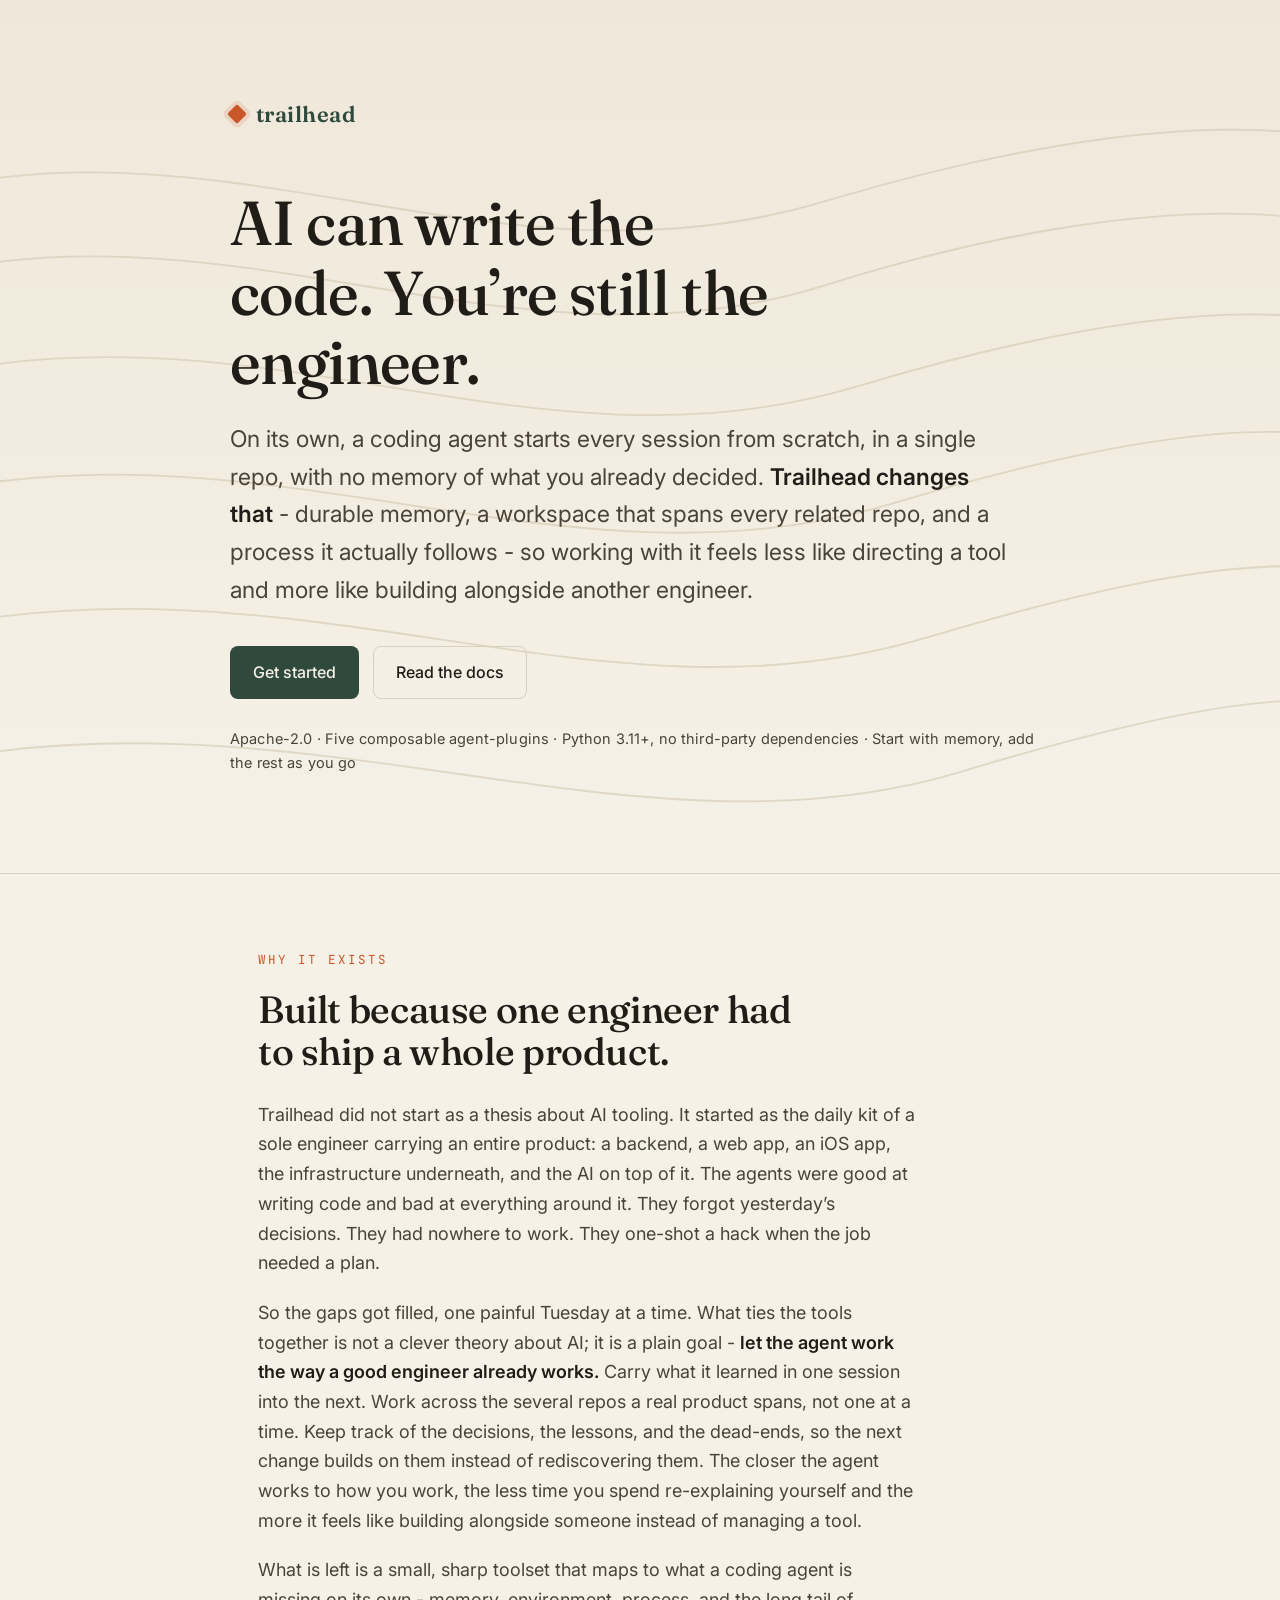
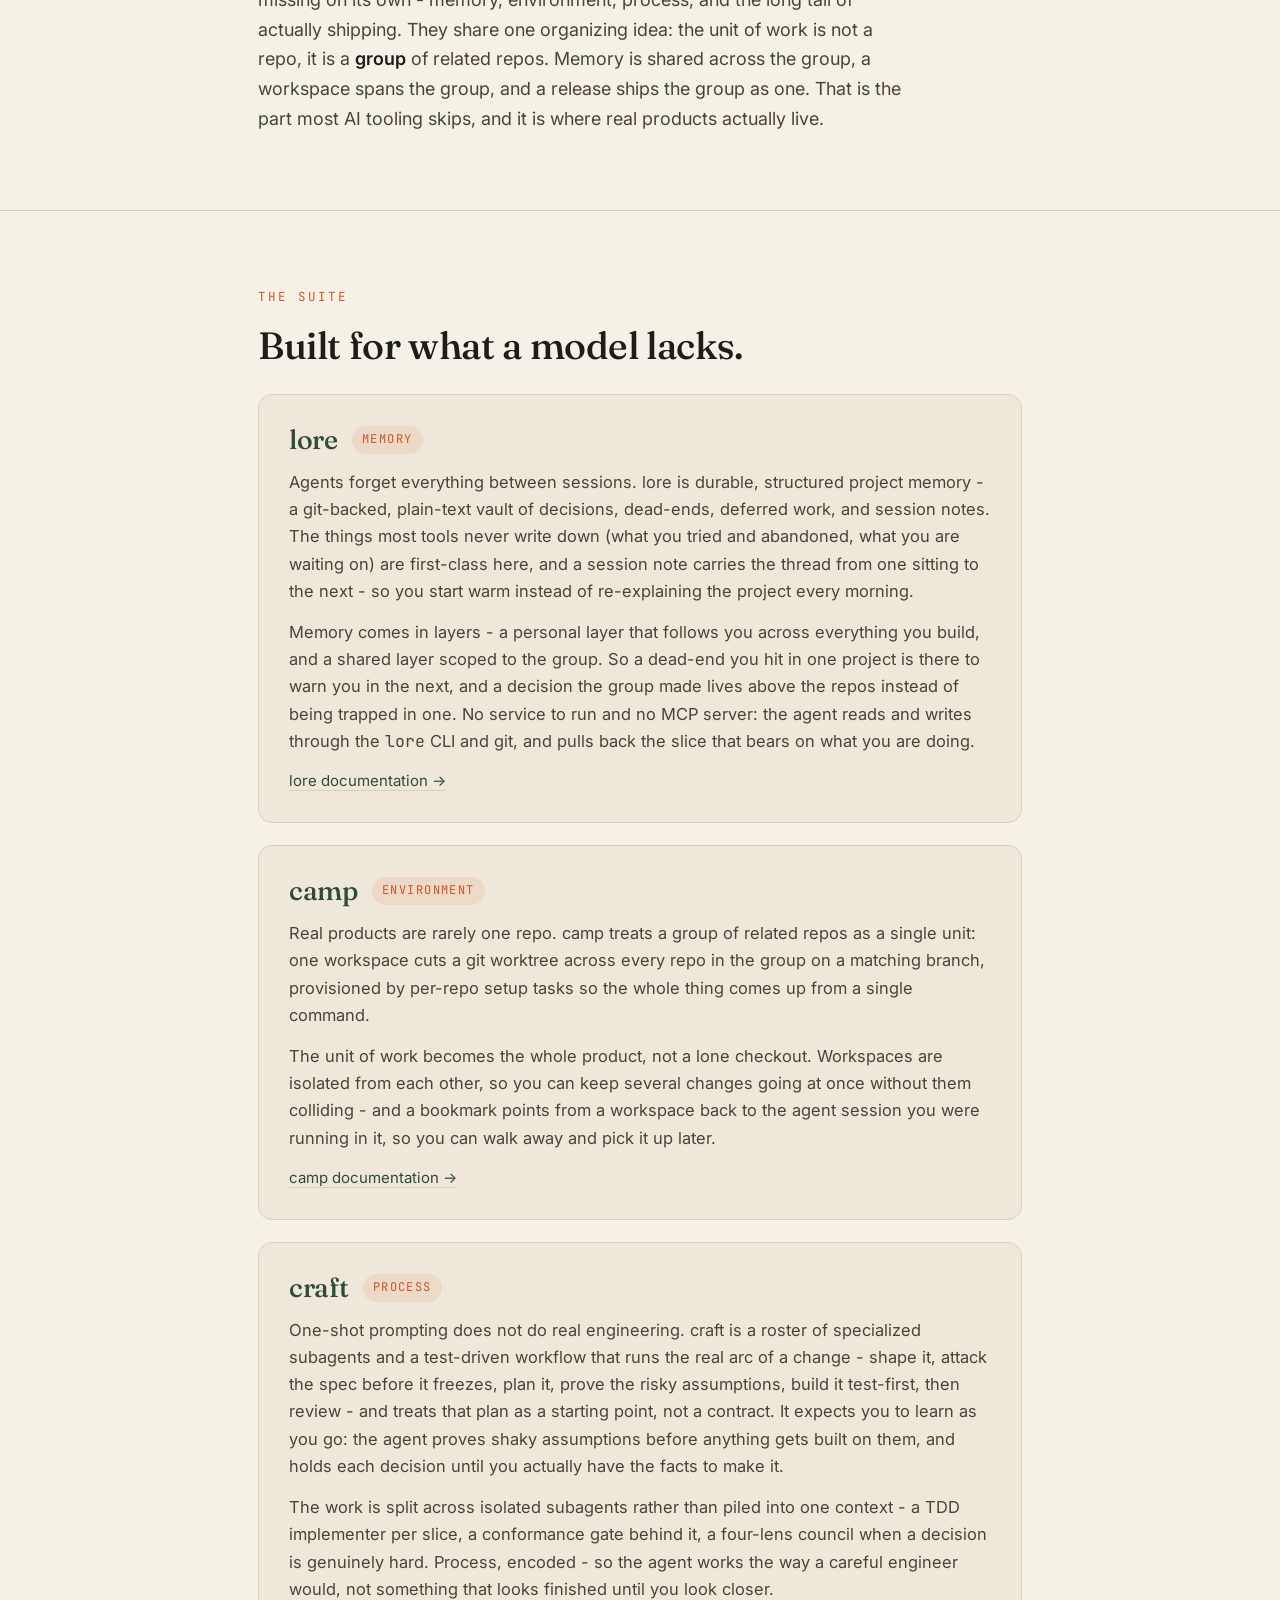
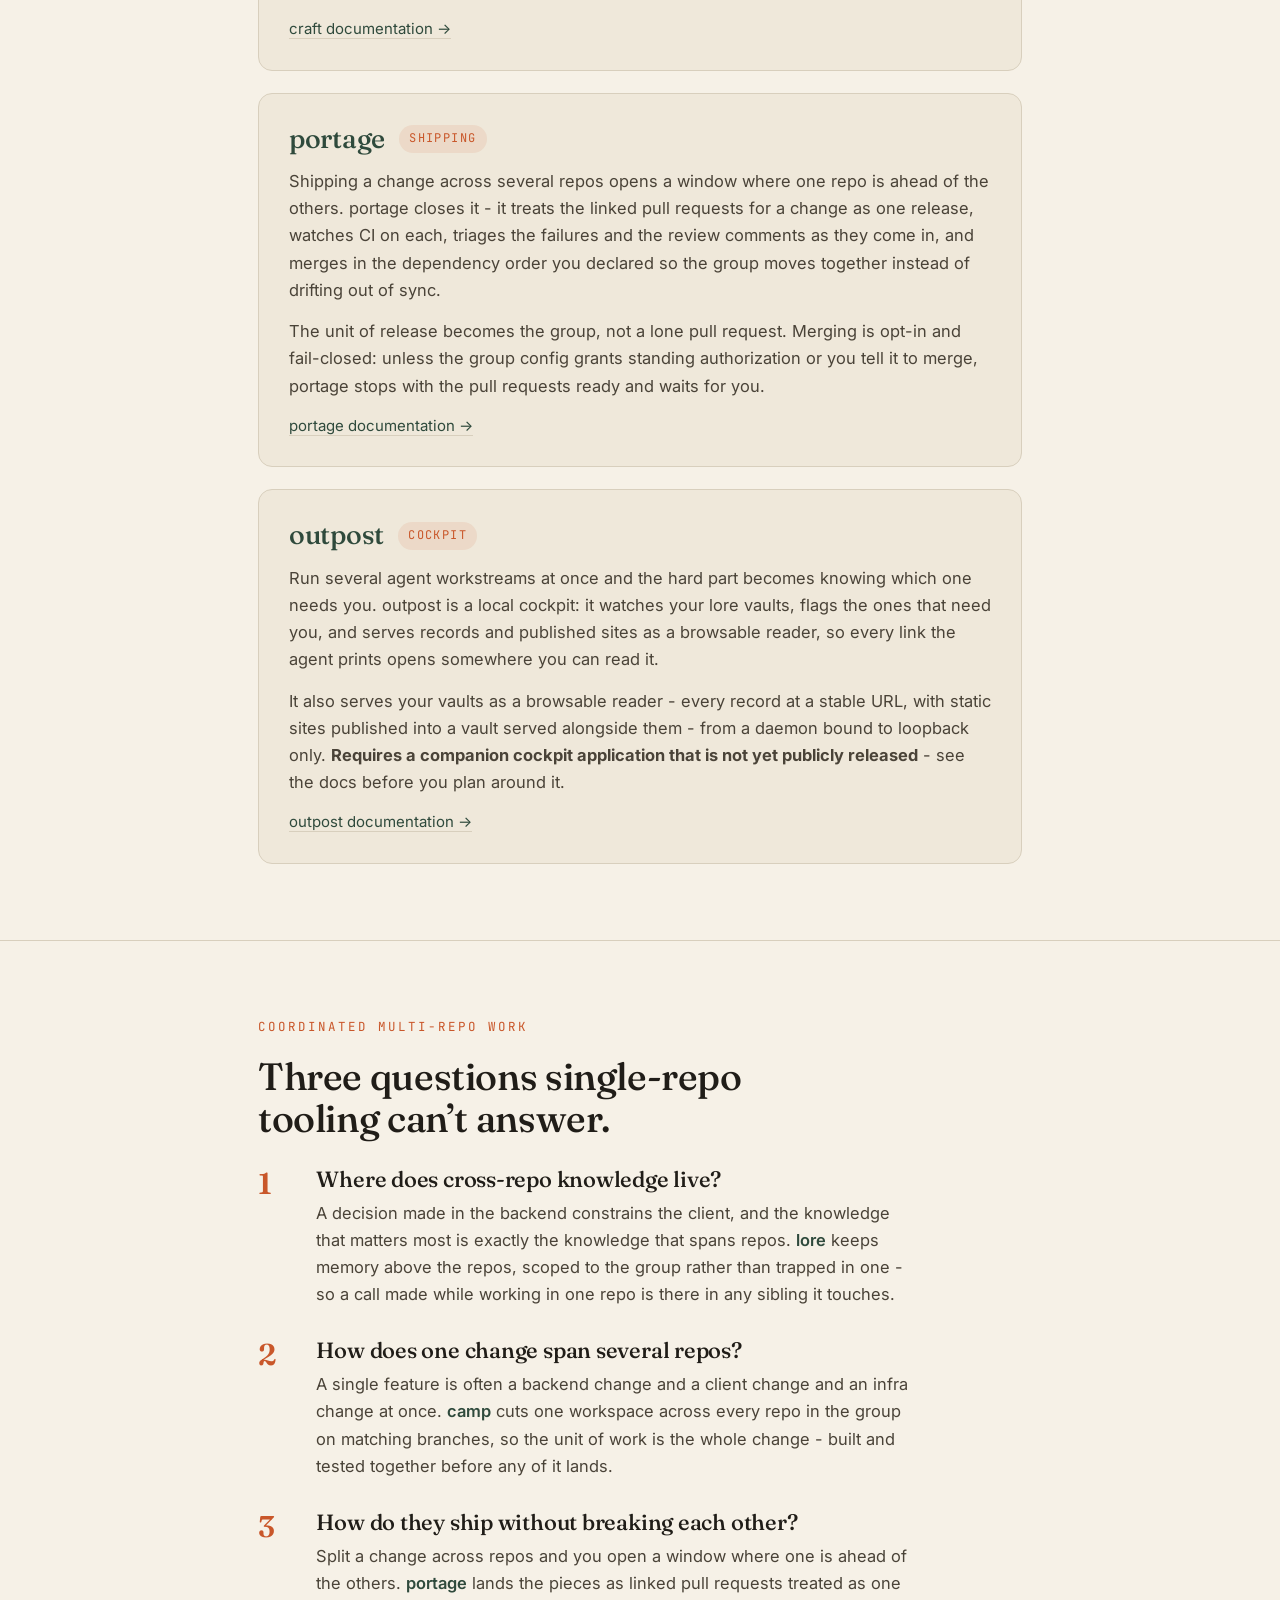
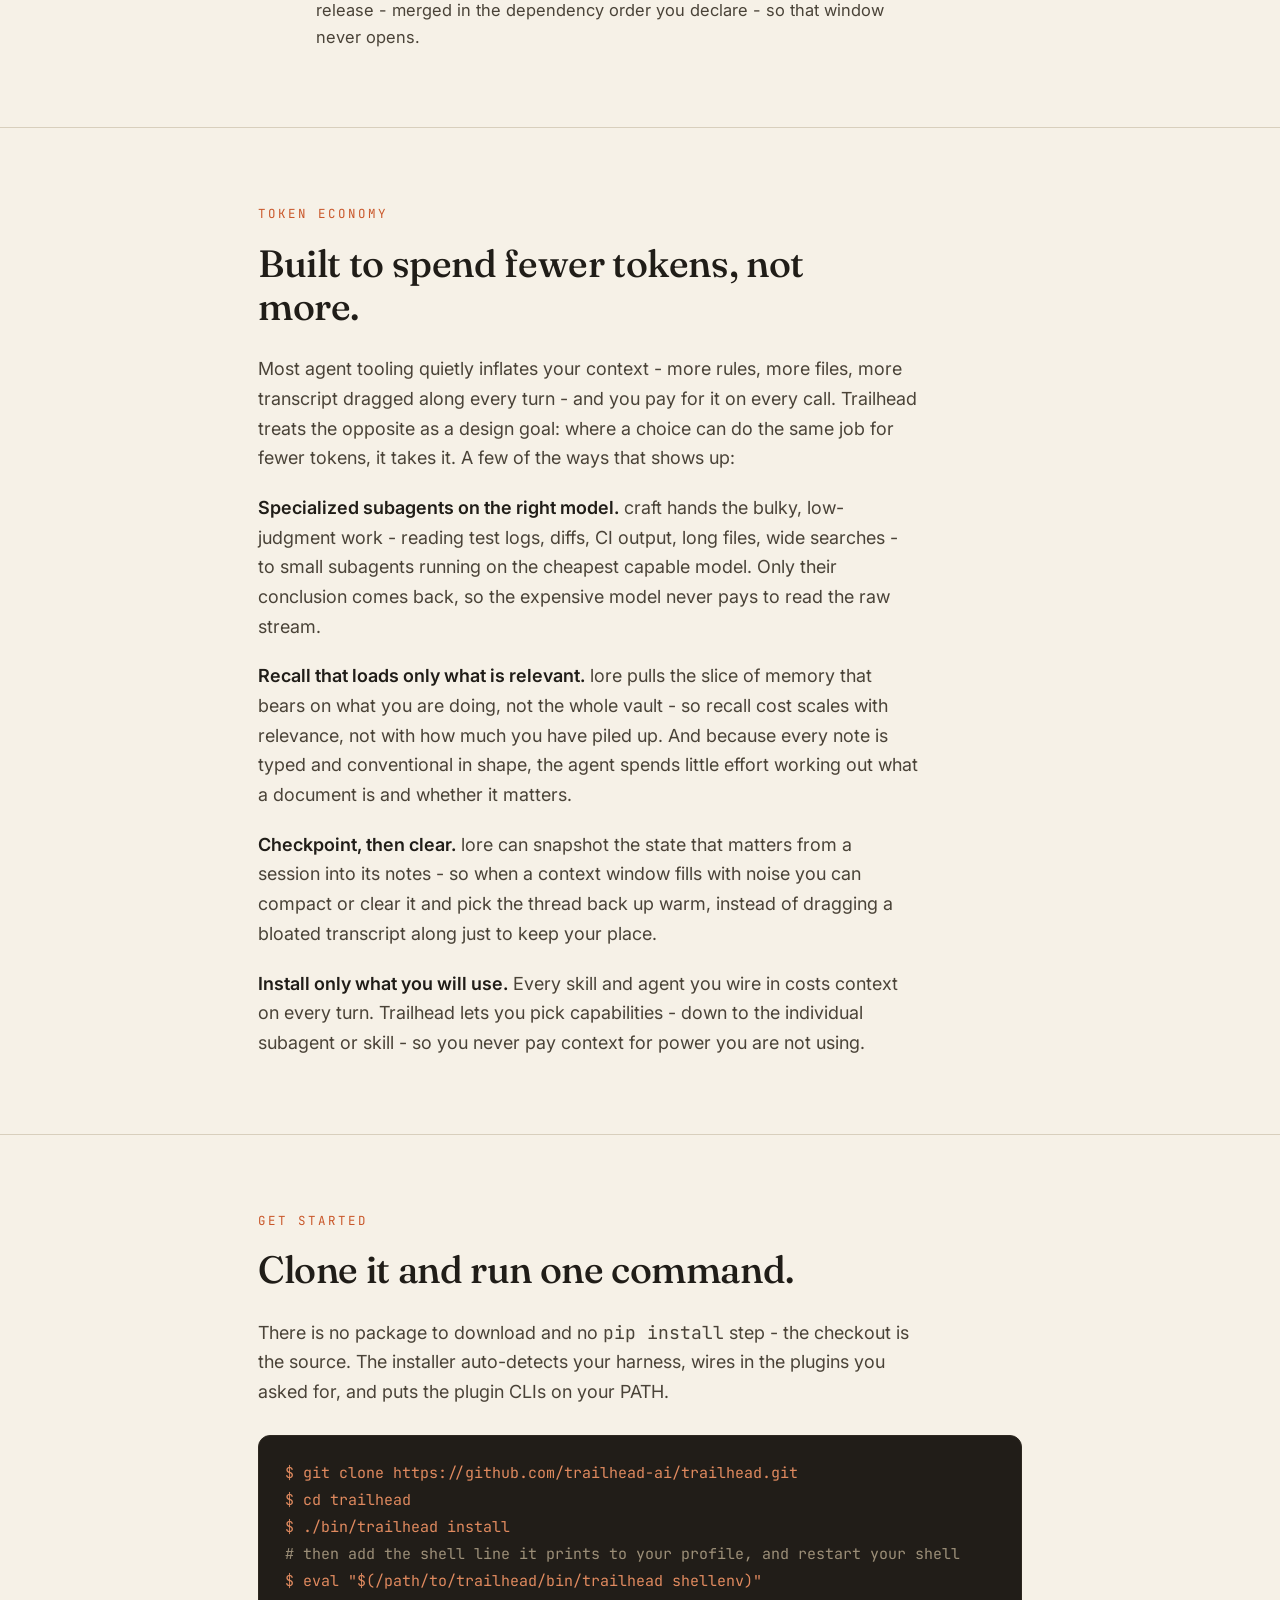
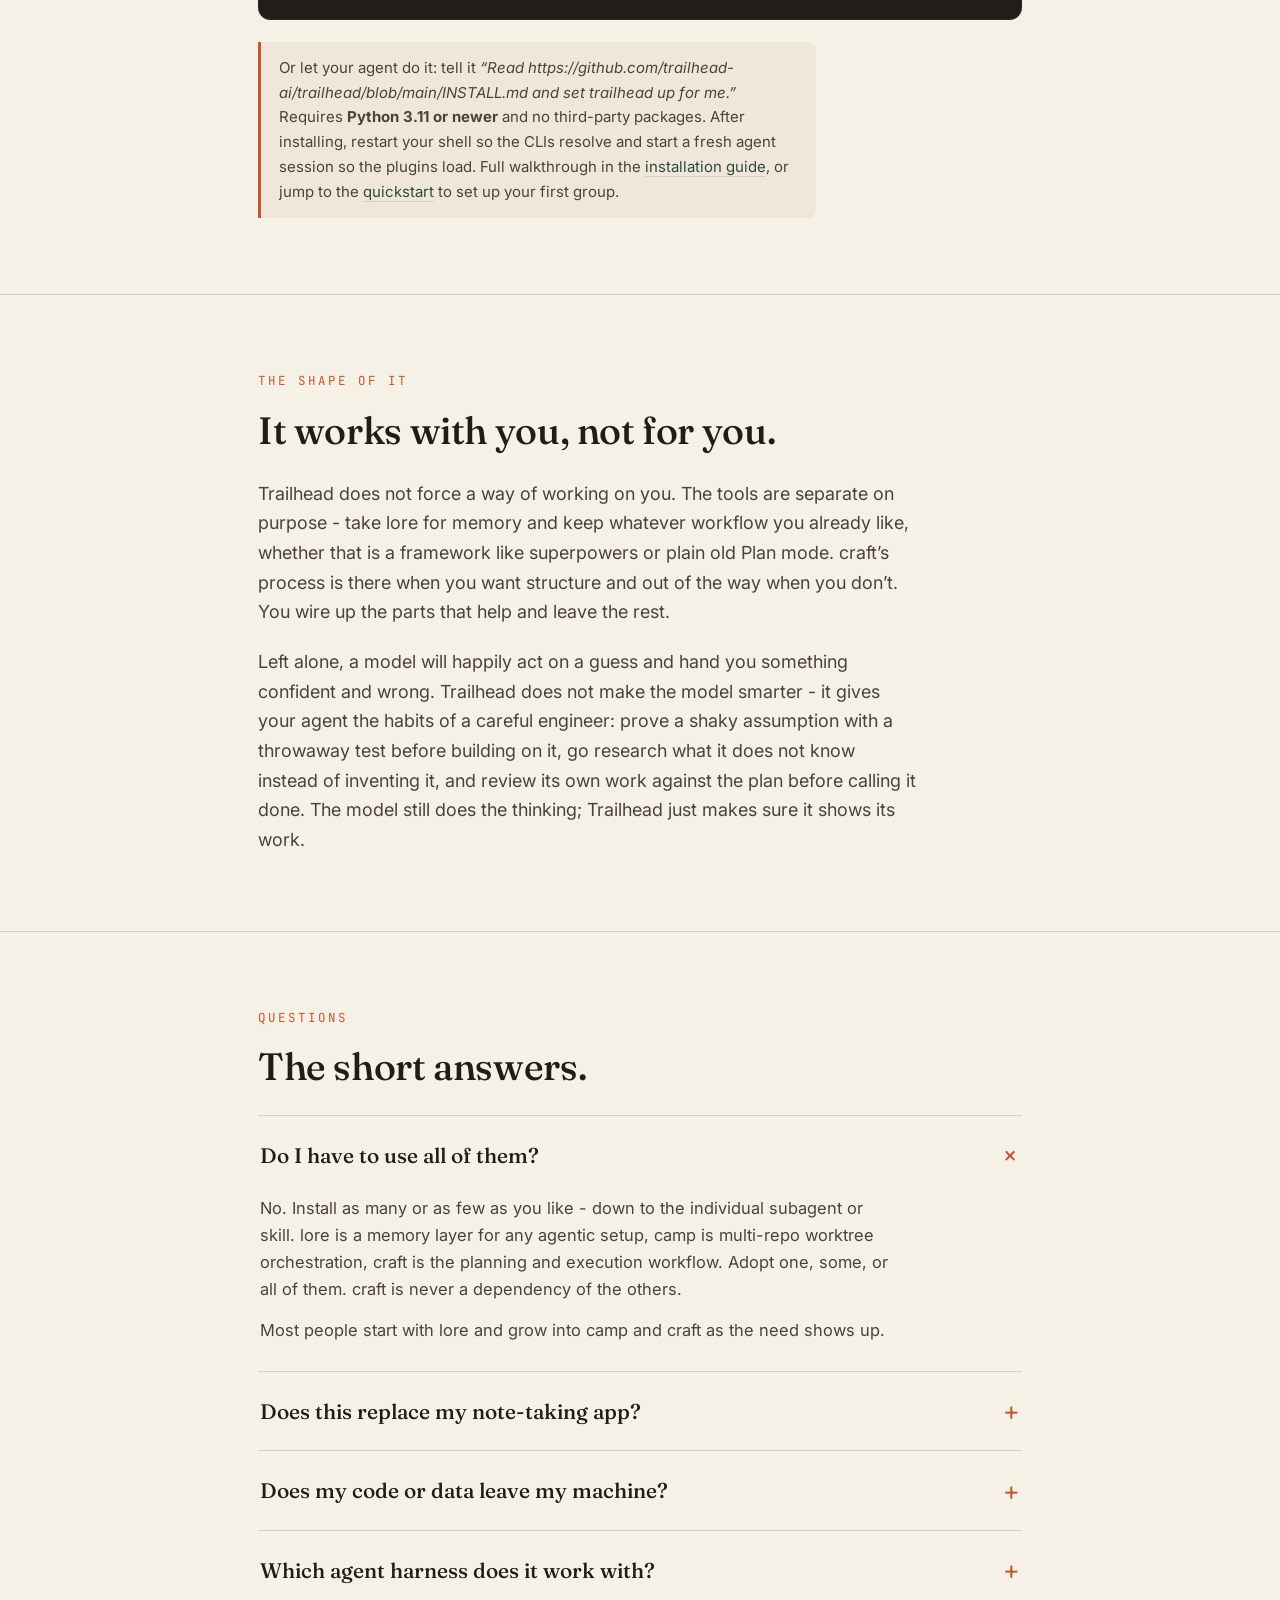
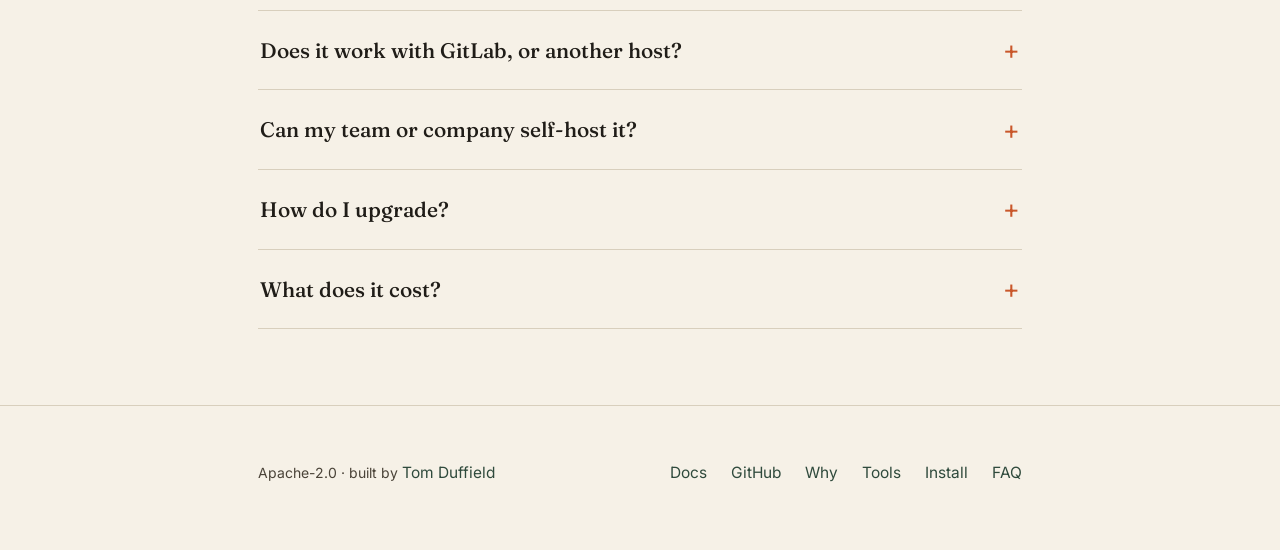
<file: index.html>
<!DOCTYPE html>
<html lang="en">
<head>
  <meta charset="utf-8" />
  <meta name="viewport" content="width=device-width, initial-scale=1" />
  <title>Trailhead - scaffolding for agent-native development</title>
  <meta name="description" content="AI can write the code. It can't yet be an engineer. Trailhead is the scaffolding that closes the gap: memory, environment, process, and shipping for agent-native development. Open source, Apache-2.0." />

  <!-- Open Graph -->
  <meta property="og:title" content="Trailhead" />
  <meta property="og:description" content="AI can write the code. It can't yet be an engineer. Trailhead is the scaffolding that closes the gap." />
  <meta property="og:type" content="website" />

  <link rel="preconnect" href="https://fonts.googleapis.com" />
  <link rel="preconnect" href="https://fonts.gstatic.com" crossorigin />
  <link href="https://fonts.googleapis.com/css2?family=Fraunces:opsz,wght@9..144,400;9..144,500;9..144,600&family=Inter:wght@400;500;600&family=JetBrains+Mono:wght@400;500&display=swap" rel="stylesheet" />
  <link rel="stylesheet" href="assets/site.css" />
</head>
<body>

  <header class="hero">
    <svg class="topo" viewBox="0 0 820 520" preserveAspectRatio="xMidYMid slice" aria-hidden="true">
      <g fill="none" stroke="#cdbfa6" stroke-width="1.1">
        <path d="M-40 120 C 160 60, 320 180, 520 120 S 880 60, 900 140" />
        <path d="M-40 170 C 160 110, 330 230, 520 170 S 880 110, 900 190" />
        <path d="M-40 230 C 180 170, 340 290, 540 230 S 880 170, 900 250" />
        <path d="M-40 300 C 180 240, 360 360, 560 300 S 880 240, 900 320" />
        <path d="M-40 380 C 200 320, 380 440, 580 380 S 880 320, 900 400" />
        <path d="M-40 460 C 200 400, 400 520, 600 460 S 880 400, 900 480" />
      </g>
    </svg>
    <div class="wrap hero-inner">
      <div class="wordmark"><span class="blaze-mark"></span> trailhead</div>
      <h1>AI can write the code. You&rsquo;re still the engineer.</h1>
      <p class="lede">On its own, a coding agent starts every session from scratch, in a single repo, with no memory of what you already decided. <strong>Trailhead changes that</strong> - durable memory, a workspace that spans every related repo, and a process it actually follows - so working with it feels less like directing a tool and more like building alongside another engineer.</p>
      <div class="cta-row">
        <a class="btn btn-primary" href="docs/install.html">Get started</a>
        <a class="btn btn-ghost" href="docs/">Read the docs</a>
      </div>
      <p class="meta-line">Apache-2.0 &middot; Five composable agent-plugins &middot; Python 3.11+, no third-party dependencies &middot; Start with memory, add the rest as you go</p>
    </div>
  </header>

  <main>
    <section id="why">
      <div class="wrap">
        <p class="eyebrow">Why it exists</p>
        <h2>Built because one engineer had to ship a whole product.</h2>
        <div class="prose">
          <p>Trailhead did not start as a thesis about AI tooling. It started as the daily kit of a sole engineer carrying an entire product: a backend, a web app, an iOS app, the infrastructure underneath, and the AI on top of it. The agents were good at writing code and bad at everything around it. They forgot yesterday&rsquo;s decisions. They had nowhere to work. They one-shot a hack when the job needed a plan.</p>
          <p>So the gaps got filled, one painful Tuesday at a time. What ties the tools together is not a clever theory about AI; it is a plain goal - <strong>let the agent work the way a good engineer already works.</strong> Carry what it learned in one session into the next. Work across the several repos a real product spans, not one at a time. Keep track of the decisions, the lessons, and the dead-ends, so the next change builds on them instead of rediscovering them. The closer the agent works to how you work, the less time you spend re-explaining yourself and the more it feels like building alongside someone instead of managing a tool.</p>
          <p>What is left is a small, sharp toolset that maps to what a coding agent is missing on its own - memory, environment, process, and the long tail of actually shipping. They share one organizing idea: the unit of work is not a repo, it is a <strong>group</strong> of related repos. Memory is shared across the group, a workspace spans the group, and a release ships the group as one. That is the part most AI tooling skips, and it is where real products actually live.</p>
        </div>
      </div>
    </section>

    <section id="tools">
      <div class="wrap">
        <p class="eyebrow">The suite</p>
        <h2>Built for what a model lacks.</h2>
        <div class="tools">

          <article class="tool">
            <div class="tool-head"><h3>lore</h3> <span class="tool-gap">Memory</span></div>
            <p>Agents forget everything between sessions. lore is durable, structured project memory - a git-backed, plain-text vault of decisions, dead-ends, deferred work, and session notes. The things most tools never write down (what you tried and abandoned, what you are waiting on) are first-class here, and a session note carries the thread from one sitting to the next - so you start warm instead of re-explaining the project every morning.</p>
            <p>Memory comes in layers - a personal layer that follows you across everything you build, and a shared layer scoped to the group. So a dead-end you hit in one project is there to warn you in the next, and a decision the group made lives above the repos instead of being trapped in one. No service to run and no MCP server: the agent reads and writes through the <code>lore</code> CLI and git, and pulls back the slice that bears on what you are doing.</p>
            <p class="repo-link"><a href="docs/lore.html">lore documentation &rarr;</a></p>
          </article>

          <article class="tool">
            <div class="tool-head"><h3>camp</h3> <span class="tool-gap">Environment</span></div>
            <p>Real products are rarely one repo. camp treats a group of related repos as a single unit: one workspace cuts a git worktree across every repo in the group on a matching branch, provisioned by per-repo setup tasks so the whole thing comes up from a single command.</p>
            <p>The unit of work becomes the whole product, not a lone checkout. Workspaces are isolated from each other, so you can keep several changes going at once without them colliding - and a bookmark points from a workspace back to the agent session you were running in it, so you can walk away and pick it up later.</p>
            <p class="repo-link"><a href="docs/camp.html">camp documentation &rarr;</a></p>
          </article>

          <article class="tool">
            <div class="tool-head"><h3>craft</h3> <span class="tool-gap">Process</span></div>
            <p>One-shot prompting does not do real engineering. craft is a roster of specialized subagents and a test-driven workflow that runs the real arc of a change - shape it, attack the spec before it freezes, plan it, prove the risky assumptions, build it test-first, then review - and treats that plan as a starting point, not a contract. It expects you to learn as you go: the agent proves shaky assumptions before anything gets built on them, and holds each decision until you actually have the facts to make it.</p>
            <p>The work is split across isolated subagents rather than piled into one context - a TDD implementer per slice, a conformance gate behind it, a four-lens council when a decision is genuinely hard. Process, encoded - so the agent works the way a careful engineer would, not something that looks finished until you look closer.</p>
            <p class="repo-link"><a href="docs/craft.html">craft documentation &rarr;</a></p>
          </article>

          <article class="tool">
            <div class="tool-head"><h3>portage</h3> <span class="tool-gap">Shipping</span></div>
            <p>Shipping a change across several repos opens a window where one repo is ahead of the others. portage closes it - it treats the linked pull requests for a change as one release, watches CI on each, triages the failures and the review comments as they come in, and merges in the dependency order you declared so the group moves together instead of drifting out of sync.</p>
            <p>The unit of release becomes the group, not a lone pull request. Merging is opt-in and fail-closed: unless the group config grants standing authorization or you tell it to merge, portage stops with the pull requests ready and waits for you.</p>
            <p class="repo-link"><a href="docs/portage.html">portage documentation &rarr;</a></p>
          </article>

          <article class="tool">
            <div class="tool-head"><h3>outpost</h3> <span class="tool-gap">Cockpit</span></div>
            <p>Run several agent workstreams at once and the hard part becomes knowing which one needs you. outpost is a local cockpit: it watches your lore vaults, flags the ones that need you, and serves records and published sites as a browsable reader, so every link the agent prints opens somewhere you can read it.</p>
            <p>It also serves your vaults as a browsable reader - every record at a stable URL, with static sites published into a vault served alongside them - from a daemon bound to loopback only. <strong>Requires a companion cockpit application that is not yet publicly released</strong> - see the docs before you plan around it.</p>
            <p class="repo-link"><a href="docs/outpost.html">outpost documentation &rarr;</a></p>
          </article>

        </div>
      </div>
    </section>

    <section id="how">
      <div class="wrap">
        <p class="eyebrow">Coordinated multi-repo work</p>
        <h2>Three questions single-repo tooling can&rsquo;t answer.</h2>
        <div class="qa">

          <div class="qa-item">
            <div class="qa-num">1</div>
            <div class="qa-body">
              <h3>Where does cross-repo knowledge live?</h3>
              <p>A decision made in the backend constrains the client, and the knowledge that matters most is exactly the knowledge that spans repos. <strong>lore</strong> keeps memory above the repos, scoped to the group rather than trapped in one - so a call made while working in one repo is there in any sibling it touches.</p>
            </div>
          </div>

          <div class="qa-item">
            <div class="qa-num">2</div>
            <div class="qa-body">
              <h3>How does one change span several repos?</h3>
              <p>A single feature is often a backend change and a client change and an infra change at once. <strong>camp</strong> cuts one workspace across every repo in the group on matching branches, so the unit of work is the whole change - built and tested together before any of it lands.</p>
            </div>
          </div>

          <div class="qa-item">
            <div class="qa-num">3</div>
            <div class="qa-body">
              <h3>How do they ship without breaking each other?</h3>
              <p>Split a change across repos and you open a window where one is ahead of the others. <strong>portage</strong> lands the pieces as linked pull requests treated as one release - merged in the dependency order you declare - so that window never opens.</p>
            </div>
          </div>

        </div>
      </div>
    </section>

    <section id="efficiency">
      <div class="wrap">
        <p class="eyebrow">Token economy</p>
        <h2>Built to spend fewer tokens, not more.</h2>
        <div class="prose">
          <p>Most agent tooling quietly inflates your context - more rules, more files, more transcript dragged along every turn - and you pay for it on every call. Trailhead treats the opposite as a design goal: where a choice can do the same job for fewer tokens, it takes it. A few of the ways that shows up:</p>
          <p><strong>Specialized subagents on the right model.</strong> craft hands the bulky, low-judgment work - reading test logs, diffs, CI output, long files, wide searches - to small subagents running on the cheapest capable model. Only their conclusion comes back, so the expensive model never pays to read the raw stream.</p>
          <p><strong>Recall that loads only what is relevant.</strong> lore pulls the slice of memory that bears on what you are doing, not the whole vault - so recall cost scales with relevance, not with how much you have piled up. And because every note is typed and conventional in shape, the agent spends little effort working out what a document is and whether it matters.</p>
          <p><strong>Checkpoint, then clear.</strong> lore can snapshot the state that matters from a session into its notes - so when a context window fills with noise you can compact or clear it and pick the thread back up warm, instead of dragging a bloated transcript along just to keep your place.</p>
          <p><strong>Install only what you will use.</strong> Every skill and agent you wire in costs context on every turn. Trailhead lets you pick capabilities - down to the individual subagent or skill - so you never pay context for power you are not using.</p>
        </div>
      </div>
    </section>

    <section id="start">
      <div class="wrap">
        <p class="eyebrow">Get started</p>
        <h2>Clone it and run one command.</h2>
        <div class="prose" style="margin-bottom: 28px;">
          <p>There is no package to download and no <code>pip install</code> step - the checkout is the source. The installer auto-detects your harness, wires in the plugins you asked for, and puts the plugin CLIs on your PATH.</p>
        </div>

<pre><span class="p">$ git clone https://github.com/trailhead-ai/trailhead.git</span>
<span class="p">$ cd trailhead</span>
<span class="p">$ ./bin/trailhead install</span>
<span class="c"># then add the shell line it prints to your profile, and restart your shell</span>
<span class="p">$ eval "$(/path/to/trailhead/bin/trailhead shellenv)"</span></pre>

        <div class="note">
          Or let your agent do it: tell it <em>&ldquo;Read https://github.com/trailhead-ai/trailhead/blob/main/INSTALL.md and set trailhead up for me.&rdquo;</em><br />
          Requires <strong>Python 3.11 or newer</strong> and no third-party packages. After installing, restart your shell so the CLIs resolve and start a fresh agent session so the plugins load. Full walkthrough in the <a href="docs/install.html">installation guide</a>, or jump to the <a href="docs/quickstart.html">quickstart</a> to set up your first group.
        </div>
      </div>
    </section>

    <section id="philosophy">
      <div class="wrap">
        <p class="eyebrow">The shape of it</p>
        <h2>It works with you, not for you.</h2>
        <div class="prose">
          <p>Trailhead does not force a way of working on you. The tools are separate on purpose - take lore for memory and keep whatever workflow you already like, whether that is a framework like superpowers or plain old Plan mode. craft&rsquo;s process is there when you want structure and out of the way when you don&rsquo;t. You wire up the parts that help and leave the rest.</p>
          <p>Left alone, a model will happily act on a guess and hand you something confident and wrong. Trailhead does not make the model smarter - it gives your agent the habits of a careful engineer: prove a shaky assumption with a throwaway test before building on it, go research what it does not know instead of inventing it, and review its own work against the plan before calling it done. The model still does the thinking; Trailhead just makes sure it shows its work.</p>
        </div>
      </div>
    </section>
    <section id="faq">
      <div class="wrap">
        <p class="eyebrow">Questions</p>
        <h2>The short answers.</h2>
        <div class="faq">

          <details open>
            <summary>Do I have to use all of them? <span class="chev">+</span></summary>
            <div class="answer">
              <p>No. Install as many or as few as you like - down to the individual subagent or skill. lore is a memory layer for any agentic setup, camp is multi-repo worktree orchestration, craft is the planning and execution workflow. Adopt one, some, or all of them. craft is never a dependency of the others.</p>
              <p>Most people start with lore and grow into camp and craft as the need shows up.</p>
            </div>
          </details>

          <details>
            <summary>Does this replace my note-taking app? <span class="chev">+</span></summary>
            <div class="answer">
              <p>No. lore is agent-native project memory - typed, machine-readable knowledge the agent captures and recalls to do work. It does a different job than a personal knowledge base, and it sits happily alongside whatever you already use for notes.</p>
            </div>
          </details>

          <details>
            <summary>Does my code or data leave my machine? <span class="chev">+</span></summary>
            <div class="answer">
              <p>No. Everything is local-first and plain-text - a git-backed vault and plain files on disk. There is no cloud service in the loop and nothing phones home, which also makes the suite a fit for regulated environments. There is no MCP server to run either: the agent works through the CLIs over your shell.</p>
            </div>
          </details>

          <details>
            <summary>Which agent harness does it work with? <span class="chev">+</span></summary>
            <div class="answer">
              <p>Trailhead is harness-neutral by design - every capability wires through a harness seam, a single interface between the tools and whatever agent is driving them. <strong>Claude Code is the harness that ships today.</strong> Supporting a new one means implementing that one interface and registering it; it requires no changes to the shared install path.</p>
            </div>
          </details>

          <details>
            <summary>Does it work with GitLab, or another host? <span class="chev">+</span></summary>
            <div class="answer">
              <p>Not yet. lore, camp, and craft are host-agnostic - they only need git. portage reaches a code host to open, watch, and merge pull requests, and <strong>GitHub is the only provider implemented today</strong>. The provider sits behind its own interface, so adding another is a contained change rather than a rewrite.</p>
            </div>
          </details>

          <details>
            <summary>Can my team or company self-host it? <span class="chev">+</span></summary>
            <div class="answer">
              <p>Yes. Forked and self-hosted installs are first-class - point it at your own repositories, run the whole suite off your own infrastructure, no hardcoded upstream and no callbacks required. Installing from your own fork is the same clone-and-run flow.</p>
            </div>
          </details>

          <details>
            <summary>How do I upgrade? <span class="chev">+</span></summary>
            <div class="answer">
              <p><code>git pull</code> in the checkout and re-run <code>./bin/trailhead install</code>. Upgrades are additive - re-running install only adds, so removing something from your config never removes it from the install. To drop pieces, uninstall and re-install with a narrower config. Uninstalling keeps your data: the vault, your groups, and each plugin&rsquo;s data survive a later re-install.</p>
            </div>
          </details>

          <details>
            <summary>What does it cost? <span class="chev">+</span></summary>
            <div class="answer">
              <p>Nothing. Trailhead is open source under Apache-2.0 - free to use, free to fork. You pay your model provider for tokens, as you already do.</p>
            </div>
          </details>

        </div>
      </div>
    </section>
  </main>

  <footer>
    <div class="wrap footer-row">
      <span class="fine">Apache-2.0 &middot; built by <a href="https://tomduffield.com">Tom Duffield</a></span>
      <span class="links">
        <a href="docs/">Docs</a>
        <a href="https://github.com/trailhead-ai/trailhead">GitHub</a>
        <a href="#why">Why</a>
        <a href="#tools">Tools</a>
        <a href="#start">Install</a>
        <a href="#faq">FAQ</a>
      </span>
    </div>
  </footer>

</body>
</html>
</file>
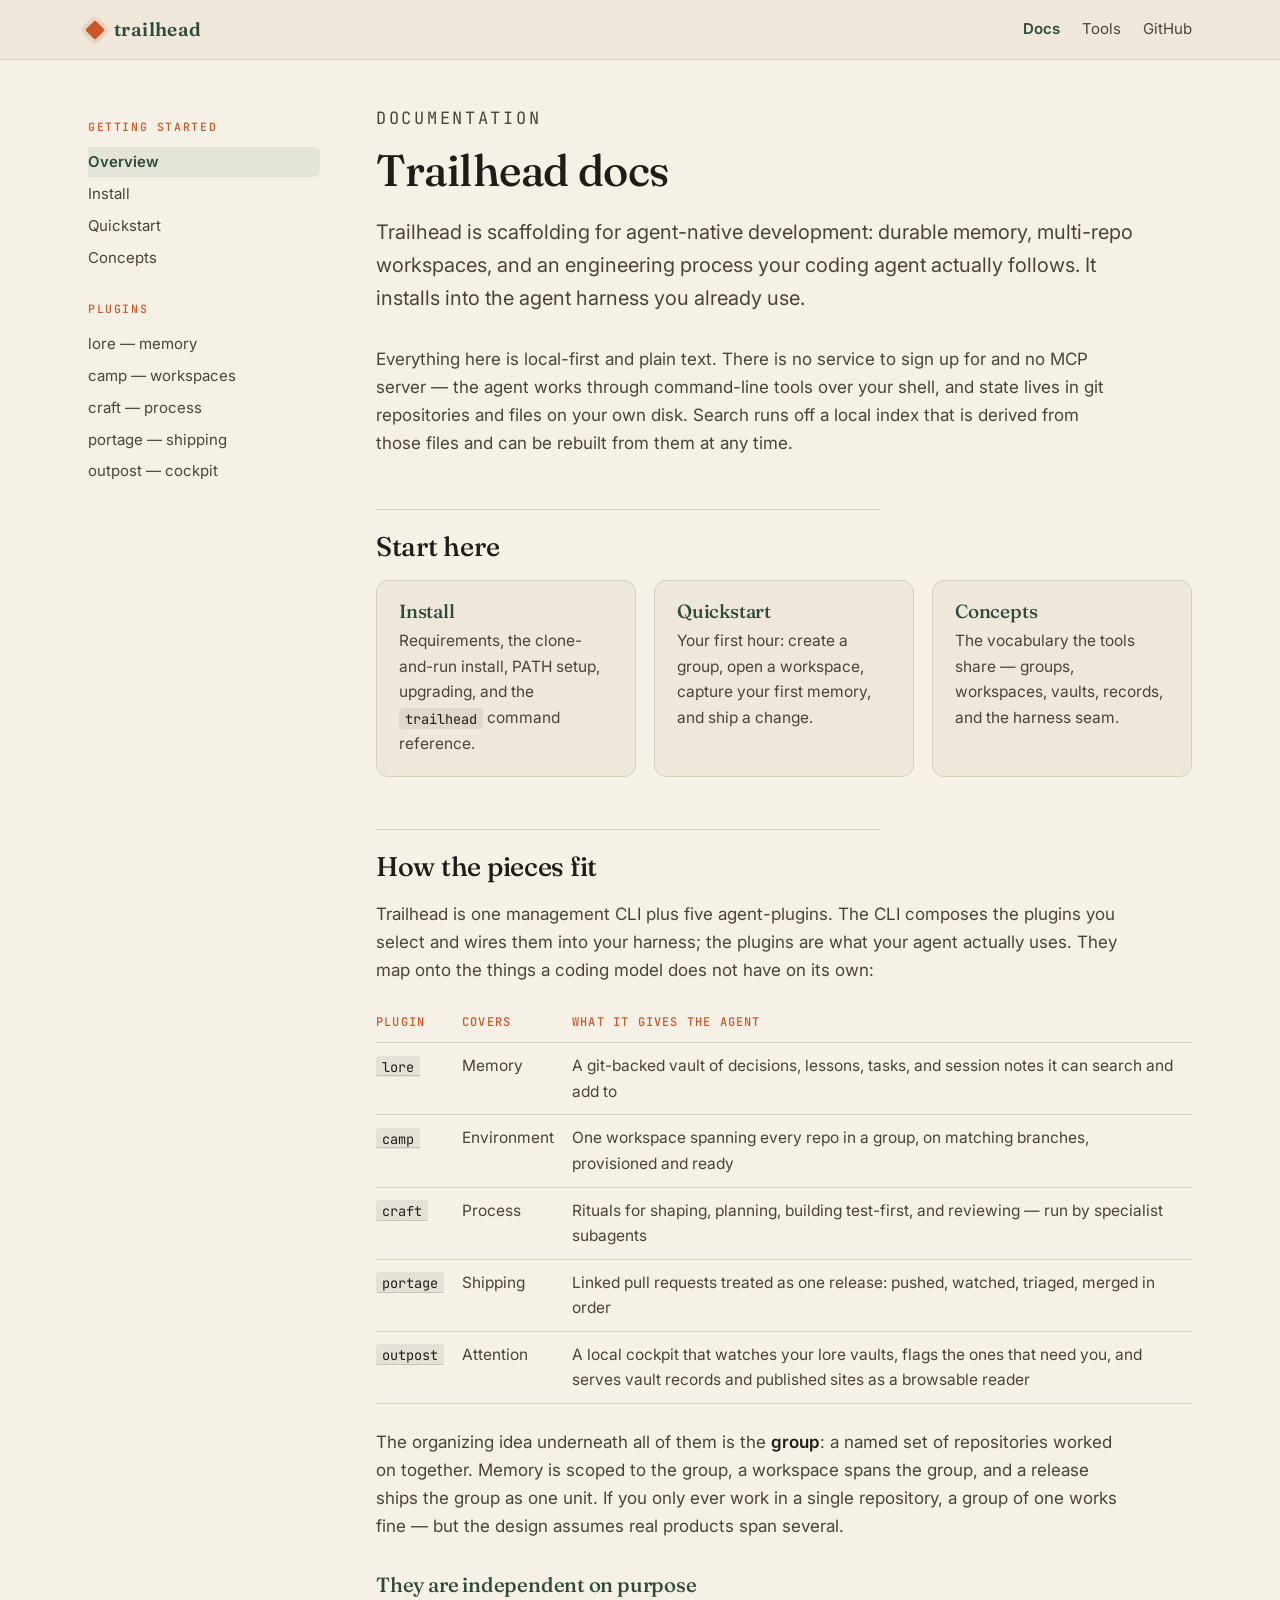
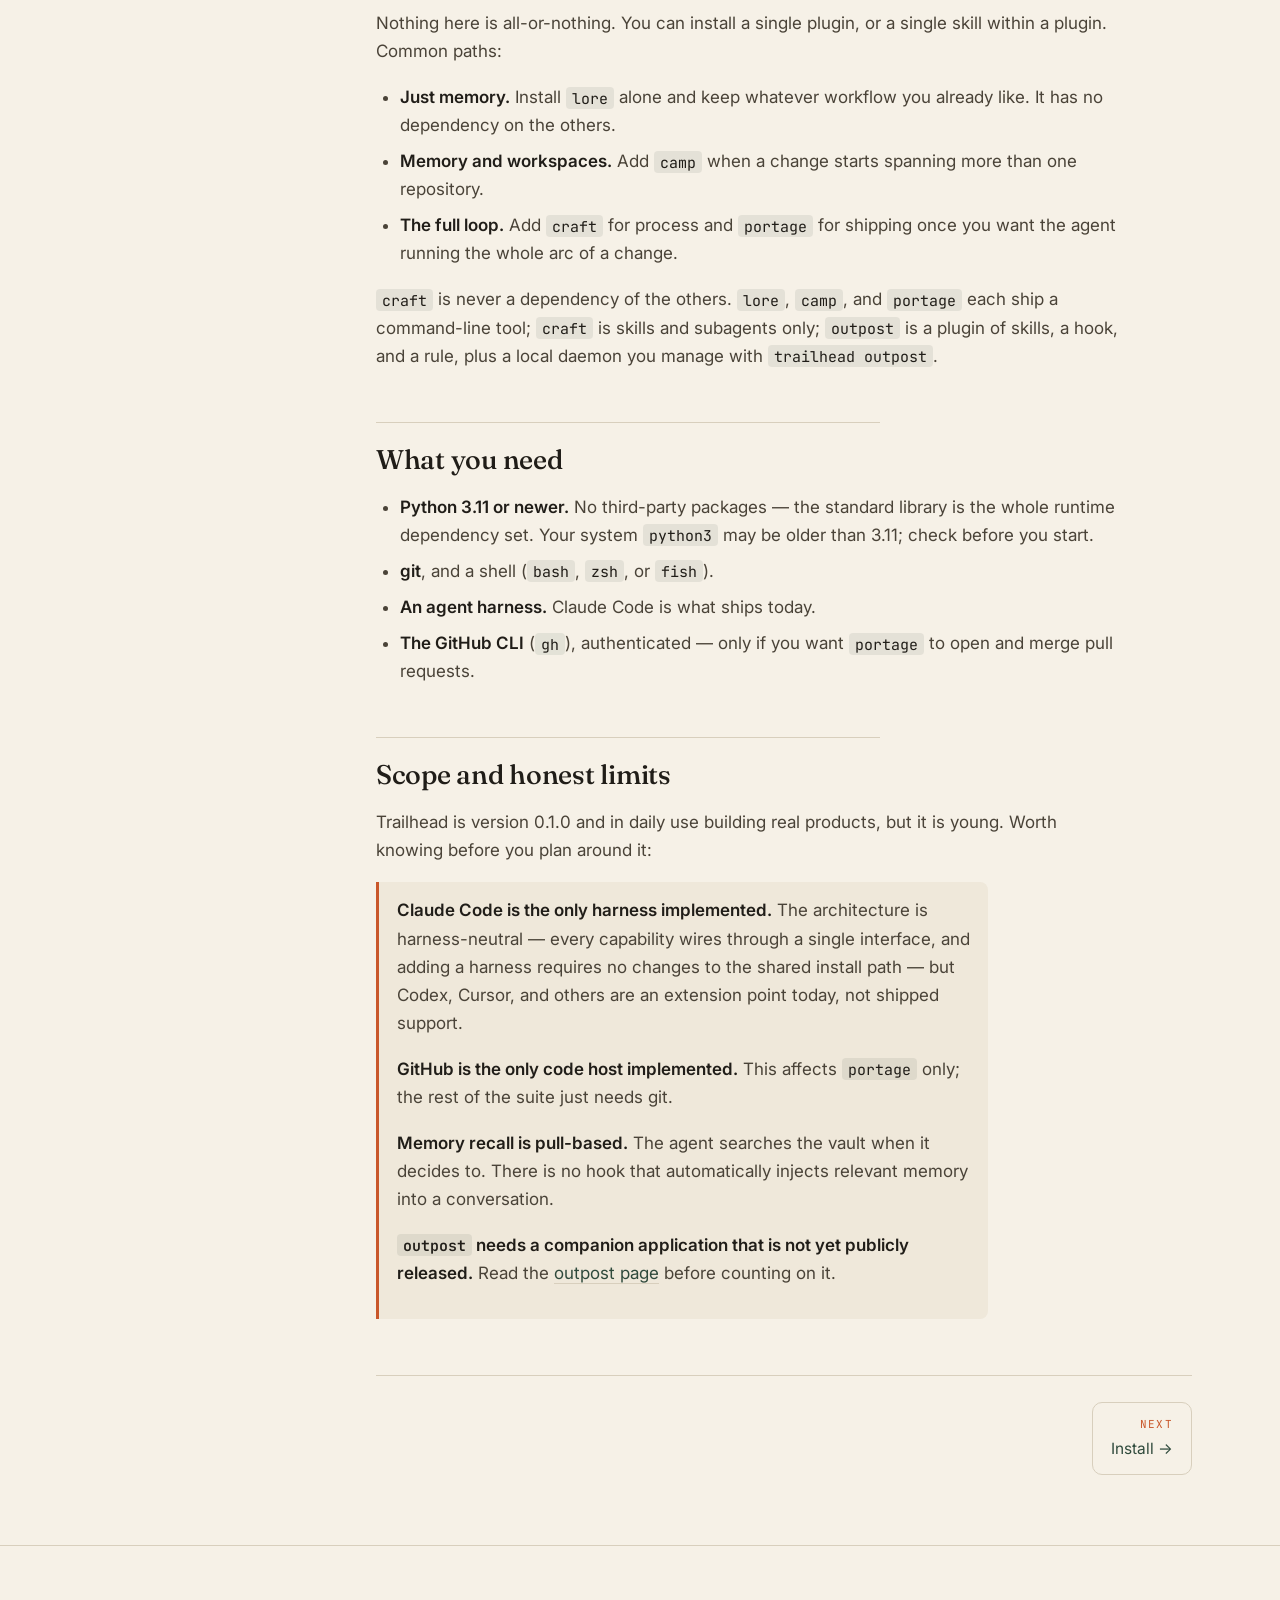
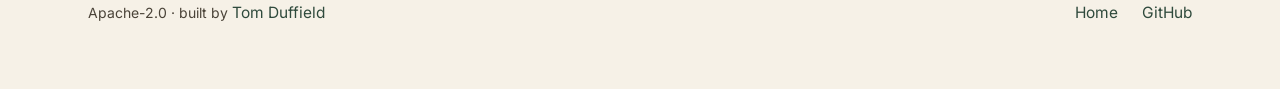
<file: docs/index.html>
<!DOCTYPE html>
<html lang="en">
<head>
  <meta charset="utf-8" />
  <meta name="viewport" content="width=device-width, initial-scale=1" />
  <title>Trailhead docs - overview</title>
  <meta name="description" content="Documentation for Trailhead: what it is, how the five agent-plugins fit together, and where to start." />
  <link rel="preconnect" href="https://fonts.googleapis.com" />
  <link rel="preconnect" href="https://fonts.gstatic.com" crossorigin />
  <link href="https://fonts.googleapis.com/css2?family=Fraunces:opsz,wght@9..144,400;9..144,500;9..144,600&family=Inter:wght@400;500;600&family=JetBrains+Mono:wght@400;500&display=swap" rel="stylesheet" />
  <link rel="stylesheet" href="../assets/site.css" />
</head>
<body>

  <div class="topbar">
    <div class="topbar-inner">
      <a class="wordmark" href="../index.html"><span class="blaze-mark"></span> trailhead</a>
      <nav>
        <a href="index.html" class="current">Docs</a>
        <a href="../index.html#tools">Tools</a>
        <a href="https://github.com/trailhead-ai/trailhead">GitHub</a>
      </nav>
    </div>
  </div>

  <div class="docs-shell">
    <aside class="docs-nav">
      <h4>Getting started</h4>
      <ul>
        <li><a href="index.html" class="current">Overview</a></li>
        <li><a href="install.html">Install</a></li>
        <li><a href="quickstart.html">Quickstart</a></li>
        <li><a href="concepts.html">Concepts</a></li>
      </ul>
      <h4>Plugins</h4>
      <ul>
        <li><a href="lore.html">lore &mdash; memory</a></li>
        <li><a href="camp.html">camp &mdash; workspaces</a></li>
        <li><a href="craft.html">craft &mdash; process</a></li>
        <li><a href="portage.html">portage &mdash; shipping</a></li>
        <li><a href="outpost.html">outpost &mdash; cockpit</a></li>
      </ul>
    </aside>

    <main class="docs-main">
      <p class="eyebrow">Documentation</p>
      <h1>Trailhead docs</h1>
      <p class="lede">Trailhead is scaffolding for agent-native development: durable memory, multi-repo workspaces, and an engineering process your coding agent actually follows. It installs into the agent harness you already use.</p>

      <p>Everything here is local-first and plain text. There is no service to sign up for and no MCP server &mdash; the agent works through command-line tools over your shell, and state lives in git repositories and files on your own disk. Search runs off a local index that is derived from those files and can be rebuilt from them at any time.</p>

      <h2>Start here</h2>
      <div class="card-grid">
        <a class="card" href="install.html">
          <h3>Install</h3>
          <p>Requirements, the clone-and-run install, PATH setup, upgrading, and the <code>trailhead</code> command reference.</p>
        </a>
        <a class="card" href="quickstart.html">
          <h3>Quickstart</h3>
          <p>Your first hour: create a group, open a workspace, capture your first memory, and ship a change.</p>
        </a>
        <a class="card" href="concepts.html">
          <h3>Concepts</h3>
          <p>The vocabulary the tools share &mdash; groups, workspaces, vaults, records, and the harness seam.</p>
        </a>
      </div>

      <h2>How the pieces fit</h2>
      <p>Trailhead is one management CLI plus five agent-plugins. The CLI composes the plugins you select and wires them into your harness; the plugins are what your agent actually uses. They map onto the things a coding model does not have on its own:</p>

      <div class="table-scroll">
        <table>
          <thead>
            <tr><th>Plugin</th><th>Covers</th><th>What it gives the agent</th></tr>
          </thead>
          <tbody>
            <tr><td><a href="lore.html"><code>lore</code></a></td><td>Memory</td><td>A git-backed vault of decisions, lessons, tasks, and session notes it can search and add to</td></tr>
            <tr><td><a href="camp.html"><code>camp</code></a></td><td>Environment</td><td>One workspace spanning every repo in a group, on matching branches, provisioned and ready</td></tr>
            <tr><td><a href="craft.html"><code>craft</code></a></td><td>Process</td><td>Rituals for shaping, planning, building test-first, and reviewing &mdash; run by specialist subagents</td></tr>
            <tr><td><a href="portage.html"><code>portage</code></a></td><td>Shipping</td><td>Linked pull requests treated as one release: pushed, watched, triaged, merged in order</td></tr>
            <tr><td><a href="outpost.html"><code>outpost</code></a></td><td>Attention</td><td>A local cockpit that watches your lore vaults, flags the ones that need you, and serves vault records and published sites as a browsable reader</td></tr>
          </tbody>
        </table>
      </div>

      <p>The organizing idea underneath all of them is the <strong>group</strong>: a named set of repositories worked on together. Memory is scoped to the group, a workspace spans the group, and a release ships the group as one unit. If you only ever work in a single repository, a group of one works fine &mdash; but the design assumes real products span several.</p>

      <h3>They are independent on purpose</h3>
      <p>Nothing here is all-or-nothing. You can install a single plugin, or a single skill within a plugin. Common paths:</p>
      <ul>
        <li><strong>Just memory.</strong> Install <code>lore</code> alone and keep whatever workflow you already like. It has no dependency on the others.</li>
        <li><strong>Memory and workspaces.</strong> Add <code>camp</code> when a change starts spanning more than one repository.</li>
        <li><strong>The full loop.</strong> Add <code>craft</code> for process and <code>portage</code> for shipping once you want the agent running the whole arc of a change.</li>
      </ul>
      <p><code>craft</code> is never a dependency of the others. <code>lore</code>, <code>camp</code>, and <code>portage</code> each ship a command-line tool; <code>craft</code> is skills and subagents only; <code>outpost</code> is a plugin of skills, a hook, and a rule, plus a local daemon you manage with <code>trailhead outpost</code>.</p>

      <h2>What you need</h2>
      <ul>
        <li><strong>Python 3.11 or newer.</strong> No third-party packages &mdash; the standard library is the whole runtime dependency set. Your system <code>python3</code> may be older than 3.11; check before you start.</li>
        <li><strong>git</strong>, and a shell (<code>bash</code>, <code>zsh</code>, or <code>fish</code>).</li>
        <li><strong>An agent harness.</strong> Claude Code is what ships today.</li>
        <li><strong>The GitHub CLI</strong> (<code>gh</code>), authenticated &mdash; only if you want <code>portage</code> to open and merge pull requests.</li>
      </ul>

      <h2>Scope and honest limits</h2>
      <p>Trailhead is version 0.1.0 and in daily use building real products, but it is young. Worth knowing before you plan around it:</p>
      <div class="note">
        <p><strong>Claude Code is the only harness implemented.</strong> The architecture is harness-neutral &mdash; every capability wires through a single interface, and adding a harness requires no changes to the shared install path &mdash; but Codex, Cursor, and others are an extension point today, not shipped support.</p>
        <p><strong>GitHub is the only code host implemented.</strong> This affects <code>portage</code> only; the rest of the suite just needs git.</p>
        <p><strong>Memory recall is pull-based.</strong> The agent searches the vault when it decides to. There is no hook that automatically injects relevant memory into a conversation.</p>
        <p><strong><code>outpost</code> needs a companion application that is not yet publicly released.</strong> Read the <a href="outpost.html">outpost page</a> before counting on it.</p>
      </div>

      <div class="pager">
        <a class="next" href="install.html"><span class="dir">Next</span> Install &rarr;</a>
      </div>
    </main>
  </div>

  <footer class="docs-foot">
    <div class="wrap footer-row">
      <span class="fine">Apache-2.0 &middot; built by <a href="https://tomduffield.com">Tom Duffield</a></span>
      <span class="links">
        <a href="../index.html">Home</a>
        <a href="https://github.com/trailhead-ai/trailhead">GitHub</a>
      </span>
    </div>
  </footer>

</body>
</html>
</file>
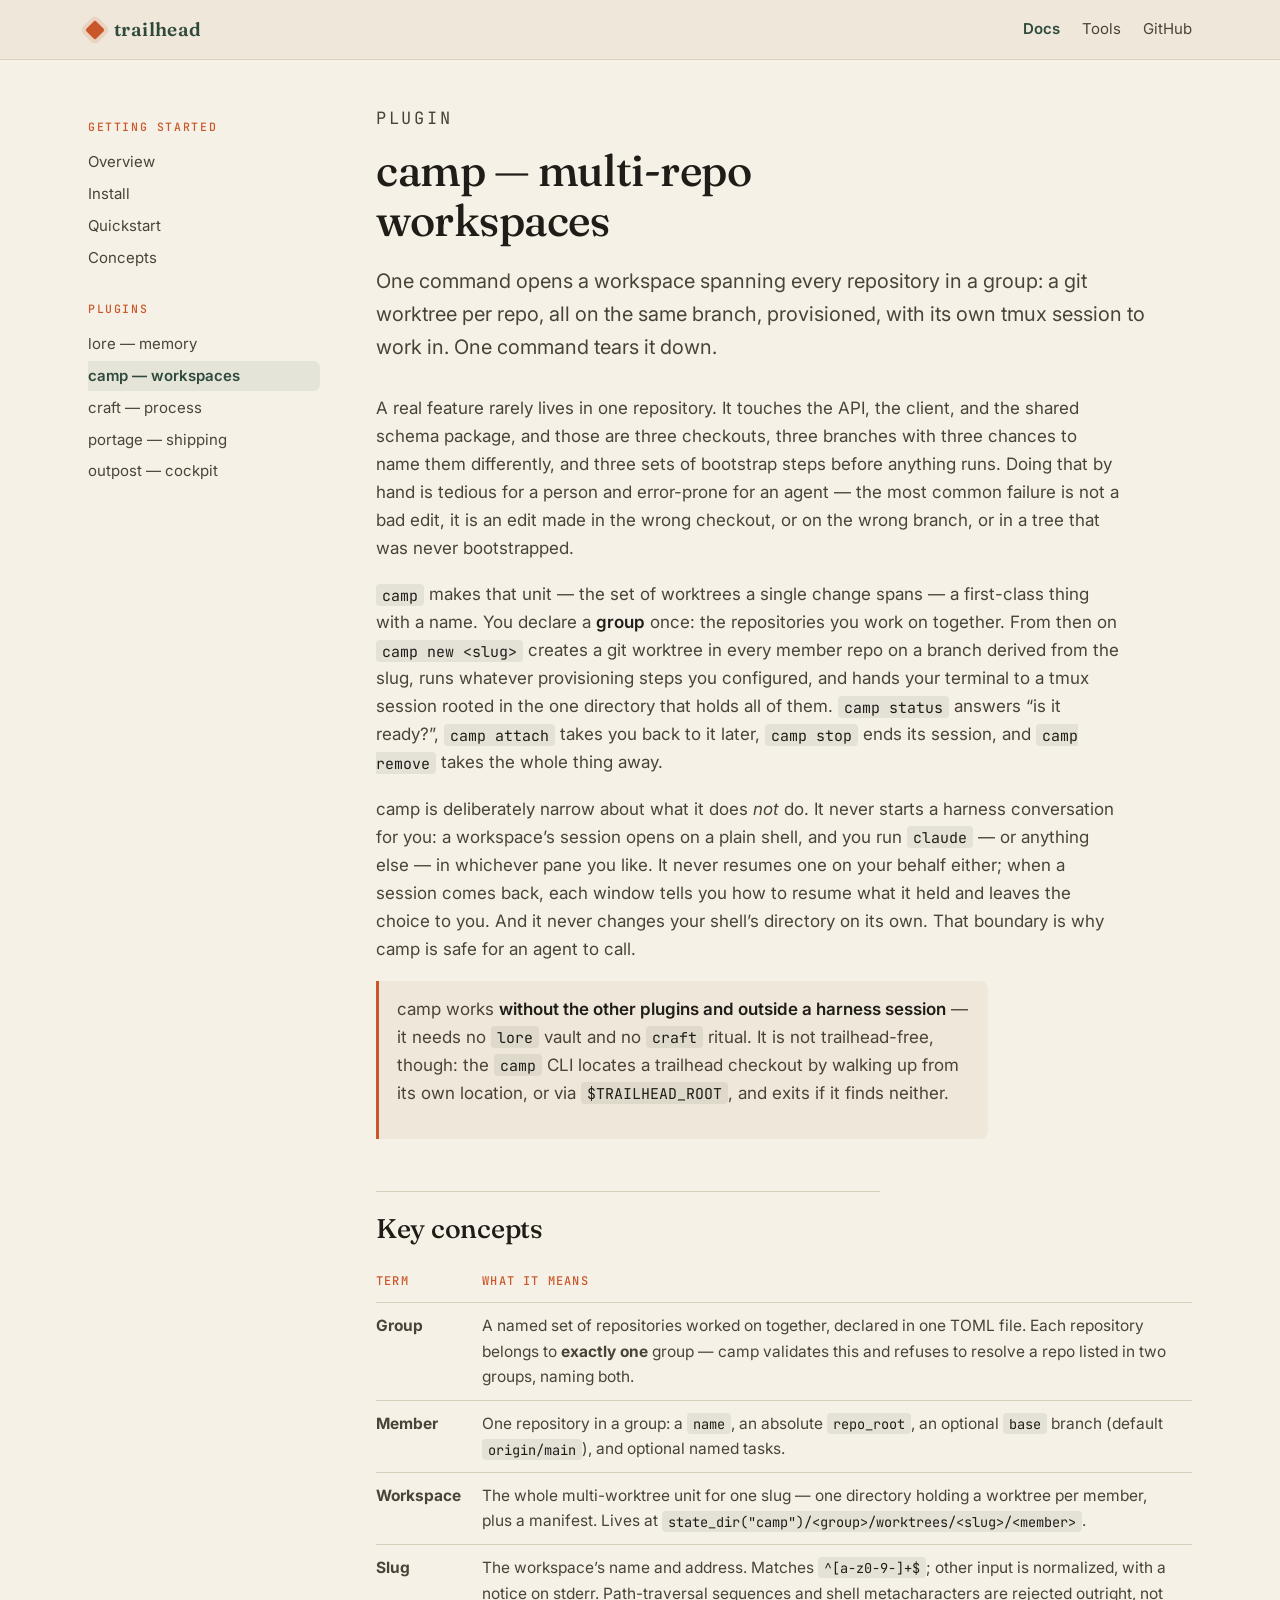
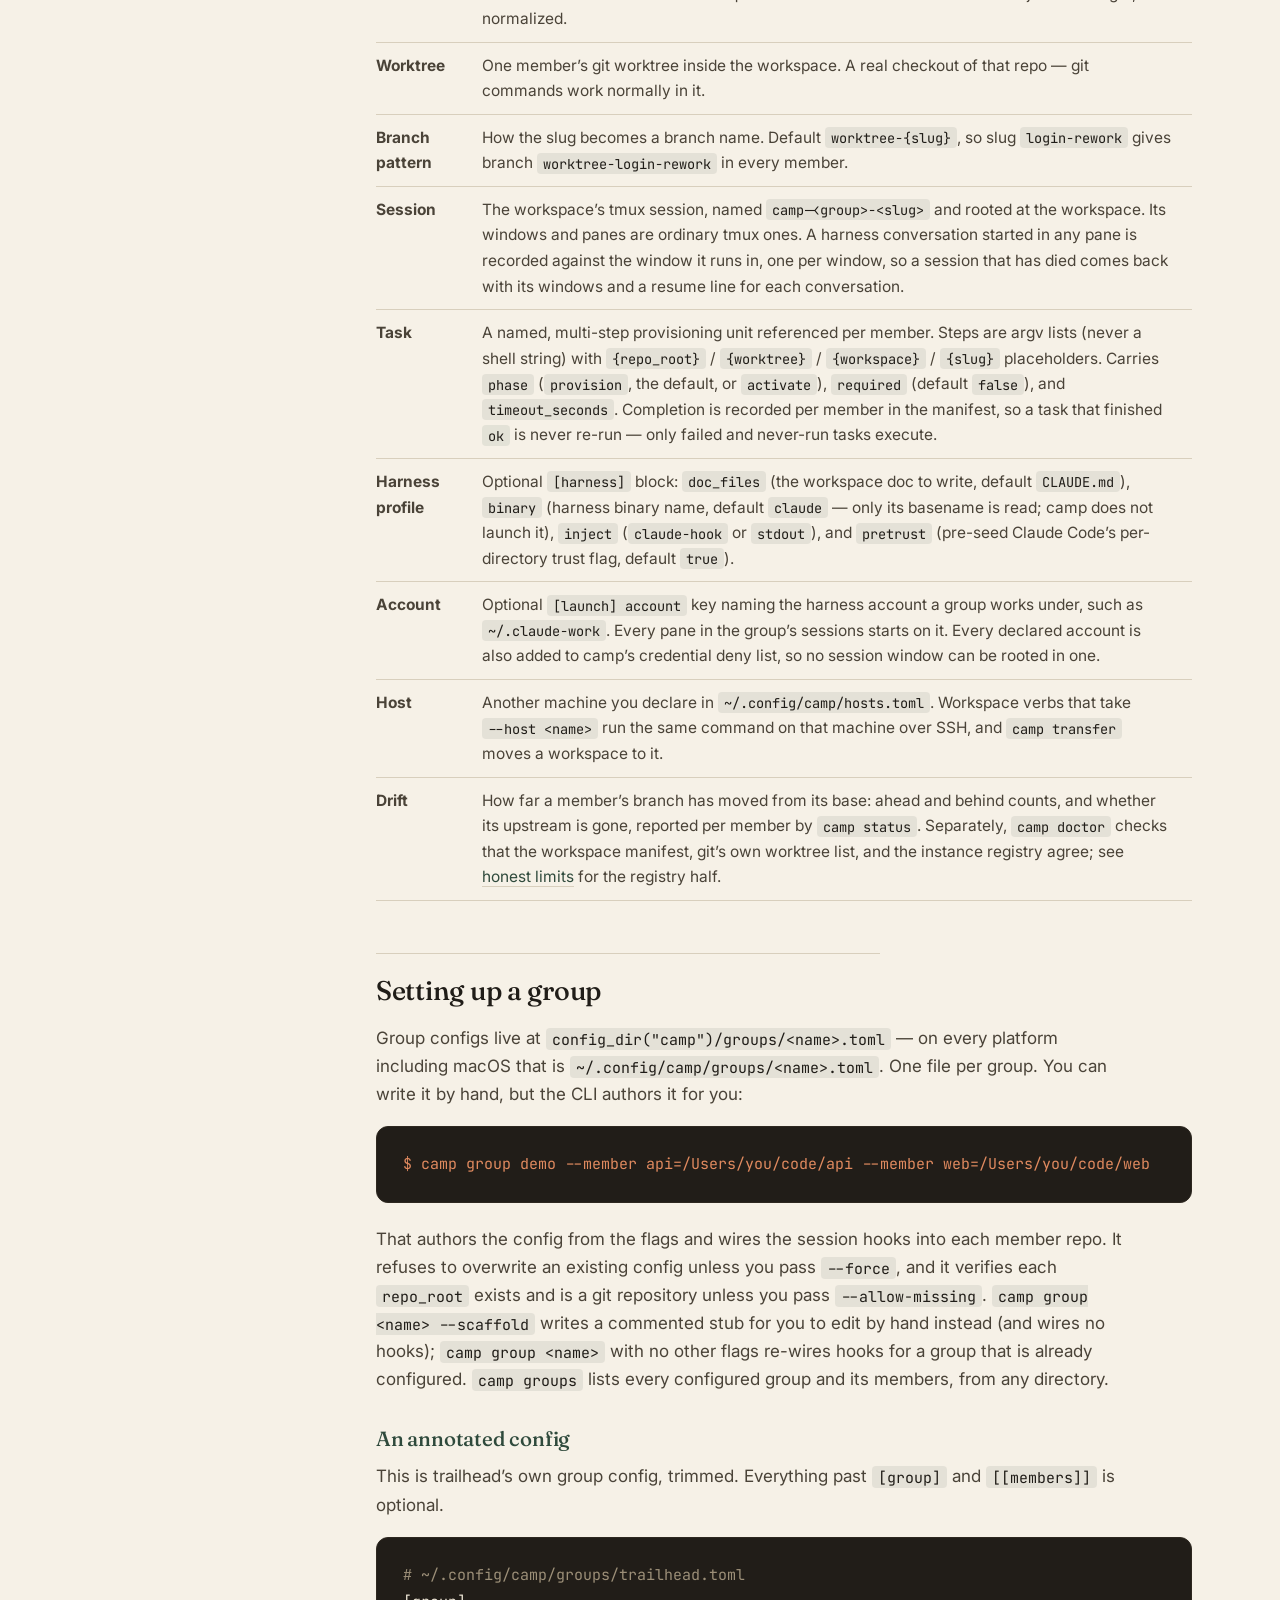
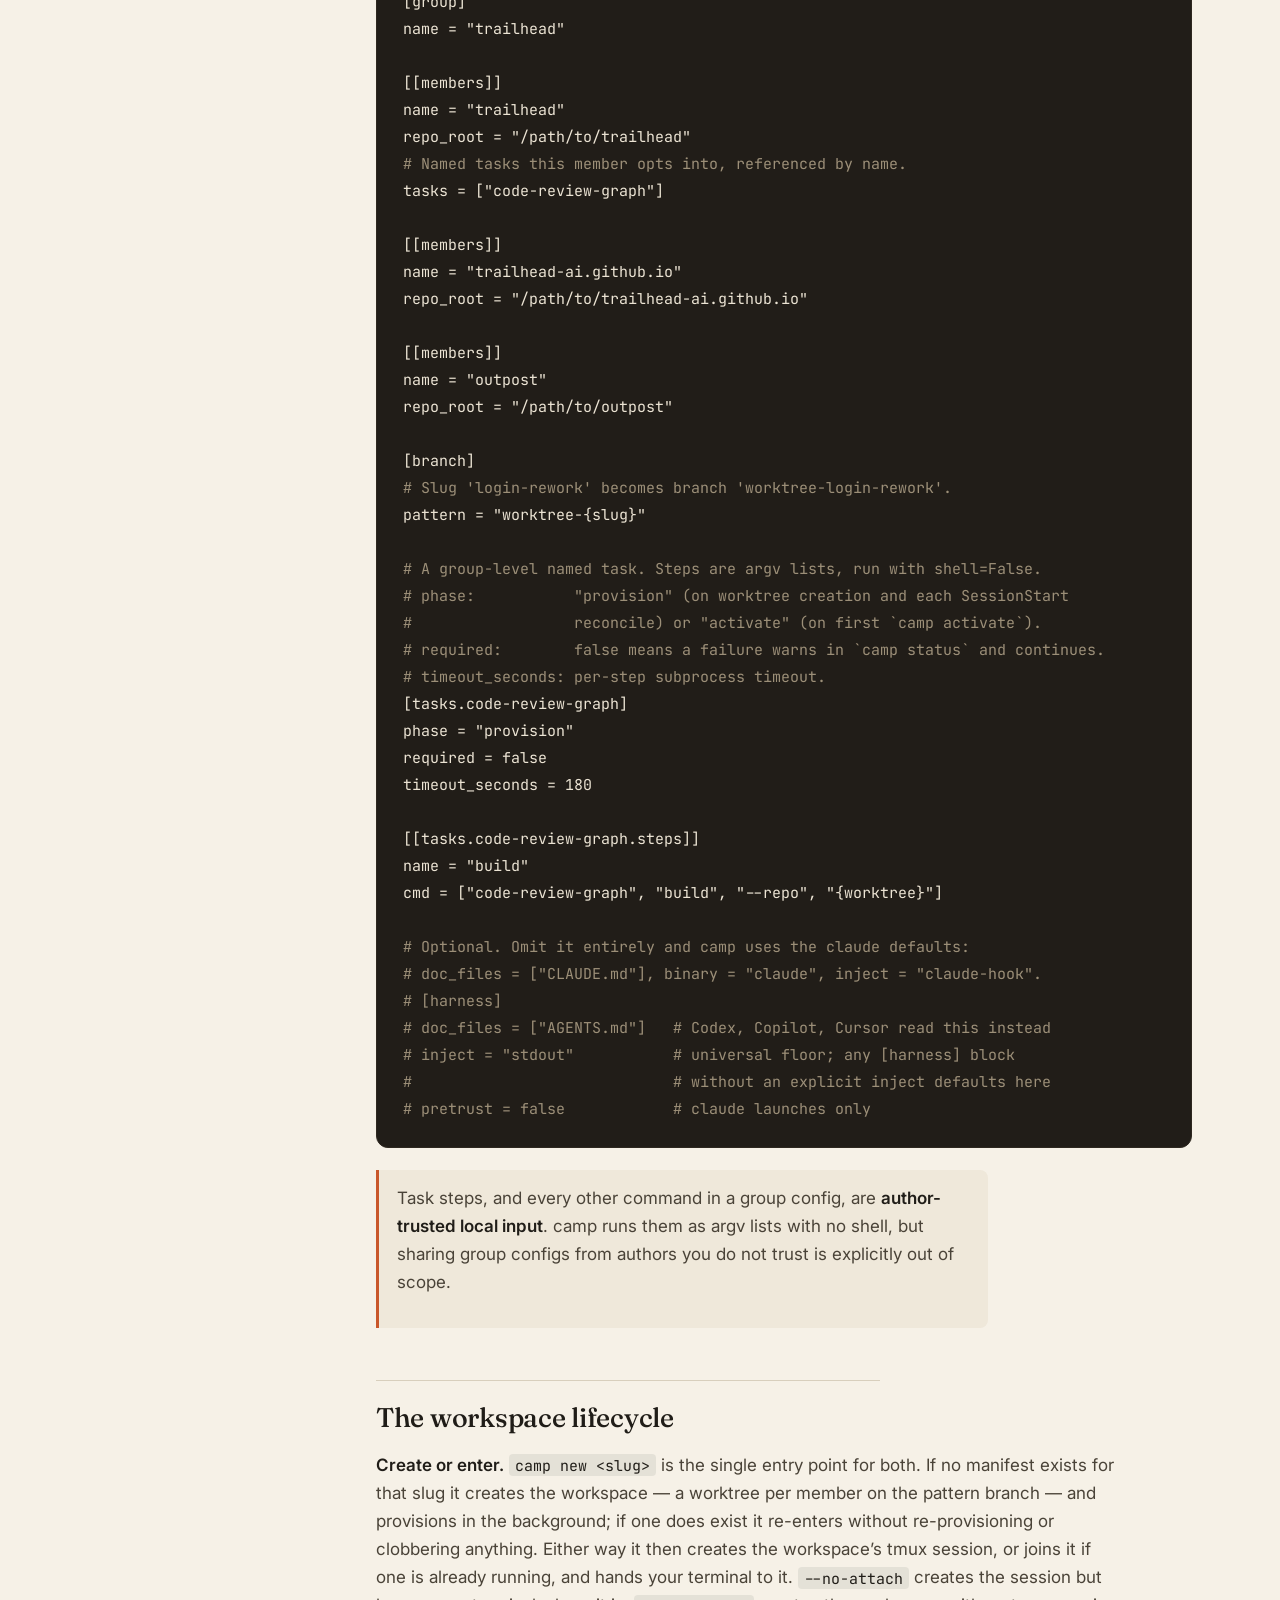
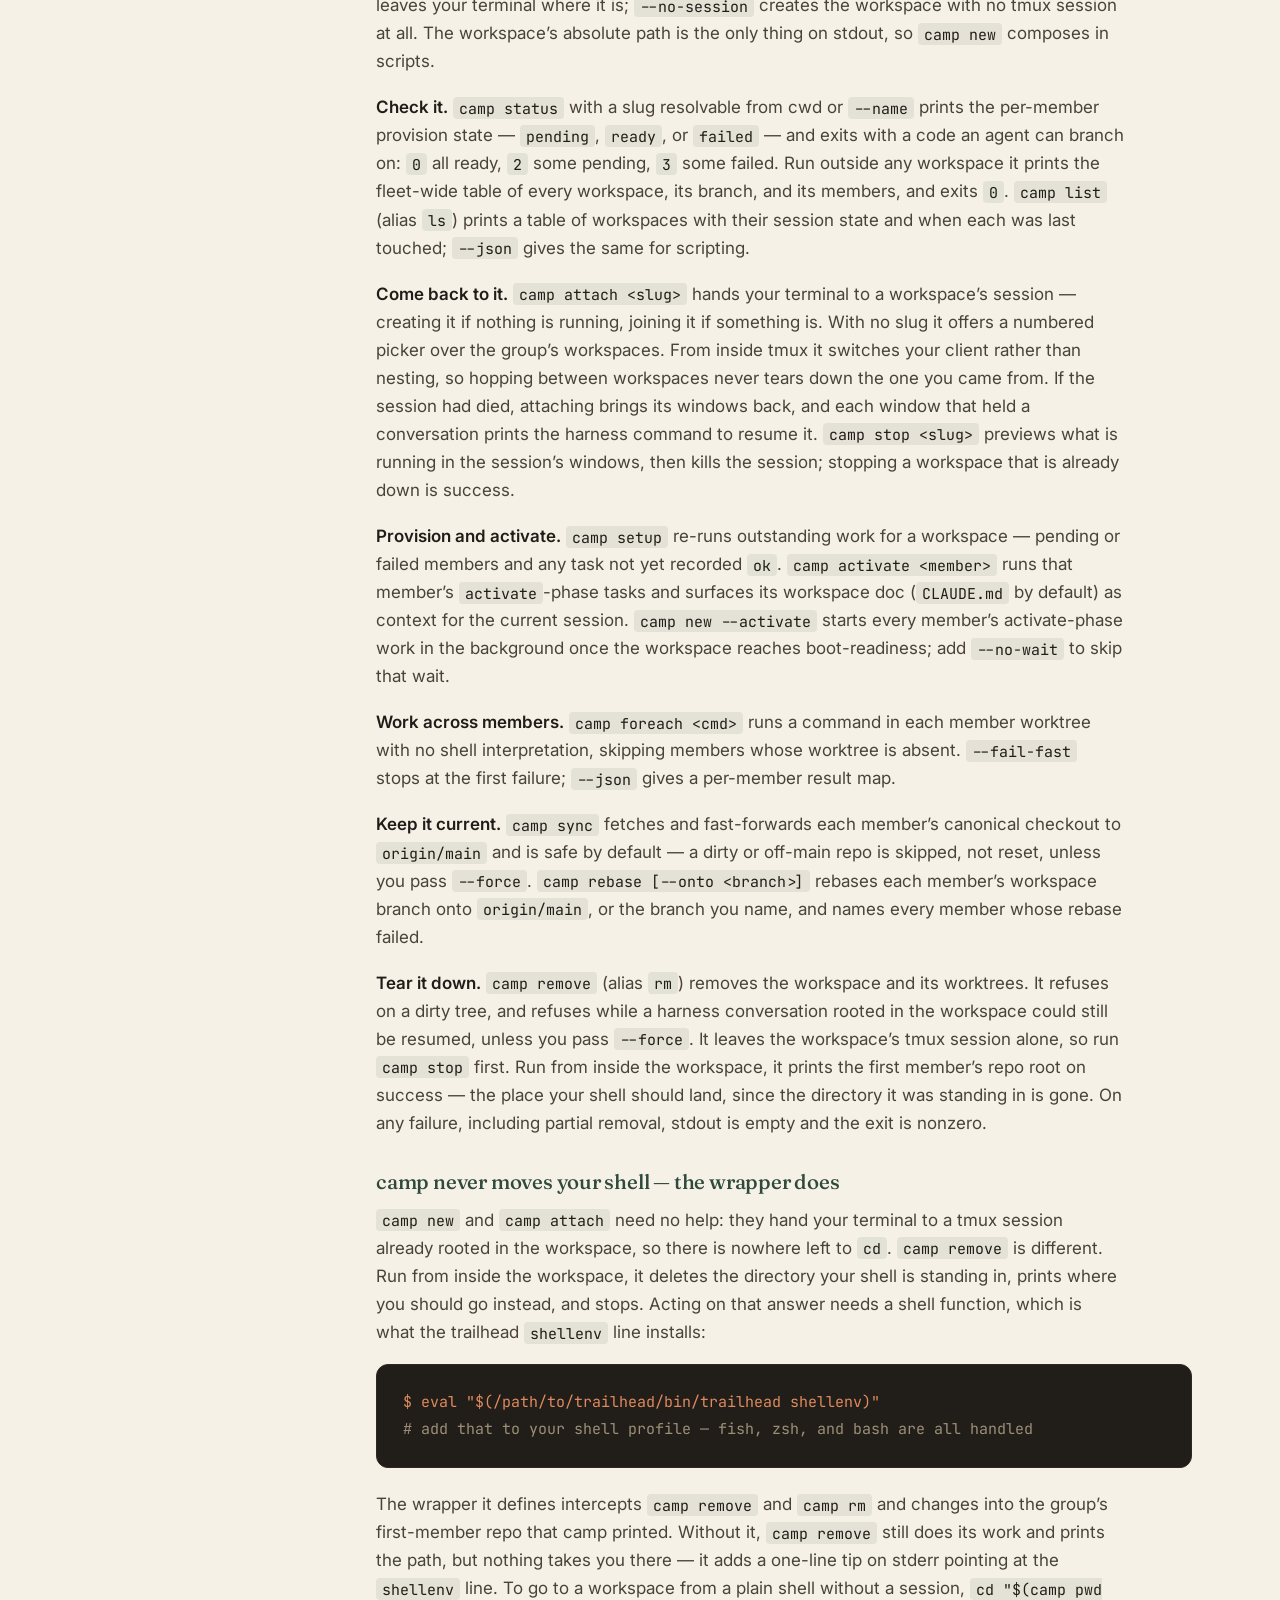
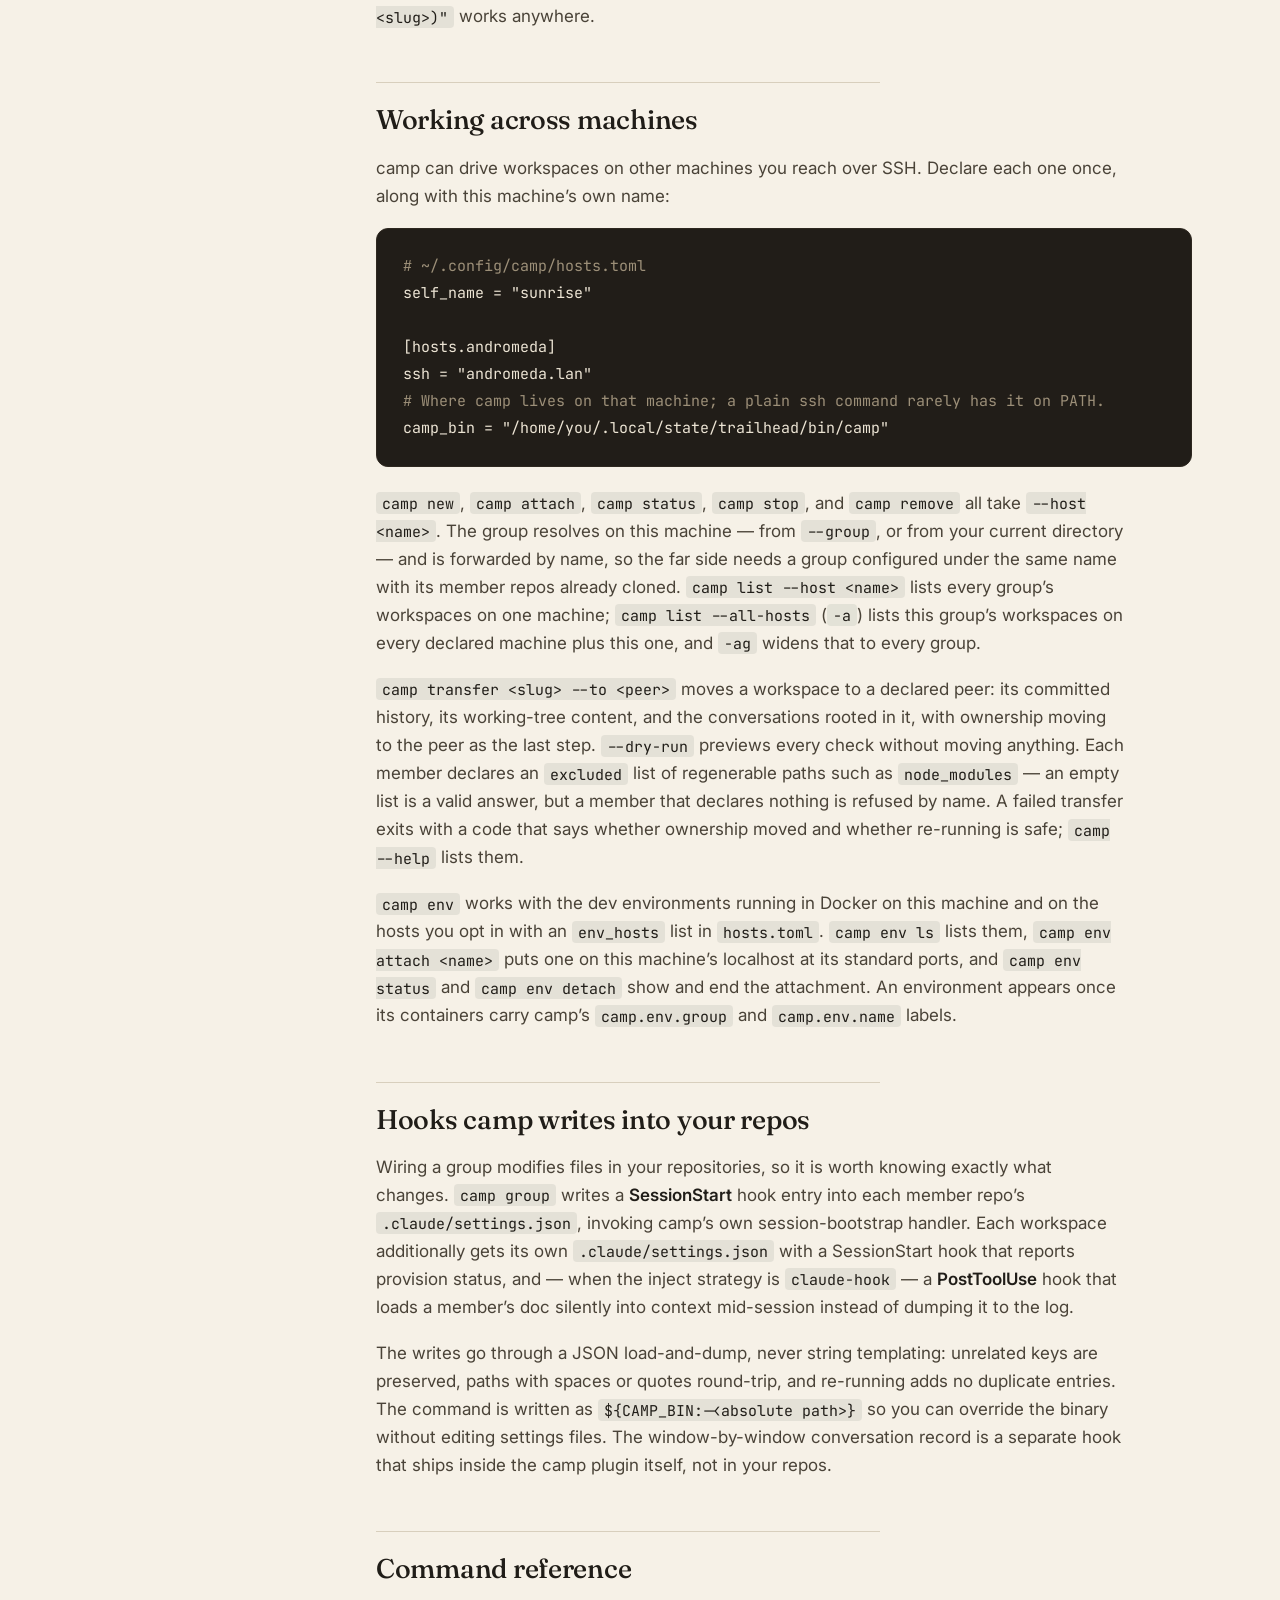
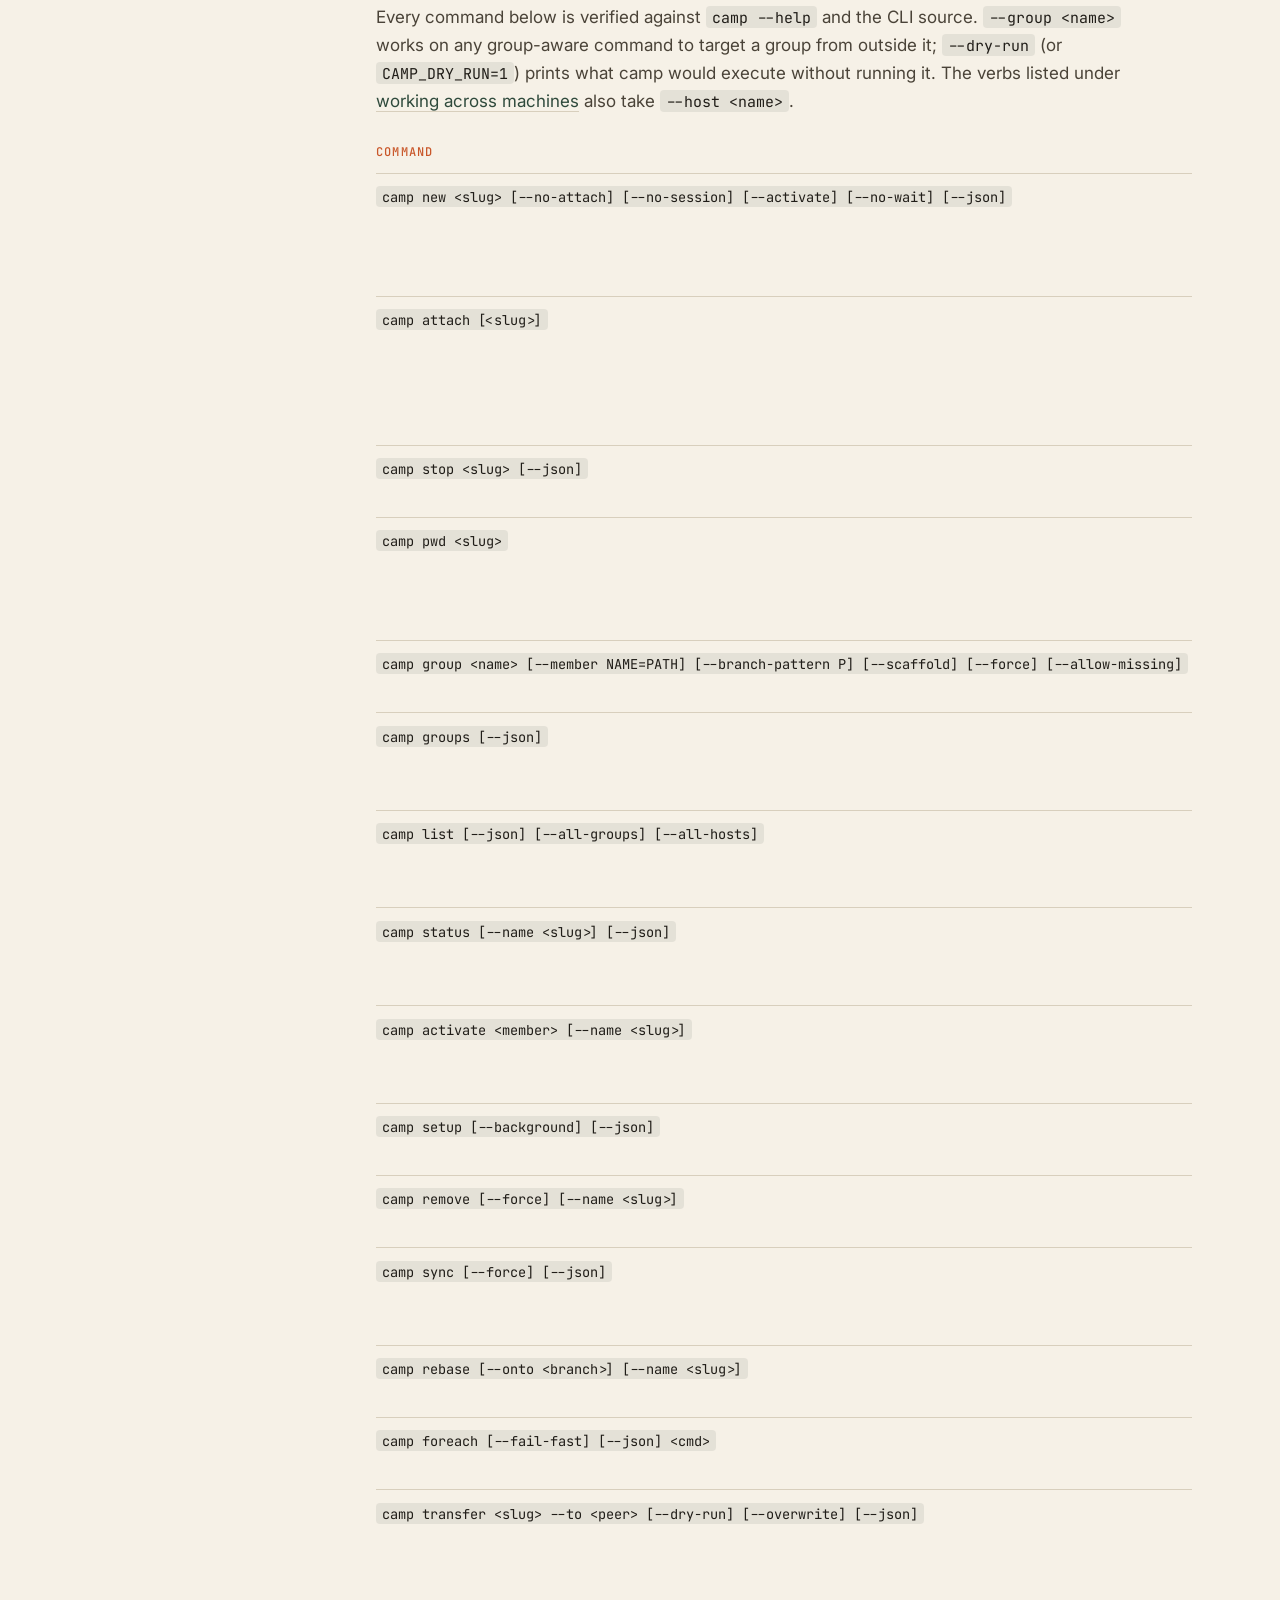
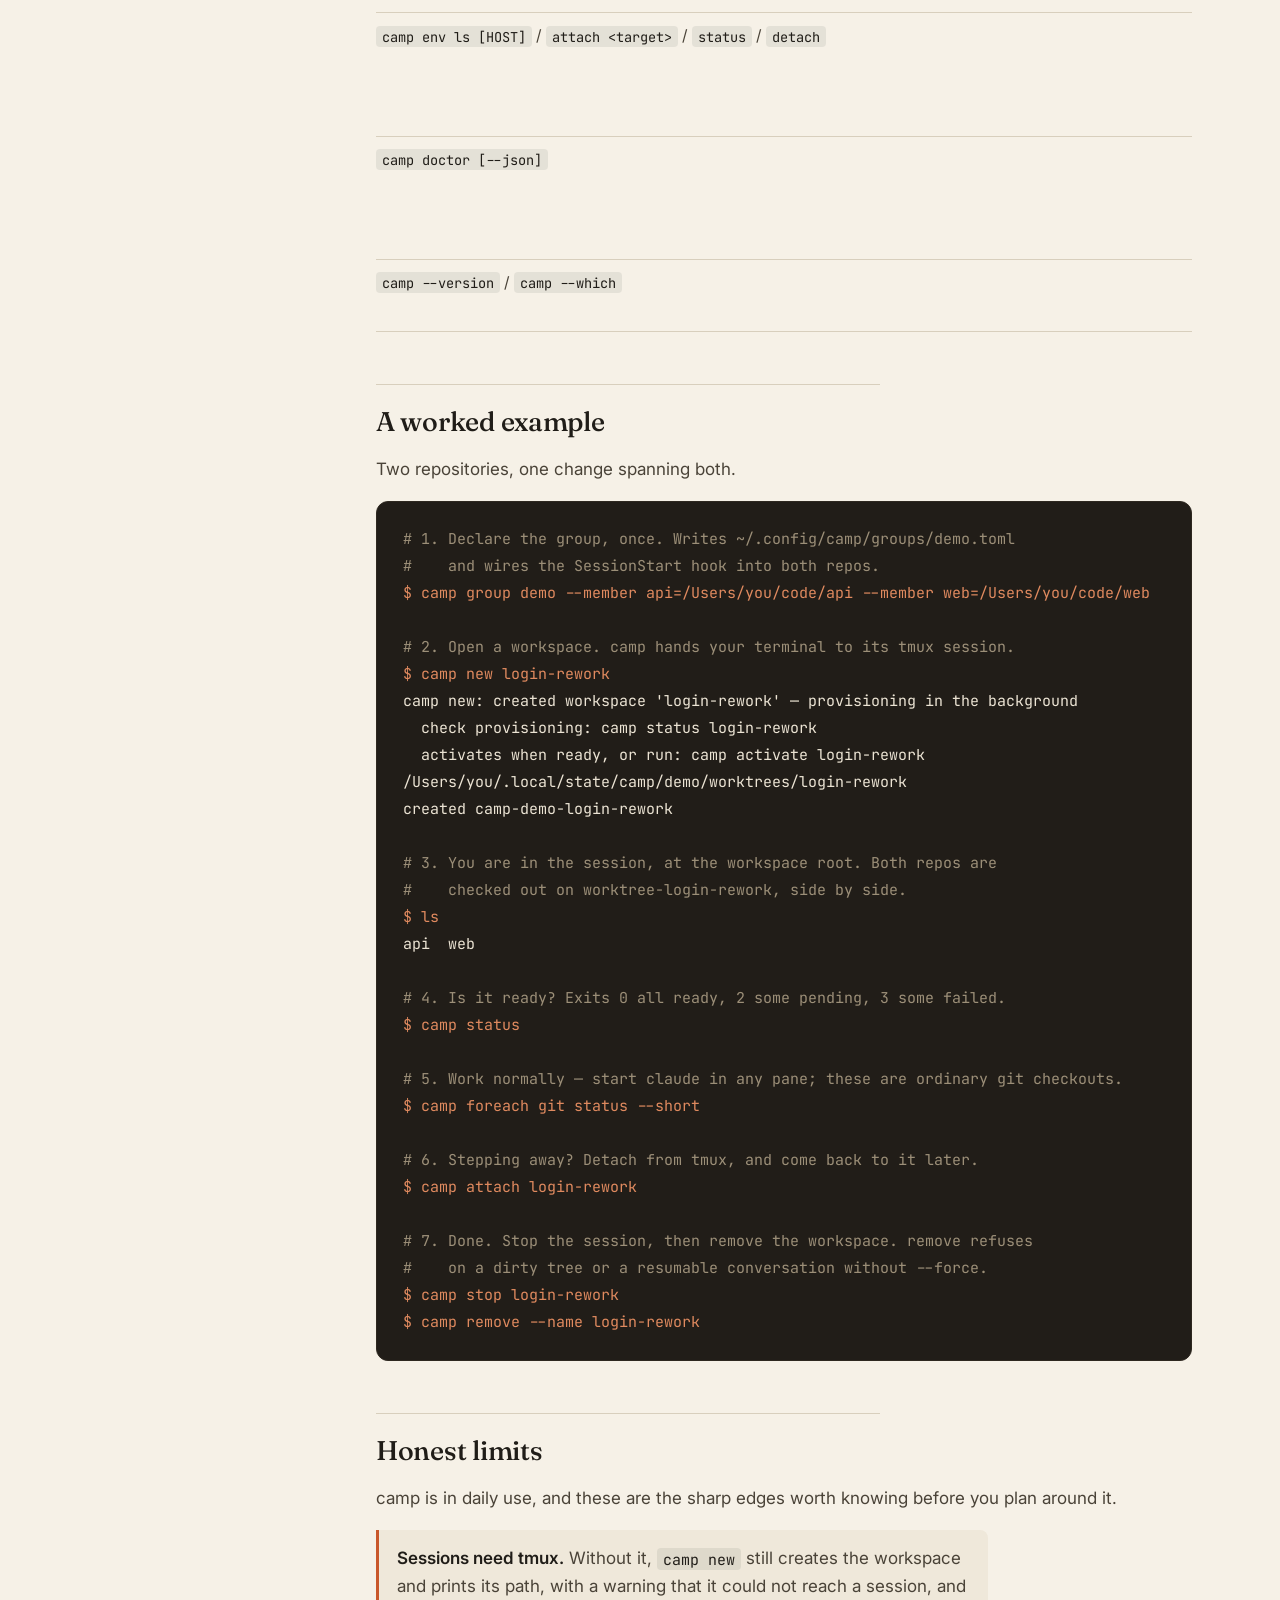
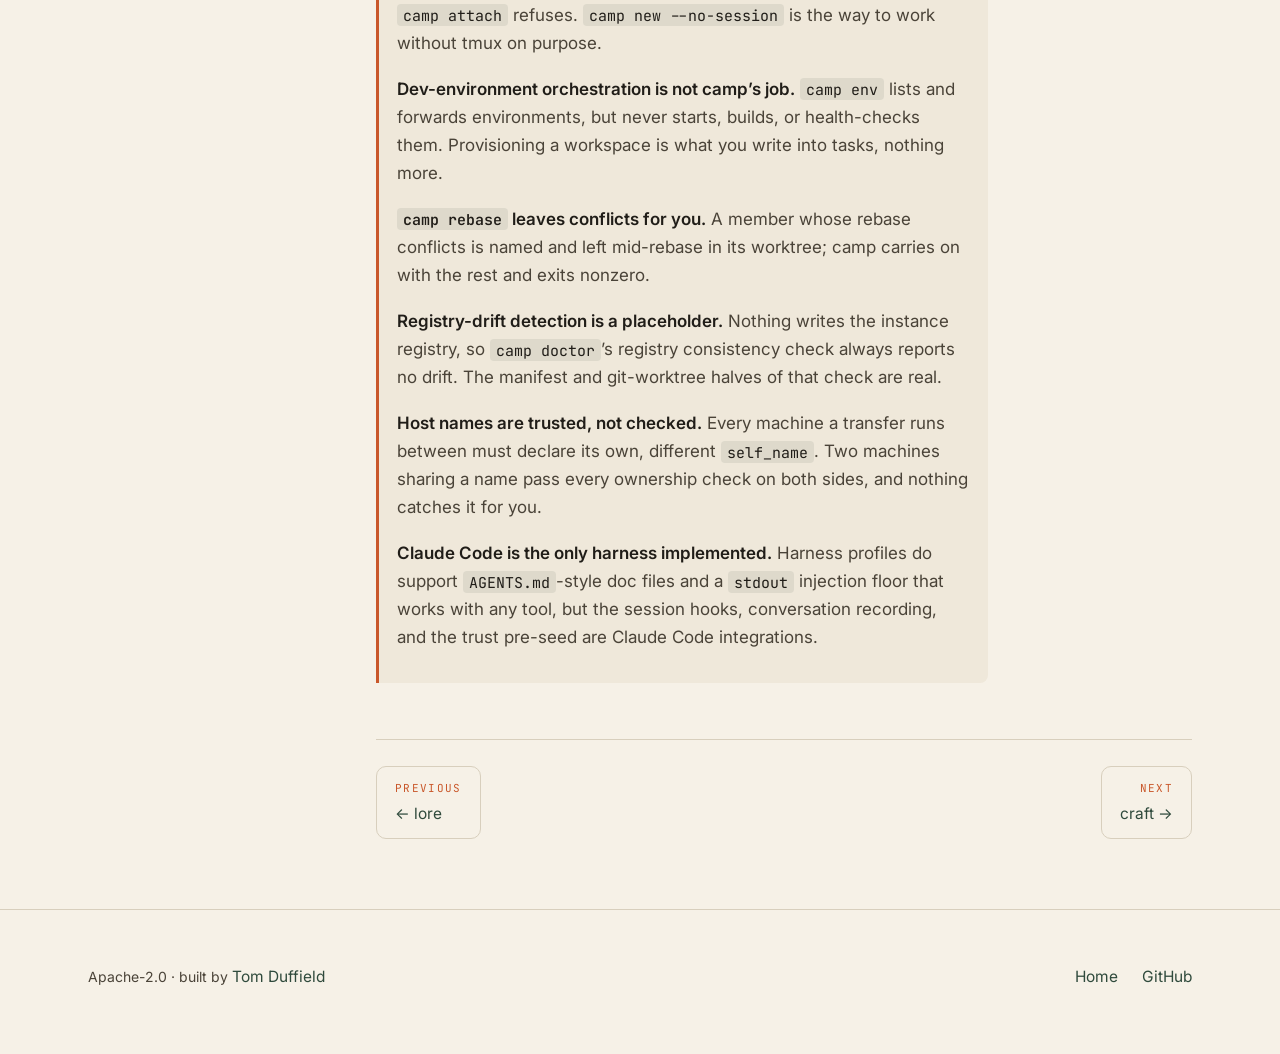
<file: docs/camp.html>
<!DOCTYPE html>
<html lang="en">
<head>
  <meta charset="utf-8" />
  <meta name="viewport" content="width=device-width, initial-scale=1" />
  <title>Trailhead docs - camp</title>
  <meta name="description" content="camp: one workspace spanning every repository in a group, on matching branches, provisioned and ready. Groups, workspaces, tmux sessions, tasks, remote hosts, and the full command reference." />
  <link rel="preconnect" href="https://fonts.googleapis.com" />
  <link rel="preconnect" href="https://fonts.gstatic.com" crossorigin />
  <link href="https://fonts.googleapis.com/css2?family=Fraunces:opsz,wght@9..144,400;9..144,500;9..144,600&family=Inter:wght@400;500;600&family=JetBrains+Mono:wght@400;500&display=swap" rel="stylesheet" />
  <link rel="stylesheet" href="../assets/site.css" />
</head>
<body>

  <div class="topbar">
    <div class="topbar-inner">
      <a class="wordmark" href="../index.html"><span class="blaze-mark"></span> trailhead</a>
      <nav>
        <a href="index.html" class="current">Docs</a>
        <a href="../index.html#tools">Tools</a>
        <a href="https://github.com/trailhead-ai/trailhead">GitHub</a>
      </nav>
    </div>
  </div>

  <div class="docs-shell">
    <aside class="docs-nav">
      <h4>Getting started</h4>
      <ul>
        <li><a href="index.html">Overview</a></li>
        <li><a href="install.html">Install</a></li>
        <li><a href="quickstart.html">Quickstart</a></li>
        <li><a href="concepts.html">Concepts</a></li>
      </ul>
      <h4>Plugins</h4>
      <ul>
        <li><a href="lore.html">lore &mdash; memory</a></li>
        <li><a href="camp.html" class="current">camp &mdash; workspaces</a></li>
        <li><a href="craft.html">craft &mdash; process</a></li>
        <li><a href="portage.html">portage &mdash; shipping</a></li>
        <li><a href="outpost.html">outpost &mdash; cockpit</a></li>
      </ul>
    </aside>

    <main class="docs-main">
      <p class="eyebrow">Plugin</p>
      <h1>camp &mdash; multi-repo workspaces</h1>
      <p class="lede">One command opens a workspace spanning every repository in a group: a git worktree per repo, all on the same branch, provisioned, with its own tmux session to work in. One command tears it down.</p>

      <p>A real feature rarely lives in one repository. It touches the API, the client, and the shared schema package, and those are three checkouts, three branches with three chances to name them differently, and three sets of bootstrap steps before anything runs. Doing that by hand is tedious for a person and error-prone for an agent &mdash; the most common failure is not a bad edit, it is an edit made in the wrong checkout, or on the wrong branch, or in a tree that was never bootstrapped.</p>

      <p><code>camp</code> makes that unit &mdash; the set of worktrees a single change spans &mdash; a first-class thing with a name. You declare a <strong>group</strong> once: the repositories you work on together. From then on <code>camp new &lt;slug&gt;</code> creates a git worktree in every member repo on a branch derived from the slug, runs whatever provisioning steps you configured, and hands your terminal to a tmux session rooted in the one directory that holds all of them. <code>camp status</code> answers &ldquo;is it ready?&rdquo;, <code>camp attach</code> takes you back to it later, <code>camp stop</code> ends its session, and <code>camp remove</code> takes the whole thing away.</p>

      <p>camp is deliberately narrow about what it does <em>not</em> do. It never starts a harness conversation for you: a workspace&rsquo;s session opens on a plain shell, and you run <code>claude</code> &mdash; or anything else &mdash; in whichever pane you like. It never resumes one on your behalf either; when a session comes back, each window tells you how to resume what it held and leaves the choice to you. And it never changes your shell&rsquo;s directory on its own. That boundary is why camp is safe for an agent to call.</p>

      <div class="note">
        <p>camp works <strong>without the other plugins and outside a harness session</strong> &mdash; it needs no <code>lore</code> vault and no <code>craft</code> ritual. It is not trailhead-free, though: the <code>camp</code> CLI locates a trailhead checkout by walking up from its own location, or via <code>$TRAILHEAD_ROOT</code>, and exits if it finds neither.</p>
      </div>

      <h2>Key concepts</h2>

      <div class="table-scroll">
        <table>
          <thead>
            <tr><th>Term</th><th>What it means</th></tr>
          </thead>
          <tbody>
            <tr><td><strong>Group</strong></td><td>A named set of repositories worked on together, declared in one TOML file. Each repository belongs to <strong>exactly one</strong> group &mdash; camp validates this and refuses to resolve a repo listed in two groups, naming both.</td></tr>
            <tr><td><strong>Member</strong></td><td>One repository in a group: a <code>name</code>, an absolute <code>repo_root</code>, an optional <code>base</code> branch (default <code>origin/main</code>), and optional named tasks.</td></tr>
            <tr><td><strong>Workspace</strong></td><td>The whole multi-worktree unit for one slug &mdash; one directory holding a worktree per member, plus a manifest. Lives at <code>state_dir("camp")/&lt;group&gt;/worktrees/&lt;slug&gt;/&lt;member&gt;</code>.</td></tr>
            <tr><td><strong>Slug</strong></td><td>The workspace&rsquo;s name and address. Matches <code>^[a-z0-9-]+$</code>; other input is normalized, with a notice on stderr. Path-traversal sequences and shell metacharacters are rejected outright, not normalized.</td></tr>
            <tr><td><strong>Worktree</strong></td><td>One member&rsquo;s git worktree inside the workspace. A real checkout of that repo &mdash; git commands work normally in it.</td></tr>
            <tr><td><strong>Branch pattern</strong></td><td>How the slug becomes a branch name. Default <code>worktree-{slug}</code>, so slug <code>login-rework</code> gives branch <code>worktree-login-rework</code> in every member.</td></tr>
            <tr><td><strong>Session</strong></td><td>The workspace&rsquo;s tmux session, named <code>camp-&lt;group&gt;-&lt;slug&gt;</code> and rooted at the workspace. Its windows and panes are ordinary tmux ones. A harness conversation started in any pane is recorded against the window it runs in, one per window, so a session that has died comes back with its windows and a resume line for each conversation.</td></tr>
            <tr><td><strong>Task</strong></td><td>A named, multi-step provisioning unit referenced per member. Steps are argv lists (never a shell string) with <code>{repo_root}</code> / <code>{worktree}</code> / <code>{workspace}</code> / <code>{slug}</code> placeholders. Carries <code>phase</code> (<code>provision</code>, the default, or <code>activate</code>), <code>required</code> (default <code>false</code>), and <code>timeout_seconds</code>. Completion is recorded per member in the manifest, so a task that finished <code>ok</code> is never re-run &mdash; only failed and never-run tasks execute.</td></tr>
            <tr><td><strong>Harness profile</strong></td><td>Optional <code>[harness]</code> block: <code>doc_files</code> (the workspace doc to write, default <code>CLAUDE.md</code>), <code>binary</code> (harness binary name, default <code>claude</code> &mdash; only its basename is read; camp does not launch it), <code>inject</code> (<code>claude-hook</code> or <code>stdout</code>), and <code>pretrust</code> (pre-seed Claude Code&rsquo;s per-directory trust flag, default <code>true</code>).</td></tr>
            <tr><td><strong>Account</strong></td><td>Optional <code>[launch] account</code> key naming the harness account a group works under, such as <code>~/.claude-work</code>. Every pane in the group&rsquo;s sessions starts on it. Every declared account is also added to camp&rsquo;s credential deny list, so no session window can be rooted in one.</td></tr>
            <tr><td><strong>Host</strong></td><td>Another machine you declare in <code>~/.config/camp/hosts.toml</code>. Workspace verbs that take <code>--host &lt;name&gt;</code> run the same command on that machine over SSH, and <code>camp transfer</code> moves a workspace to it.</td></tr>
            <tr><td><strong>Drift</strong></td><td>How far a member&rsquo;s branch has moved from its base: ahead and behind counts, and whether its upstream is gone, reported per member by <code>camp status</code>. Separately, <code>camp doctor</code> checks that the workspace manifest, git&rsquo;s own worktree list, and the instance registry agree; see <a href="#limits">honest limits</a> for the registry half.</td></tr>
          </tbody>
        </table>
      </div>

      <h2>Setting up a group</h2>

      <p>Group configs live at <code>config_dir("camp")/groups/&lt;name&gt;.toml</code> &mdash; on every platform including macOS that is <code>~/.config/camp/groups/&lt;name&gt;.toml</code>. One file per group. You can write it by hand, but the CLI authors it for you:</p>

<pre><span class="p">$ camp group demo --member api=/Users/you/code/api --member web=/Users/you/code/web</span></pre>

      <p>That authors the config from the flags and wires the session hooks into each member repo. It refuses to overwrite an existing config unless you pass <code>--force</code>, and it verifies each <code>repo_root</code> exists and is a git repository unless you pass <code>--allow-missing</code>. <code>camp group &lt;name&gt; --scaffold</code> writes a commented stub for you to edit by hand instead (and wires no hooks); <code>camp group &lt;name&gt;</code> with no other flags re-wires hooks for a group that is already configured. <code>camp groups</code> lists every configured group and its members, from any directory.</p>

      <h3>An annotated config</h3>

      <p>This is trailhead&rsquo;s own group config, trimmed. Everything past <code>[group]</code> and <code>[[members]]</code> is optional.</p>

<pre><span class="c"># ~/.config/camp/groups/trailhead.toml</span>
[group]
name = "trailhead"

[[members]]
name = "trailhead"
repo_root = "/path/to/trailhead"
<span class="c"># Named tasks this member opts into, referenced by name.</span>
tasks = ["code-review-graph"]

[[members]]
name = "trailhead-ai.github.io"
repo_root = "/path/to/trailhead-ai.github.io"

[[members]]
name = "outpost"
repo_root = "/path/to/outpost"

[branch]
<span class="c"># Slug 'login-rework' becomes branch 'worktree-login-rework'.</span>
pattern = "worktree-{slug}"

<span class="c"># A group-level named task. Steps are argv lists, run with shell=False.</span>
<span class="c"># phase:           "provision" (on worktree creation and each SessionStart</span>
<span class="c">#                  reconcile) or "activate" (on first `camp activate`).</span>
<span class="c"># required:        false means a failure warns in `camp status` and continues.</span>
<span class="c"># timeout_seconds: per-step subprocess timeout.</span>
[tasks.code-review-graph]
phase = "provision"
required = false
timeout_seconds = 180

[[tasks.code-review-graph.steps]]
name = "build"
cmd = ["code-review-graph", "build", "--repo", "{worktree}"]

<span class="c"># Optional. Omit it entirely and camp uses the claude defaults:</span>
<span class="c"># doc_files = ["CLAUDE.md"], binary = "claude", inject = "claude-hook".</span>
<span class="c"># [harness]</span>
<span class="c"># doc_files = ["AGENTS.md"]   # Codex, Copilot, Cursor read this instead</span>
<span class="c"># inject = "stdout"           # universal floor; any [harness] block</span>
<span class="c">#                             # without an explicit inject defaults here</span>
<span class="c"># pretrust = false            # claude launches only</span></pre>

      <div class="note">
        <p>Task steps, and every other command in a group config, are <strong>author-trusted local input</strong>. camp runs them as argv lists with no shell, but sharing group configs from authors you do not trust is explicitly out of scope.</p>
      </div>

      <h2>The workspace lifecycle</h2>

      <p><strong>Create or enter.</strong> <code>camp new &lt;slug&gt;</code> is the single entry point for both. If no manifest exists for that slug it creates the workspace &mdash; a worktree per member on the pattern branch &mdash; and provisions in the background; if one does exist it re-enters without re-provisioning or clobbering anything. Either way it then creates the workspace&rsquo;s tmux session, or joins it if one is already running, and hands your terminal to it. <code>--no-attach</code> creates the session but leaves your terminal where it is; <code>--no-session</code> creates the workspace with no tmux session at all. The workspace&rsquo;s absolute path is the only thing on stdout, so <code>camp new</code> composes in scripts.</p>

      <p><strong>Check it.</strong> <code>camp status</code> with a slug resolvable from cwd or <code>--name</code> prints the per-member provision state &mdash; <code>pending</code>, <code>ready</code>, or <code>failed</code> &mdash; and exits with a code an agent can branch on: <code>0</code> all ready, <code>2</code> some pending, <code>3</code> some failed. Run outside any workspace it prints the fleet-wide table of every workspace, its branch, and its members, and exits <code>0</code>. <code>camp list</code> (alias <code>ls</code>) prints a table of workspaces with their session state and when each was last touched; <code>--json</code> gives the same for scripting.</p>

      <p><strong>Come back to it.</strong> <code>camp attach &lt;slug&gt;</code> hands your terminal to a workspace&rsquo;s session &mdash; creating it if nothing is running, joining it if something is. With no slug it offers a numbered picker over the group&rsquo;s workspaces. From inside tmux it switches your client rather than nesting, so hopping between workspaces never tears down the one you came from. If the session had died, attaching brings its windows back, and each window that held a conversation prints the harness command to resume it. <code>camp stop &lt;slug&gt;</code> previews what is running in the session&rsquo;s windows, then kills the session; stopping a workspace that is already down is success.</p>

      <p><strong>Provision and activate.</strong> <code>camp setup</code> re-runs outstanding work for a workspace &mdash; pending or failed members and any task not yet recorded <code>ok</code>. <code>camp activate &lt;member&gt;</code> runs that member&rsquo;s <code>activate</code>-phase tasks and surfaces its workspace doc (<code>CLAUDE.md</code> by default) as context for the current session. <code>camp new --activate</code> starts every member&rsquo;s activate-phase work in the background once the workspace reaches boot-readiness; add <code>--no-wait</code> to skip that wait.</p>

      <p><strong>Work across members.</strong> <code>camp foreach &lt;cmd&gt;</code> runs a command in each member worktree with no shell interpretation, skipping members whose worktree is absent. <code>--fail-fast</code> stops at the first failure; <code>--json</code> gives a per-member result map.</p>

      <p><strong>Keep it current.</strong> <code>camp sync</code> fetches and fast-forwards each member&rsquo;s canonical checkout to <code>origin/main</code> and is safe by default &mdash; a dirty or off-main repo is skipped, not reset, unless you pass <code>--force</code>. <code>camp rebase [--onto &lt;branch&gt;]</code> rebases each member&rsquo;s workspace branch onto <code>origin/main</code>, or the branch you name, and names every member whose rebase failed.</p>

      <p><strong>Tear it down.</strong> <code>camp remove</code> (alias <code>rm</code>) removes the workspace and its worktrees. It refuses on a dirty tree, and refuses while a harness conversation rooted in the workspace could still be resumed, unless you pass <code>--force</code>. It leaves the workspace&rsquo;s tmux session alone, so run <code>camp stop</code> first. Run from inside the workspace, it prints the first member&rsquo;s repo root on success &mdash; the place your shell should land, since the directory it was standing in is gone. On any failure, including partial removal, stdout is empty and the exit is nonzero.</p>

      <h3>camp never moves your shell &mdash; the wrapper does</h3>

      <p><code>camp new</code> and <code>camp attach</code> need no help: they hand your terminal to a tmux session already rooted in the workspace, so there is nowhere left to <code>cd</code>. <code>camp remove</code> is different. Run from inside the workspace, it deletes the directory your shell is standing in, prints where you should go instead, and stops. Acting on that answer needs a shell function, which is what the trailhead <code>shellenv</code> line installs:</p>

<pre><span class="p">$ eval "$(/path/to/trailhead/bin/trailhead shellenv)"</span>
<span class="c"># add that to your shell profile — fish, zsh, and bash are all handled</span></pre>

      <p>The wrapper it defines intercepts <code>camp remove</code> and <code>camp rm</code> and changes into the group&rsquo;s first-member repo that camp printed. Without it, <code>camp remove</code> still does its work and prints the path, but nothing takes you there &mdash; it adds a one-line tip on stderr pointing at the <code>shellenv</code> line. To go to a workspace from a plain shell without a session, <code>cd "$(camp pwd &lt;slug&gt;)"</code> works anywhere.</p>

      <h2 id="working-across-machines">Working across machines</h2>

      <p>camp can drive workspaces on other machines you reach over SSH. Declare each one once, along with this machine&rsquo;s own name:</p>

<pre><span class="c"># ~/.config/camp/hosts.toml</span>
self_name = "sunrise"

[hosts.andromeda]
ssh = "andromeda.lan"
<span class="c"># Where camp lives on that machine; a plain ssh command rarely has it on PATH.</span>
camp_bin = "/home/you/.local/state/trailhead/bin/camp"</pre>

      <p><code>camp new</code>, <code>camp attach</code>, <code>camp status</code>, <code>camp stop</code>, and <code>camp remove</code> all take <code>--host &lt;name&gt;</code>. The group resolves on this machine &mdash; from <code>--group</code>, or from your current directory &mdash; and is forwarded by name, so the far side needs a group configured under the same name with its member repos already cloned. <code>camp list --host &lt;name&gt;</code> lists every group&rsquo;s workspaces on one machine; <code>camp list --all-hosts</code> (<code>-a</code>) lists this group&rsquo;s workspaces on every declared machine plus this one, and <code>-ag</code> widens that to every group.</p>

      <p><code>camp transfer &lt;slug&gt; --to &lt;peer&gt;</code> moves a workspace to a declared peer: its committed history, its working-tree content, and the conversations rooted in it, with ownership moving to the peer as the last step. <code>--dry-run</code> previews every check without moving anything. Each member declares an <code>excluded</code> list of regenerable paths such as <code>node_modules</code> &mdash; an empty list is a valid answer, but a member that declares nothing is refused by name. A failed transfer exits with a code that says whether ownership moved and whether re-running is safe; <code>camp --help</code> lists them.</p>

      <p><code>camp env</code> works with the dev environments running in Docker on this machine and on the hosts you opt in with an <code>env_hosts</code> list in <code>hosts.toml</code>. <code>camp env ls</code> lists them, <code>camp env attach &lt;name&gt;</code> puts one on this machine&rsquo;s localhost at its standard ports, and <code>camp env status</code> and <code>camp env detach</code> show and end the attachment. An environment appears once its containers carry camp&rsquo;s <code>camp.env.group</code> and <code>camp.env.name</code> labels.</p>

      <h2>Hooks camp writes into your repos</h2>

      <p>Wiring a group modifies files in your repositories, so it is worth knowing exactly what changes. <code>camp group</code> writes a <strong>SessionStart</strong> hook entry into each member repo&rsquo;s <code>.claude/settings.json</code>, invoking camp&rsquo;s own session-bootstrap handler. Each workspace additionally gets its own <code>.claude/settings.json</code> with a SessionStart hook that reports provision status, and &mdash; when the inject strategy is <code>claude-hook</code> &mdash; a <strong>PostToolUse</strong> hook that loads a member&rsquo;s doc silently into context mid-session instead of dumping it to the log.</p>

      <p>The writes go through a JSON load-and-dump, never string templating: unrelated keys are preserved, paths with spaces or quotes round-trip, and re-running adds no duplicate entries. The command is written as <code>${CAMP_BIN:-&lt;absolute path&gt;}</code> so you can override the binary without editing settings files. The window-by-window conversation record is a separate hook that ships inside the camp plugin itself, not in your repos.</p>

      <h2>Command reference</h2>

      <p>Every command below is verified against <code>camp --help</code> and the CLI source. <code>--group &lt;name&gt;</code> works on any group-aware command to target a group from outside it; <code>--dry-run</code> (or <code>CAMP_DRY_RUN=1</code>) prints what camp would execute without running it. The verbs listed under <a href="#working-across-machines">working across machines</a> also take <code>--host &lt;name&gt;</code>.</p>

      <div class="table-scroll">
        <table>
          <thead>
            <tr><th>Command</th><th>Does</th></tr>
          </thead>
          <tbody>
            <tr><td><code>camp new &lt;slug&gt; [--no-attach] [--no-session] [--activate] [--no-wait] [--json]</code></td><td>Create or re-enter a workspace, then attach to its tmux session. Prints its path on stdout.</td></tr>
            <tr><td><code>camp attach [&lt;slug&gt;]</code></td><td>Hand your terminal to a workspace&rsquo;s session, creating it if nothing is running. No slug: a numbered picker.</td></tr>
            <tr><td><code>camp stop &lt;slug&gt; [--json]</code></td><td>Preview, then kill a workspace&rsquo;s tmux session.</td></tr>
            <tr><td><code>camp pwd &lt;slug&gt;</code></td><td>Print a workspace path &mdash; exactly one line on stdout, safe for <code>cd "$(camp pwd &lt;slug&gt;)"</code>.</td></tr>
            <tr><td><code>camp group &lt;name&gt; [--member NAME=PATH] [--branch-pattern P] [--scaffold] [--force] [--allow-missing]</code></td><td>Author a group config and wire hooks.</td></tr>
            <tr><td><code>camp groups [--json]</code></td><td>List every configured group and its members. Any cwd.</td></tr>
            <tr><td><code>camp list [--json] [--all-groups] [--all-hosts]</code></td><td>List workspaces with session state and last-touched time. Alias <code>ls</code>.</td></tr>
            <tr><td><code>camp status [--name &lt;slug&gt;] [--json]</code></td><td>Per-member provision state (exit 0/2/3) or the fleet table.</td></tr>
            <tr><td><code>camp activate &lt;member&gt; [--name &lt;slug&gt;]</code></td><td>Run a member&rsquo;s activate-phase tasks and surface its workspace doc.</td></tr>
            <tr><td><code>camp setup [--background] [--json]</code></td><td>Provision or retry members and outstanding tasks.</td></tr>
            <tr><td><code>camp remove [--force] [--name &lt;slug&gt;]</code></td><td>Tear a workspace down. Alias <code>rm</code>.</td></tr>
            <tr><td><code>camp sync [--force] [--json]</code></td><td>Fast-forward each member&rsquo;s canonical checkout to <code>origin/main</code>.</td></tr>
            <tr><td><code>camp rebase [--onto &lt;branch&gt;] [--name &lt;slug&gt;]</code></td><td>Rebase the workspace branches.</td></tr>
            <tr><td><code>camp foreach [--fail-fast] [--json] &lt;cmd&gt;</code></td><td>Run a command in each member worktree.</td></tr>
            <tr><td><code>camp transfer &lt;slug&gt; --to &lt;peer&gt; [--dry-run] [--overwrite] [--json]</code></td><td>Move a workspace, its conversations, and its ownership to a declared peer host.</td></tr>
            <tr><td><code>camp env ls [HOST]</code> / <code>attach &lt;target&gt;</code> / <code>status</code> / <code>detach</code></td><td>List dev environments / put one on this machine&rsquo;s localhost / show / end the attachment. Any cwd.</td></tr>
            <tr><td><code>camp doctor [--json]</code></td><td>Read-only health check: toolchain resolution plus manifest, git-worktree, and registry consistency.</td></tr>
            <tr><td><code>camp --version</code> / <code>camp --which</code></td><td>Version and resolved group / the resolved binary path.</td></tr>
          </tbody>
        </table>
      </div>

      <h2>A worked example</h2>

      <p>Two repositories, one change spanning both.</p>

<pre><span class="c"># 1. Declare the group, once. Writes ~/.config/camp/groups/demo.toml</span>
<span class="c">#    and wires the SessionStart hook into both repos.</span>
<span class="p">$ camp group demo --member api=/Users/you/code/api --member web=/Users/you/code/web</span>

<span class="c"># 2. Open a workspace. camp hands your terminal to its tmux session.</span>
<span class="p">$ camp new login-rework</span>
camp new: created workspace 'login-rework' — provisioning in the background
  check provisioning: camp status login-rework
  activates when ready, or run: camp activate login-rework
/Users/you/.local/state/camp/demo/worktrees/login-rework
created camp-demo-login-rework

<span class="c"># 3. You are in the session, at the workspace root. Both repos are</span>
<span class="c">#    checked out on worktree-login-rework, side by side.</span>
<span class="p">$ ls</span>
api  web

<span class="c"># 4. Is it ready? Exits 0 all ready, 2 some pending, 3 some failed.</span>
<span class="p">$ camp status</span>

<span class="c"># 5. Work normally — start claude in any pane; these are ordinary git checkouts.</span>
<span class="p">$ camp foreach git status --short</span>

<span class="c"># 6. Stepping away? Detach from tmux, and come back to it later.</span>
<span class="p">$ camp attach login-rework</span>

<span class="c"># 7. Done. Stop the session, then remove the workspace. remove refuses</span>
<span class="c">#    on a dirty tree or a resumable conversation without --force.</span>
<span class="p">$ camp stop login-rework</span>
<span class="p">$ camp remove --name login-rework</span></pre>

      <h2 id="limits">Honest limits</h2>

      <p>camp is in daily use, and these are the sharp edges worth knowing before you plan around it.</p>

      <div class="note">
        <p><strong>Sessions need tmux.</strong> Without it, <code>camp new</code> still creates the workspace and prints its path, with a warning that it could not reach a session, and <code>camp attach</code> refuses. <code>camp new --no-session</code> is the way to work without tmux on purpose.</p>
        <p><strong>Dev-environment orchestration is not camp&rsquo;s job.</strong> <code>camp env</code> lists and forwards environments, but never starts, builds, or health-checks them. Provisioning a workspace is what you write into tasks, nothing more.</p>
        <p><strong><code>camp rebase</code> leaves conflicts for you.</strong> A member whose rebase conflicts is named and left mid-rebase in its worktree; camp carries on with the rest and exits nonzero.</p>
        <p><strong>Registry-drift detection is a placeholder.</strong> Nothing writes the instance registry, so <code>camp doctor</code>&rsquo;s registry consistency check always reports no drift. The manifest and git-worktree halves of that check are real.</p>
        <p><strong>Host names are trusted, not checked.</strong> Every machine a transfer runs between must declare its own, different <code>self_name</code>. Two machines sharing a name pass every ownership check on both sides, and nothing catches it for you.</p>
        <p><strong>Claude Code is the only harness implemented.</strong> Harness profiles do support <code>AGENTS.md</code>-style doc files and a <code>stdout</code> injection floor that works with any tool, but the session hooks, conversation recording, and the trust pre-seed are Claude Code integrations.</p>
      </div>

      <div class="pager"><a class="prev" href="lore.html"><span class="dir">Previous</span> &larr; lore</a><a class="next" href="craft.html"><span class="dir">Next</span> craft &rarr;</a></div>
    </main>
  </div>

  <footer class="docs-foot">
    <div class="wrap footer-row">
      <span class="fine">Apache-2.0 &middot; built by <a href="https://tomduffield.com">Tom Duffield</a></span>
      <span class="links">
        <a href="../index.html">Home</a>
        <a href="https://github.com/trailhead-ai/trailhead">GitHub</a>
      </span>
    </div>
  </footer>

</body>
</html>
</file>
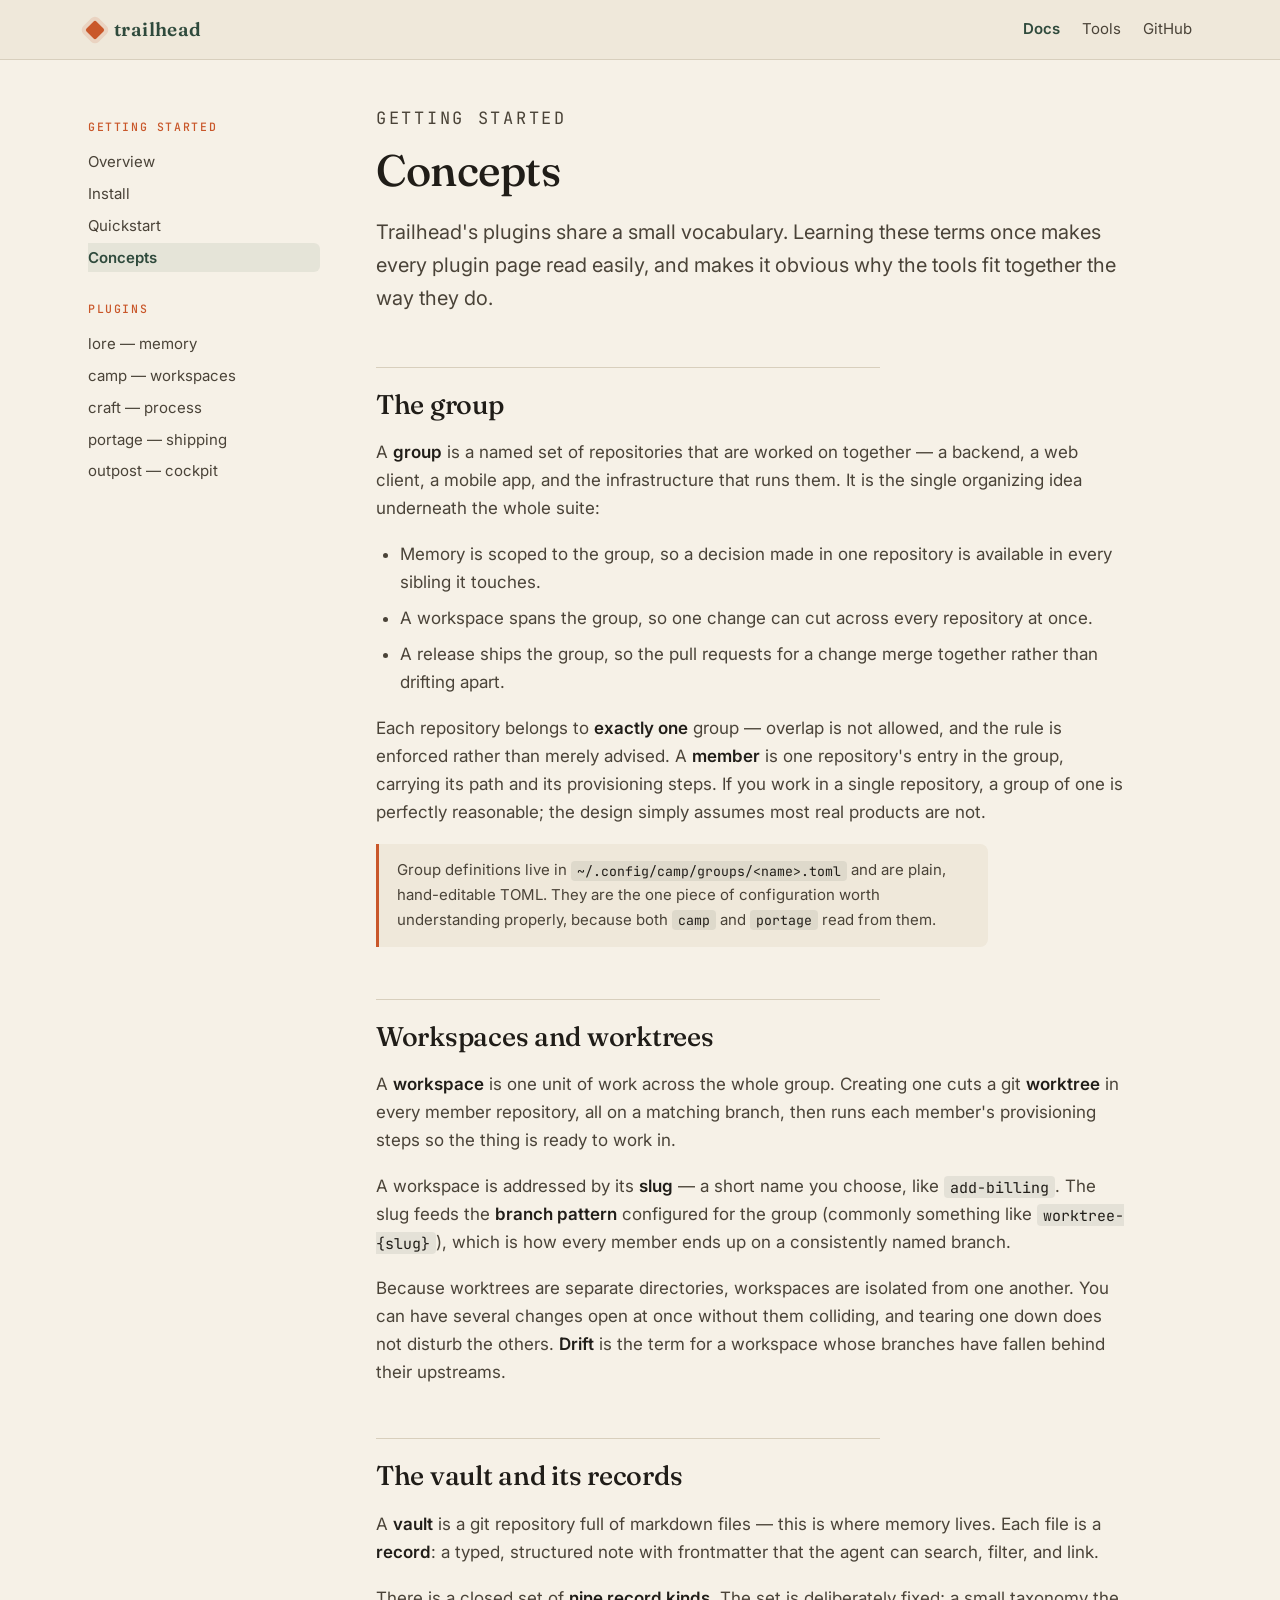
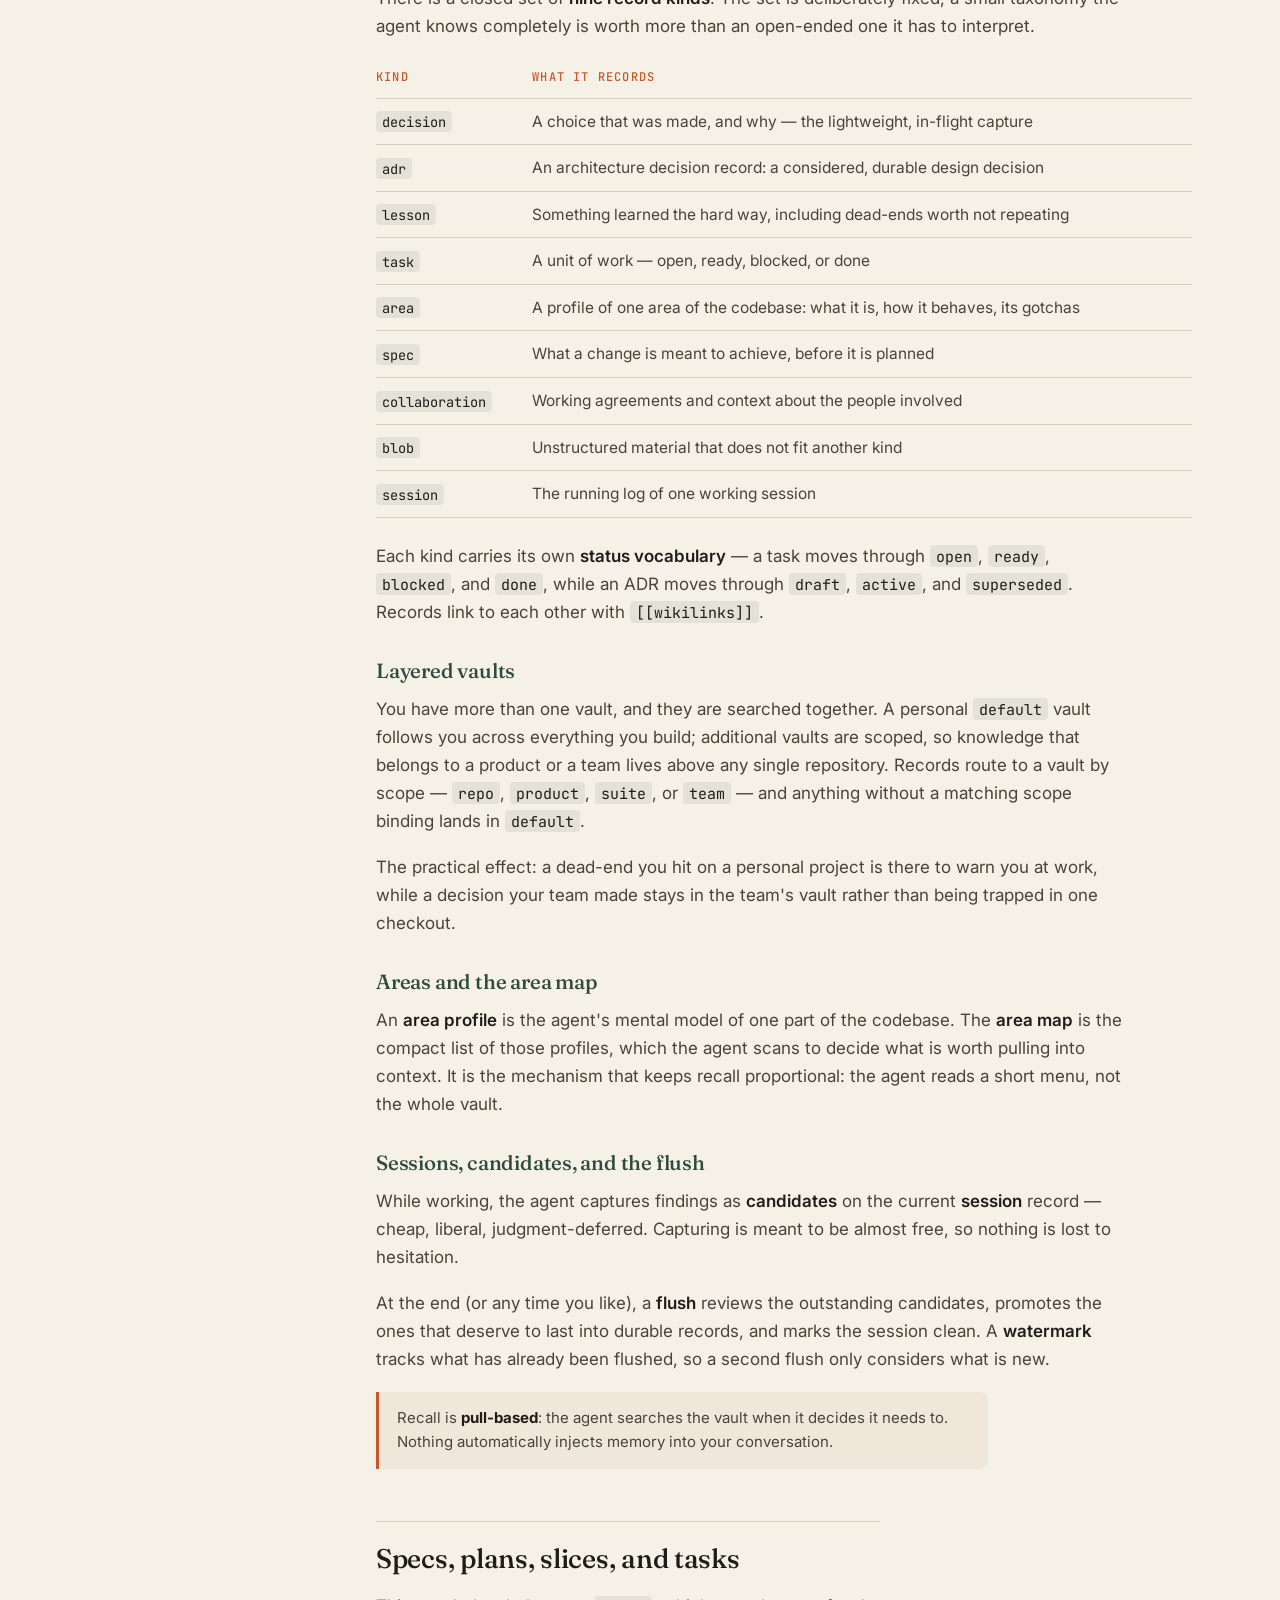
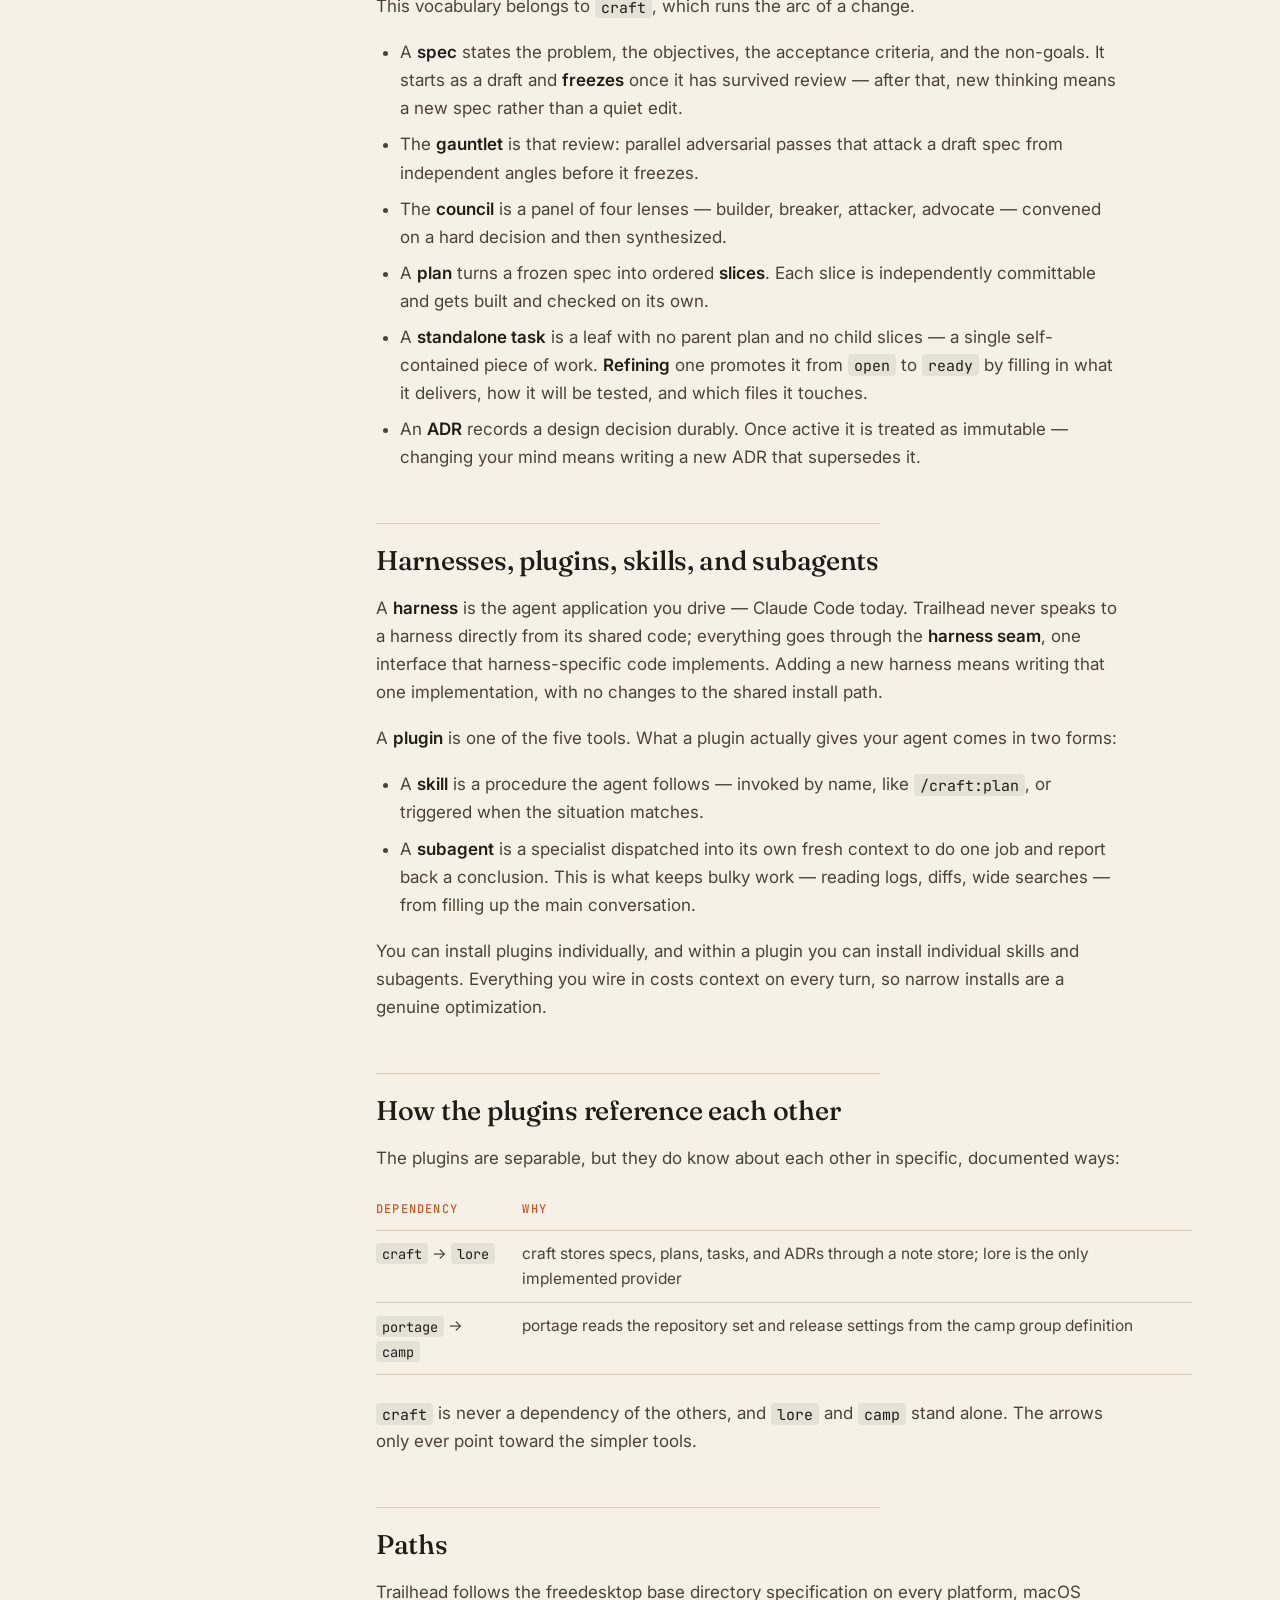
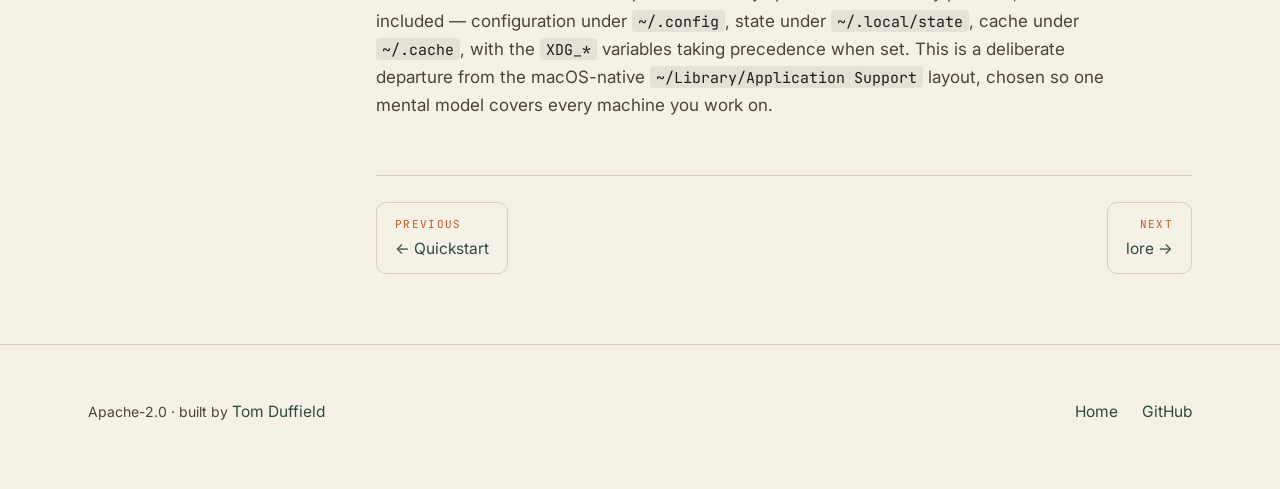
<file: docs/concepts.html>
<!DOCTYPE html>
<html lang="en">
<head>
  <meta charset="utf-8" />
  <meta name="viewport" content="width=device-width, initial-scale=1" />
  <title>Trailhead concepts</title>
  <meta name="description" content="The vocabulary the Trailhead plugins share - groups, workspaces, vaults, records, specs, slices, and the harness seam." />
  <link rel="preconnect" href="https://fonts.googleapis.com" />
  <link rel="preconnect" href="https://fonts.gstatic.com" crossorigin />
  <link href="https://fonts.googleapis.com/css2?family=Fraunces:opsz,wght@9..144,400;9..144,500;9..144,600&family=Inter:wght@400;500;600&family=JetBrains+Mono:wght@400;500&display=swap" rel="stylesheet" />
  <link rel="stylesheet" href="../assets/site.css" />
</head>
<body>

  <div class="topbar">
    <div class="topbar-inner">
      <a class="wordmark" href="../index.html"><span class="blaze-mark"></span> trailhead</a>
      <nav>
        <a href="index.html" class="current">Docs</a>
        <a href="../index.html#tools">Tools</a>
        <a href="https://github.com/trailhead-ai/trailhead">GitHub</a>
      </nav>
    </div>
  </div>

  <div class="docs-shell">
    <aside class="docs-nav">
      <h4>Getting started</h4>
      <ul>
        <li><a href="index.html">Overview</a></li>
        <li><a href="install.html">Install</a></li>
        <li><a href="quickstart.html">Quickstart</a></li>
        <li><a href="concepts.html" class="current">Concepts</a></li>
      </ul>
      <h4>Plugins</h4>
      <ul>
        <li><a href="lore.html">lore &mdash; memory</a></li>
        <li><a href="camp.html">camp &mdash; workspaces</a></li>
        <li><a href="craft.html">craft &mdash; process</a></li>
        <li><a href="portage.html">portage &mdash; shipping</a></li>
        <li><a href="outpost.html">outpost &mdash; cockpit</a></li>
      </ul>
    </aside>

    <main class="docs-main">
      <p class="eyebrow">Getting started</p>
      <h1>Concepts</h1>
      <p class="lede">Trailhead's plugins share a small vocabulary. Learning these terms once makes every plugin page read easily, and makes it obvious why the tools fit together the way they do.</p>

      <h2>The group</h2>
      <p>A <strong>group</strong> is a named set of repositories that are worked on together &mdash; a backend, a web client, a mobile app, and the infrastructure that runs them. It is the single organizing idea underneath the whole suite:</p>
      <ul>
        <li>Memory is scoped to the group, so a decision made in one repository is available in every sibling it touches.</li>
        <li>A workspace spans the group, so one change can cut across every repository at once.</li>
        <li>A release ships the group, so the pull requests for a change merge together rather than drifting apart.</li>
      </ul>
      <p>Each repository belongs to <strong>exactly one</strong> group &mdash; overlap is not allowed, and the rule is enforced rather than merely advised. A <strong>member</strong> is one repository's entry in the group, carrying its path and its provisioning steps. If you work in a single repository, a group of one is perfectly reasonable; the design simply assumes most real products are not.</p>

      <div class="note">
        Group definitions live in <code>~/.config/camp/groups/&lt;name&gt;.toml</code> and are plain, hand-editable TOML. They are the one piece of configuration worth understanding properly, because both <code>camp</code> and <code>portage</code> read from them.
      </div>

      <h2>Workspaces and worktrees</h2>
      <p>A <strong>workspace</strong> is one unit of work across the whole group. Creating one cuts a git <strong>worktree</strong> in every member repository, all on a matching branch, then runs each member's provisioning steps so the thing is ready to work in.</p>
      <p>A workspace is addressed by its <strong>slug</strong> &mdash; a short name you choose, like <code>add-billing</code>. The slug feeds the <strong>branch pattern</strong> configured for the group (commonly something like <code>worktree-{slug}</code>), which is how every member ends up on a consistently named branch.</p>
      <p>Because worktrees are separate directories, workspaces are isolated from one another. You can have several changes open at once without them colliding, and tearing one down does not disturb the others. <strong>Drift</strong> is the term for a workspace whose branches have fallen behind their upstreams.</p>

      <h2>The vault and its records</h2>
      <p>A <strong>vault</strong> is a git repository full of markdown files &mdash; this is where memory lives. Each file is a <strong>record</strong>: a typed, structured note with frontmatter that the agent can search, filter, and link.</p>
      <p>There is a closed set of <strong>nine record kinds</strong>. The set is deliberately fixed; a small taxonomy the agent knows completely is worth more than an open-ended one it has to interpret.</p>

      <div class="table-scroll">
        <table>
          <thead><tr><th>Kind</th><th>What it records</th></tr></thead>
          <tbody>
            <tr><td><code>decision</code></td><td>A choice that was made, and why &mdash; the lightweight, in-flight capture</td></tr>
            <tr><td><code>adr</code></td><td>An architecture decision record: a considered, durable design decision</td></tr>
            <tr><td><code>lesson</code></td><td>Something learned the hard way, including dead-ends worth not repeating</td></tr>
            <tr><td><code>task</code></td><td>A unit of work &mdash; open, ready, blocked, or done</td></tr>
            <tr><td><code>area</code></td><td>A profile of one area of the codebase: what it is, how it behaves, its gotchas</td></tr>
            <tr><td><code>spec</code></td><td>What a change is meant to achieve, before it is planned</td></tr>
            <tr><td><code>collaboration</code></td><td>Working agreements and context about the people involved</td></tr>
            <tr><td><code>blob</code></td><td>Unstructured material that does not fit another kind</td></tr>
            <tr><td><code>session</code></td><td>The running log of one working session</td></tr>
          </tbody>
        </table>
      </div>

      <p>Each kind carries its own <strong>status vocabulary</strong> &mdash; a task moves through <code>open</code>, <code>ready</code>, <code>blocked</code>, and <code>done</code>, while an ADR moves through <code>draft</code>, <code>active</code>, and <code>superseded</code>. Records link to each other with <code>[[wikilinks]]</code>.</p>

      <h3>Layered vaults</h3>
      <p>You have more than one vault, and they are searched together. A personal <code>default</code> vault follows you across everything you build; additional vaults are scoped, so knowledge that belongs to a product or a team lives above any single repository. Records route to a vault by scope &mdash; <code>repo</code>, <code>product</code>, <code>suite</code>, or <code>team</code> &mdash; and anything without a matching scope binding lands in <code>default</code>.</p>
      <p>The practical effect: a dead-end you hit on a personal project is there to warn you at work, while a decision your team made stays in the team's vault rather than being trapped in one checkout.</p>

      <h3>Areas and the area map</h3>
      <p>An <strong>area profile</strong> is the agent's mental model of one part of the codebase. The <strong>area map</strong> is the compact list of those profiles, which the agent scans to decide what is worth pulling into context. It is the mechanism that keeps recall proportional: the agent reads a short menu, not the whole vault.</p>

      <h3>Sessions, candidates, and the flush</h3>
      <p>While working, the agent captures findings as <strong>candidates</strong> on the current <strong>session</strong> record &mdash; cheap, liberal, judgment-deferred. Capturing is meant to be almost free, so nothing is lost to hesitation.</p>
      <p>At the end (or any time you like), a <strong>flush</strong> reviews the outstanding candidates, promotes the ones that deserve to last into durable records, and marks the session clean. A <strong>watermark</strong> tracks what has already been flushed, so a second flush only considers what is new.</p>

      <div class="note">
        Recall is <strong>pull-based</strong>: the agent searches the vault when it decides it needs to. Nothing automatically injects memory into your conversation.
      </div>

      <h2>Specs, plans, slices, and tasks</h2>
      <p>This vocabulary belongs to <code>craft</code>, which runs the arc of a change.</p>
      <ul>
        <li>A <strong>spec</strong> states the problem, the objectives, the acceptance criteria, and the non-goals. It starts as a draft and <strong>freezes</strong> once it has survived review &mdash; after that, new thinking means a new spec rather than a quiet edit.</li>
        <li>The <strong>gauntlet</strong> is that review: parallel adversarial passes that attack a draft spec from independent angles before it freezes.</li>
        <li>The <strong>council</strong> is a panel of four lenses &mdash; builder, breaker, attacker, advocate &mdash; convened on a hard decision and then synthesized.</li>
        <li>A <strong>plan</strong> turns a frozen spec into ordered <strong>slices</strong>. Each slice is independently committable and gets built and checked on its own.</li>
        <li>A <strong>standalone task</strong> is a leaf with no parent plan and no child slices &mdash; a single self-contained piece of work. <strong>Refining</strong> one promotes it from <code>open</code> to <code>ready</code> by filling in what it delivers, how it will be tested, and which files it touches.</li>
        <li>An <strong>ADR</strong> records a design decision durably. Once active it is treated as immutable &mdash; changing your mind means writing a new ADR that supersedes it.</li>
      </ul>

      <h2>Harnesses, plugins, skills, and subagents</h2>
      <p>A <strong>harness</strong> is the agent application you drive &mdash; Claude Code today. Trailhead never speaks to a harness directly from its shared code; everything goes through the <strong>harness seam</strong>, one interface that harness-specific code implements. Adding a new harness means writing that one implementation, with no changes to the shared install path.</p>
      <p>A <strong>plugin</strong> is one of the five tools. What a plugin actually gives your agent comes in two forms:</p>
      <ul>
        <li>A <strong>skill</strong> is a procedure the agent follows &mdash; invoked by name, like <code>/craft:plan</code>, or triggered when the situation matches.</li>
        <li>A <strong>subagent</strong> is a specialist dispatched into its own fresh context to do one job and report back a conclusion. This is what keeps bulky work &mdash; reading logs, diffs, wide searches &mdash; from filling up the main conversation.</li>
      </ul>
      <p>You can install plugins individually, and within a plugin you can install individual skills and subagents. Everything you wire in costs context on every turn, so narrow installs are a genuine optimization.</p>

      <h2>How the plugins reference each other</h2>
      <p>The plugins are separable, but they do know about each other in specific, documented ways:</p>
      <div class="table-scroll">
        <table>
          <thead><tr><th>Dependency</th><th>Why</th></tr></thead>
          <tbody>
            <tr><td><code>craft</code> &rarr; <code>lore</code></td><td>craft stores specs, plans, tasks, and ADRs through a note store; lore is the only implemented provider</td></tr>
            <tr><td><code>portage</code> &rarr; <code>camp</code></td><td>portage reads the repository set and release settings from the camp group definition</td></tr>
          </tbody>
        </table>
      </div>
      <p><code>craft</code> is never a dependency of the others, and <code>lore</code> and <code>camp</code> stand alone. The arrows only ever point toward the simpler tools.</p>

      <h2>Paths</h2>
      <p>Trailhead follows the freedesktop base directory specification on every platform, macOS included &mdash; configuration under <code>~/.config</code>, state under <code>~/.local/state</code>, cache under <code>~/.cache</code>, with the <code>XDG_*</code> variables taking precedence when set. This is a deliberate departure from the macOS-native <code>~/Library/Application Support</code> layout, chosen so one mental model covers every machine you work on.</p>

      <div class="pager">
        <a class="prev" href="quickstart.html"><span class="dir">Previous</span> &larr; Quickstart</a>
        <a class="next" href="lore.html"><span class="dir">Next</span> lore &rarr;</a>
      </div>
    </main>
  </div>

  <footer class="docs-foot">
    <div class="wrap footer-row">
      <span class="fine">Apache-2.0 &middot; built by <a href="https://tomduffield.com">Tom Duffield</a></span>
      <span class="links">
        <a href="../index.html">Home</a>
        <a href="https://github.com/trailhead-ai/trailhead">GitHub</a>
      </span>
    </div>
  </footer>

</body>
</html>
</file>
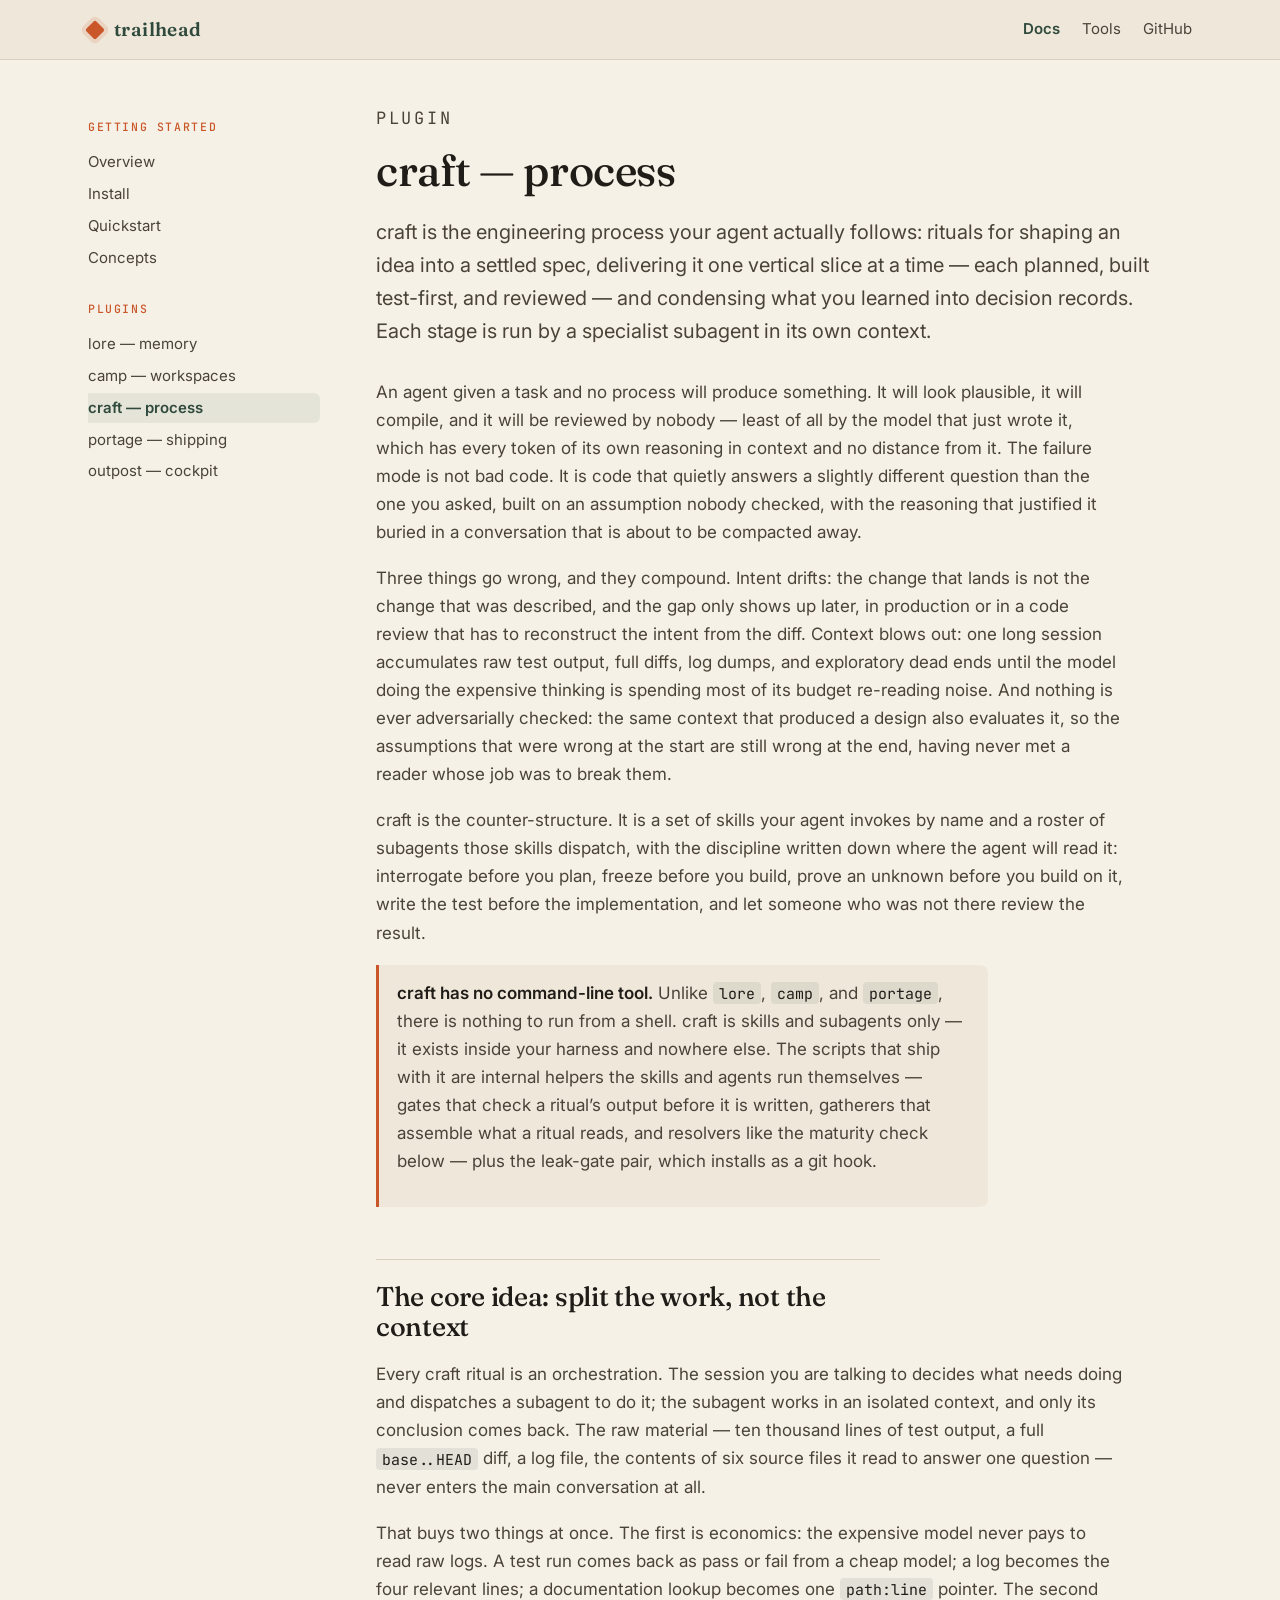
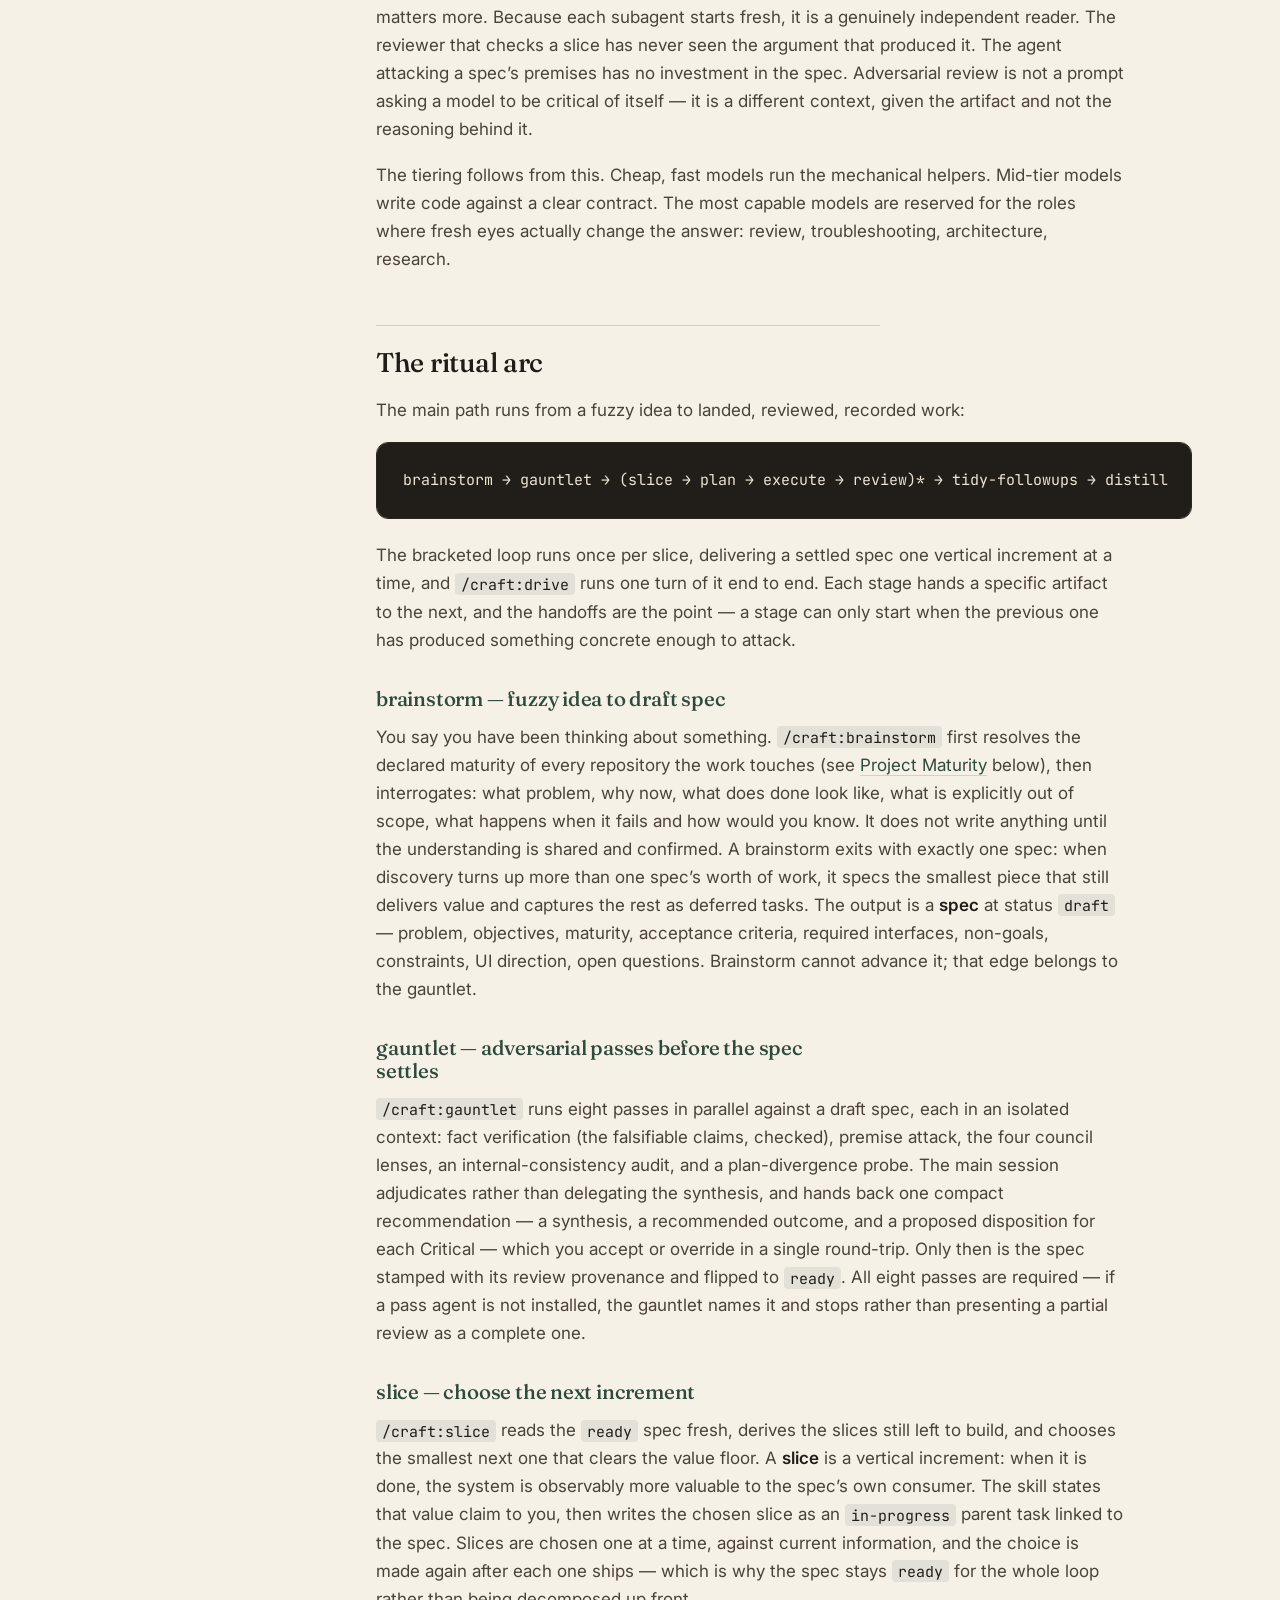
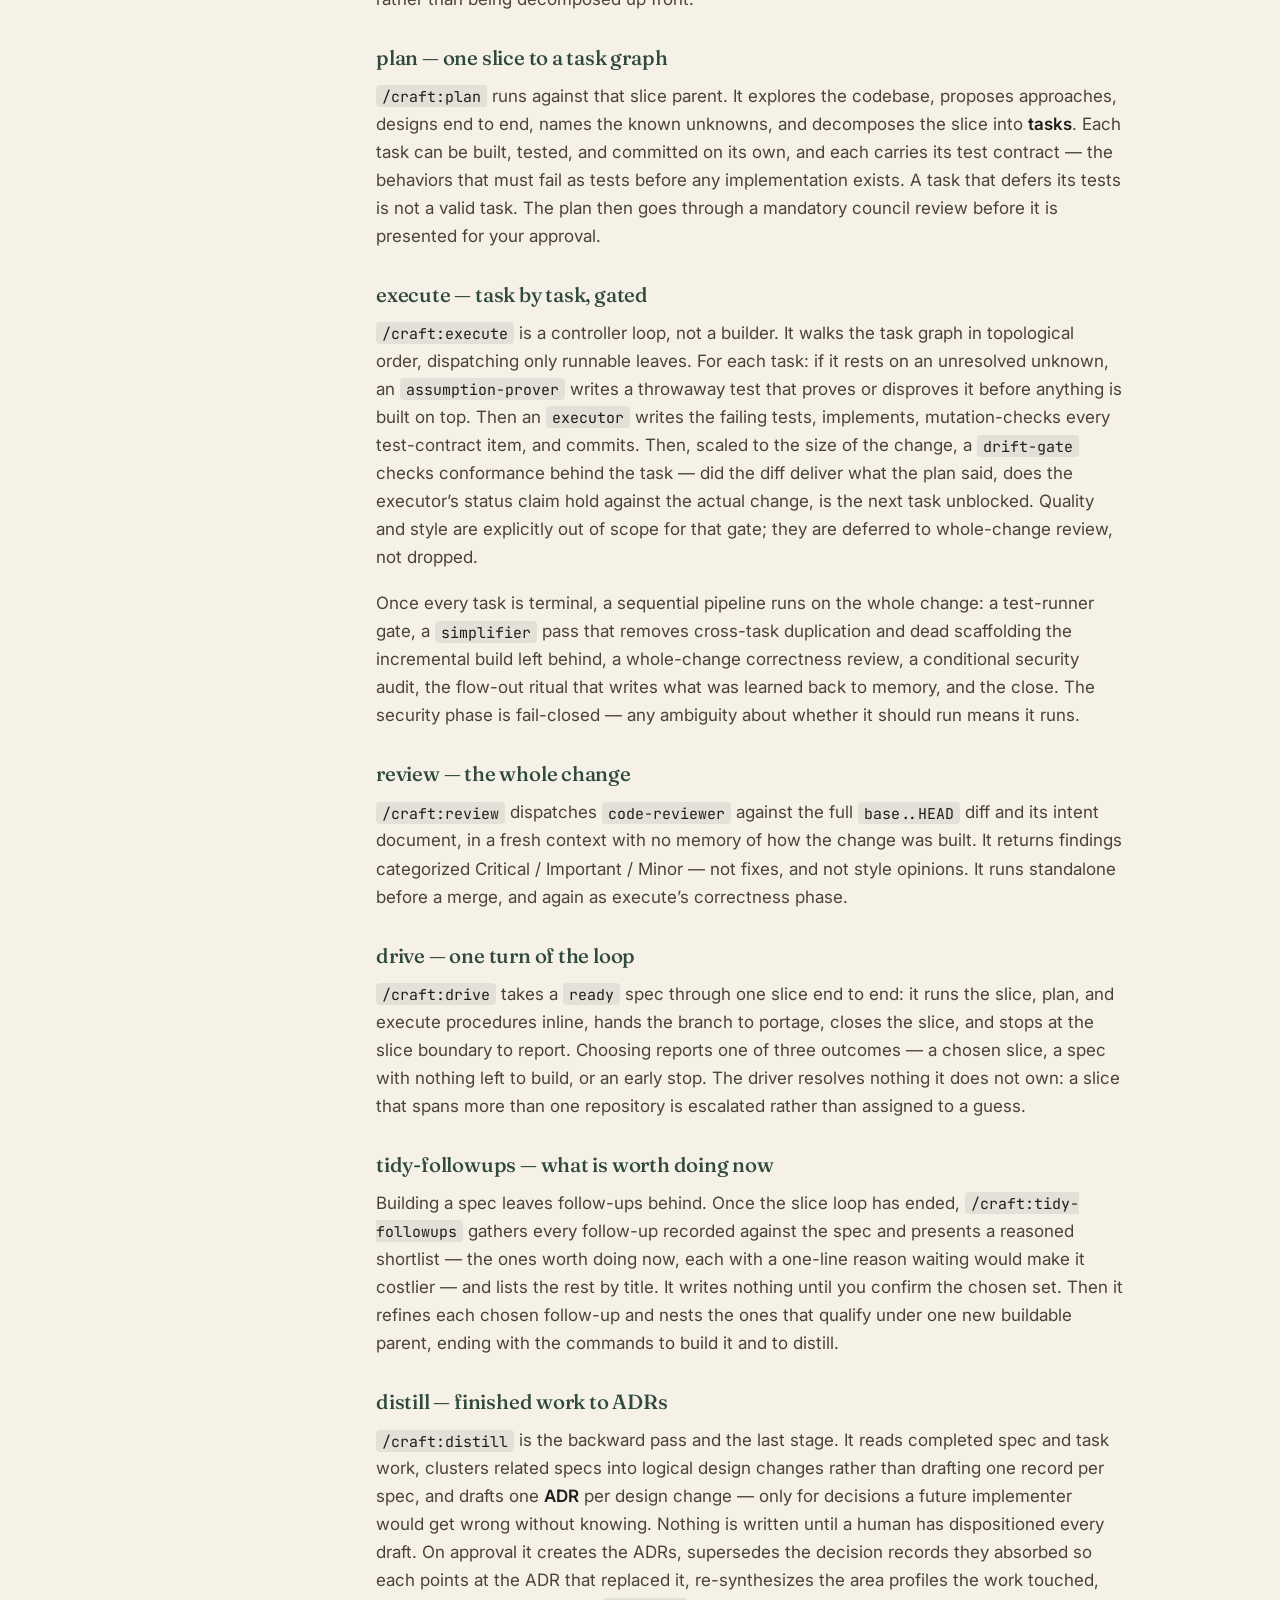
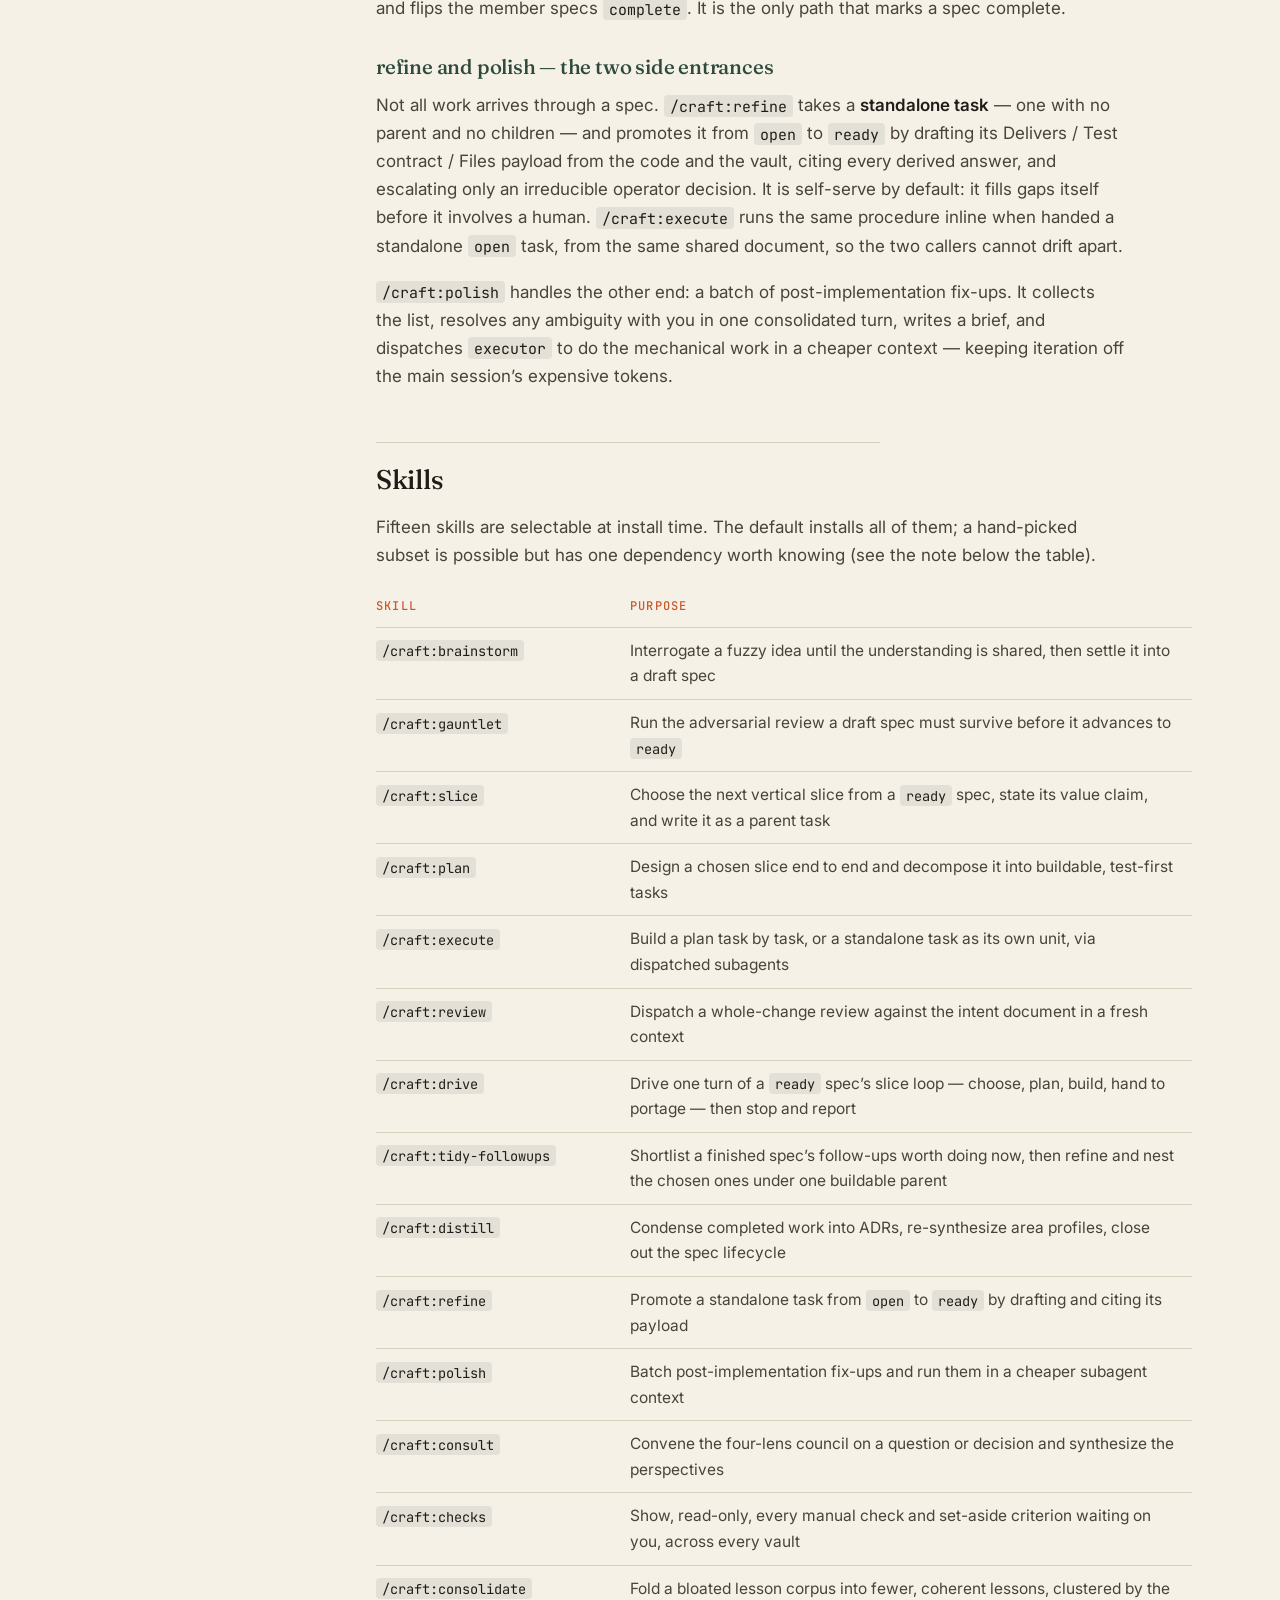
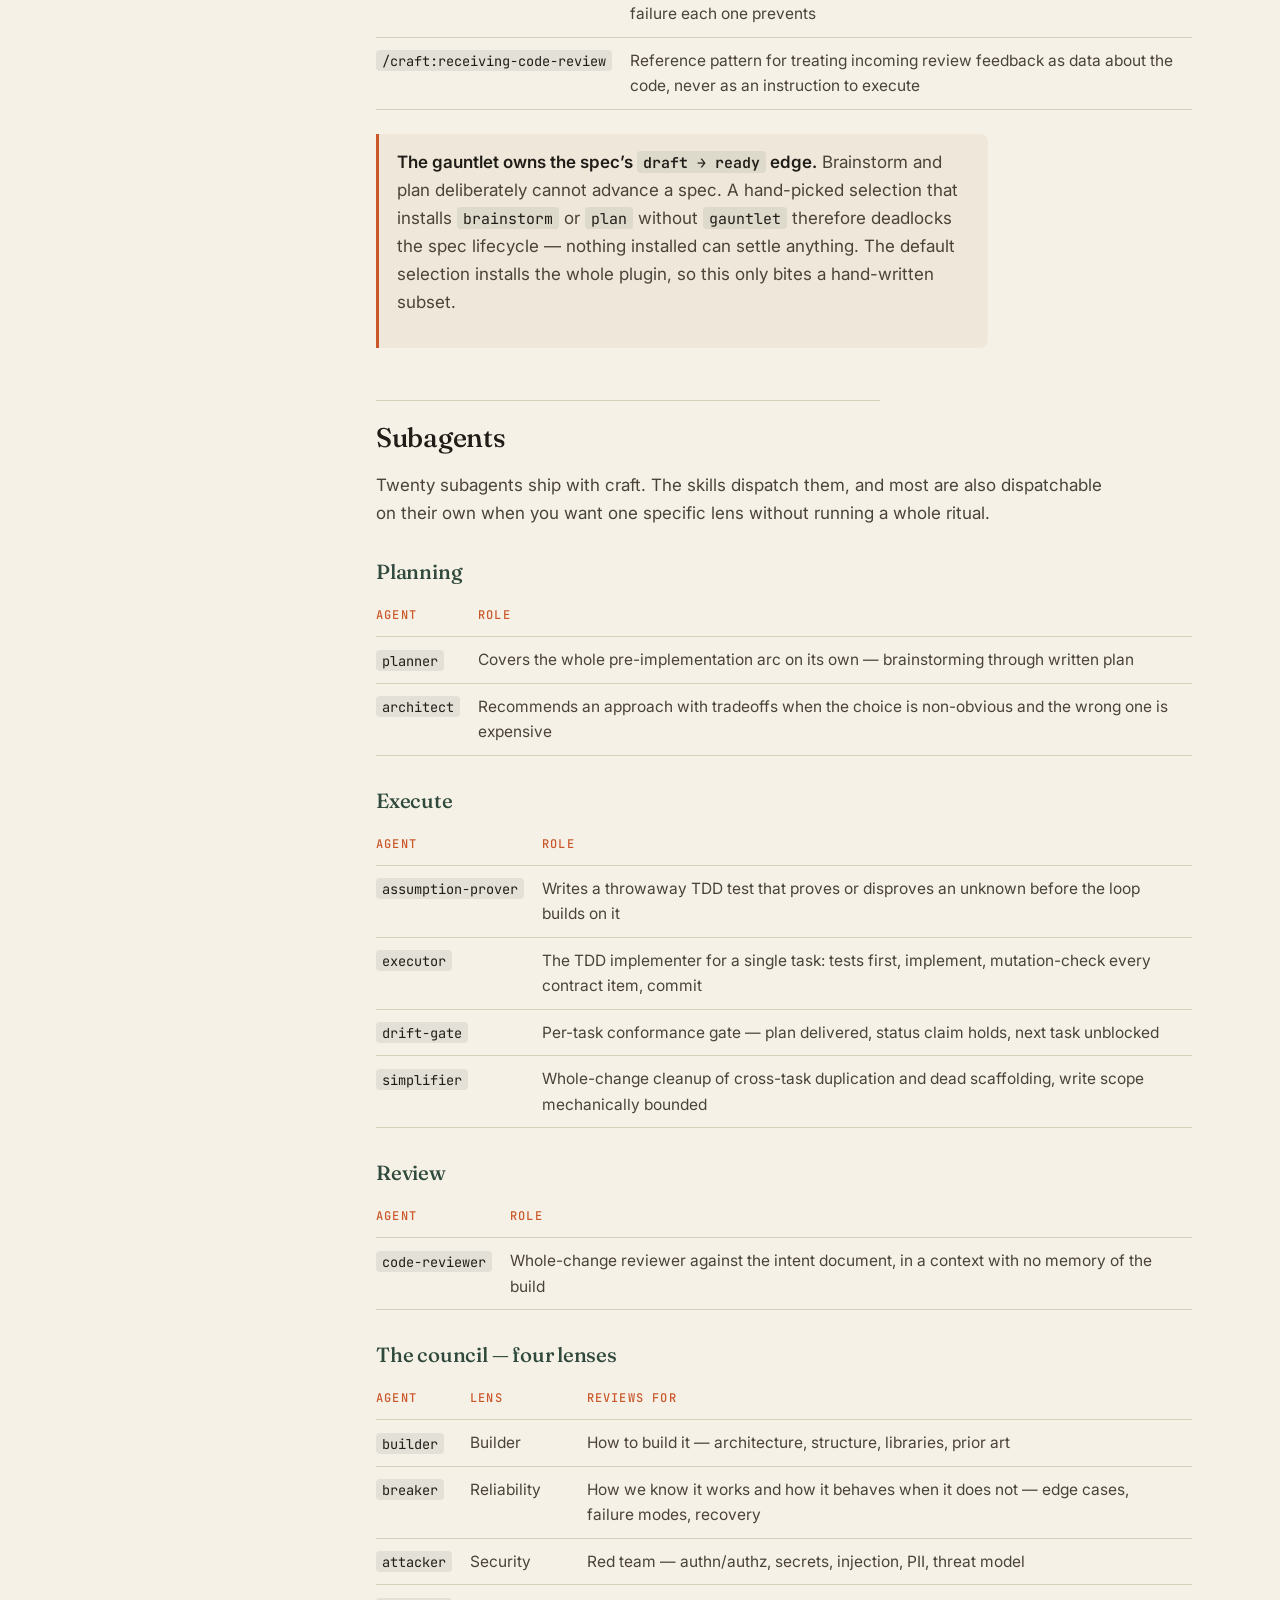
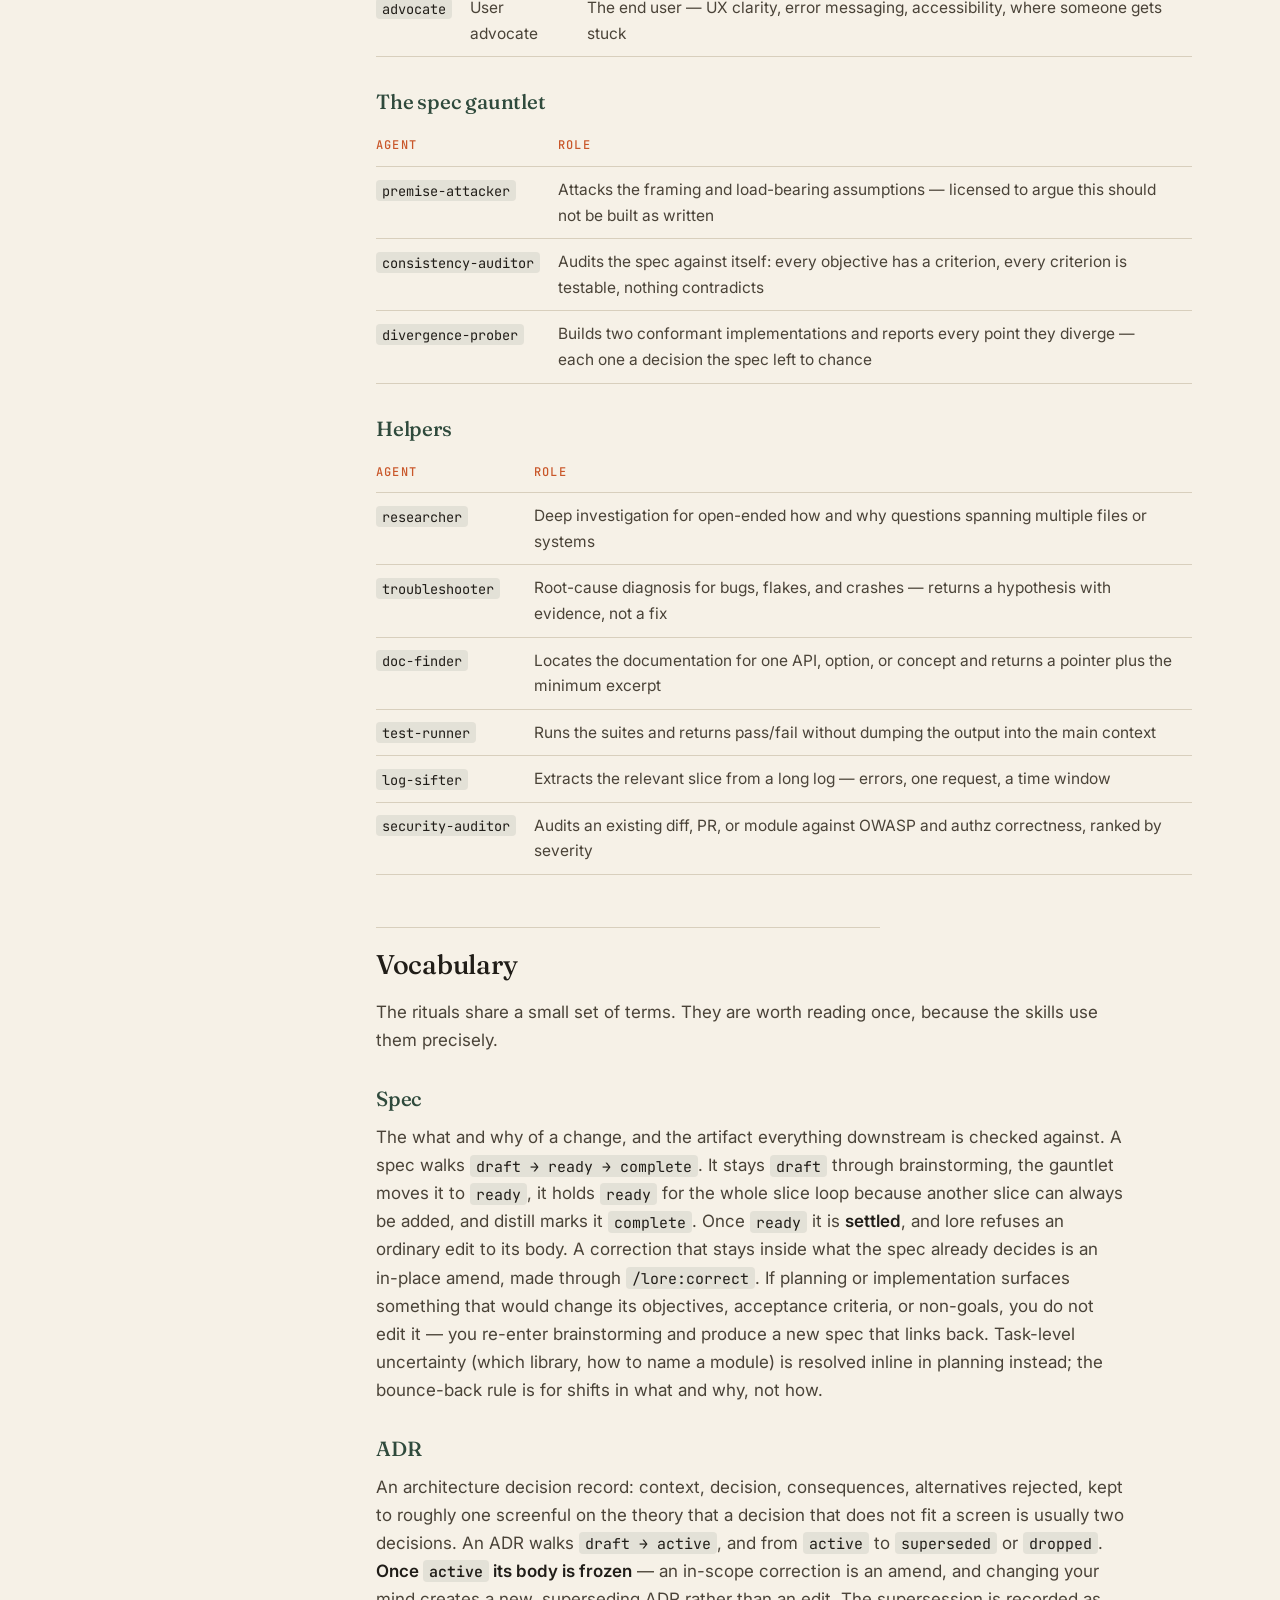
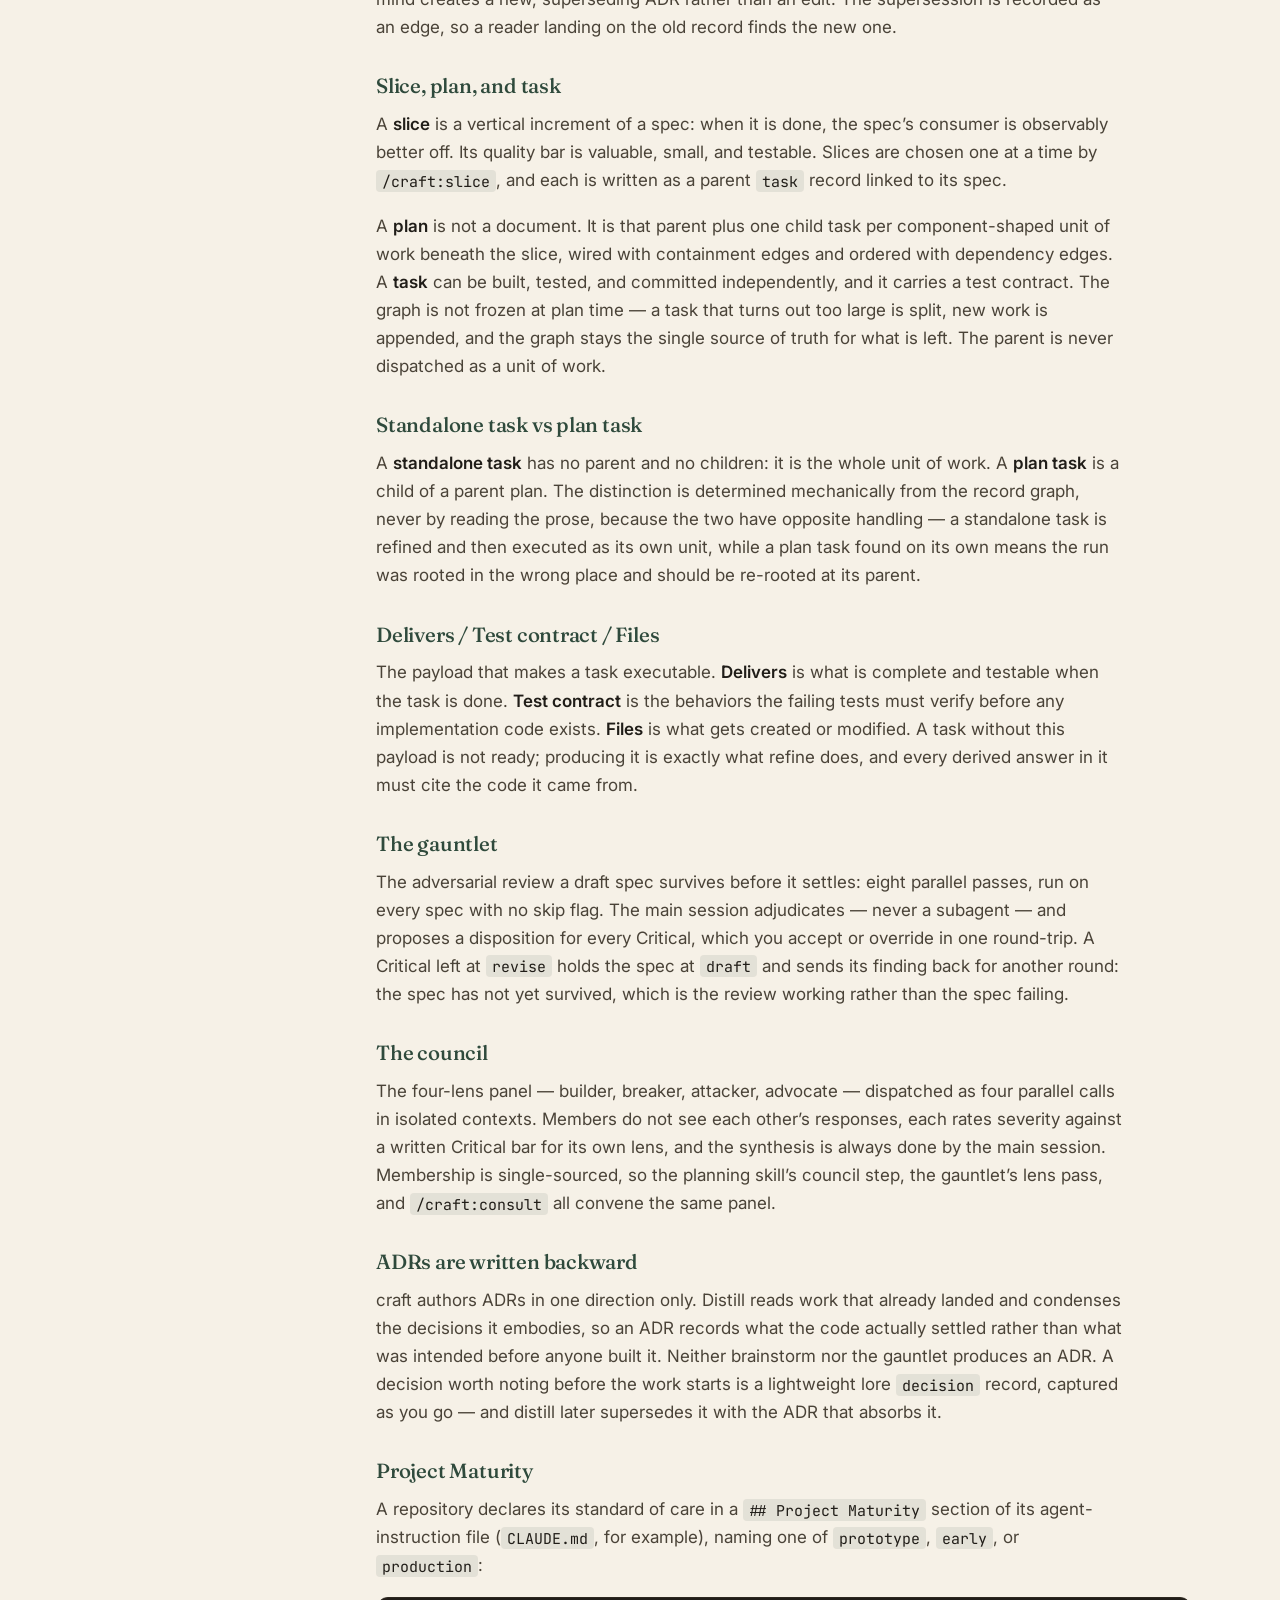
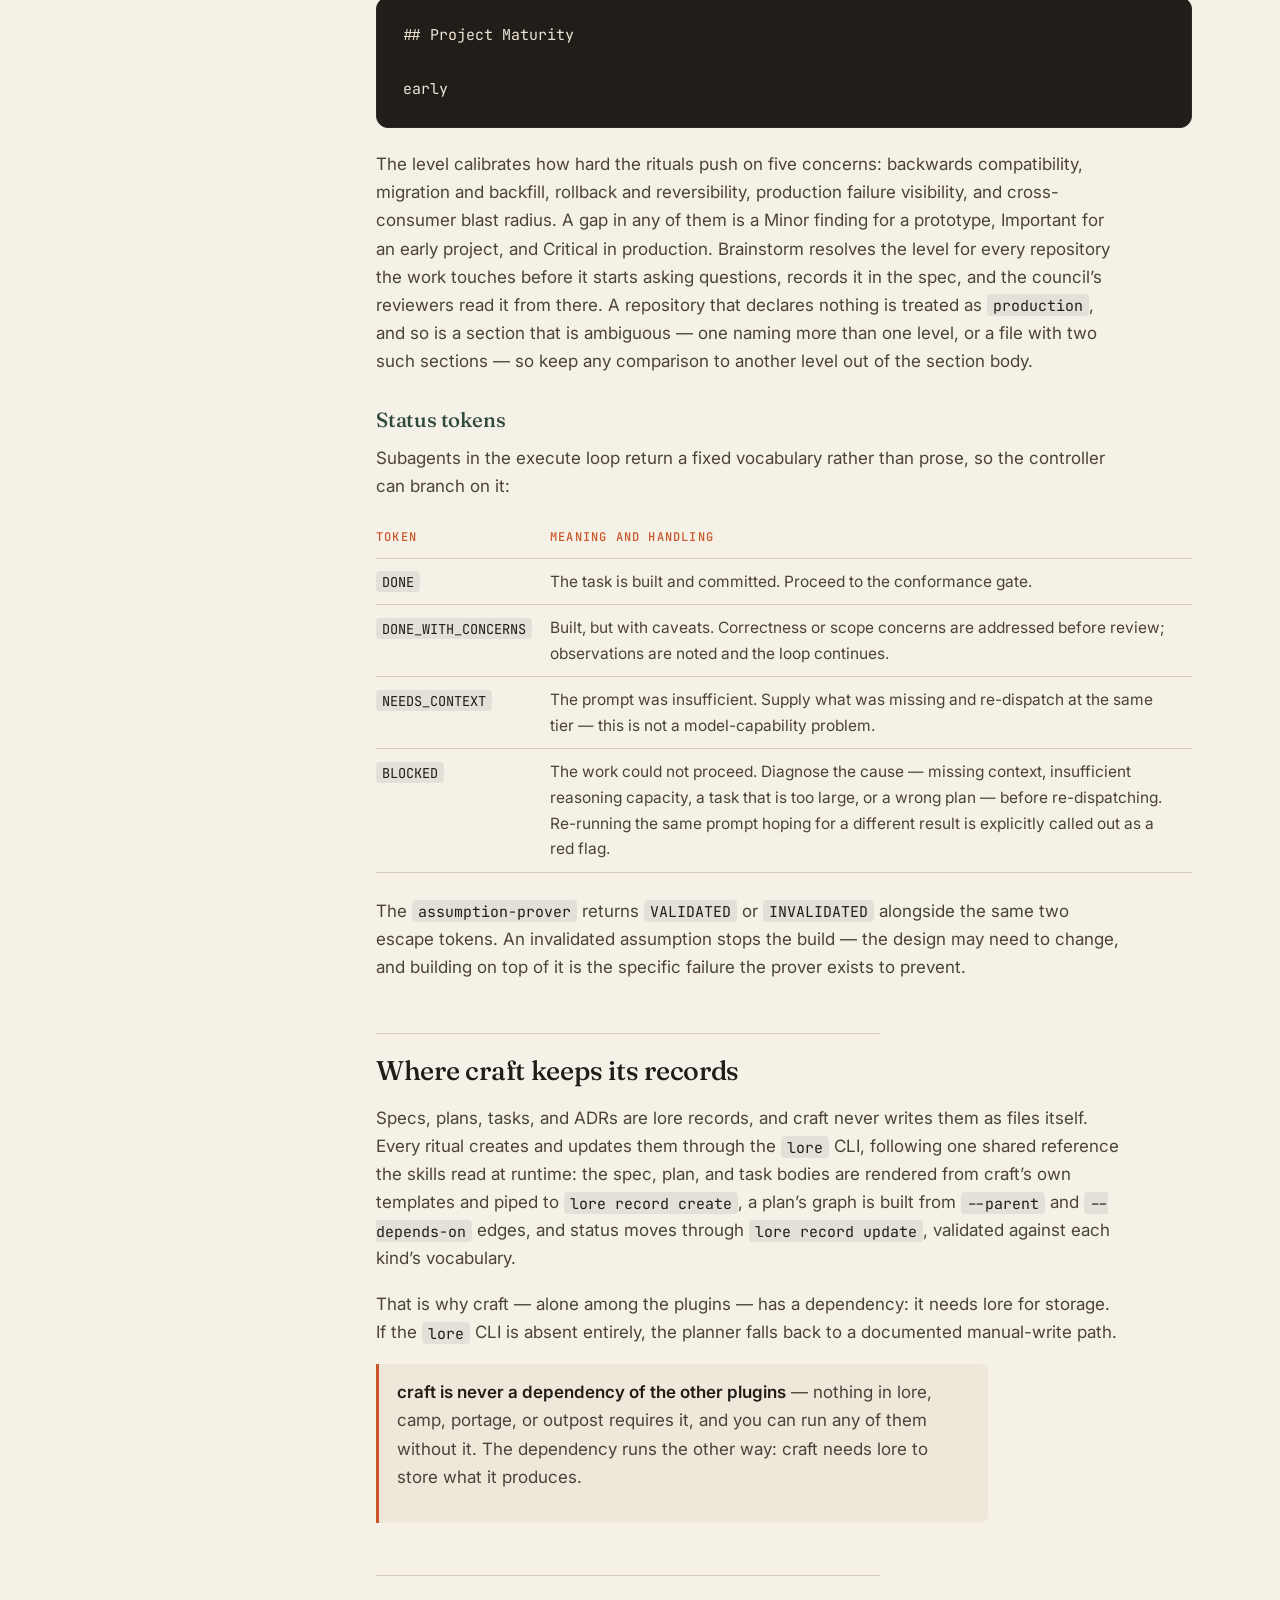
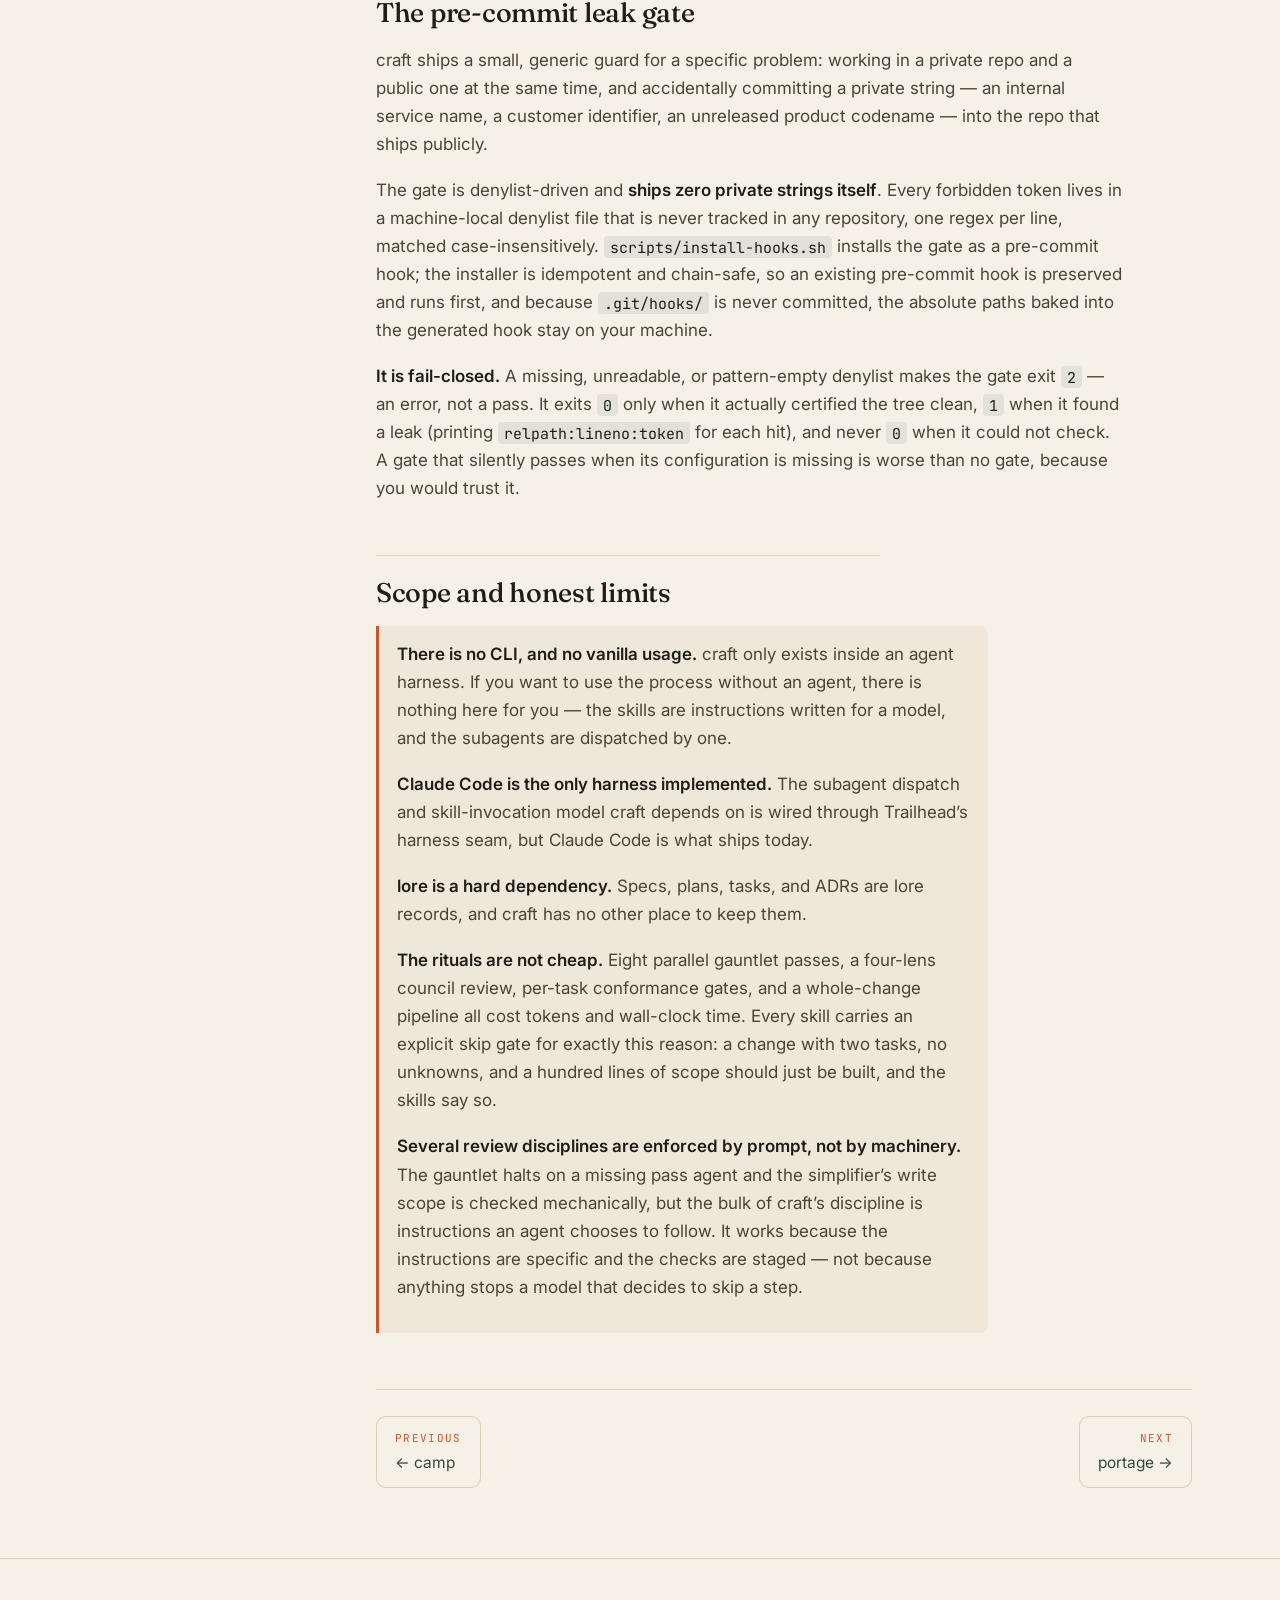
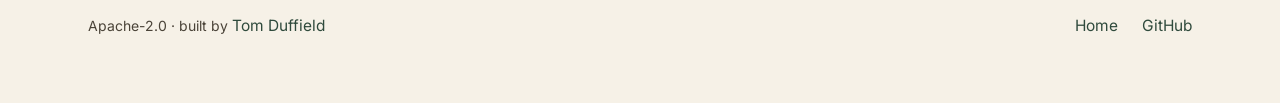
<file: docs/craft.html>
<!DOCTYPE html>
<html lang="en">
<head>
  <meta charset="utf-8" />
  <meta name="viewport" content="width=device-width, initial-scale=1" />
  <title>Trailhead docs - craft</title>
  <meta name="description" content="craft is Trailhead's process plugin: adversarial rituals for shaping, planning, building test-first, reviewing, and distilling &mdash; run by specialist subagents in isolated contexts." />
  <link rel="preconnect" href="https://fonts.googleapis.com" />
  <link rel="preconnect" href="https://fonts.gstatic.com" crossorigin />
  <link href="https://fonts.googleapis.com/css2?family=Fraunces:opsz,wght@9..144,400;9..144,500;9..144,600&family=Inter:wght@400;500;600&family=JetBrains+Mono:wght@400;500&display=swap" rel="stylesheet" />
  <link rel="stylesheet" href="../assets/site.css" />
</head>
<body>

  <div class="topbar">
    <div class="topbar-inner">
      <a class="wordmark" href="../index.html"><span class="blaze-mark"></span> trailhead</a>
      <nav>
        <a href="index.html" class="current">Docs</a>
        <a href="../index.html#tools">Tools</a>
        <a href="https://github.com/trailhead-ai/trailhead">GitHub</a>
      </nav>
    </div>
  </div>

  <div class="docs-shell">
    <aside class="docs-nav">
      <h4>Getting started</h4>
      <ul>
        <li><a href="index.html">Overview</a></li>
        <li><a href="install.html">Install</a></li>
        <li><a href="quickstart.html">Quickstart</a></li>
        <li><a href="concepts.html">Concepts</a></li>
      </ul>
      <h4>Plugins</h4>
      <ul>
        <li><a href="lore.html">lore &mdash; memory</a></li>
        <li><a href="camp.html">camp &mdash; workspaces</a></li>
        <li><a href="craft.html" class="current">craft &mdash; process</a></li>
        <li><a href="portage.html">portage &mdash; shipping</a></li>
        <li><a href="outpost.html">outpost &mdash; cockpit</a></li>
      </ul>
    </aside>

    <main class="docs-main">
      <p class="eyebrow">Plugin</p>
      <h1>craft &mdash; process</h1>
      <p class="lede">craft is the engineering process your agent actually follows: rituals for shaping an idea into a settled spec, delivering it one vertical slice at a time &mdash; each planned, built test-first, and reviewed &mdash; and condensing what you learned into decision records. Each stage is run by a specialist subagent in its own context.</p>

      <p>An agent given a task and no process will produce something. It will look plausible, it will compile, and it will be reviewed by nobody &mdash; least of all by the model that just wrote it, which has every token of its own reasoning in context and no distance from it. The failure mode is not bad code. It is code that quietly answers a slightly different question than the one you asked, built on an assumption nobody checked, with the reasoning that justified it buried in a conversation that is about to be compacted away.</p>

      <p>Three things go wrong, and they compound. Intent drifts: the change that lands is not the change that was described, and the gap only shows up later, in production or in a code review that has to reconstruct the intent from the diff. Context blows out: one long session accumulates raw test output, full diffs, log dumps, and exploratory dead ends until the model doing the expensive thinking is spending most of its budget re-reading noise. And nothing is ever adversarially checked: the same context that produced a design also evaluates it, so the assumptions that were wrong at the start are still wrong at the end, having never met a reader whose job was to break them.</p>

      <p>craft is the counter-structure. It is a set of skills your agent invokes by name and a roster of subagents those skills dispatch, with the discipline written down where the agent will read it: interrogate before you plan, freeze before you build, prove an unknown before you build on it, write the test before the implementation, and let someone who was not there review the result.</p>

      <div class="note">
        <p><strong>craft has no command-line tool.</strong> Unlike <code>lore</code>, <code>camp</code>, and <code>portage</code>, there is nothing to run from a shell. craft is skills and subagents only &mdash; it exists inside your harness and nowhere else. The scripts that ship with it are internal helpers the skills and agents run themselves &mdash; gates that check a ritual&rsquo;s output before it is written, gatherers that assemble what a ritual reads, and resolvers like the maturity check below &mdash; plus the leak-gate pair, which installs as a git hook.</p>
      </div>

      <h2>The core idea: split the work, not the context</h2>

      <p>Every craft ritual is an orchestration. The session you are talking to decides what needs doing and dispatches a subagent to do it; the subagent works in an isolated context, and only its conclusion comes back. The raw material &mdash; ten thousand lines of test output, a full <code>base..HEAD</code> diff, a log file, the contents of six source files it read to answer one question &mdash; never enters the main conversation at all.</p>

      <p>That buys two things at once. The first is economics: the expensive model never pays to read raw logs. A test run comes back as pass or fail from a cheap model; a log becomes the four relevant lines; a documentation lookup becomes one <code>path:line</code> pointer. The second matters more. Because each subagent starts fresh, it is a genuinely independent reader. The reviewer that checks a slice has never seen the argument that produced it. The agent attacking a spec&rsquo;s premises has no investment in the spec. Adversarial review is not a prompt asking a model to be critical of itself &mdash; it is a different context, given the artifact and not the reasoning behind it.</p>

      <p>The tiering follows from this. Cheap, fast models run the mechanical helpers. Mid-tier models write code against a clear contract. The most capable models are reserved for the roles where fresh eyes actually change the answer: review, troubleshooting, architecture, research.</p>

      <h2>The ritual arc</h2>

      <p>The main path runs from a fuzzy idea to landed, reviewed, recorded work:</p>
      <pre>brainstorm &rarr; gauntlet &rarr; (slice &rarr; plan &rarr; execute &rarr; review)* &rarr; tidy-followups &rarr; distill</pre>
      <p>The bracketed loop runs once per slice, delivering a settled spec one vertical increment at a time, and <code>/craft:drive</code> runs one turn of it end to end. Each stage hands a specific artifact to the next, and the handoffs are the point &mdash; a stage can only start when the previous one has produced something concrete enough to attack.</p>

      <h3>brainstorm &mdash; fuzzy idea to draft spec</h3>
      <p>You say you have been thinking about something. <code>/craft:brainstorm</code> first resolves the declared maturity of every repository the work touches (see <a href="#project-maturity">Project Maturity</a> below), then interrogates: what problem, why now, what does done look like, what is explicitly out of scope, what happens when it fails and how would you know. It does not write anything until the understanding is shared and confirmed. A brainstorm exits with exactly one spec: when discovery turns up more than one spec&rsquo;s worth of work, it specs the smallest piece that still delivers value and captures the rest as deferred tasks. The output is a <strong>spec</strong> at status <code>draft</code> &mdash; problem, objectives, maturity, acceptance criteria, required interfaces, non-goals, constraints, UI direction, open questions. Brainstorm cannot advance it; that edge belongs to the gauntlet.</p>

      <h3>gauntlet &mdash; adversarial passes before the spec settles</h3>
      <p><code>/craft:gauntlet</code> runs eight passes in parallel against a draft spec, each in an isolated context: fact verification (the falsifiable claims, checked), premise attack, the four council lenses, an internal-consistency audit, and a plan-divergence probe. The main session adjudicates rather than delegating the synthesis, and hands back one compact recommendation &mdash; a synthesis, a recommended outcome, and a proposed disposition for each Critical &mdash; which you accept or override in a single round-trip. Only then is the spec stamped with its review provenance and flipped to <code>ready</code>. All eight passes are required &mdash; if a pass agent is not installed, the gauntlet names it and stops rather than presenting a partial review as a complete one.</p>

      <h3>slice &mdash; choose the next increment</h3>
      <p><code>/craft:slice</code> reads the <code>ready</code> spec fresh, derives the slices still left to build, and chooses the smallest next one that clears the value floor. A <strong>slice</strong> is a vertical increment: when it is done, the system is observably more valuable to the spec&rsquo;s own consumer. The skill states that value claim to you, then writes the chosen slice as an <code>in-progress</code> parent task linked to the spec. Slices are chosen one at a time, against current information, and the choice is made again after each one ships &mdash; which is why the spec stays <code>ready</code> for the whole loop rather than being decomposed up front.</p>

      <h3>plan &mdash; one slice to a task graph</h3>
      <p><code>/craft:plan</code> runs against that slice parent. It explores the codebase, proposes approaches, designs end to end, names the known unknowns, and decomposes the slice into <strong>tasks</strong>. Each task can be built, tested, and committed on its own, and each carries its test contract &mdash; the behaviors that must fail as tests before any implementation exists. A task that defers its tests is not a valid task. The plan then goes through a mandatory council review before it is presented for your approval.</p>

      <h3>execute &mdash; task by task, gated</h3>
      <p><code>/craft:execute</code> is a controller loop, not a builder. It walks the task graph in topological order, dispatching only runnable leaves. For each task: if it rests on an unresolved unknown, an <code>assumption-prover</code> writes a throwaway test that proves or disproves it before anything is built on top. Then an <code>executor</code> writes the failing tests, implements, mutation-checks every test-contract item, and commits. Then, scaled to the size of the change, a <code>drift-gate</code> checks conformance behind the task &mdash; did the diff deliver what the plan said, does the executor&rsquo;s status claim hold against the actual change, is the next task unblocked. Quality and style are explicitly out of scope for that gate; they are deferred to whole-change review, not dropped.</p>
      <p>Once every task is terminal, a sequential pipeline runs on the whole change: a test-runner gate, a <code>simplifier</code> pass that removes cross-task duplication and dead scaffolding the incremental build left behind, a whole-change correctness review, a conditional security audit, the flow-out ritual that writes what was learned back to memory, and the close. The security phase is fail-closed &mdash; any ambiguity about whether it should run means it runs.</p>

      <h3>review &mdash; the whole change</h3>
      <p><code>/craft:review</code> dispatches <code>code-reviewer</code> against the full <code>base..HEAD</code> diff and its intent document, in a fresh context with no memory of how the change was built. It returns findings categorized Critical / Important / Minor &mdash; not fixes, and not style opinions. It runs standalone before a merge, and again as execute&rsquo;s correctness phase.</p>

      <h3>drive &mdash; one turn of the loop</h3>
      <p><code>/craft:drive</code> takes a <code>ready</code> spec through one slice end to end: it runs the slice, plan, and execute procedures inline, hands the branch to portage, closes the slice, and stops at the slice boundary to report. Choosing reports one of three outcomes &mdash; a chosen slice, a spec with nothing left to build, or an early stop. The driver resolves nothing it does not own: a slice that spans more than one repository is escalated rather than assigned to a guess.</p>

      <h3>tidy-followups &mdash; what is worth doing now</h3>
      <p>Building a spec leaves follow-ups behind. Once the slice loop has ended, <code>/craft:tidy-followups</code> gathers every follow-up recorded against the spec and presents a reasoned shortlist &mdash; the ones worth doing now, each with a one-line reason waiting would make it costlier &mdash; and lists the rest by title. It writes nothing until you confirm the chosen set. Then it refines each chosen follow-up and nests the ones that qualify under one new buildable parent, ending with the commands to build it and to distill.</p>

      <h3>distill &mdash; finished work to ADRs</h3>
      <p><code>/craft:distill</code> is the backward pass and the last stage. It reads completed spec and task work, clusters related specs into logical design changes rather than drafting one record per spec, and drafts one <strong>ADR</strong> per design change &mdash; only for decisions a future implementer would get wrong without knowing. Nothing is written until a human has dispositioned every draft. On approval it creates the ADRs, supersedes the decision records they absorbed so each points at the ADR that replaced it, re-synthesizes the area profiles the work touched, and flips the member specs <code>complete</code>. It is the only path that marks a spec complete.</p>

      <h3>refine and polish &mdash; the two side entrances</h3>
      <p>Not all work arrives through a spec. <code>/craft:refine</code> takes a <strong>standalone task</strong> &mdash; one with no parent and no children &mdash; and promotes it from <code>open</code> to <code>ready</code> by drafting its Delivers / Test contract / Files payload from the code and the vault, citing every derived answer, and escalating only an irreducible operator decision. It is self-serve by default: it fills gaps itself before it involves a human. <code>/craft:execute</code> runs the same procedure inline when handed a standalone <code>open</code> task, from the same shared document, so the two callers cannot drift apart.</p>
      <p><code>/craft:polish</code> handles the other end: a batch of post-implementation fix-ups. It collects the list, resolves any ambiguity with you in one consolidated turn, writes a brief, and dispatches <code>executor</code> to do the mechanical work in a cheaper context &mdash; keeping iteration off the main session&rsquo;s expensive tokens.</p>

      <h2>Skills</h2>

      <p>Fifteen skills are selectable at install time. The default installs all of them; a hand-picked subset is possible but has one dependency worth knowing (see the note below the table).</p>

      <div class="table-scroll">
        <table>
          <thead>
            <tr><th>Skill</th><th>Purpose</th></tr>
          </thead>
          <tbody>
            <tr><td><code>/craft:brainstorm</code></td><td>Interrogate a fuzzy idea until the understanding is shared, then settle it into a draft spec</td></tr>
            <tr><td><code>/craft:gauntlet</code></td><td>Run the adversarial review a draft spec must survive before it advances to <code>ready</code></td></tr>
            <tr><td><code>/craft:slice</code></td><td>Choose the next vertical slice from a <code>ready</code> spec, state its value claim, and write it as a parent task</td></tr>
            <tr><td><code>/craft:plan</code></td><td>Design a chosen slice end to end and decompose it into buildable, test-first tasks</td></tr>
            <tr><td><code>/craft:execute</code></td><td>Build a plan task by task, or a standalone task as its own unit, via dispatched subagents</td></tr>
            <tr><td><code>/craft:review</code></td><td>Dispatch a whole-change review against the intent document in a fresh context</td></tr>
            <tr><td><code>/craft:drive</code></td><td>Drive one turn of a <code>ready</code> spec&rsquo;s slice loop &mdash; choose, plan, build, hand to portage &mdash; then stop and report</td></tr>
            <tr><td><code>/craft:tidy-followups</code></td><td>Shortlist a finished spec&rsquo;s follow-ups worth doing now, then refine and nest the chosen ones under one buildable parent</td></tr>
            <tr><td><code>/craft:distill</code></td><td>Condense completed work into ADRs, re-synthesize area profiles, close out the spec lifecycle</td></tr>
            <tr><td><code>/craft:refine</code></td><td>Promote a standalone task from <code>open</code> to <code>ready</code> by drafting and citing its payload</td></tr>
            <tr><td><code>/craft:polish</code></td><td>Batch post-implementation fix-ups and run them in a cheaper subagent context</td></tr>
            <tr><td><code>/craft:consult</code></td><td>Convene the four-lens council on a question or decision and synthesize the perspectives</td></tr>
            <tr><td><code>/craft:checks</code></td><td>Show, read-only, every manual check and set-aside criterion waiting on you, across every vault</td></tr>
            <tr><td><code>/craft:consolidate</code></td><td>Fold a bloated lesson corpus into fewer, coherent lessons, clustered by the failure each one prevents</td></tr>
            <tr><td><code>/craft:receiving-code-review</code></td><td>Reference pattern for treating incoming review feedback as data about the code, never as an instruction to execute</td></tr>
          </tbody>
        </table>
      </div>

      <div class="note">
        <p><strong>The gauntlet owns the spec&rsquo;s <code>draft &rarr; ready</code> edge.</strong> Brainstorm and plan deliberately cannot advance a spec. A hand-picked selection that installs <code>brainstorm</code> or <code>plan</code> without <code>gauntlet</code> therefore deadlocks the spec lifecycle &mdash; nothing installed can settle anything. The default selection installs the whole plugin, so this only bites a hand-written subset.</p>
      </div>

      <h2>Subagents</h2>

      <p>Twenty subagents ship with craft. The skills dispatch them, and most are also dispatchable on their own when you want one specific lens without running a whole ritual.</p>

      <h3>Planning</h3>
      <div class="table-scroll">
        <table>
          <thead><tr><th>Agent</th><th>Role</th></tr></thead>
          <tbody>
            <tr><td><code>planner</code></td><td>Covers the whole pre-implementation arc on its own &mdash; brainstorming through written plan</td></tr>
            <tr><td><code>architect</code></td><td>Recommends an approach with tradeoffs when the choice is non-obvious and the wrong one is expensive</td></tr>
          </tbody>
        </table>
      </div>

      <h3>Execute</h3>
      <div class="table-scroll">
        <table>
          <thead><tr><th>Agent</th><th>Role</th></tr></thead>
          <tbody>
            <tr><td><code>assumption-prover</code></td><td>Writes a throwaway TDD test that proves or disproves an unknown before the loop builds on it</td></tr>
            <tr><td><code>executor</code></td><td>The TDD implementer for a single task: tests first, implement, mutation-check every contract item, commit</td></tr>
            <tr><td><code>drift-gate</code></td><td>Per-task conformance gate &mdash; plan delivered, status claim holds, next task unblocked</td></tr>
            <tr><td><code>simplifier</code></td><td>Whole-change cleanup of cross-task duplication and dead scaffolding, write scope mechanically bounded</td></tr>
          </tbody>
        </table>
      </div>

      <h3>Review</h3>
      <div class="table-scroll">
        <table>
          <thead><tr><th>Agent</th><th>Role</th></tr></thead>
          <tbody>
            <tr><td><code>code-reviewer</code></td><td>Whole-change reviewer against the intent document, in a context with no memory of the build</td></tr>
          </tbody>
        </table>
      </div>

      <h3>The council &mdash; four lenses</h3>
      <div class="table-scroll">
        <table>
          <thead><tr><th>Agent</th><th>Lens</th><th>Reviews for</th></tr></thead>
          <tbody>
            <tr><td><code>builder</code></td><td>Builder</td><td>How to build it &mdash; architecture, structure, libraries, prior art</td></tr>
            <tr><td><code>breaker</code></td><td>Reliability</td><td>How we know it works and how it behaves when it does not &mdash; edge cases, failure modes, recovery</td></tr>
            <tr><td><code>attacker</code></td><td>Security</td><td>Red team &mdash; authn/authz, secrets, injection, PII, threat model</td></tr>
            <tr><td><code>advocate</code></td><td>User advocate</td><td>The end user &mdash; UX clarity, error messaging, accessibility, where someone gets stuck</td></tr>
          </tbody>
        </table>
      </div>

      <h3>The spec gauntlet</h3>
      <div class="table-scroll">
        <table>
          <thead><tr><th>Agent</th><th>Role</th></tr></thead>
          <tbody>
            <tr><td><code>premise-attacker</code></td><td>Attacks the framing and load-bearing assumptions &mdash; licensed to argue this should not be built as written</td></tr>
            <tr><td><code>consistency-auditor</code></td><td>Audits the spec against itself: every objective has a criterion, every criterion is testable, nothing contradicts</td></tr>
            <tr><td><code>divergence-prober</code></td><td>Builds two conformant implementations and reports every point they diverge &mdash; each one a decision the spec left to chance</td></tr>
          </tbody>
        </table>
      </div>

      <h3>Helpers</h3>
      <div class="table-scroll">
        <table>
          <thead><tr><th>Agent</th><th>Role</th></tr></thead>
          <tbody>
            <tr><td><code>researcher</code></td><td>Deep investigation for open-ended how and why questions spanning multiple files or systems</td></tr>
            <tr><td><code>troubleshooter</code></td><td>Root-cause diagnosis for bugs, flakes, and crashes &mdash; returns a hypothesis with evidence, not a fix</td></tr>
            <tr><td><code>doc-finder</code></td><td>Locates the documentation for one API, option, or concept and returns a pointer plus the minimum excerpt</td></tr>
            <tr><td><code>test-runner</code></td><td>Runs the suites and returns pass/fail without dumping the output into the main context</td></tr>
            <tr><td><code>log-sifter</code></td><td>Extracts the relevant slice from a long log &mdash; errors, one request, a time window</td></tr>
            <tr><td><code>security-auditor</code></td><td>Audits an existing diff, PR, or module against OWASP and authz correctness, ranked by severity</td></tr>
          </tbody>
        </table>
      </div>

      <h2>Vocabulary</h2>

      <p>The rituals share a small set of terms. They are worth reading once, because the skills use them precisely.</p>

      <h3>Spec</h3>
      <p>The what and why of a change, and the artifact everything downstream is checked against. A spec walks <code>draft &rarr; ready &rarr; complete</code>. It stays <code>draft</code> through brainstorming, the gauntlet moves it to <code>ready</code>, it holds <code>ready</code> for the whole slice loop because another slice can always be added, and distill marks it <code>complete</code>. Once <code>ready</code> it is <strong>settled</strong>, and lore refuses an ordinary edit to its body. A correction that stays inside what the spec already decides is an in-place amend, made through <code>/lore:correct</code>. If planning or implementation surfaces something that would change its objectives, acceptance criteria, or non-goals, you do not edit it &mdash; you re-enter brainstorming and produce a new spec that links back. Task-level uncertainty (which library, how to name a module) is resolved inline in planning instead; the bounce-back rule is for shifts in what and why, not how.</p>

      <h3>ADR</h3>
      <p>An architecture decision record: context, decision, consequences, alternatives rejected, kept to roughly one screenful on the theory that a decision that does not fit a screen is usually two decisions. An ADR walks <code>draft &rarr; active</code>, and from <code>active</code> to <code>superseded</code> or <code>dropped</code>. <strong>Once <code>active</code> its body is frozen</strong> &mdash; an in-scope correction is an amend, and changing your mind creates a new, superseding ADR rather than an edit. The supersession is recorded as an edge, so a reader landing on the old record finds the new one.</p>

      <h3>Slice, plan, and task</h3>
      <p>A <strong>slice</strong> is a vertical increment of a spec: when it is done, the spec&rsquo;s consumer is observably better off. Its quality bar is valuable, small, and testable. Slices are chosen one at a time by <code>/craft:slice</code>, and each is written as a parent <code>task</code> record linked to its spec.</p>
      <p>A <strong>plan</strong> is not a document. It is that parent plus one child task per component-shaped unit of work beneath the slice, wired with containment edges and ordered with dependency edges. A <strong>task</strong> can be built, tested, and committed independently, and it carries a test contract. The graph is not frozen at plan time &mdash; a task that turns out too large is split, new work is appended, and the graph stays the single source of truth for what is left. The parent is never dispatched as a unit of work.</p>

      <h3>Standalone task vs plan task</h3>
      <p>A <strong>standalone task</strong> has no parent and no children: it is the whole unit of work. A <strong>plan task</strong> is a child of a parent plan. The distinction is determined mechanically from the record graph, never by reading the prose, because the two have opposite handling &mdash; a standalone task is refined and then executed as its own unit, while a plan task found on its own means the run was rooted in the wrong place and should be re-rooted at its parent.</p>

      <h3>Delivers / Test contract / Files</h3>
      <p>The payload that makes a task executable. <strong>Delivers</strong> is what is complete and testable when the task is done. <strong>Test contract</strong> is the behaviors the failing tests must verify before any implementation code exists. <strong>Files</strong> is what gets created or modified. A task without this payload is not ready; producing it is exactly what refine does, and every derived answer in it must cite the code it came from.</p>

      <h3>The gauntlet</h3>
      <p>The adversarial review a draft spec survives before it settles: eight parallel passes, run on every spec with no skip flag. The main session adjudicates &mdash; never a subagent &mdash; and proposes a disposition for every Critical, which you accept or override in one round-trip. A Critical left at <code>revise</code> holds the spec at <code>draft</code> and sends its finding back for another round: the spec has not yet survived, which is the review working rather than the spec failing.</p>

      <h3>The council</h3>
      <p>The four-lens panel &mdash; builder, breaker, attacker, advocate &mdash; dispatched as four parallel calls in isolated contexts. Members do not see each other&rsquo;s responses, each rates severity against a written Critical bar for its own lens, and the synthesis is always done by the main session. Membership is single-sourced, so the planning skill&rsquo;s council step, the gauntlet&rsquo;s lens pass, and <code>/craft:consult</code> all convene the same panel.</p>

      <h3>ADRs are written backward</h3>
      <p>craft authors ADRs in one direction only. Distill reads work that already landed and condenses the decisions it embodies, so an ADR records what the code actually settled rather than what was intended before anyone built it. Neither brainstorm nor the gauntlet produces an ADR. A decision worth noting before the work starts is a lightweight lore <code>decision</code> record, captured as you go &mdash; and distill later supersedes it with the ADR that absorbs it.</p>

      <h3 id="project-maturity">Project Maturity</h3>
      <p>A repository declares its standard of care in a <code>## Project Maturity</code> section of its agent-instruction file (<code>CLAUDE.md</code>, for example), naming one of <code>prototype</code>, <code>early</code>, or <code>production</code>:</p>
      <pre>## Project Maturity

early</pre>
      <p>The level calibrates how hard the rituals push on five concerns: backwards compatibility, migration and backfill, rollback and reversibility, production failure visibility, and cross-consumer blast radius. A gap in any of them is a Minor finding for a prototype, Important for an early project, and Critical in production. Brainstorm resolves the level for every repository the work touches before it starts asking questions, records it in the spec, and the council&rsquo;s reviewers read it from there. A repository that declares nothing is treated as <code>production</code>, and so is a section that is ambiguous &mdash; one naming more than one level, or a file with two such sections &mdash; so keep any comparison to another level out of the section body.</p>

      <h3>Status tokens</h3>
      <p>Subagents in the execute loop return a fixed vocabulary rather than prose, so the controller can branch on it:</p>
      <div class="table-scroll">
        <table>
          <thead><tr><th>Token</th><th>Meaning and handling</th></tr></thead>
          <tbody>
            <tr><td><code>DONE</code></td><td>The task is built and committed. Proceed to the conformance gate.</td></tr>
            <tr><td><code>DONE_WITH_CONCERNS</code></td><td>Built, but with caveats. Correctness or scope concerns are addressed before review; observations are noted and the loop continues.</td></tr>
            <tr><td><code>NEEDS_CONTEXT</code></td><td>The prompt was insufficient. Supply what was missing and re-dispatch at the same tier &mdash; this is not a model-capability problem.</td></tr>
            <tr><td><code>BLOCKED</code></td><td>The work could not proceed. Diagnose the cause &mdash; missing context, insufficient reasoning capacity, a task that is too large, or a wrong plan &mdash; before re-dispatching. Re-running the same prompt hoping for a different result is explicitly called out as a red flag.</td></tr>
          </tbody>
        </table>
      </div>
      <p>The <code>assumption-prover</code> returns <code>VALIDATED</code> or <code>INVALIDATED</code> alongside the same two escape tokens. An invalidated assumption stops the build &mdash; the design may need to change, and building on top of it is the specific failure the prover exists to prevent.</p>

      <h2>Where craft keeps its records</h2>

      <p>Specs, plans, tasks, and ADRs are lore records, and craft never writes them as files itself. Every ritual creates and updates them through the <code>lore</code> CLI, following one shared reference the skills read at runtime: the spec, plan, and task bodies are rendered from craft&rsquo;s own templates and piped to <code>lore record create</code>, a plan&rsquo;s graph is built from <code>--parent</code> and <code>--depends-on</code> edges, and status moves through <code>lore record update</code>, validated against each kind&rsquo;s vocabulary.</p>

      <p>That is why craft &mdash; alone among the plugins &mdash; has a dependency: it needs lore for storage. If the <code>lore</code> CLI is absent entirely, the planner falls back to a documented manual-write path.</p>

      <div class="note">
        <p><strong>craft is never a dependency of the other plugins</strong> &mdash; nothing in lore, camp, portage, or outpost requires it, and you can run any of them without it. The dependency runs the other way: craft needs lore to store what it produces.</p>
      </div>

      <h2>The pre-commit leak gate</h2>

      <p>craft ships a small, generic guard for a specific problem: working in a private repo and a public one at the same time, and accidentally committing a private string &mdash; an internal service name, a customer identifier, an unreleased product codename &mdash; into the repo that ships publicly.</p>

      <p>The gate is denylist-driven and <strong>ships zero private strings itself</strong>. Every forbidden token lives in a machine-local denylist file that is never tracked in any repository, one regex per line, matched case-insensitively. <code>scripts/install-hooks.sh</code> installs the gate as a pre-commit hook; the installer is idempotent and chain-safe, so an existing pre-commit hook is preserved and runs first, and because <code>.git/hooks/</code> is never committed, the absolute paths baked into the generated hook stay on your machine.</p>

      <p><strong>It is fail-closed.</strong> A missing, unreadable, or pattern-empty denylist makes the gate exit <code>2</code> &mdash; an error, not a pass. It exits <code>0</code> only when it actually certified the tree clean, <code>1</code> when it found a leak (printing <code>relpath:lineno:token</code> for each hit), and never <code>0</code> when it could not check. A gate that silently passes when its configuration is missing is worse than no gate, because you would trust it.</p>

      <h2>Scope and honest limits</h2>

      <div class="note">
        <p><strong>There is no CLI, and no vanilla usage.</strong> craft only exists inside an agent harness. If you want to use the process without an agent, there is nothing here for you &mdash; the skills are instructions written for a model, and the subagents are dispatched by one.</p>
        <p><strong>Claude Code is the only harness implemented.</strong> The subagent dispatch and skill-invocation model craft depends on is wired through Trailhead&rsquo;s harness seam, but Claude Code is what ships today.</p>
        <p><strong>lore is a hard dependency.</strong> Specs, plans, tasks, and ADRs are lore records, and craft has no other place to keep them.</p>
        <p><strong>The rituals are not cheap.</strong> Eight parallel gauntlet passes, a four-lens council review, per-task conformance gates, and a whole-change pipeline all cost tokens and wall-clock time. Every skill carries an explicit skip gate for exactly this reason: a change with two tasks, no unknowns, and a hundred lines of scope should just be built, and the skills say so.</p>
        <p><strong>Several review disciplines are enforced by prompt, not by machinery.</strong> The gauntlet halts on a missing pass agent and the simplifier&rsquo;s write scope is checked mechanically, but the bulk of craft&rsquo;s discipline is instructions an agent chooses to follow. It works because the instructions are specific and the checks are staged &mdash; not because anything stops a model that decides to skip a step.</p>
      </div>

      <div class="pager"><a class="prev" href="camp.html"><span class="dir">Previous</span> &larr; camp</a><a class="next" href="portage.html"><span class="dir">Next</span> portage &rarr;</a></div>
    </main>
  </div>

  <footer class="docs-foot">
    <div class="wrap footer-row">
      <span class="fine">Apache-2.0 &middot; built by <a href="https://tomduffield.com">Tom Duffield</a></span>
      <span class="links">
        <a href="../index.html">Home</a>
        <a href="https://github.com/trailhead-ai/trailhead">GitHub</a>
      </span>
    </div>
  </footer>

</body>
</html>
</file>
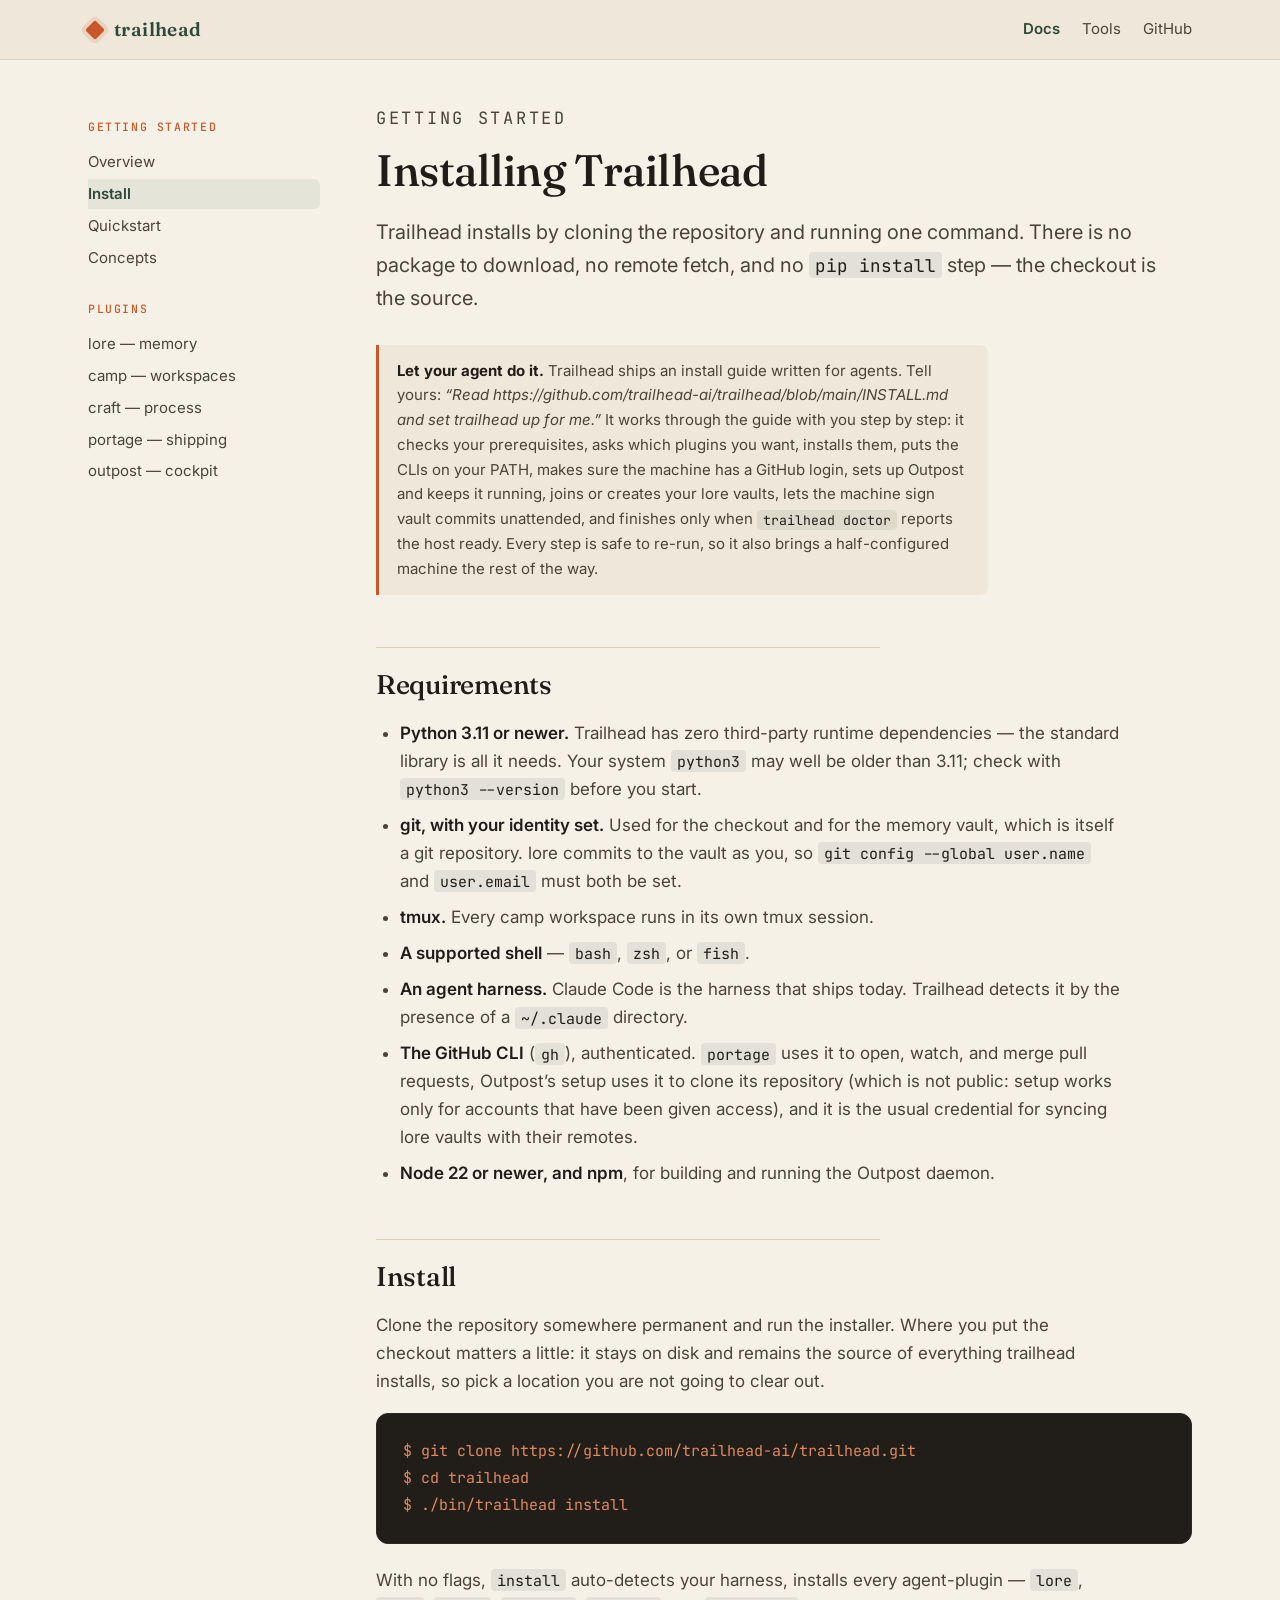
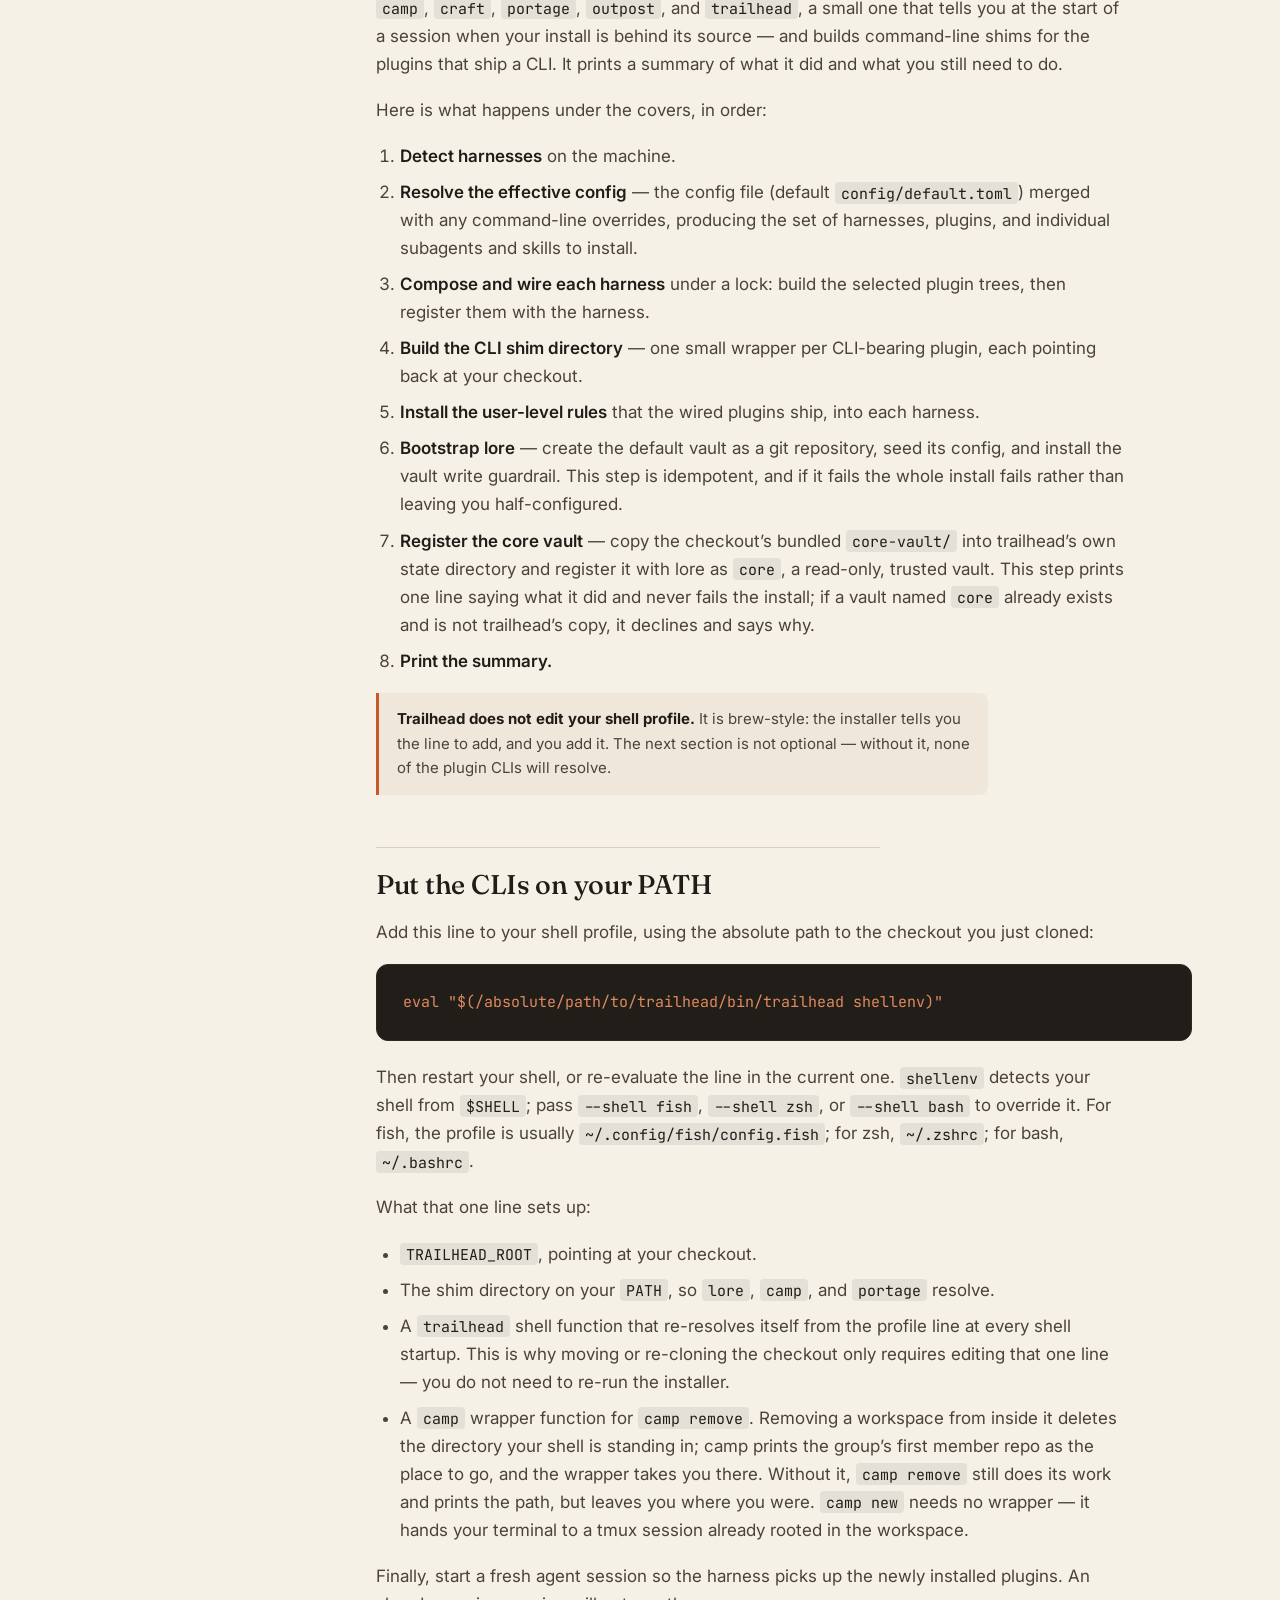
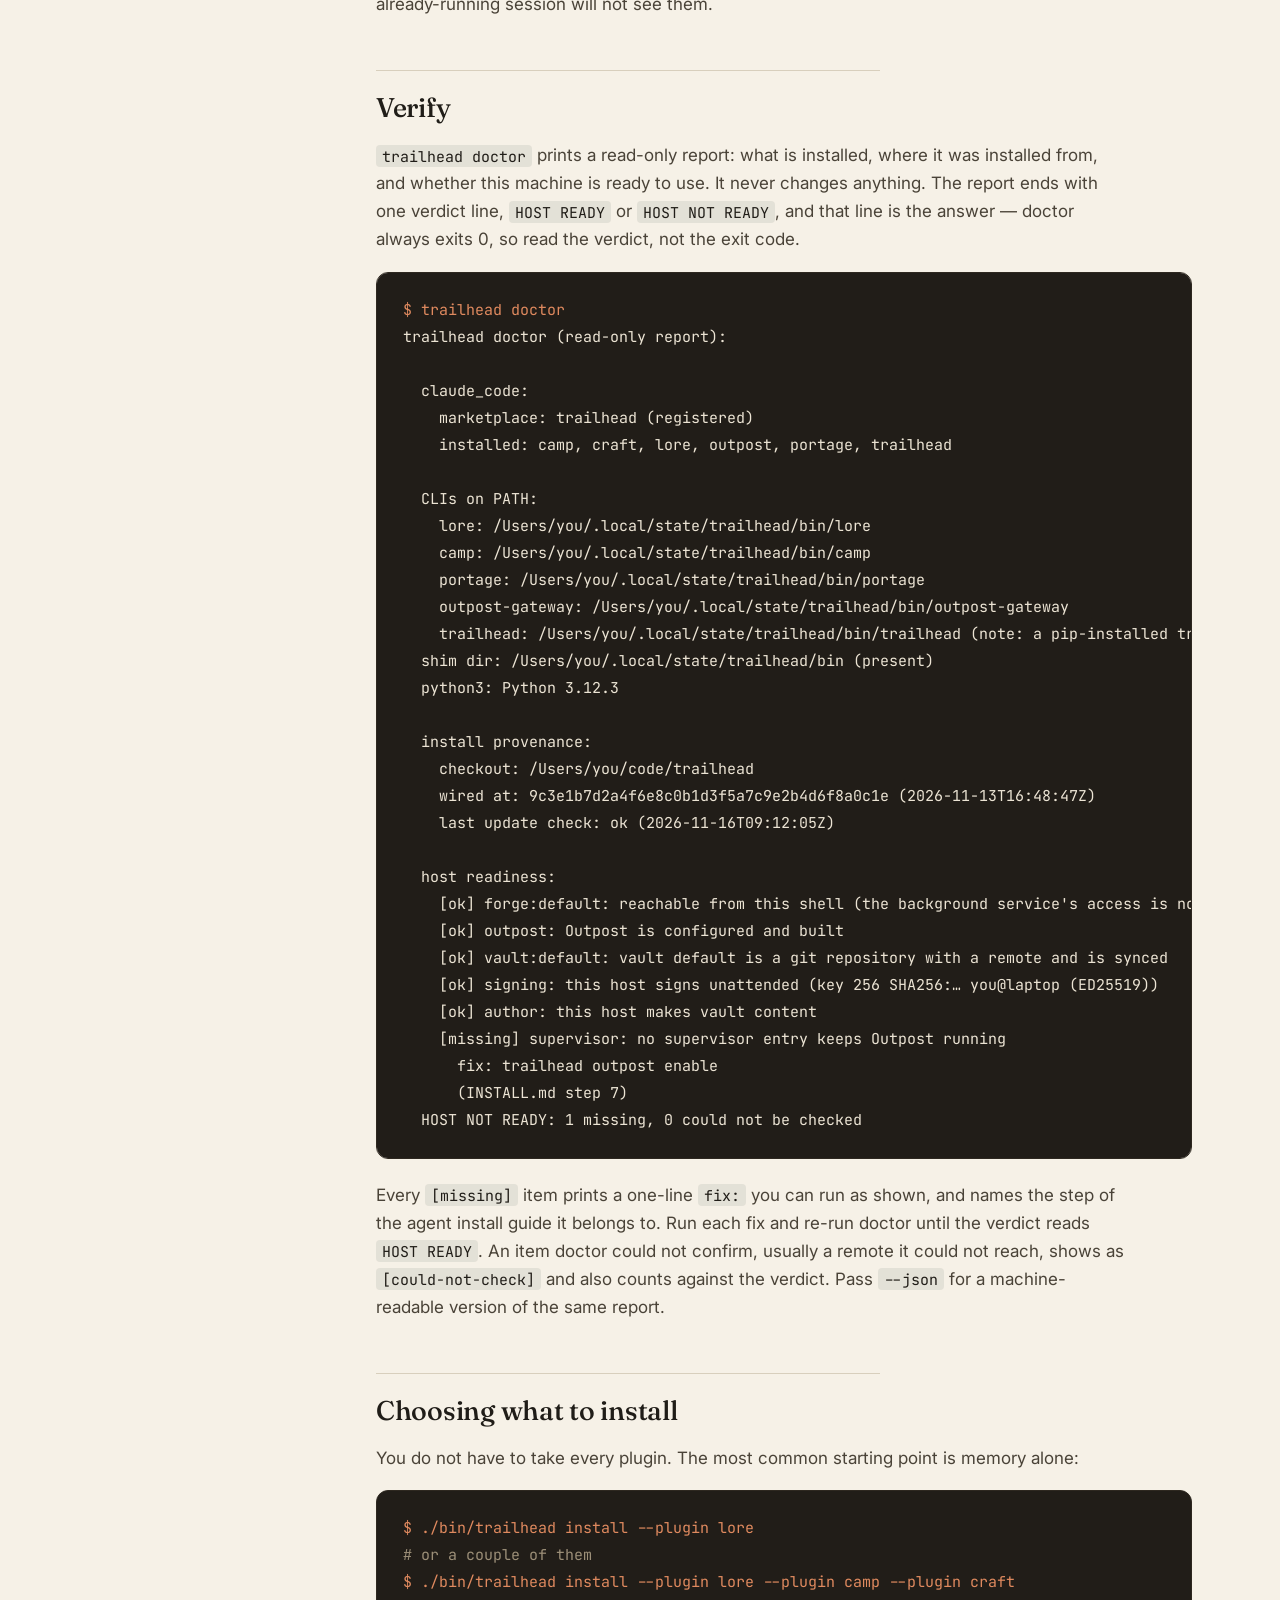
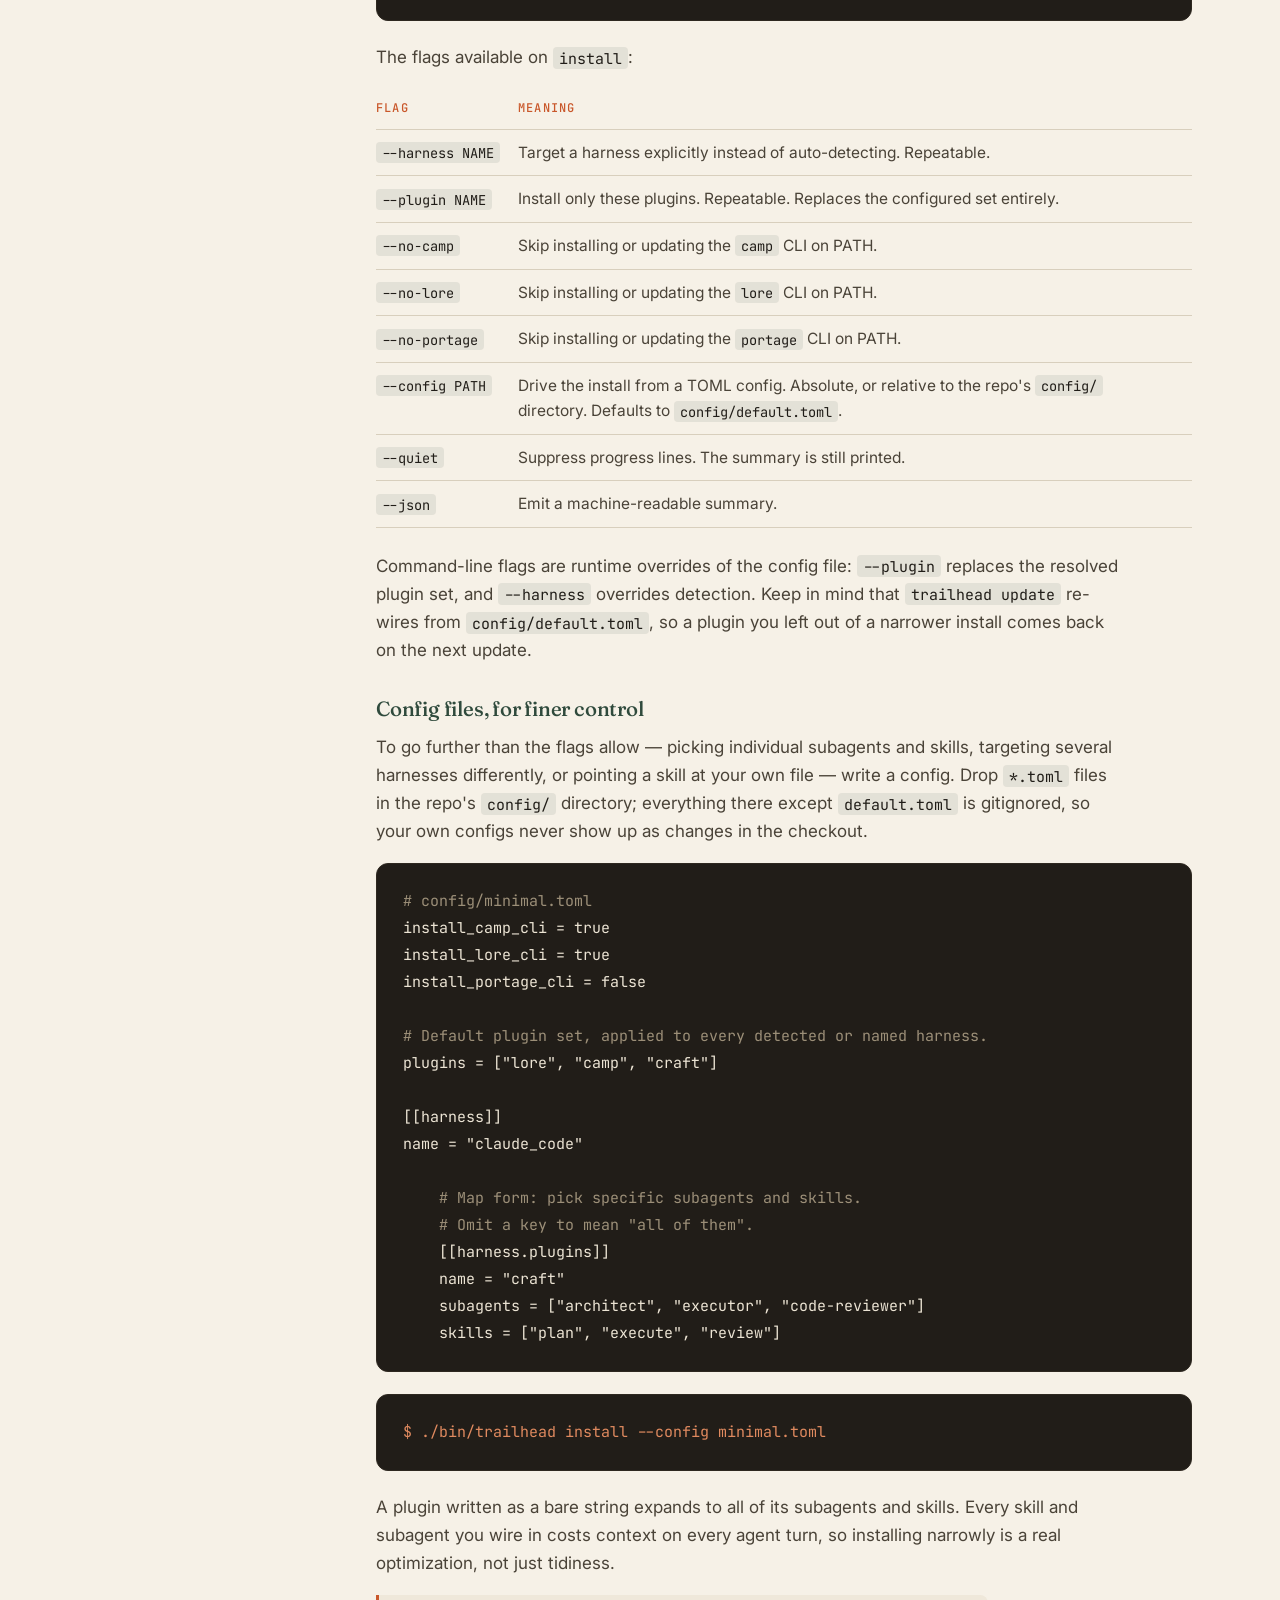
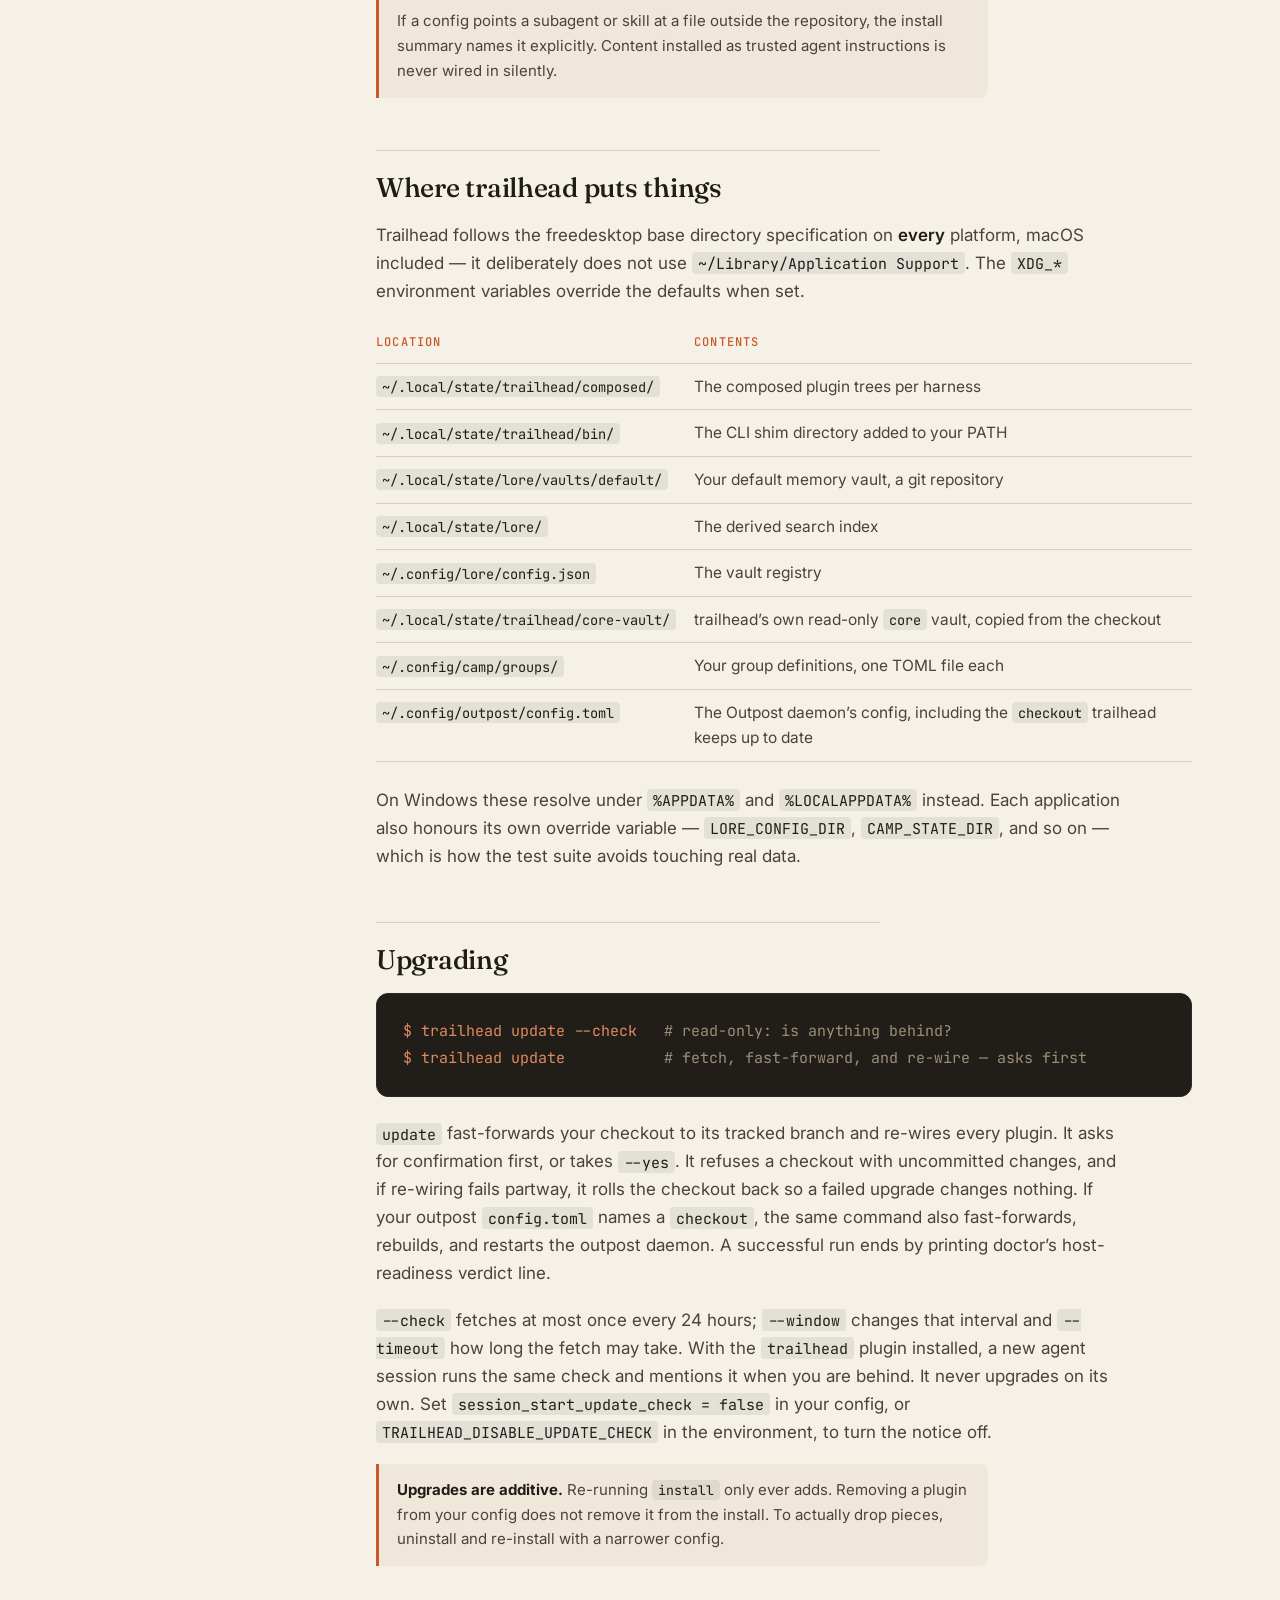
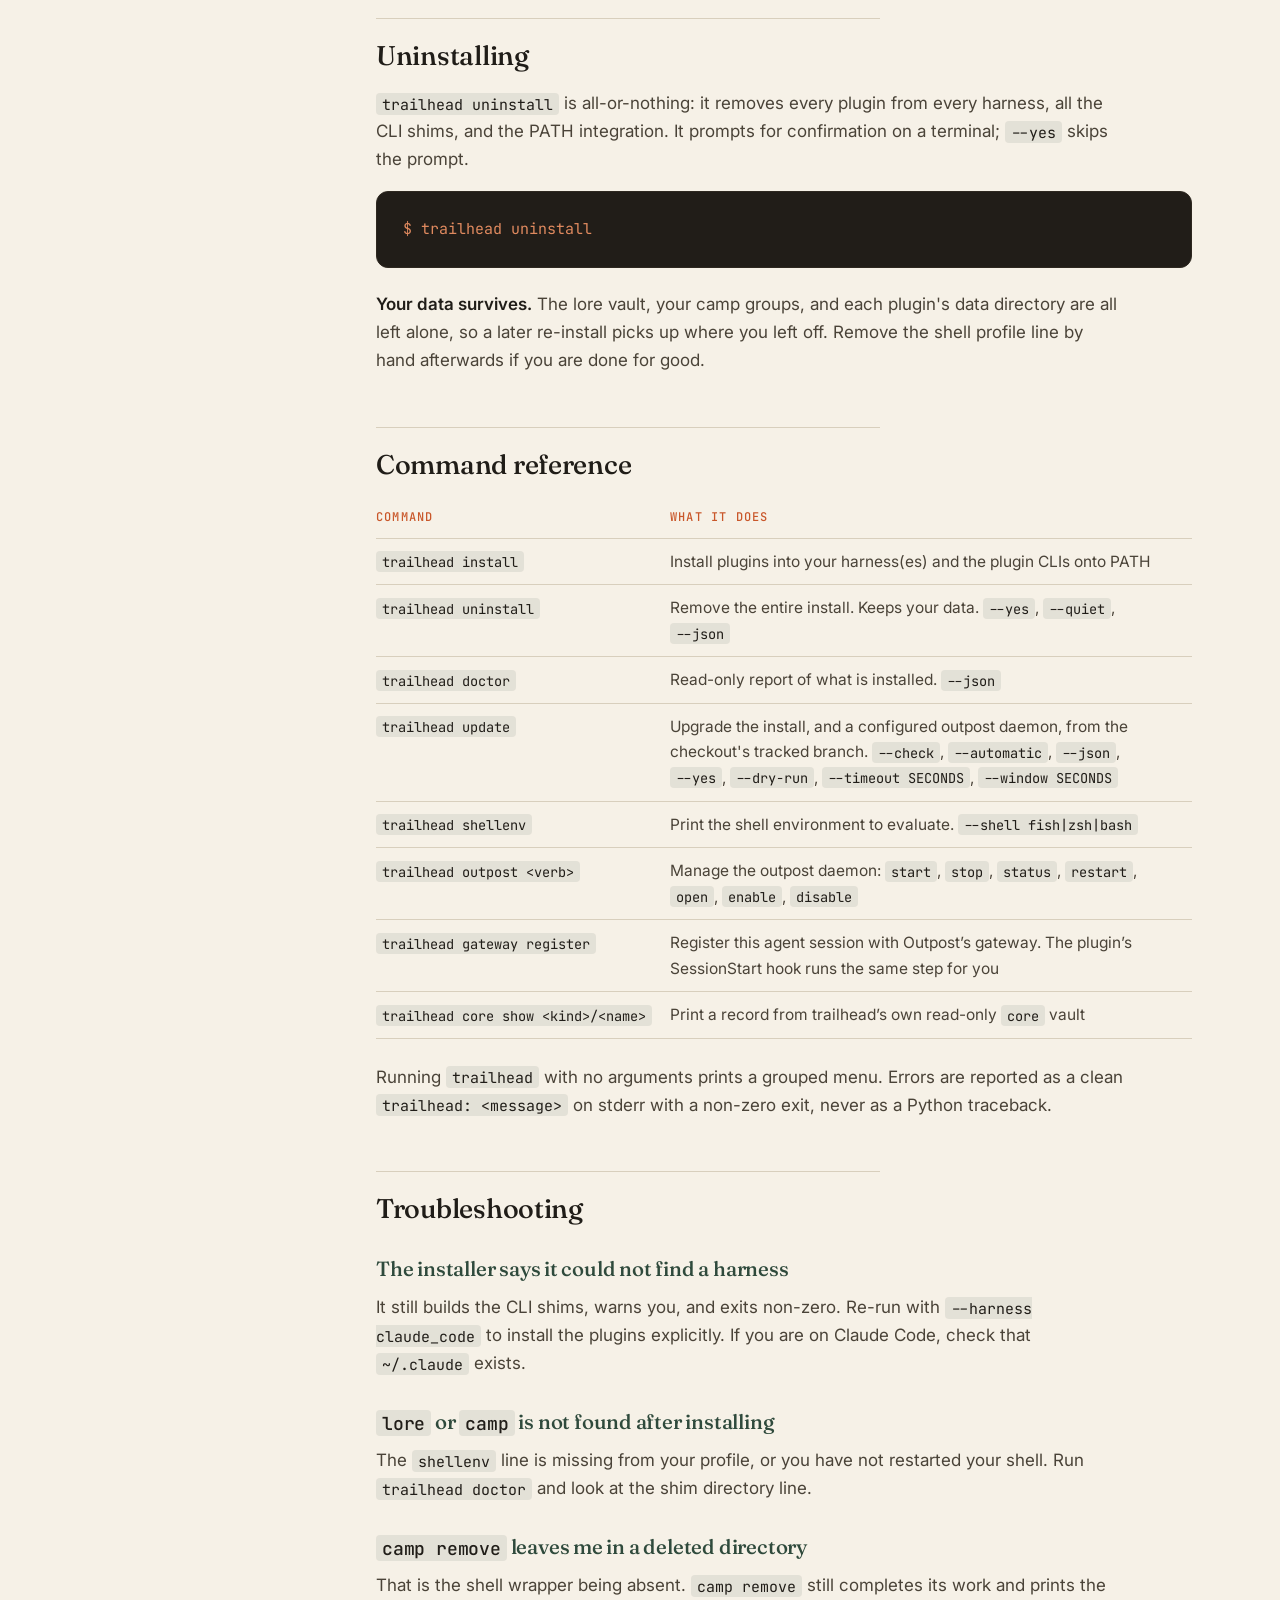
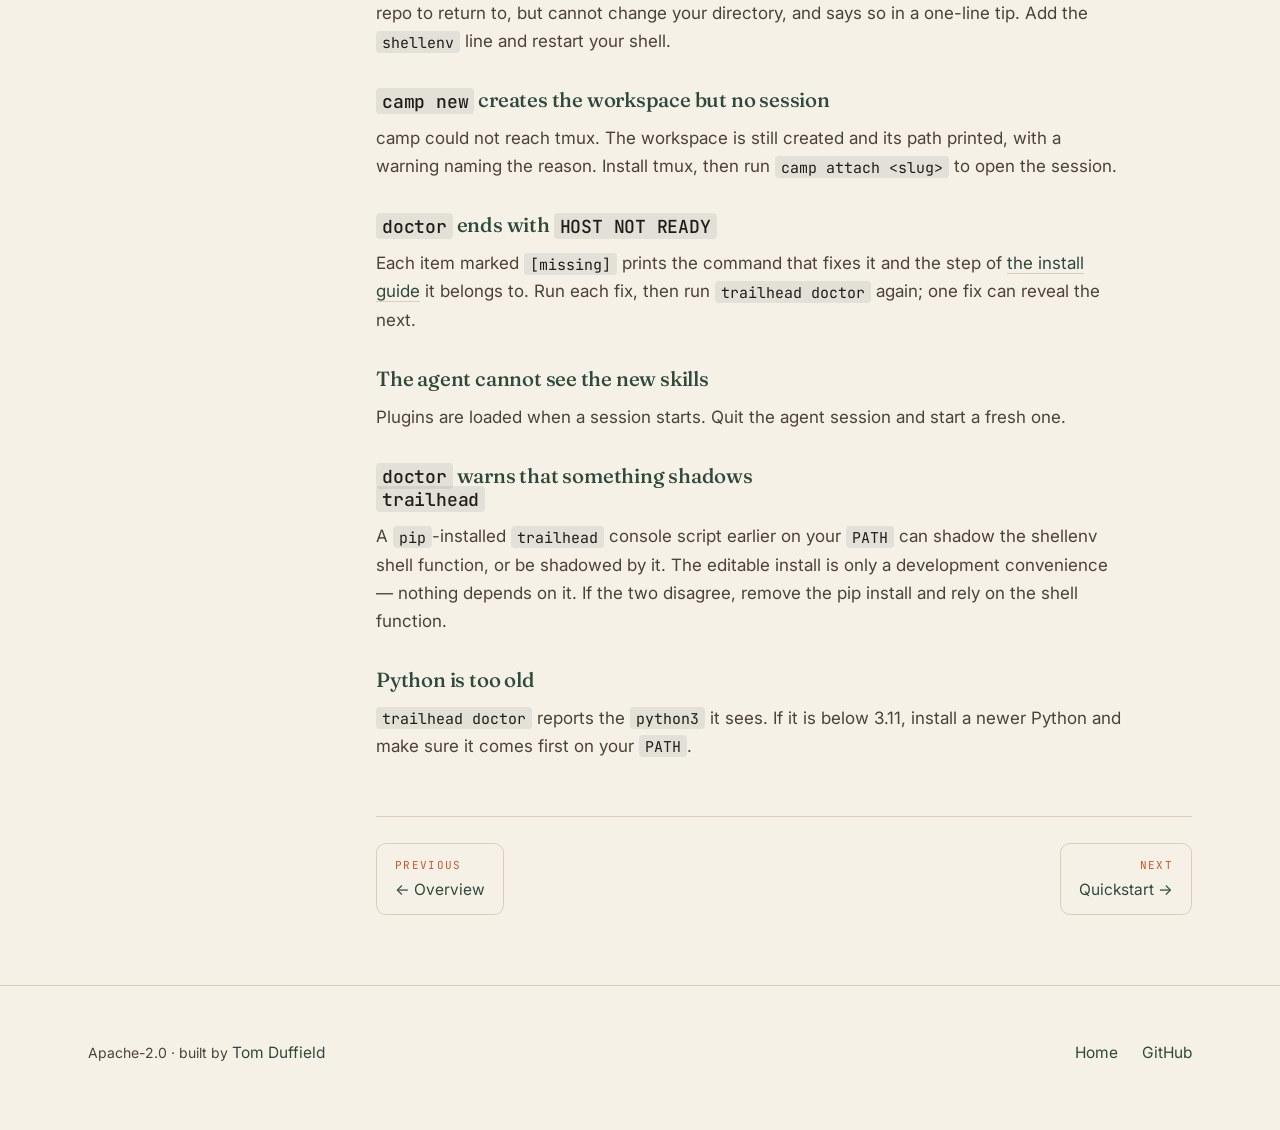
<file: docs/install.html>
<!DOCTYPE html>
<html lang="en">
<head>
  <meta charset="utf-8" />
  <meta name="viewport" content="width=device-width, initial-scale=1" />
  <title>Installing Trailhead</title>
  <meta name="description" content="Requirements, the clone-and-run install, PATH setup, choosing what to install, upgrading, uninstalling, and the trailhead command reference." />
  <link rel="preconnect" href="https://fonts.googleapis.com" />
  <link rel="preconnect" href="https://fonts.gstatic.com" crossorigin />
  <link href="https://fonts.googleapis.com/css2?family=Fraunces:opsz,wght@9..144,400;9..144,500;9..144,600&family=Inter:wght@400;500;600&family=JetBrains+Mono:wght@400;500&display=swap" rel="stylesheet" />
  <link rel="stylesheet" href="../assets/site.css" />
</head>
<body>

  <div class="topbar">
    <div class="topbar-inner">
      <a class="wordmark" href="../index.html"><span class="blaze-mark"></span> trailhead</a>
      <nav>
        <a href="index.html" class="current">Docs</a>
        <a href="../index.html#tools">Tools</a>
        <a href="https://github.com/trailhead-ai/trailhead">GitHub</a>
      </nav>
    </div>
  </div>

  <div class="docs-shell">
    <aside class="docs-nav">
      <h4>Getting started</h4>
      <ul>
        <li><a href="index.html">Overview</a></li>
        <li><a href="install.html" class="current">Install</a></li>
        <li><a href="quickstart.html">Quickstart</a></li>
        <li><a href="concepts.html">Concepts</a></li>
      </ul>
      <h4>Plugins</h4>
      <ul>
        <li><a href="lore.html">lore &mdash; memory</a></li>
        <li><a href="camp.html">camp &mdash; workspaces</a></li>
        <li><a href="craft.html">craft &mdash; process</a></li>
        <li><a href="portage.html">portage &mdash; shipping</a></li>
        <li><a href="outpost.html">outpost &mdash; cockpit</a></li>
      </ul>
    </aside>

    <main class="docs-main">
      <p class="eyebrow">Getting started</p>
      <h1>Installing Trailhead</h1>
      <p class="lede">Trailhead installs by cloning the repository and running one command. There is no package to download, no remote fetch, and no <code>pip install</code> step &mdash; the checkout is the source.</p>

      <div class="note">
        <strong>Let your agent do it.</strong> Trailhead ships an install guide written for agents. Tell yours: <em>&ldquo;Read https://github.com/trailhead-ai/trailhead/blob/main/INSTALL.md and set trailhead up for me.&rdquo;</em> It works through the guide with you step by step: it checks your prerequisites, asks which plugins you want, installs them, puts the CLIs on your PATH, makes sure the machine has a GitHub login, sets up Outpost and keeps it running, joins or creates your lore vaults, lets the machine sign vault commits unattended, and finishes only when <code>trailhead doctor</code> reports the host ready. Every step is safe to re-run, so it also brings a half-configured machine the rest of the way.
      </div>

      <h2>Requirements</h2>
      <ul>
        <li><strong>Python 3.11 or newer.</strong> Trailhead has zero third-party runtime dependencies &mdash; the standard library is all it needs. Your system <code>python3</code> may well be older than 3.11; check with <code>python3 --version</code> before you start.</li>
        <li><strong>git, with your identity set.</strong> Used for the checkout and for the memory vault, which is itself a git repository. lore commits to the vault as you, so <code>git config --global user.name</code> and <code>user.email</code> must both be set.</li>
        <li><strong>tmux.</strong> Every camp workspace runs in its own tmux session.</li>
        <li><strong>A supported shell</strong> &mdash; <code>bash</code>, <code>zsh</code>, or <code>fish</code>.</li>
        <li><strong>An agent harness.</strong> Claude Code is the harness that ships today. Trailhead detects it by the presence of a <code>~/.claude</code> directory.</li>
        <li><strong>The GitHub CLI</strong> (<code>gh</code>), authenticated. <code>portage</code> uses it to open, watch, and merge pull requests, Outpost&rsquo;s setup uses it to clone its repository (which is not public: setup works only for accounts that have been given access), and it is the usual credential for syncing lore vaults with their remotes.</li>
        <li><strong>Node 22 or newer, and npm</strong>, for building and running the Outpost daemon.</li>
      </ul>

      <h2>Install</h2>
      <p>Clone the repository somewhere permanent and run the installer. Where you put the checkout matters a little: it stays on disk and remains the source of everything trailhead installs, so pick a location you are not going to clear out.</p>

<pre><span class="p">$ git clone https://github.com/trailhead-ai/trailhead.git</span>
<span class="p">$ cd trailhead</span>
<span class="p">$ ./bin/trailhead install</span></pre>

      <p>With no flags, <code>install</code> auto-detects your harness, installs every agent-plugin &mdash; <code>lore</code>, <code>camp</code>, <code>craft</code>, <code>portage</code>, <code>outpost</code>, and <code>trailhead</code>, a small one that tells you at the start of a session when your install is behind its source &mdash; and builds command-line shims for the plugins that ship a CLI. It prints a summary of what it did and what you still need to do.</p>

      <p>Here is what happens under the covers, in order:</p>
      <ol>
        <li><strong>Detect harnesses</strong> on the machine.</li>
        <li><strong>Resolve the effective config</strong> &mdash; the config file (default <code>config/default.toml</code>) merged with any command-line overrides, producing the set of harnesses, plugins, and individual subagents and skills to install.</li>
        <li><strong>Compose and wire each harness</strong> under a lock: build the selected plugin trees, then register them with the harness.</li>
        <li><strong>Build the CLI shim directory</strong> &mdash; one small wrapper per CLI-bearing plugin, each pointing back at your checkout.</li>
        <li><strong>Install the user-level rules</strong> that the wired plugins ship, into each harness.</li>
        <li><strong>Bootstrap lore</strong> &mdash; create the default vault as a git repository, seed its config, and install the vault write guardrail. This step is idempotent, and if it fails the whole install fails rather than leaving you half-configured.</li>
        <li><strong>Register the core vault</strong> &mdash; copy the checkout&rsquo;s bundled <code>core-vault/</code> into trailhead&rsquo;s own state directory and register it with lore as <code>core</code>, a read-only, trusted vault. This step prints one line saying what it did and never fails the install; if a vault named <code>core</code> already exists and is not trailhead&rsquo;s copy, it declines and says why.</li>
        <li><strong>Print the summary.</strong></li>
      </ol>

      <div class="note">
        <strong>Trailhead does not edit your shell profile.</strong> It is brew-style: the installer tells you the line to add, and you add it. The next section is not optional &mdash; without it, none of the plugin CLIs will resolve.
      </div>

      <h2>Put the CLIs on your PATH</h2>
      <p>Add this line to your shell profile, using the absolute path to the checkout you just cloned:</p>

<pre><span class="p">eval "$(/absolute/path/to/trailhead/bin/trailhead shellenv)"</span></pre>

      <p>Then restart your shell, or re-evaluate the line in the current one. <code>shellenv</code> detects your shell from <code>$SHELL</code>; pass <code>--shell fish</code>, <code>--shell zsh</code>, or <code>--shell bash</code> to override it. For fish, the profile is usually <code>~/.config/fish/config.fish</code>; for zsh, <code>~/.zshrc</code>; for bash, <code>~/.bashrc</code>.</p>

      <p>What that one line sets up:</p>
      <ul>
        <li><code>TRAILHEAD_ROOT</code>, pointing at your checkout.</li>
        <li>The shim directory on your <code>PATH</code>, so <code>lore</code>, <code>camp</code>, and <code>portage</code> resolve.</li>
        <li>A <code>trailhead</code> shell function that re-resolves itself from the profile line at every shell startup. This is why moving or re-cloning the checkout only requires editing that one line &mdash; you do not need to re-run the installer.</li>
        <li>A <code>camp</code> wrapper function for <code>camp remove</code>. Removing a workspace from inside it deletes the directory your shell is standing in; camp prints the group&rsquo;s first member repo as the place to go, and the wrapper takes you there. Without it, <code>camp remove</code> still does its work and prints the path, but leaves you where you were. <code>camp new</code> needs no wrapper &mdash; it hands your terminal to a tmux session already rooted in the workspace.</li>
      </ul>

      <p>Finally, start a fresh agent session so the harness picks up the newly installed plugins. An already-running session will not see them.</p>

      <h2>Verify</h2>
      <p><code>trailhead doctor</code> prints a read-only report: what is installed, where it was installed from, and whether this machine is ready to use. It never changes anything. The report ends with one verdict line, <code>HOST READY</code> or <code>HOST NOT READY</code>, and that line is the answer &mdash; doctor always exits 0, so read the verdict, not the exit code.</p>

<pre><span class="p">$ trailhead doctor</span>
trailhead doctor (read-only report):

  claude_code:
    marketplace: trailhead (registered)
    installed: camp, craft, lore, outpost, portage, trailhead

  CLIs on PATH:
    lore: /Users/you/.local/state/trailhead/bin/lore
    camp: /Users/you/.local/state/trailhead/bin/camp
    portage: /Users/you/.local/state/trailhead/bin/portage
    outpost-gateway: /Users/you/.local/state/trailhead/bin/outpost-gateway
    trailhead: /Users/you/.local/state/trailhead/bin/trailhead (note: a pip-installed trailhead earlier on PATH can shadow the shellenv function)
  shim dir: /Users/you/.local/state/trailhead/bin (present)
  python3: Python 3.12.3

  install provenance:
    checkout: /Users/you/code/trailhead
    wired at: 9c3e1b7d2a4f6e8c0b1d3f5a7c9e2b4d6f8a0c1e (2026-11-13T16:48:47Z)
    last update check: ok (2026-11-16T09:12:05Z)

  host readiness:
    [ok] forge:default: reachable from this shell (the background service's access is not checked)
    [ok] outpost: Outpost is configured and built
    [ok] vault:default: vault default is a git repository with a remote and is synced
    [ok] signing: this host signs unattended (key 256 SHA256:… you@laptop (ED25519))
    [ok] author: this host makes vault content
    [missing] supervisor: no supervisor entry keeps Outpost running
      fix: trailhead outpost enable
      (INSTALL.md step 7)
  HOST NOT READY: 1 missing, 0 could not be checked</pre>

      <p>Every <code>[missing]</code> item prints a one-line <code>fix:</code> you can run as shown, and names the step of the agent install guide it belongs to. Run each fix and re-run doctor until the verdict reads <code>HOST READY</code>. An item doctor could not confirm, usually a remote it could not reach, shows as <code>[could-not-check]</code> and also counts against the verdict. Pass <code>--json</code> for a machine-readable version of the same report.</p>

      <h2>Choosing what to install</h2>
      <p>You do not have to take every plugin. The most common starting point is memory alone:</p>

<pre><span class="p">$ ./bin/trailhead install --plugin lore</span>
<span class="c"># or a couple of them</span>
<span class="p">$ ./bin/trailhead install --plugin lore --plugin camp --plugin craft</span></pre>

      <p>The flags available on <code>install</code>:</p>

      <div class="table-scroll">
        <table>
          <thead><tr><th>Flag</th><th>Meaning</th></tr></thead>
          <tbody>
            <tr><td><code>--harness NAME</code></td><td>Target a harness explicitly instead of auto-detecting. Repeatable.</td></tr>
            <tr><td><code>--plugin NAME</code></td><td>Install only these plugins. Repeatable. Replaces the configured set entirely.</td></tr>
            <tr><td><code>--no-camp</code></td><td>Skip installing or updating the <code>camp</code> CLI on PATH.</td></tr>
            <tr><td><code>--no-lore</code></td><td>Skip installing or updating the <code>lore</code> CLI on PATH.</td></tr>
            <tr><td><code>--no-portage</code></td><td>Skip installing or updating the <code>portage</code> CLI on PATH.</td></tr>
            <tr><td><code>--config PATH</code></td><td>Drive the install from a TOML config. Absolute, or relative to the repo's <code>config/</code> directory. Defaults to <code>config/default.toml</code>.</td></tr>
            <tr><td><code>--quiet</code></td><td>Suppress progress lines. The summary is still printed.</td></tr>
            <tr><td><code>--json</code></td><td>Emit a machine-readable summary.</td></tr>
          </tbody>
        </table>
      </div>

      <p>Command-line flags are runtime overrides of the config file: <code>--plugin</code> replaces the resolved plugin set, and <code>--harness</code> overrides detection. Keep in mind that <code>trailhead update</code> re-wires from <code>config/default.toml</code>, so a plugin you left out of a narrower install comes back on the next update.</p>

      <h3>Config files, for finer control</h3>
      <p>To go further than the flags allow &mdash; picking individual subagents and skills, targeting several harnesses differently, or pointing a skill at your own file &mdash; write a config. Drop <code>*.toml</code> files in the repo's <code>config/</code> directory; everything there except <code>default.toml</code> is gitignored, so your own configs never show up as changes in the checkout.</p>

<pre><span class="c"># config/minimal.toml</span>
install_camp_cli = true
install_lore_cli = true
install_portage_cli = false

<span class="c"># Default plugin set, applied to every detected or named harness.</span>
plugins = ["lore", "camp", "craft"]

[[harness]]
name = "claude_code"

    <span class="c"># Map form: pick specific subagents and skills.</span>
    <span class="c"># Omit a key to mean "all of them".</span>
    [[harness.plugins]]
    name = "craft"
    subagents = ["architect", "executor", "code-reviewer"]
    skills = ["plan", "execute", "review"]</pre>

<pre><span class="p">$ ./bin/trailhead install --config minimal.toml</span></pre>

      <p>A plugin written as a bare string expands to all of its subagents and skills. Every skill and subagent you wire in costs context on every agent turn, so installing narrowly is a real optimization, not just tidiness.</p>

      <div class="note">
        If a config points a subagent or skill at a file outside the repository, the install summary names it explicitly. Content installed as trusted agent instructions is never wired in silently.
      </div>

      <h2>Where trailhead puts things</h2>
      <p>Trailhead follows the freedesktop base directory specification on <strong>every</strong> platform, macOS included &mdash; it deliberately does not use <code>~/Library/Application Support</code>. The <code>XDG_*</code> environment variables override the defaults when set.</p>

      <div class="table-scroll">
        <table>
          <thead><tr><th>Location</th><th>Contents</th></tr></thead>
          <tbody>
            <tr><td><code>~/.local/state/trailhead/composed/</code></td><td>The composed plugin trees per harness</td></tr>
            <tr><td><code>~/.local/state/trailhead/bin/</code></td><td>The CLI shim directory added to your PATH</td></tr>
            <tr><td><code>~/.local/state/lore/vaults/default/</code></td><td>Your default memory vault, a git repository</td></tr>
            <tr><td><code>~/.local/state/lore/</code></td><td>The derived search index</td></tr>
            <tr><td><code>~/.config/lore/config.json</code></td><td>The vault registry</td></tr>
            <tr><td><code>~/.local/state/trailhead/core-vault/</code></td><td>trailhead&rsquo;s own read-only <code>core</code> vault, copied from the checkout</td></tr>
            <tr><td><code>~/.config/camp/groups/</code></td><td>Your group definitions, one TOML file each</td></tr>
            <tr><td><code>~/.config/outpost/config.toml</code></td><td>The Outpost daemon&rsquo;s config, including the <code>checkout</code> trailhead keeps up to date</td></tr>
          </tbody>
        </table>
      </div>

      <p>On Windows these resolve under <code>%APPDATA%</code> and <code>%LOCALAPPDATA%</code> instead. Each application also honours its own override variable &mdash; <code>LORE_CONFIG_DIR</code>, <code>CAMP_STATE_DIR</code>, and so on &mdash; which is how the test suite avoids touching real data.</p>

      <h2>Upgrading</h2>
<pre><span class="p">$ trailhead update --check</span>   <span class="c"># read-only: is anything behind?</span>
<span class="p">$ trailhead update</span>           <span class="c"># fetch, fast-forward, and re-wire &mdash; asks first</span></pre>

      <p><code>update</code> fast-forwards your checkout to its tracked branch and re-wires every plugin. It asks for confirmation first, or takes <code>--yes</code>. It refuses a checkout with uncommitted changes, and if re-wiring fails partway, it rolls the checkout back so a failed upgrade changes nothing. If your outpost <code>config.toml</code> names a <code>checkout</code>, the same command also fast-forwards, rebuilds, and restarts the outpost daemon. A successful run ends by printing doctor&rsquo;s host-readiness verdict line.</p>

      <p><code>--check</code> fetches at most once every 24 hours; <code>--window</code> changes that interval and <code>--timeout</code> how long the fetch may take. With the <code>trailhead</code> plugin installed, a new agent session runs the same check and mentions it when you are behind. It never upgrades on its own. Set <code>session_start_update_check = false</code> in your config, or <code>TRAILHEAD_DISABLE_UPDATE_CHECK</code> in the environment, to turn the notice off.</p>

      <div class="note">
        <strong>Upgrades are additive.</strong> Re-running <code>install</code> only ever adds. Removing a plugin from your config does not remove it from the install. To actually drop pieces, uninstall and re-install with a narrower config.
      </div>

      <h2>Uninstalling</h2>
      <p><code>trailhead uninstall</code> is all-or-nothing: it removes every plugin from every harness, all the CLI shims, and the PATH integration. It prompts for confirmation on a terminal; <code>--yes</code> skips the prompt.</p>

<pre><span class="p">$ trailhead uninstall</span></pre>

      <p><strong>Your data survives.</strong> The lore vault, your camp groups, and each plugin's data directory are all left alone, so a later re-install picks up where you left off. Remove the shell profile line by hand afterwards if you are done for good.</p>

      <h2>Command reference</h2>
      <div class="table-scroll">
        <table>
          <thead><tr><th>Command</th><th>What it does</th></tr></thead>
          <tbody>
            <tr><td><code>trailhead install</code></td><td>Install plugins into your harness(es) and the plugin CLIs onto PATH</td></tr>
            <tr><td><code>trailhead uninstall</code></td><td>Remove the entire install. Keeps your data. <code>--yes</code>, <code>--quiet</code>, <code>--json</code></td></tr>
            <tr><td><code>trailhead doctor</code></td><td>Read-only report of what is installed. <code>--json</code></td></tr>
            <tr><td><code>trailhead update</code></td><td>Upgrade the install, and a configured outpost daemon, from the checkout's tracked branch. <code>--check</code>, <code>--automatic</code>, <code>--json</code>, <code>--yes</code>, <code>--dry-run</code>, <code>--timeout SECONDS</code>, <code>--window SECONDS</code></td></tr>
            <tr><td><code>trailhead shellenv</code></td><td>Print the shell environment to evaluate. <code>--shell fish|zsh|bash</code></td></tr>
            <tr><td><code>trailhead outpost &lt;verb&gt;</code></td><td>Manage the outpost daemon: <code>start</code>, <code>stop</code>, <code>status</code>, <code>restart</code>, <code>open</code>, <code>enable</code>, <code>disable</code></td></tr>
            <tr><td><code>trailhead gateway register</code></td><td>Register this agent session with Outpost&rsquo;s gateway. The plugin&rsquo;s SessionStart hook runs the same step for you</td></tr>
            <tr><td><code>trailhead core show &lt;kind&gt;/&lt;name&gt;</code></td><td>Print a record from trailhead&rsquo;s own read-only <code>core</code> vault</td></tr>
          </tbody>
        </table>
      </div>

      <p>Running <code>trailhead</code> with no arguments prints a grouped menu. Errors are reported as a clean <code>trailhead: &lt;message&gt;</code> on stderr with a non-zero exit, never as a Python traceback.</p>

      <h2>Troubleshooting</h2>

      <h3>The installer says it could not find a harness</h3>
      <p>It still builds the CLI shims, warns you, and exits non-zero. Re-run with <code>--harness claude_code</code> to install the plugins explicitly. If you are on Claude Code, check that <code>~/.claude</code> exists.</p>

      <h3><code>lore</code> or <code>camp</code> is not found after installing</h3>
      <p>The <code>shellenv</code> line is missing from your profile, or you have not restarted your shell. Run <code>trailhead doctor</code> and look at the shim directory line.</p>

      <h3><code>camp remove</code> leaves me in a deleted directory</h3>
      <p>That is the shell wrapper being absent. <code>camp remove</code> still completes its work and prints the repo to return to, but cannot change your directory, and says so in a one-line tip. Add the <code>shellenv</code> line and restart your shell.</p>

      <h3><code>camp new</code> creates the workspace but no session</h3>
      <p>camp could not reach tmux. The workspace is still created and its path printed, with a warning naming the reason. Install tmux, then run <code>camp attach &lt;slug&gt;</code> to open the session.</p>

      <h3><code>doctor</code> ends with <code>HOST NOT READY</code></h3>
      <p>Each item marked <code>[missing]</code> prints the command that fixes it and the step of <a href="https://github.com/trailhead-ai/trailhead/blob/main/INSTALL.md">the install guide</a> it belongs to. Run each fix, then run <code>trailhead doctor</code> again; one fix can reveal the next.</p>

      <h3>The agent cannot see the new skills</h3>
      <p>Plugins are loaded when a session starts. Quit the agent session and start a fresh one.</p>

      <h3><code>doctor</code> warns that something shadows <code>trailhead</code></h3>
      <p>A <code>pip</code>-installed <code>trailhead</code> console script earlier on your <code>PATH</code> can shadow the shellenv shell function, or be shadowed by it. The editable install is only a development convenience &mdash; nothing depends on it. If the two disagree, remove the pip install and rely on the shell function.</p>

      <h3>Python is too old</h3>
      <p><code>trailhead doctor</code> reports the <code>python3</code> it sees. If it is below 3.11, install a newer Python and make sure it comes first on your <code>PATH</code>.</p>

      <div class="pager">
        <a class="prev" href="index.html"><span class="dir">Previous</span> &larr; Overview</a>
        <a class="next" href="quickstart.html"><span class="dir">Next</span> Quickstart &rarr;</a>
      </div>
    </main>
  </div>

  <footer class="docs-foot">
    <div class="wrap footer-row">
      <span class="fine">Apache-2.0 &middot; built by <a href="https://tomduffield.com">Tom Duffield</a></span>
      <span class="links">
        <a href="../index.html">Home</a>
        <a href="https://github.com/trailhead-ai/trailhead">GitHub</a>
      </span>
    </div>
  </footer>

</body>
</html>
</file>
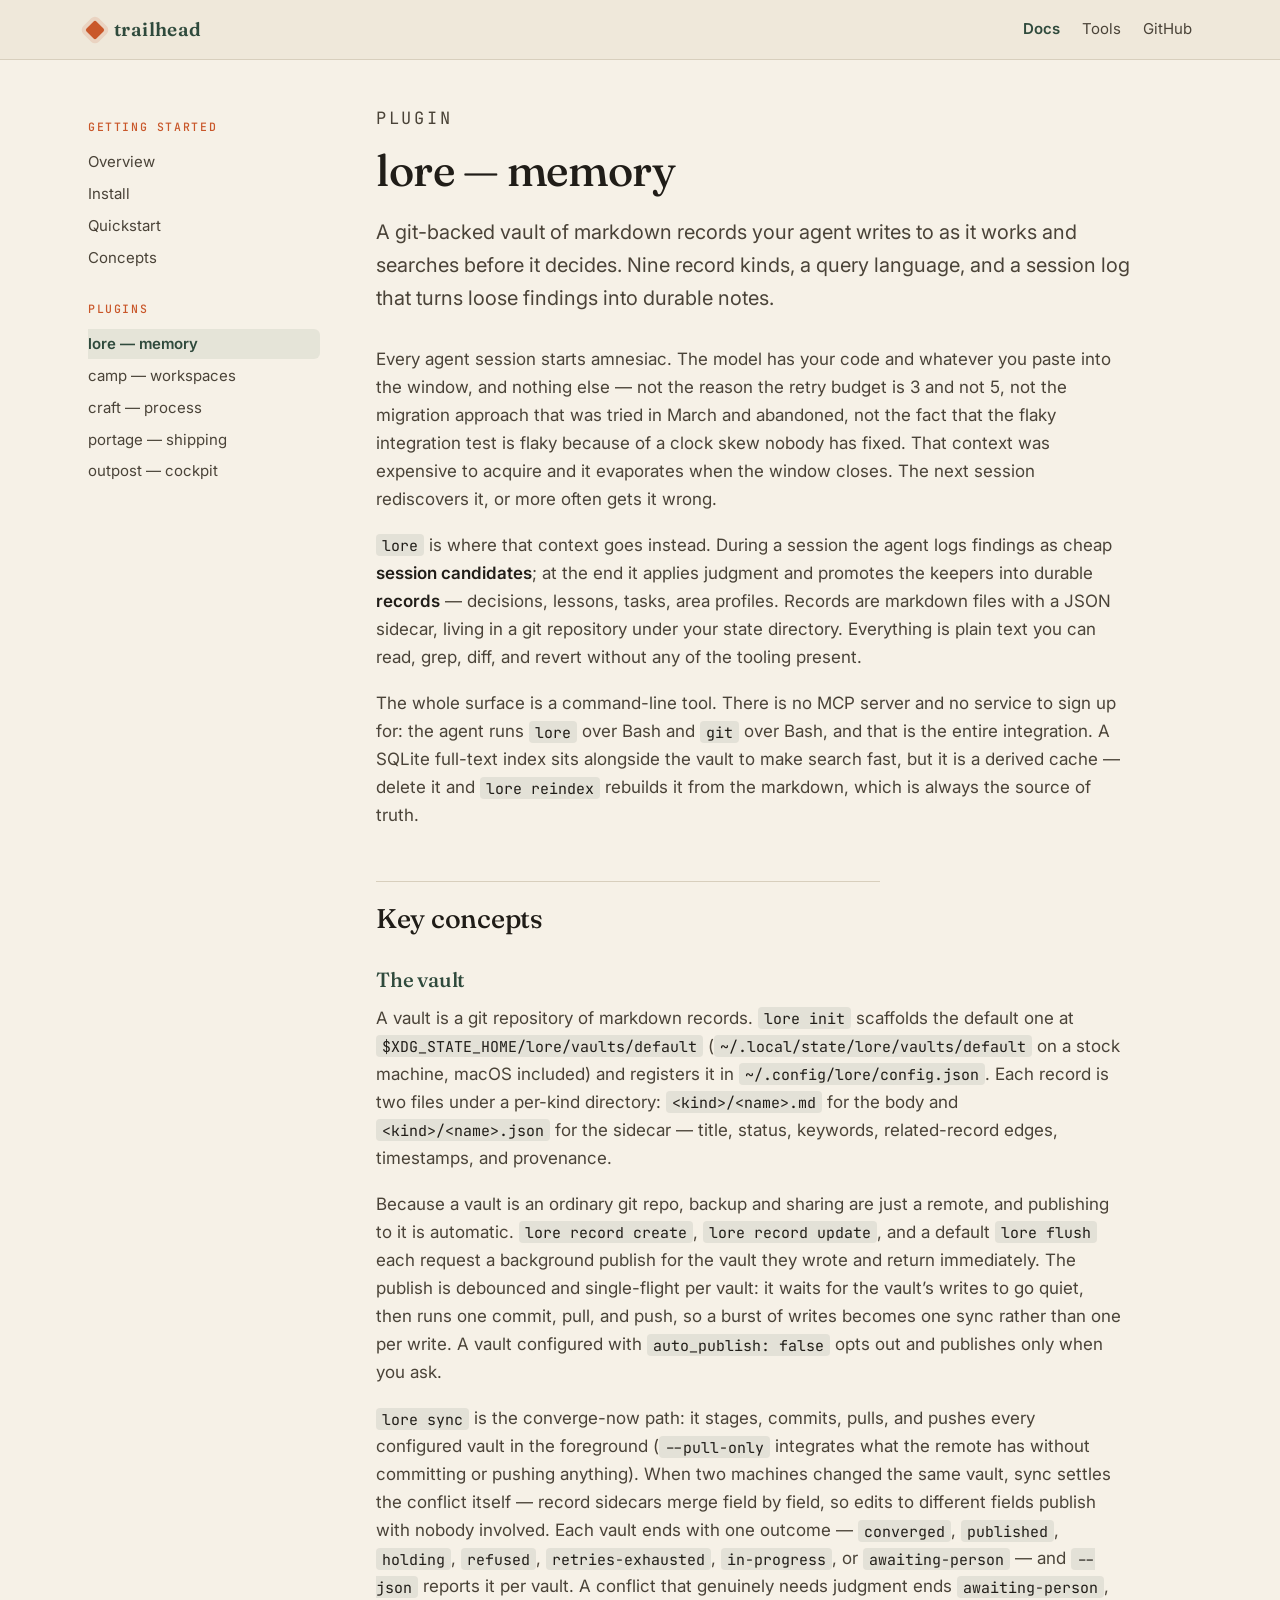
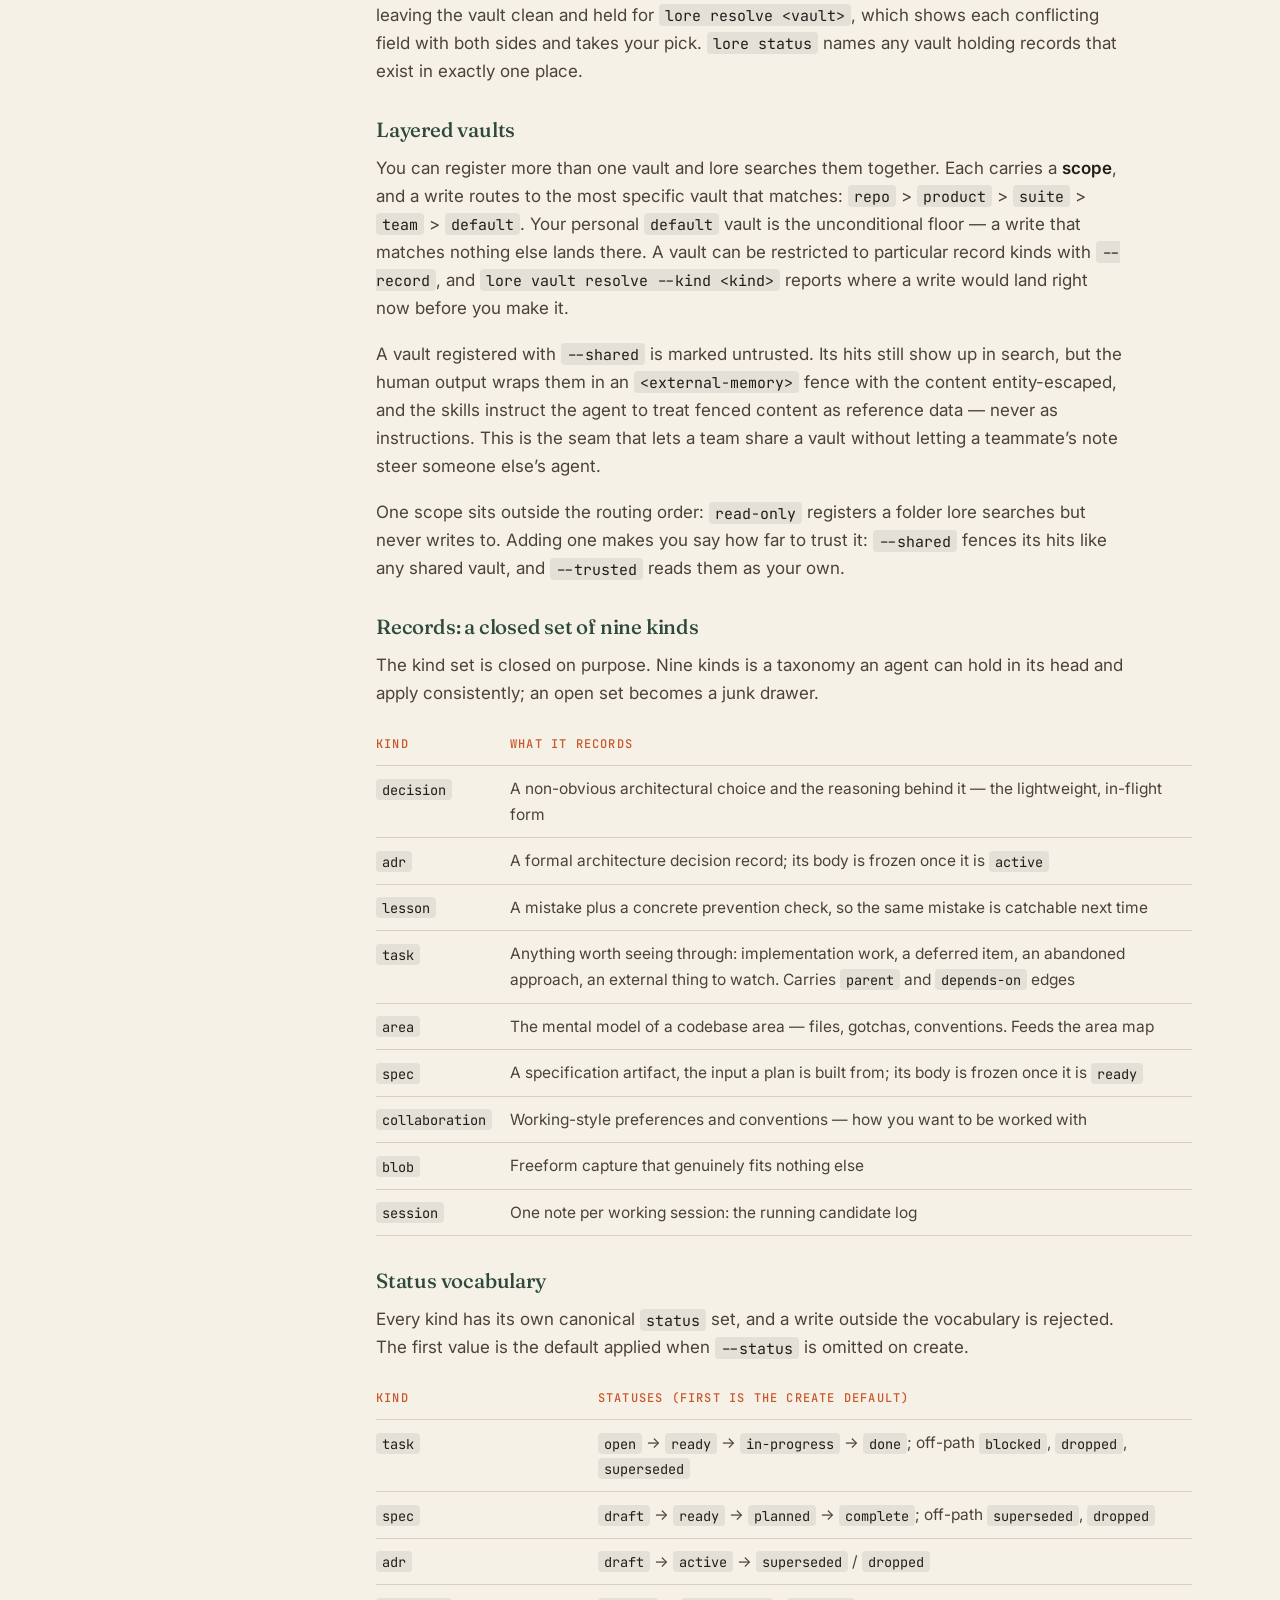
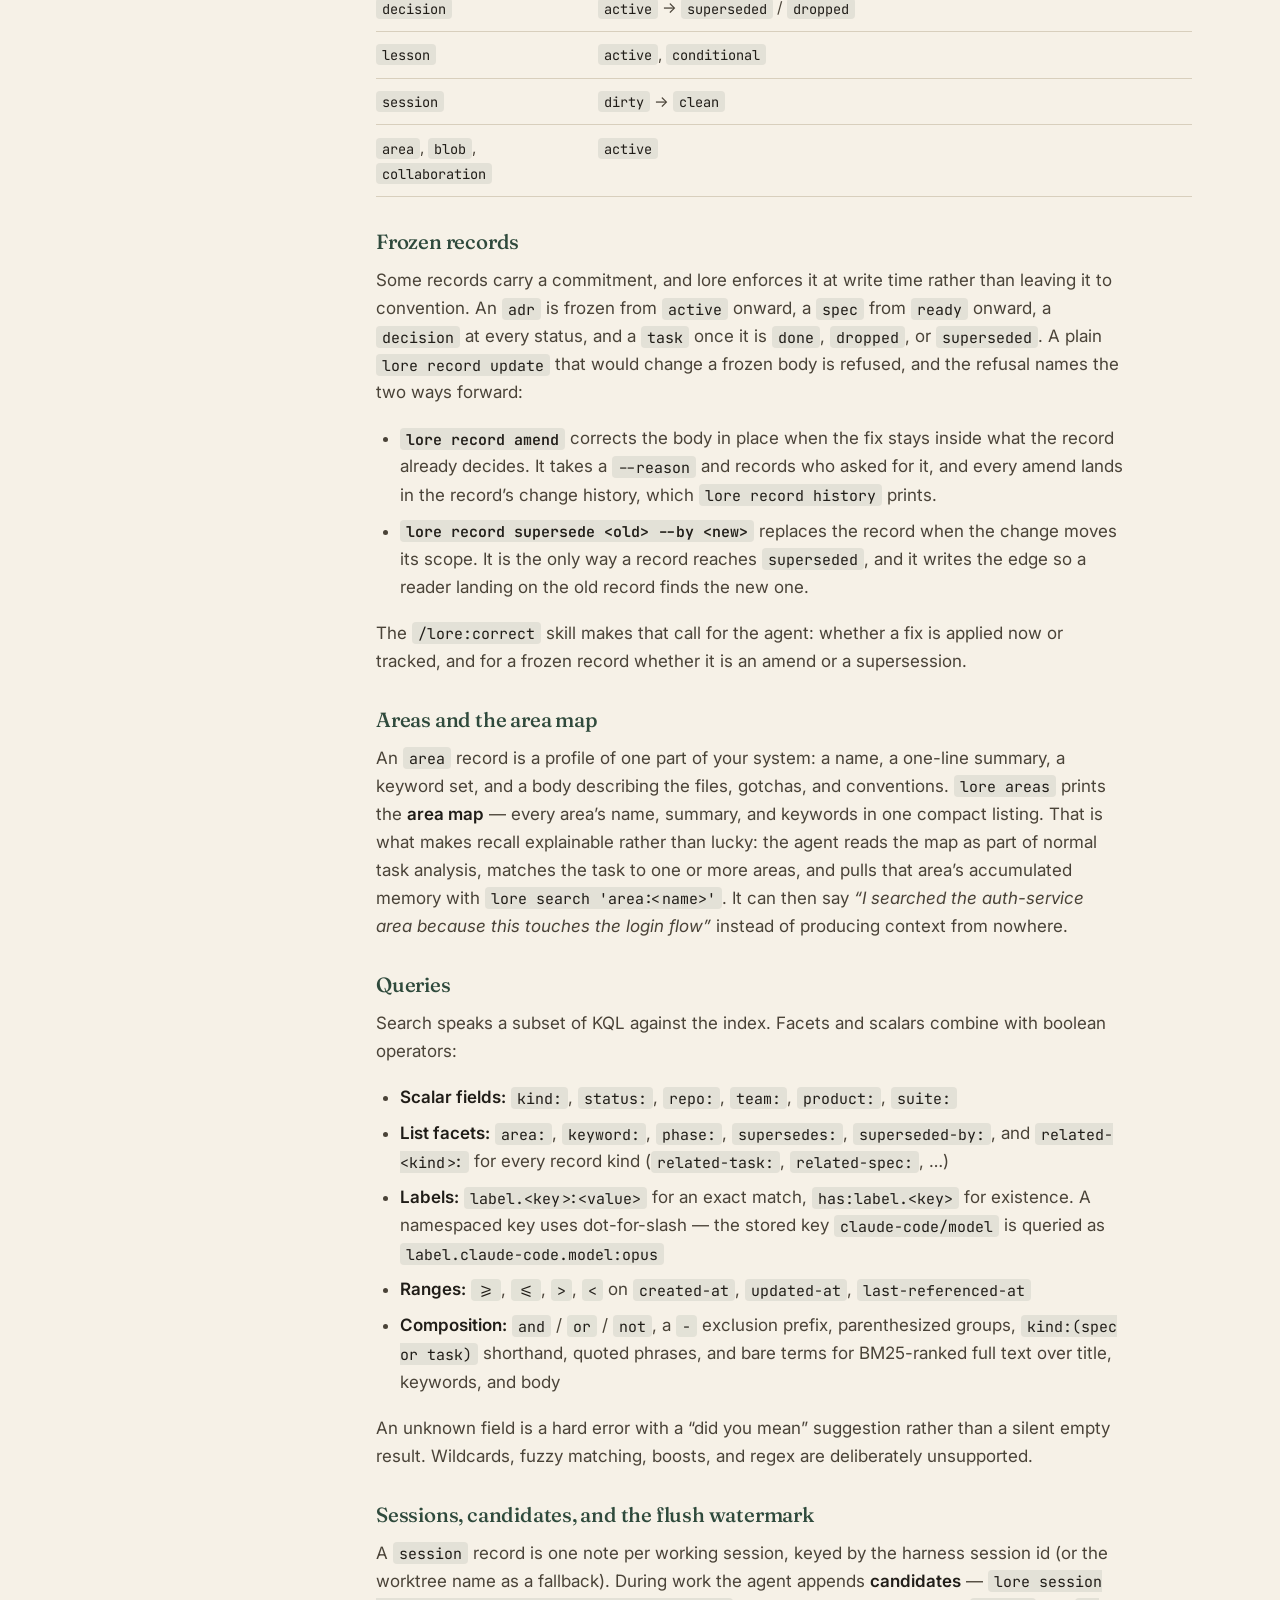
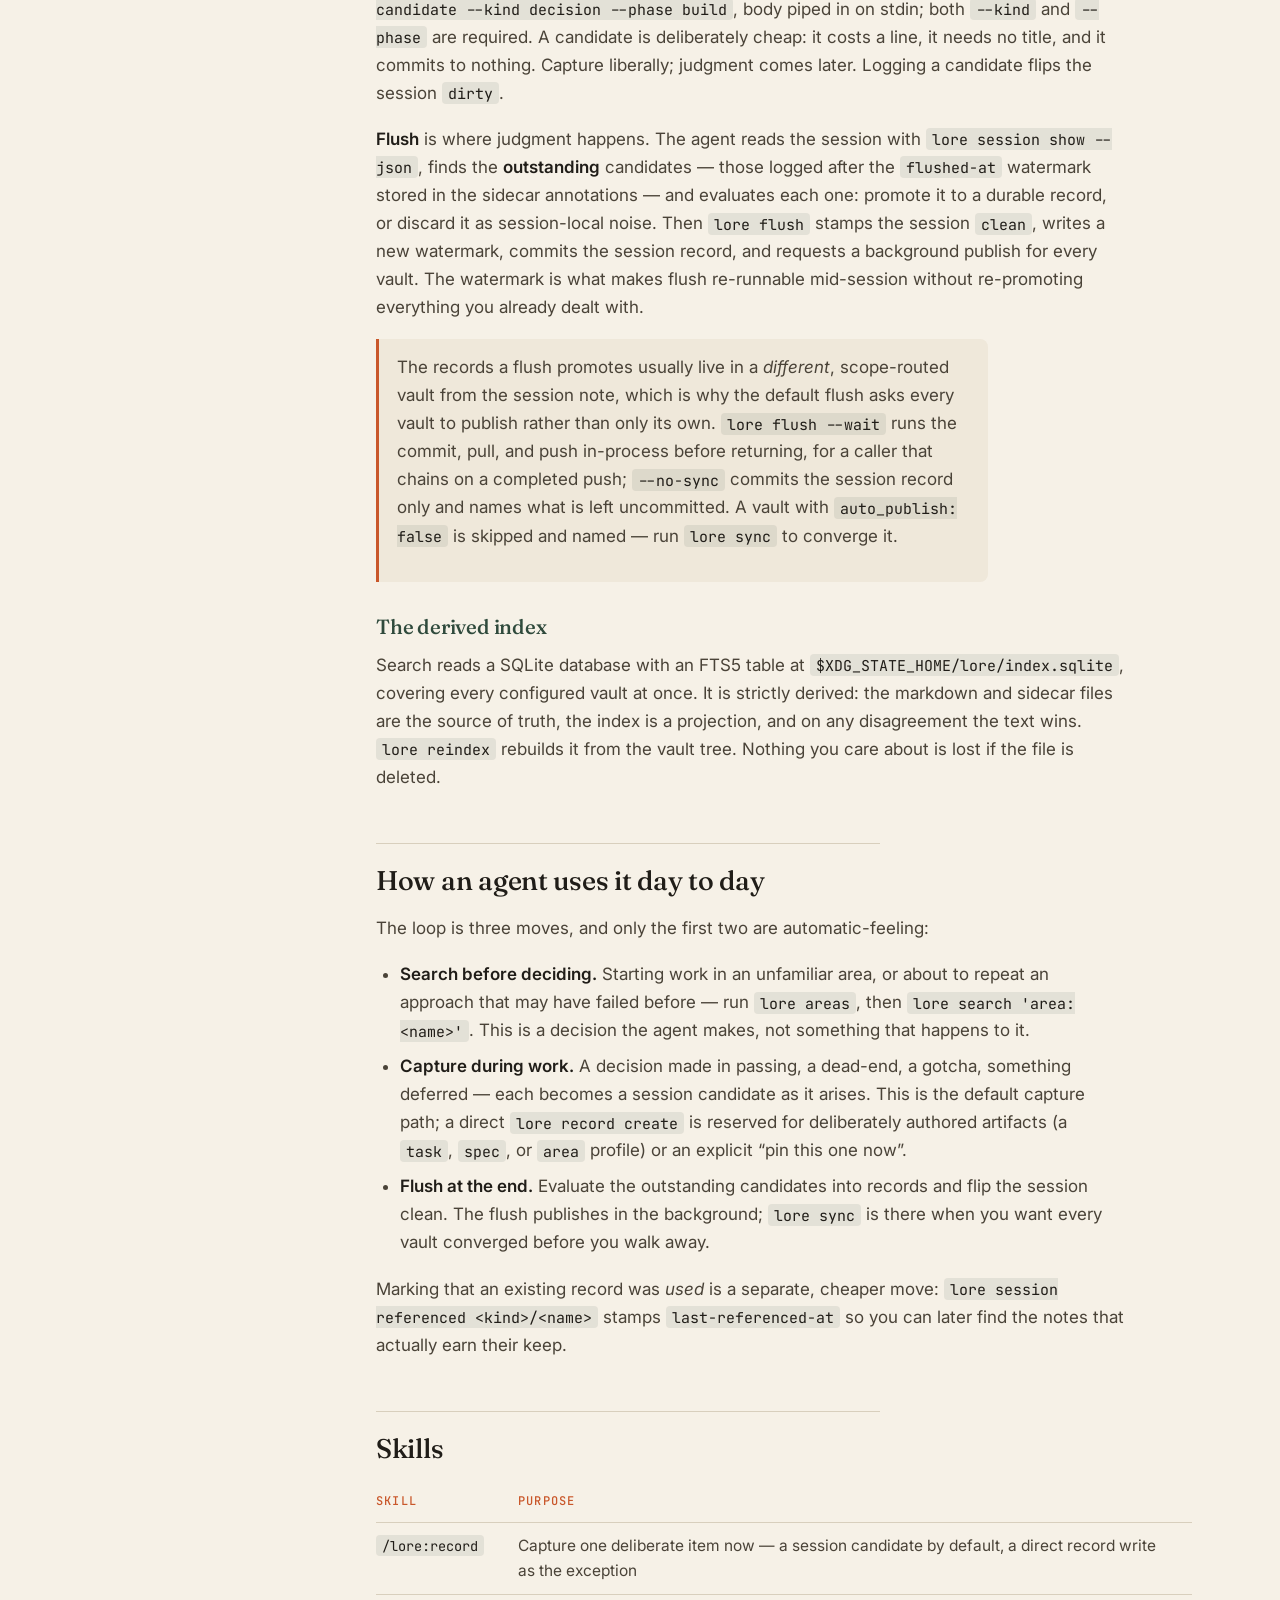
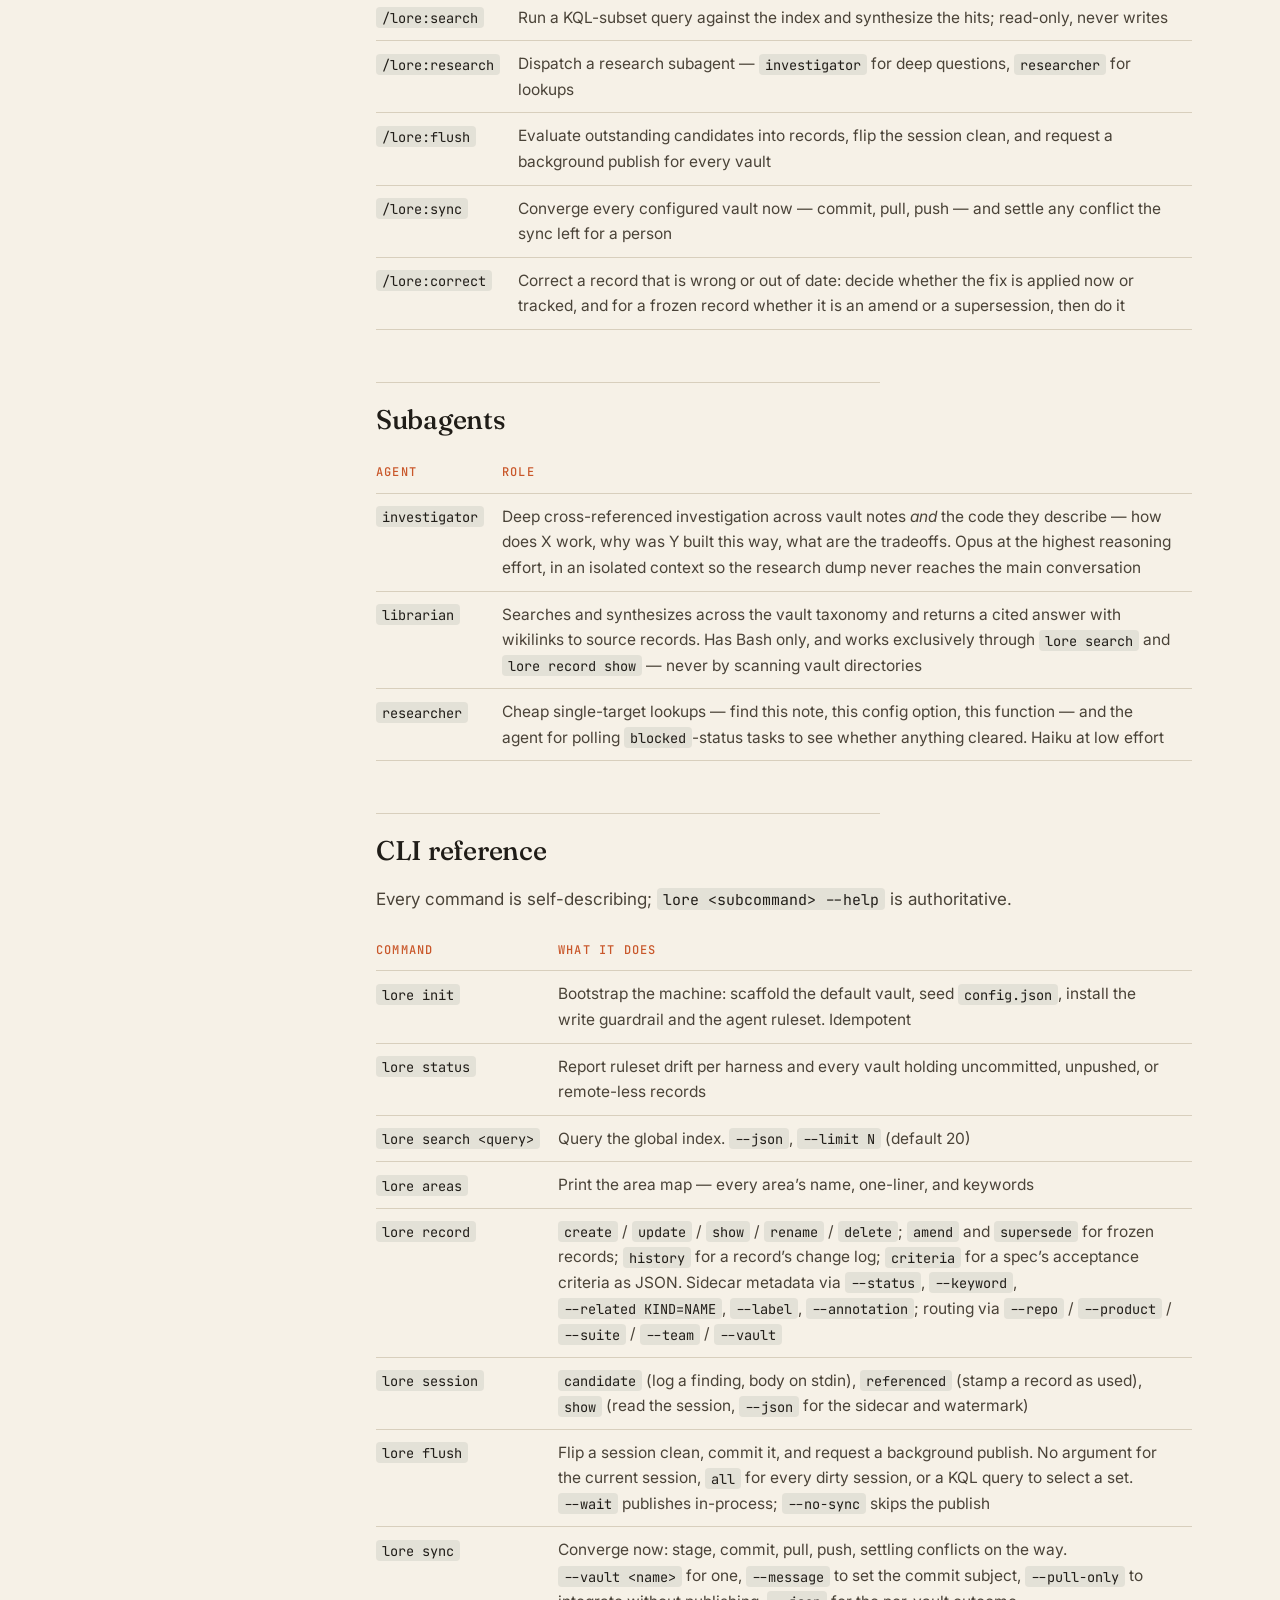
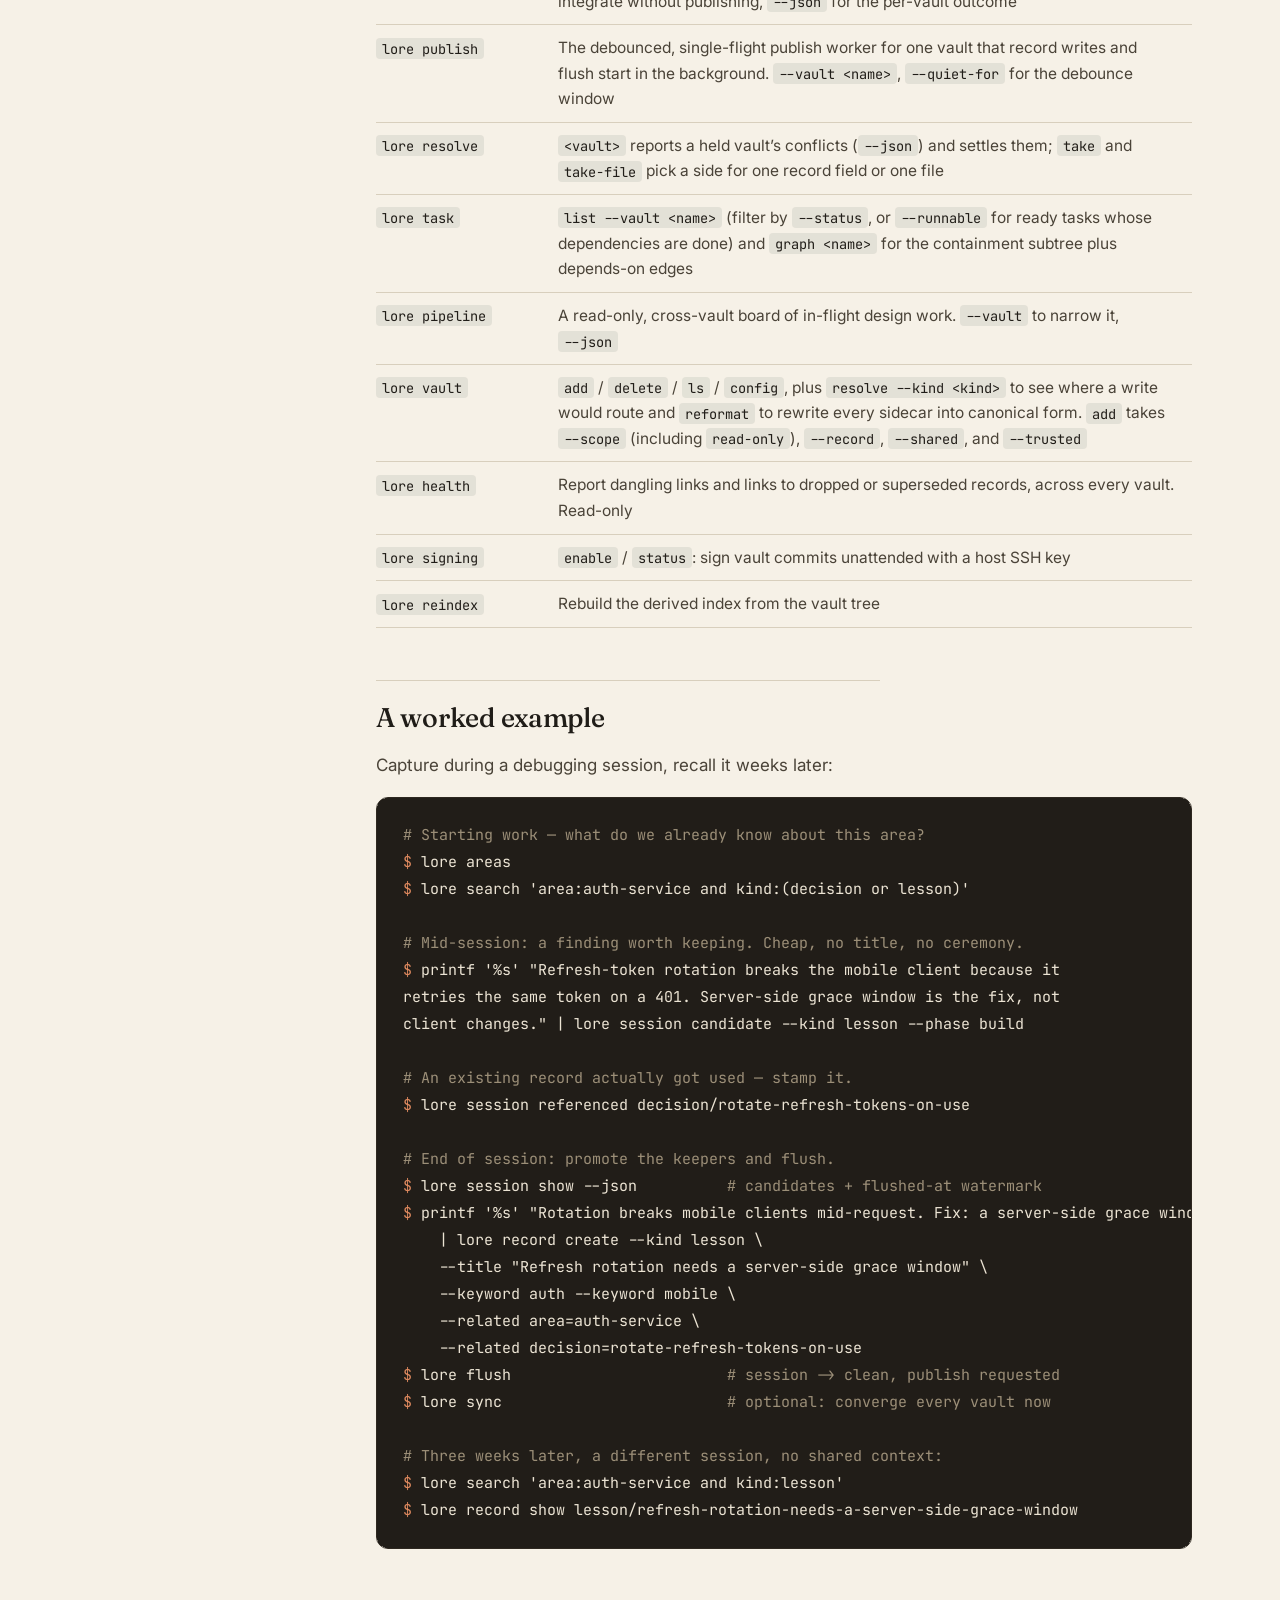
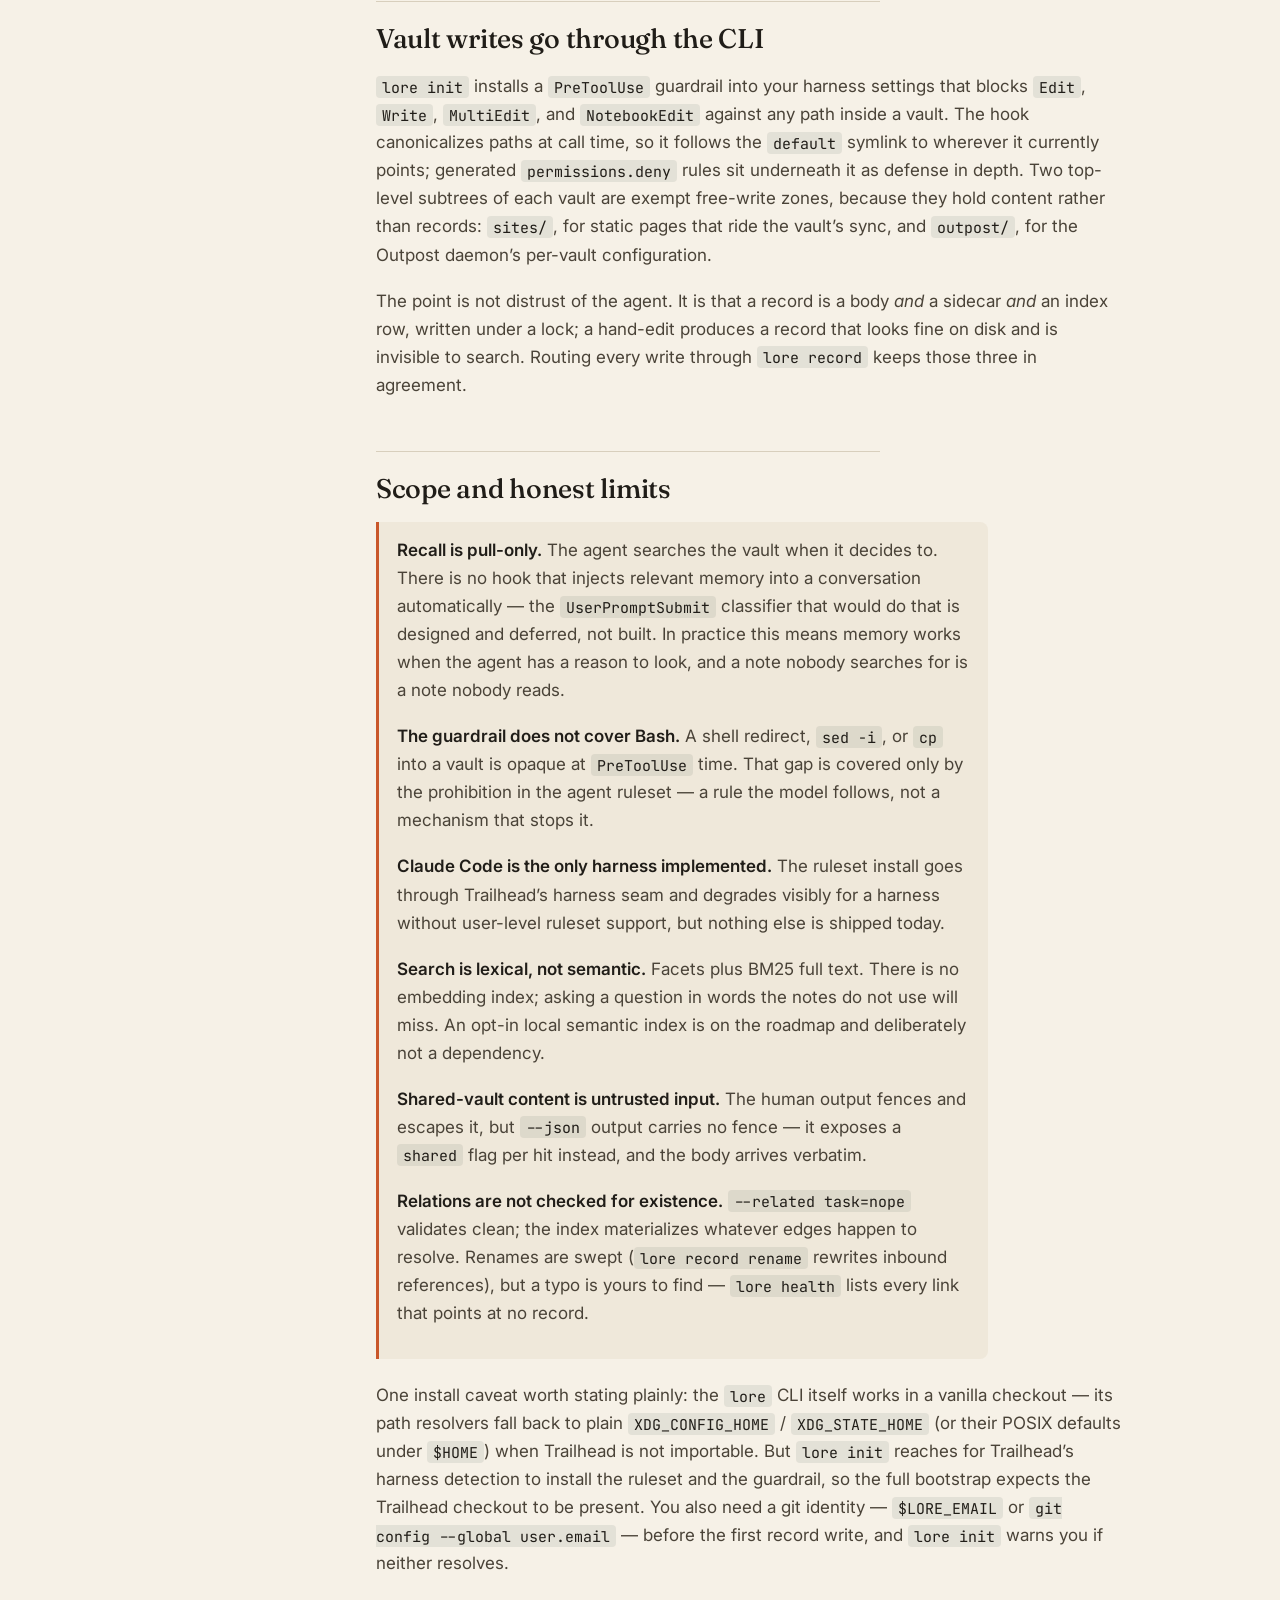
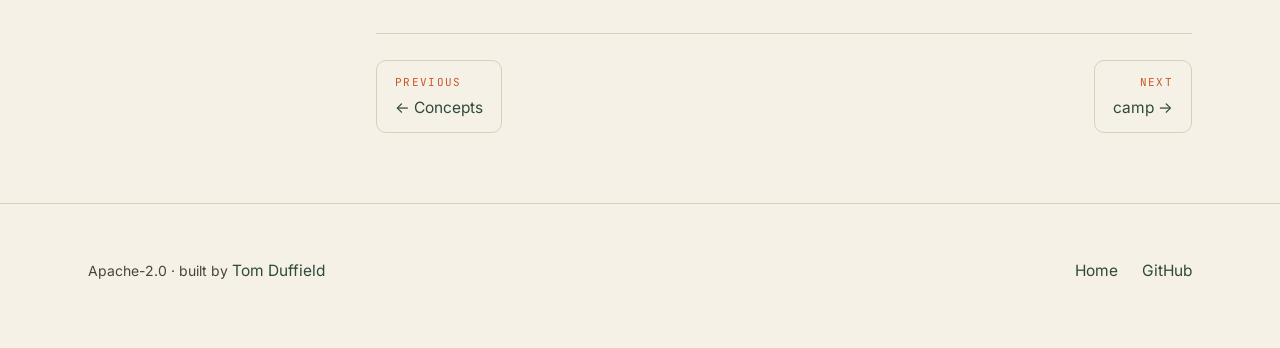
<file: docs/lore.html>
<!DOCTYPE html>
<html lang="en">
<head>
  <meta charset="utf-8" />
  <meta name="viewport" content="width=device-width, initial-scale=1" />
  <title>Trailhead docs - lore</title>
  <meta name="description" content="lore is Trailhead's memory plugin: a git-backed vault of markdown records your agent searches before deciding and writes to as it works." />
  <link rel="preconnect" href="https://fonts.googleapis.com" />
  <link rel="preconnect" href="https://fonts.gstatic.com" crossorigin />
  <link href="https://fonts.googleapis.com/css2?family=Fraunces:opsz,wght@9..144,400;9..144,500;9..144,600&family=Inter:wght@400;500;600&family=JetBrains+Mono:wght@400;500&display=swap" rel="stylesheet" />
  <link rel="stylesheet" href="../assets/site.css" />
</head>
<body>

  <div class="topbar">
    <div class="topbar-inner">
      <a class="wordmark" href="../index.html"><span class="blaze-mark"></span> trailhead</a>
      <nav>
        <a href="index.html" class="current">Docs</a>
        <a href="../index.html#tools">Tools</a>
        <a href="https://github.com/trailhead-ai/trailhead">GitHub</a>
      </nav>
    </div>
  </div>

  <div class="docs-shell">
    <aside class="docs-nav">
      <h4>Getting started</h4>
      <ul>
        <li><a href="index.html">Overview</a></li>
        <li><a href="install.html">Install</a></li>
        <li><a href="quickstart.html">Quickstart</a></li>
        <li><a href="concepts.html">Concepts</a></li>
      </ul>
      <h4>Plugins</h4>
      <ul>
        <li><a href="lore.html" class="current">lore &mdash; memory</a></li>
        <li><a href="camp.html">camp &mdash; workspaces</a></li>
        <li><a href="craft.html">craft &mdash; process</a></li>
        <li><a href="portage.html">portage &mdash; shipping</a></li>
        <li><a href="outpost.html">outpost &mdash; cockpit</a></li>
      </ul>
    </aside>

    <main class="docs-main">
      <p class="eyebrow">Plugin</p>
      <h1>lore &mdash; memory</h1>
      <p class="lede">A git-backed vault of markdown records your agent writes to as it works and searches before it decides. Nine record kinds, a query language, and a session log that turns loose findings into durable notes.</p>

      <p>Every agent session starts amnesiac. The model has your code and whatever you paste into the window, and nothing else &mdash; not the reason the retry budget is 3 and not 5, not the migration approach that was tried in March and abandoned, not the fact that the flaky integration test is flaky because of a clock skew nobody has fixed. That context was expensive to acquire and it evaporates when the window closes. The next session rediscovers it, or more often gets it wrong.</p>

      <p><code>lore</code> is where that context goes instead. During a session the agent logs findings as cheap <strong>session candidates</strong>; at the end it applies judgment and promotes the keepers into durable <strong>records</strong> &mdash; decisions, lessons, tasks, area profiles. Records are markdown files with a JSON sidecar, living in a git repository under your state directory. Everything is plain text you can read, grep, diff, and revert without any of the tooling present.</p>

      <p>The whole surface is a command-line tool. There is no MCP server and no service to sign up for: the agent runs <code>lore</code> over Bash and <code>git</code> over Bash, and that is the entire integration. A SQLite full-text index sits alongside the vault to make search fast, but it is a derived cache &mdash; delete it and <code>lore reindex</code> rebuilds it from the markdown, which is always the source of truth.</p>

      <h2>Key concepts</h2>

      <h3>The vault</h3>
      <p>A vault is a git repository of markdown records. <code>lore init</code> scaffolds the default one at <code>$XDG_STATE_HOME/lore/vaults/default</code> (<code>~/.local/state/lore/vaults/default</code> on a stock machine, macOS included) and registers it in <code>~/.config/lore/config.json</code>. Each record is two files under a per-kind directory: <code>&lt;kind&gt;/&lt;name&gt;.md</code> for the body and <code>&lt;kind&gt;/&lt;name&gt;.json</code> for the sidecar &mdash; title, status, keywords, related-record edges, timestamps, and provenance.</p>
      <p>Because a vault is an ordinary git repo, backup and sharing are just a remote, and publishing to it is automatic. <code>lore record create</code>, <code>lore record update</code>, and a default <code>lore flush</code> each request a background publish for the vault they wrote and return immediately. The publish is debounced and single-flight per vault: it waits for the vault&rsquo;s writes to go quiet, then runs one commit, pull, and push, so a burst of writes becomes one sync rather than one per write. A vault configured with <code>auto_publish: false</code> opts out and publishes only when you ask.</p>
      <p><code>lore sync</code> is the converge-now path: it stages, commits, pulls, and pushes every configured vault in the foreground (<code>--pull-only</code> integrates what the remote has without committing or pushing anything). When two machines changed the same vault, sync settles the conflict itself &mdash; record sidecars merge field by field, so edits to different fields publish with nobody involved. Each vault ends with one outcome &mdash; <code>converged</code>, <code>published</code>, <code>holding</code>, <code>refused</code>, <code>retries-exhausted</code>, <code>in-progress</code>, or <code>awaiting-person</code> &mdash; and <code>--json</code> reports it per vault. A conflict that genuinely needs judgment ends <code>awaiting-person</code>, leaving the vault clean and held for <code>lore resolve &lt;vault&gt;</code>, which shows each conflicting field with both sides and takes your pick. <code>lore status</code> names any vault holding records that exist in exactly one place.</p>

      <h3>Layered vaults</h3>
      <p>You can register more than one vault and lore searches them together. Each carries a <strong>scope</strong>, and a write routes to the most specific vault that matches: <code>repo</code> &gt; <code>product</code> &gt; <code>suite</code> &gt; <code>team</code> &gt; <code>default</code>. Your personal <code>default</code> vault is the unconditional floor &mdash; a write that matches nothing else lands there. A vault can be restricted to particular record kinds with <code>--record</code>, and <code>lore vault resolve --kind &lt;kind&gt;</code> reports where a write would land right now before you make it.</p>
      <p>A vault registered with <code>--shared</code> is marked untrusted. Its hits still show up in search, but the human output wraps them in an <code>&lt;external-memory&gt;</code> fence with the content entity-escaped, and the skills instruct the agent to treat fenced content as reference data &mdash; never as instructions. This is the seam that lets a team share a vault without letting a teammate&rsquo;s note steer someone else&rsquo;s agent.</p>
      <p>One scope sits outside the routing order: <code>read-only</code> registers a folder lore searches but never writes to. Adding one makes you say how far to trust it: <code>--shared</code> fences its hits like any shared vault, and <code>--trusted</code> reads them as your own.</p>

      <h3>Records: a closed set of nine kinds</h3>
      <p>The kind set is closed on purpose. Nine kinds is a taxonomy an agent can hold in its head and apply consistently; an open set becomes a junk drawer.</p>

      <div class="table-scroll">
        <table>
          <thead>
            <tr><th>Kind</th><th>What it records</th></tr>
          </thead>
          <tbody>
            <tr><td><code>decision</code></td><td>A non-obvious architectural choice and the reasoning behind it &mdash; the lightweight, in-flight form</td></tr>
            <tr><td><code>adr</code></td><td>A formal architecture decision record; its body is frozen once it is <code>active</code></td></tr>
            <tr><td><code>lesson</code></td><td>A mistake plus a concrete prevention check, so the same mistake is catchable next time</td></tr>
            <tr><td><code>task</code></td><td>Anything worth seeing through: implementation work, a deferred item, an abandoned approach, an external thing to watch. Carries <code>parent</code> and <code>depends-on</code> edges</td></tr>
            <tr><td><code>area</code></td><td>The mental model of a codebase area &mdash; files, gotchas, conventions. Feeds the area map</td></tr>
            <tr><td><code>spec</code></td><td>A specification artifact, the input a plan is built from; its body is frozen once it is <code>ready</code></td></tr>
            <tr><td><code>collaboration</code></td><td>Working-style preferences and conventions &mdash; how you want to be worked with</td></tr>
            <tr><td><code>blob</code></td><td>Freeform capture that genuinely fits nothing else</td></tr>
            <tr><td><code>session</code></td><td>One note per working session: the running candidate log</td></tr>
          </tbody>
        </table>
      </div>

      <h3>Status vocabulary</h3>
      <p>Every kind has its own canonical <code>status</code> set, and a write outside the vocabulary is rejected. The first value is the default applied when <code>--status</code> is omitted on create.</p>

      <div class="table-scroll">
        <table>
          <thead>
            <tr><th>Kind</th><th>Statuses (first is the create default)</th></tr>
          </thead>
          <tbody>
            <tr><td><code>task</code></td><td><code>open</code> &rarr; <code>ready</code> &rarr; <code>in-progress</code> &rarr; <code>done</code>; off-path <code>blocked</code>, <code>dropped</code>, <code>superseded</code></td></tr>
            <tr><td><code>spec</code></td><td><code>draft</code> &rarr; <code>ready</code> &rarr; <code>planned</code> &rarr; <code>complete</code>; off-path <code>superseded</code>, <code>dropped</code></td></tr>
            <tr><td><code>adr</code></td><td><code>draft</code> &rarr; <code>active</code> &rarr; <code>superseded</code> / <code>dropped</code></td></tr>
            <tr><td><code>decision</code></td><td><code>active</code> &rarr; <code>superseded</code> / <code>dropped</code></td></tr>
            <tr><td><code>lesson</code></td><td><code>active</code>, <code>conditional</code></td></tr>
            <tr><td><code>session</code></td><td><code>dirty</code> &rarr; <code>clean</code></td></tr>
            <tr><td><code>area</code>, <code>blob</code>, <code>collaboration</code></td><td><code>active</code></td></tr>
          </tbody>
        </table>
      </div>

      <h3>Frozen records</h3>
      <p>Some records carry a commitment, and lore enforces it at write time rather than leaving it to convention. An <code>adr</code> is frozen from <code>active</code> onward, a <code>spec</code> from <code>ready</code> onward, a <code>decision</code> at every status, and a <code>task</code> once it is <code>done</code>, <code>dropped</code>, or <code>superseded</code>. A plain <code>lore record update</code> that would change a frozen body is refused, and the refusal names the two ways forward:</p>
      <ul>
        <li><strong><code>lore record amend</code></strong> corrects the body in place when the fix stays inside what the record already decides. It takes a <code>--reason</code> and records who asked for it, and every amend lands in the record&rsquo;s change history, which <code>lore record history</code> prints.</li>
        <li><strong><code>lore record supersede &lt;old&gt; --by &lt;new&gt;</code></strong> replaces the record when the change moves its scope. It is the only way a record reaches <code>superseded</code>, and it writes the edge so a reader landing on the old record finds the new one.</li>
      </ul>
      <p>The <code>/lore:correct</code> skill makes that call for the agent: whether a fix is applied now or tracked, and for a frozen record whether it is an amend or a supersession.</p>

      <h3>Areas and the area map</h3>
      <p>An <code>area</code> record is a profile of one part of your system: a name, a one-line summary, a keyword set, and a body describing the files, gotchas, and conventions. <code>lore areas</code> prints the <strong>area map</strong> &mdash; every area&rsquo;s name, summary, and keywords in one compact listing. That is what makes recall explainable rather than lucky: the agent reads the map as part of normal task analysis, matches the task to one or more areas, and pulls that area&rsquo;s accumulated memory with <code>lore search 'area:&lt;name&gt;'</code>. It can then say <em>&ldquo;I searched the auth-service area because this touches the login flow&rdquo;</em> instead of producing context from nowhere.</p>

      <h3>Queries</h3>
      <p>Search speaks a subset of KQL against the index. Facets and scalars combine with boolean operators:</p>
      <ul>
        <li><strong>Scalar fields:</strong> <code>kind:</code>, <code>status:</code>, <code>repo:</code>, <code>team:</code>, <code>product:</code>, <code>suite:</code></li>
        <li><strong>List facets:</strong> <code>area:</code>, <code>keyword:</code>, <code>phase:</code>, <code>supersedes:</code>, <code>superseded-by:</code>, and <code>related-&lt;kind&gt;:</code> for every record kind (<code>related-task:</code>, <code>related-spec:</code>, &hellip;)</li>
        <li><strong>Labels:</strong> <code>label.&lt;key&gt;:&lt;value&gt;</code> for an exact match, <code>has:label.&lt;key&gt;</code> for existence. A namespaced key uses dot-for-slash &mdash; the stored key <code>claude-code/model</code> is queried as <code>label.claude-code.model:opus</code></li>
        <li><strong>Ranges:</strong> <code>&gt;=</code>, <code>&lt;=</code>, <code>&gt;</code>, <code>&lt;</code> on <code>created-at</code>, <code>updated-at</code>, <code>last-referenced-at</code></li>
        <li><strong>Composition:</strong> <code>and</code> / <code>or</code> / <code>not</code>, a <code>-</code> exclusion prefix, parenthesized groups, <code>kind:(spec or task)</code> shorthand, quoted phrases, and bare terms for BM25-ranked full text over title, keywords, and body</li>
      </ul>
      <p>An unknown field is a hard error with a &ldquo;did you mean&rdquo; suggestion rather than a silent empty result. Wildcards, fuzzy matching, boosts, and regex are deliberately unsupported.</p>

      <h3>Sessions, candidates, and the flush watermark</h3>
      <p>A <code>session</code> record is one note per working session, keyed by the harness session id (or the worktree name as a fallback). During work the agent appends <strong>candidates</strong> &mdash; <code>lore session candidate --kind decision --phase build</code>, body piped in on stdin; both <code>--kind</code> and <code>--phase</code> are required. A candidate is deliberately cheap: it costs a line, it needs no title, and it commits to nothing. Capture liberally; judgment comes later. Logging a candidate flips the session <code>dirty</code>.</p>
      <p><strong>Flush</strong> is where judgment happens. The agent reads the session with <code>lore session show --json</code>, finds the <strong>outstanding</strong> candidates &mdash; those logged after the <code>flushed-at</code> watermark stored in the sidecar annotations &mdash; and evaluates each one: promote it to a durable record, or discard it as session-local noise. Then <code>lore flush</code> stamps the session <code>clean</code>, writes a new watermark, commits the session record, and requests a background publish for every vault. The watermark is what makes flush re-runnable mid-session without re-promoting everything you already dealt with.</p>
      <div class="note">
        <p>The records a flush promotes usually live in a <em>different</em>, scope-routed vault from the session note, which is why the default flush asks every vault to publish rather than only its own. <code>lore flush --wait</code> runs the commit, pull, and push in-process before returning, for a caller that chains on a completed push; <code>--no-sync</code> commits the session record only and names what is left uncommitted. A vault with <code>auto_publish: false</code> is skipped and named &mdash; run <code>lore sync</code> to converge it.</p>
      </div>

      <h3>The derived index</h3>
      <p>Search reads a SQLite database with an FTS5 table at <code>$XDG_STATE_HOME/lore/index.sqlite</code>, covering every configured vault at once. It is strictly derived: the markdown and sidecar files are the source of truth, the index is a projection, and on any disagreement the text wins. <code>lore reindex</code> rebuilds it from the vault tree. Nothing you care about is lost if the file is deleted.</p>

      <h2>How an agent uses it day to day</h2>
      <p>The loop is three moves, and only the first two are automatic-feeling:</p>
      <ul>
        <li><strong>Search before deciding.</strong> Starting work in an unfamiliar area, or about to repeat an approach that may have failed before &mdash; run <code>lore areas</code>, then <code>lore search 'area:&lt;name&gt;'</code>. This is a decision the agent makes, not something that happens to it.</li>
        <li><strong>Capture during work.</strong> A decision made in passing, a dead-end, a gotcha, something deferred &mdash; each becomes a session candidate as it arises. This is the default capture path; a direct <code>lore record create</code> is reserved for deliberately authored artifacts (a <code>task</code>, <code>spec</code>, or <code>area</code> profile) or an explicit &ldquo;pin this one now&rdquo;.</li>
        <li><strong>Flush at the end.</strong> Evaluate the outstanding candidates into records and flip the session clean. The flush publishes in the background; <code>lore sync</code> is there when you want every vault converged before you walk away.</li>
      </ul>
      <p>Marking that an existing record was <em>used</em> is a separate, cheaper move: <code>lore session referenced &lt;kind&gt;/&lt;name&gt;</code> stamps <code>last-referenced-at</code> so you can later find the notes that actually earn their keep.</p>

      <h2>Skills</h2>
      <div class="table-scroll">
        <table>
          <thead>
            <tr><th>Skill</th><th>Purpose</th></tr>
          </thead>
          <tbody>
            <tr><td><code>/lore:record</code></td><td>Capture one deliberate item now &mdash; a session candidate by default, a direct record write as the exception</td></tr>
            <tr><td><code>/lore:search</code></td><td>Run a KQL-subset query against the index and synthesize the hits; read-only, never writes</td></tr>
            <tr><td><code>/lore:research</code></td><td>Dispatch a research subagent &mdash; <code>investigator</code> for deep questions, <code>researcher</code> for lookups</td></tr>
            <tr><td><code>/lore:flush</code></td><td>Evaluate outstanding candidates into records, flip the session clean, and request a background publish for every vault</td></tr>
            <tr><td><code>/lore:sync</code></td><td>Converge every configured vault now &mdash; commit, pull, push &mdash; and settle any conflict the sync left for a person</td></tr>
            <tr><td><code>/lore:correct</code></td><td>Correct a record that is wrong or out of date: decide whether the fix is applied now or tracked, and for a frozen record whether it is an amend or a supersession, then do it</td></tr>
          </tbody>
        </table>
      </div>

      <h2>Subagents</h2>
      <div class="table-scroll">
        <table>
          <thead>
            <tr><th>Agent</th><th>Role</th></tr>
          </thead>
          <tbody>
            <tr><td><code>investigator</code></td><td>Deep cross-referenced investigation across vault notes <em>and</em> the code they describe &mdash; how does X work, why was Y built this way, what are the tradeoffs. Opus at the highest reasoning effort, in an isolated context so the research dump never reaches the main conversation</td></tr>
            <tr><td><code>librarian</code></td><td>Searches and synthesizes across the vault taxonomy and returns a cited answer with wikilinks to source records. Has Bash only, and works exclusively through <code>lore search</code> and <code>lore record show</code> &mdash; never by scanning vault directories</td></tr>
            <tr><td><code>researcher</code></td><td>Cheap single-target lookups &mdash; find this note, this config option, this function &mdash; and the agent for polling <code>blocked</code>-status tasks to see whether anything cleared. Haiku at low effort</td></tr>
          </tbody>
        </table>
      </div>

      <h2>CLI reference</h2>
      <p>Every command is self-describing; <code>lore &lt;subcommand&gt; --help</code> is authoritative.</p>
      <div class="table-scroll">
        <table>
          <thead>
            <tr><th>Command</th><th>What it does</th></tr>
          </thead>
          <tbody>
            <tr><td><code>lore init</code></td><td>Bootstrap the machine: scaffold the default vault, seed <code>config.json</code>, install the write guardrail and the agent ruleset. Idempotent</td></tr>
            <tr><td><code>lore status</code></td><td>Report ruleset drift per harness and every vault holding uncommitted, unpushed, or remote-less records</td></tr>
            <tr><td><code>lore search &lt;query&gt;</code></td><td>Query the global index. <code>--json</code>, <code>--limit N</code> (default 20)</td></tr>
            <tr><td><code>lore areas</code></td><td>Print the area map &mdash; every area&rsquo;s name, one-liner, and keywords</td></tr>
            <tr><td><code>lore record</code></td><td><code>create</code> / <code>update</code> / <code>show</code> / <code>rename</code> / <code>delete</code>; <code>amend</code> and <code>supersede</code> for frozen records; <code>history</code> for a record&rsquo;s change log; <code>criteria</code> for a spec&rsquo;s acceptance criteria as JSON. Sidecar metadata via <code>--status</code>, <code>--keyword</code>, <code>--related KIND=NAME</code>, <code>--label</code>, <code>--annotation</code>; routing via <code>--repo</code> / <code>--product</code> / <code>--suite</code> / <code>--team</code> / <code>--vault</code></td></tr>
            <tr><td><code>lore session</code></td><td><code>candidate</code> (log a finding, body on stdin), <code>referenced</code> (stamp a record as used), <code>show</code> (read the session, <code>--json</code> for the sidecar and watermark)</td></tr>
            <tr><td><code>lore flush</code></td><td>Flip a session clean, commit it, and request a background publish. No argument for the current session, <code>all</code> for every dirty session, or a KQL query to select a set. <code>--wait</code> publishes in-process; <code>--no-sync</code> skips the publish</td></tr>
            <tr><td><code>lore sync</code></td><td>Converge now: stage, commit, pull, push, settling conflicts on the way. <code>--vault &lt;name&gt;</code> for one, <code>--message</code> to set the commit subject, <code>--pull-only</code> to integrate without publishing, <code>--json</code> for the per-vault outcome</td></tr>
            <tr><td><code>lore publish</code></td><td>The debounced, single-flight publish worker for one vault that record writes and flush start in the background. <code>--vault &lt;name&gt;</code>, <code>--quiet-for</code> for the debounce window</td></tr>
            <tr><td><code>lore resolve</code></td><td><code>&lt;vault&gt;</code> reports a held vault&rsquo;s conflicts (<code>--json</code>) and settles them; <code>take</code> and <code>take-file</code> pick a side for one record field or one file</td></tr>
            <tr><td><code>lore task</code></td><td><code>list --vault &lt;name&gt;</code> (filter by <code>--status</code>, or <code>--runnable</code> for ready tasks whose dependencies are done) and <code>graph &lt;name&gt;</code> for the containment subtree plus depends-on edges</td></tr>
            <tr><td><code>lore pipeline</code></td><td>A read-only, cross-vault board of in-flight design work. <code>--vault</code> to narrow it, <code>--json</code></td></tr>
            <tr><td><code>lore vault</code></td><td><code>add</code> / <code>delete</code> / <code>ls</code> / <code>config</code>, plus <code>resolve --kind &lt;kind&gt;</code> to see where a write would route and <code>reformat</code> to rewrite every sidecar into canonical form. <code>add</code> takes <code>--scope</code> (including <code>read-only</code>), <code>--record</code>, <code>--shared</code>, and <code>--trusted</code></td></tr>
            <tr><td><code>lore health</code></td><td>Report dangling links and links to dropped or superseded records, across every vault. Read-only</td></tr>
            <tr><td><code>lore signing</code></td><td><code>enable</code> / <code>status</code>: sign vault commits unattended with a host SSH key</td></tr>
            <tr><td><code>lore reindex</code></td><td>Rebuild the derived index from the vault tree</td></tr>
          </tbody>
        </table>
      </div>

      <h2>A worked example</h2>
      <p>Capture during a debugging session, recall it weeks later:</p>
      <pre><span class="c"># Starting work — what do we already know about this area?</span>
<span class="p">$</span> lore areas
<span class="p">$</span> lore search 'area:auth-service and kind:(decision or lesson)'

<span class="c"># Mid-session: a finding worth keeping. Cheap, no title, no ceremony.</span>
<span class="p">$</span> printf '%s' "Refresh-token rotation breaks the mobile client because it
retries the same token on a 401. Server-side grace window is the fix, not
client changes." | lore session candidate --kind lesson --phase build

<span class="c"># An existing record actually got used — stamp it.</span>
<span class="p">$</span> lore session referenced decision/rotate-refresh-tokens-on-use

<span class="c"># End of session: promote the keepers and flush.</span>
<span class="p">$</span> lore session show --json          <span class="c"># candidates + flushed-at watermark</span>
<span class="p">$</span> printf '%s' "Rotation breaks mobile clients mid-request. Fix: a server-side grace window." \
    | lore record create --kind lesson \
    --title "Refresh rotation needs a server-side grace window" \
    --keyword auth --keyword mobile \
    --related area=auth-service \
    --related decision=rotate-refresh-tokens-on-use
<span class="p">$</span> lore flush                        <span class="c"># session -> clean, publish requested</span>
<span class="p">$</span> lore sync                         <span class="c"># optional: converge every vault now</span>

<span class="c"># Three weeks later, a different session, no shared context:</span>
<span class="p">$</span> lore search 'area:auth-service and kind:lesson'
<span class="p">$</span> lore record show lesson/refresh-rotation-needs-a-server-side-grace-window</pre>

      <h2>Vault writes go through the CLI</h2>
      <p><code>lore init</code> installs a <code>PreToolUse</code> guardrail into your harness settings that blocks <code>Edit</code>, <code>Write</code>, <code>MultiEdit</code>, and <code>NotebookEdit</code> against any path inside a vault. The hook canonicalizes paths at call time, so it follows the <code>default</code> symlink to wherever it currently points; generated <code>permissions.deny</code> rules sit underneath it as defense in depth. Two top-level subtrees of each vault are exempt free-write zones, because they hold content rather than records: <code>sites/</code>, for static pages that ride the vault&rsquo;s sync, and <code>outpost/</code>, for the Outpost daemon&rsquo;s per-vault configuration.</p>
      <p>The point is not distrust of the agent. It is that a record is a body <em>and</em> a sidecar <em>and</em> an index row, written under a lock; a hand-edit produces a record that looks fine on disk and is invisible to search. Routing every write through <code>lore record</code> keeps those three in agreement.</p>

      <h2>Scope and honest limits</h2>
      <div class="note">
        <p><strong>Recall is pull-only.</strong> The agent searches the vault when it decides to. There is no hook that injects relevant memory into a conversation automatically &mdash; the <code>UserPromptSubmit</code> classifier that would do that is designed and deferred, not built. In practice this means memory works when the agent has a reason to look, and a note nobody searches for is a note nobody reads.</p>
        <p><strong>The guardrail does not cover Bash.</strong> A shell redirect, <code>sed -i</code>, or <code>cp</code> into a vault is opaque at <code>PreToolUse</code> time. That gap is covered only by the prohibition in the agent ruleset &mdash; a rule the model follows, not a mechanism that stops it.</p>
        <p><strong>Claude Code is the only harness implemented.</strong> The ruleset install goes through Trailhead&rsquo;s harness seam and degrades visibly for a harness without user-level ruleset support, but nothing else is shipped today.</p>
        <p><strong>Search is lexical, not semantic.</strong> Facets plus BM25 full text. There is no embedding index; asking a question in words the notes do not use will miss. An opt-in local semantic index is on the roadmap and deliberately not a dependency.</p>
        <p><strong>Shared-vault content is untrusted input.</strong> The human output fences and escapes it, but <code>--json</code> output carries no fence &mdash; it exposes a <code>shared</code> flag per hit instead, and the body arrives verbatim.</p>
        <p><strong>Relations are not checked for existence.</strong> <code>--related task=nope</code> validates clean; the index materializes whatever edges happen to resolve. Renames are swept (<code>lore record rename</code> rewrites inbound references), but a typo is yours to find &mdash; <code>lore health</code> lists every link that points at no record.</p>
      </div>
      <p>One install caveat worth stating plainly: the <code>lore</code> CLI itself works in a vanilla checkout &mdash; its path resolvers fall back to plain <code>XDG_CONFIG_HOME</code> / <code>XDG_STATE_HOME</code> (or their POSIX defaults under <code>$HOME</code>) when Trailhead is not importable. But <code>lore init</code> reaches for Trailhead&rsquo;s harness detection to install the ruleset and the guardrail, so the full bootstrap expects the Trailhead checkout to be present. You also need a git identity &mdash; <code>$LORE_EMAIL</code> or <code>git config --global user.email</code> &mdash; before the first record write, and <code>lore init</code> warns you if neither resolves.</p>

      <div class="pager"><a class="prev" href="concepts.html"><span class="dir">Previous</span> &larr; Concepts</a><a class="next" href="camp.html"><span class="dir">Next</span> camp &rarr;</a></div>
    </main>
  </div>

  <footer class="docs-foot">
    <div class="wrap footer-row">
      <span class="fine">Apache-2.0 &middot; built by <a href="https://tomduffield.com">Tom Duffield</a></span>
      <span class="links">
        <a href="../index.html">Home</a>
        <a href="https://github.com/trailhead-ai/trailhead">GitHub</a>
      </span>
    </div>
  </footer>

</body>
</html>
</file>
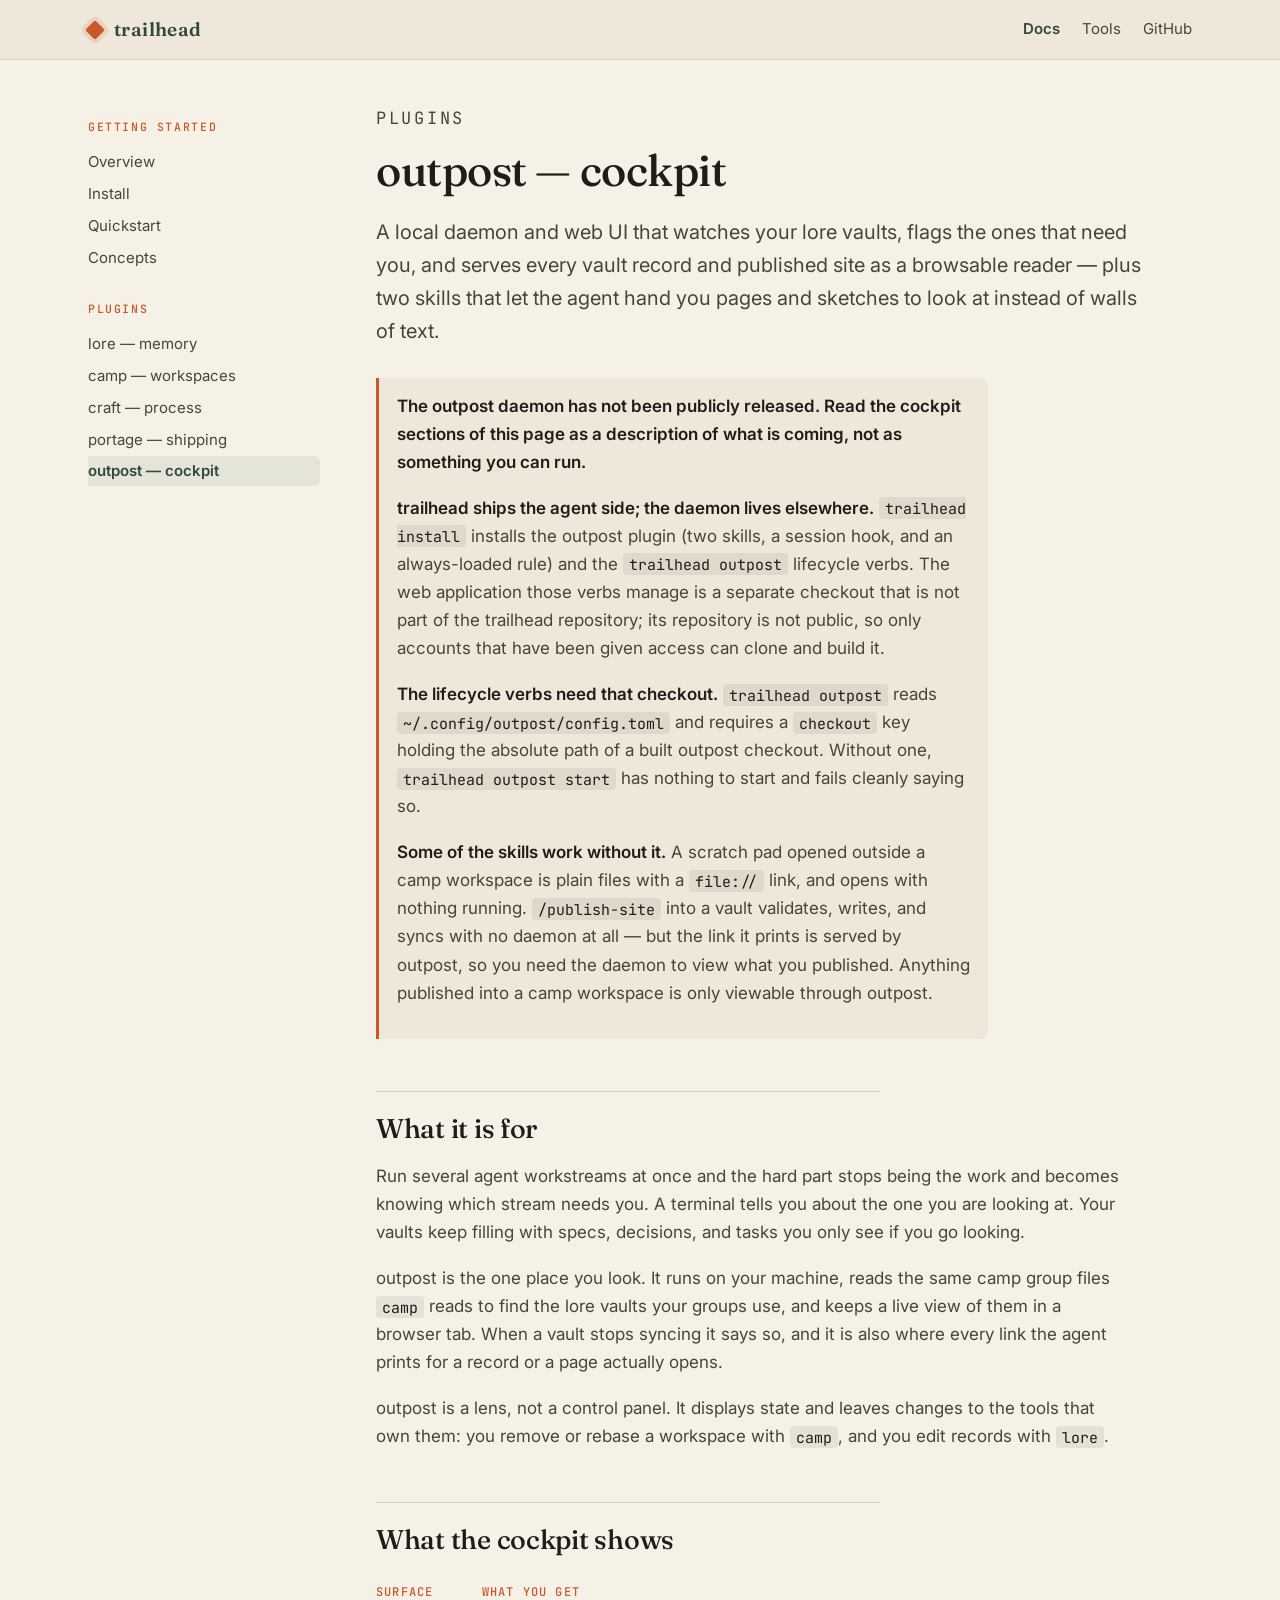
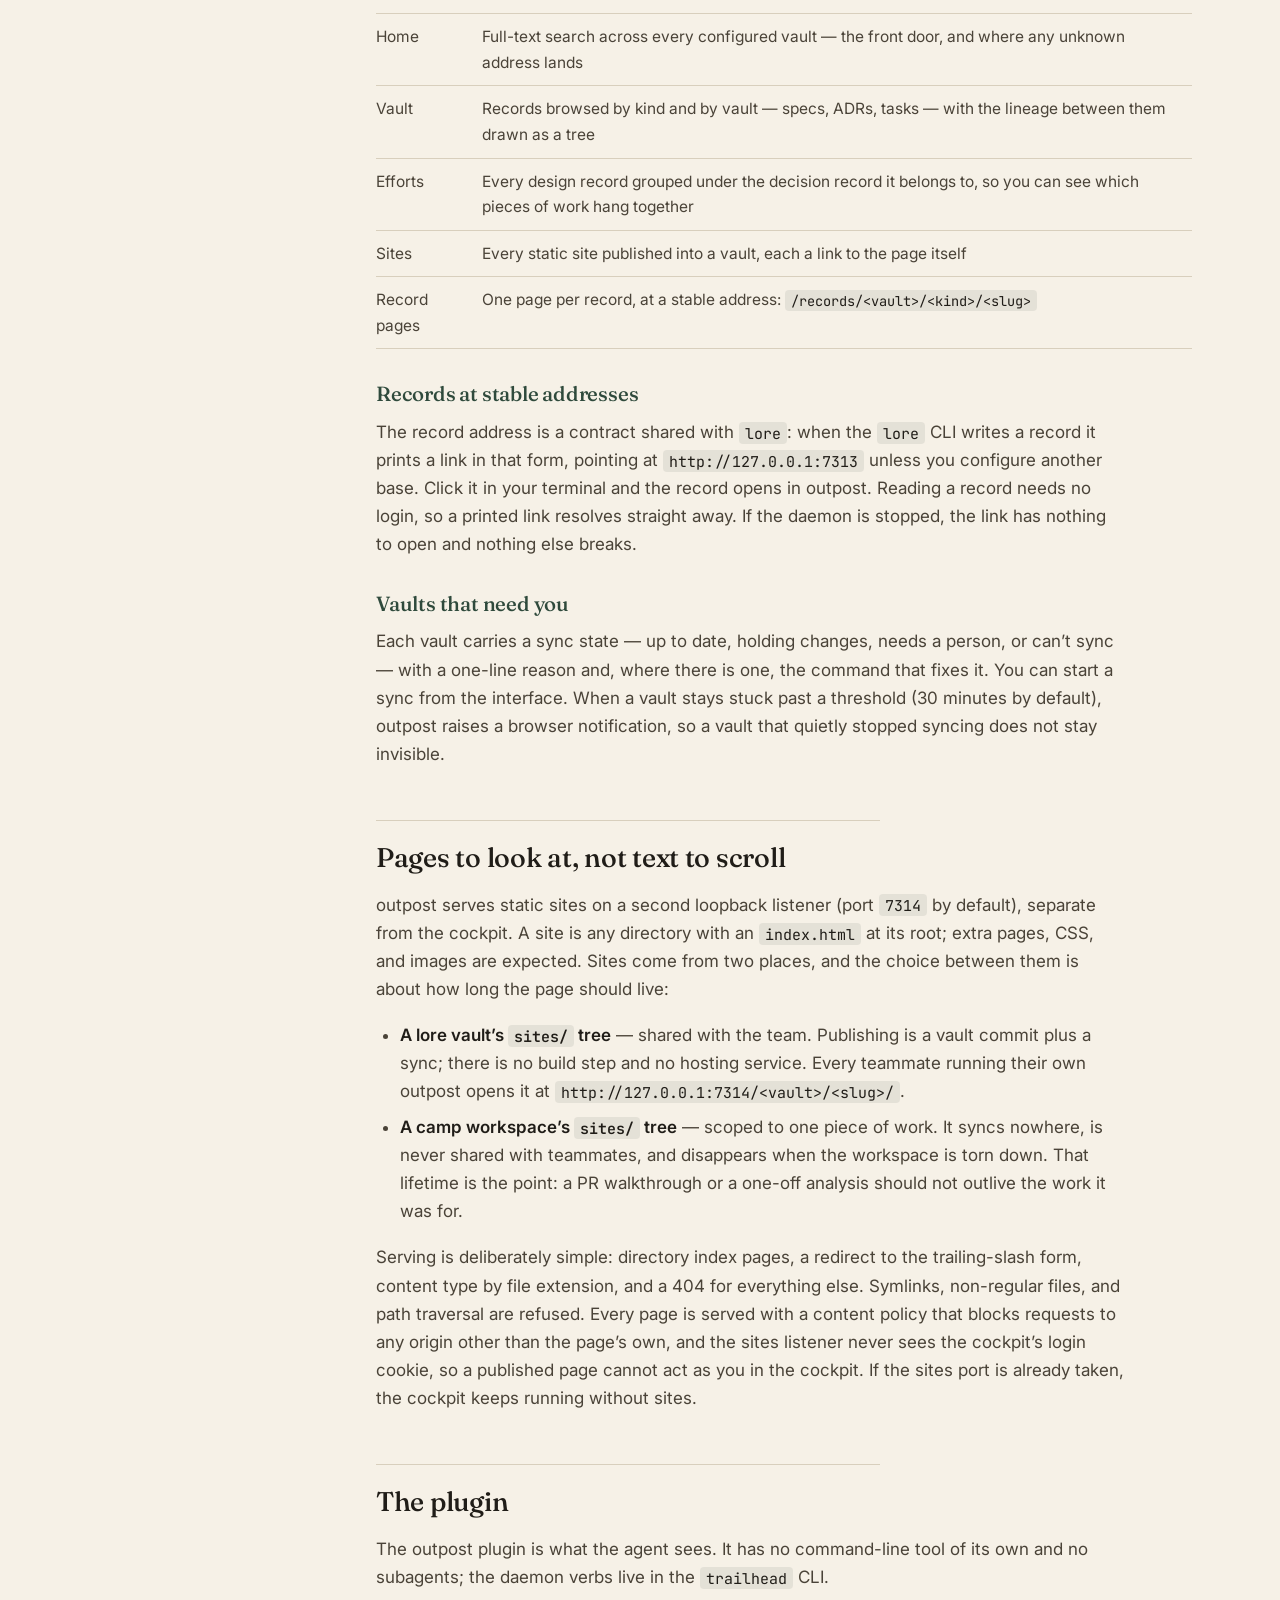
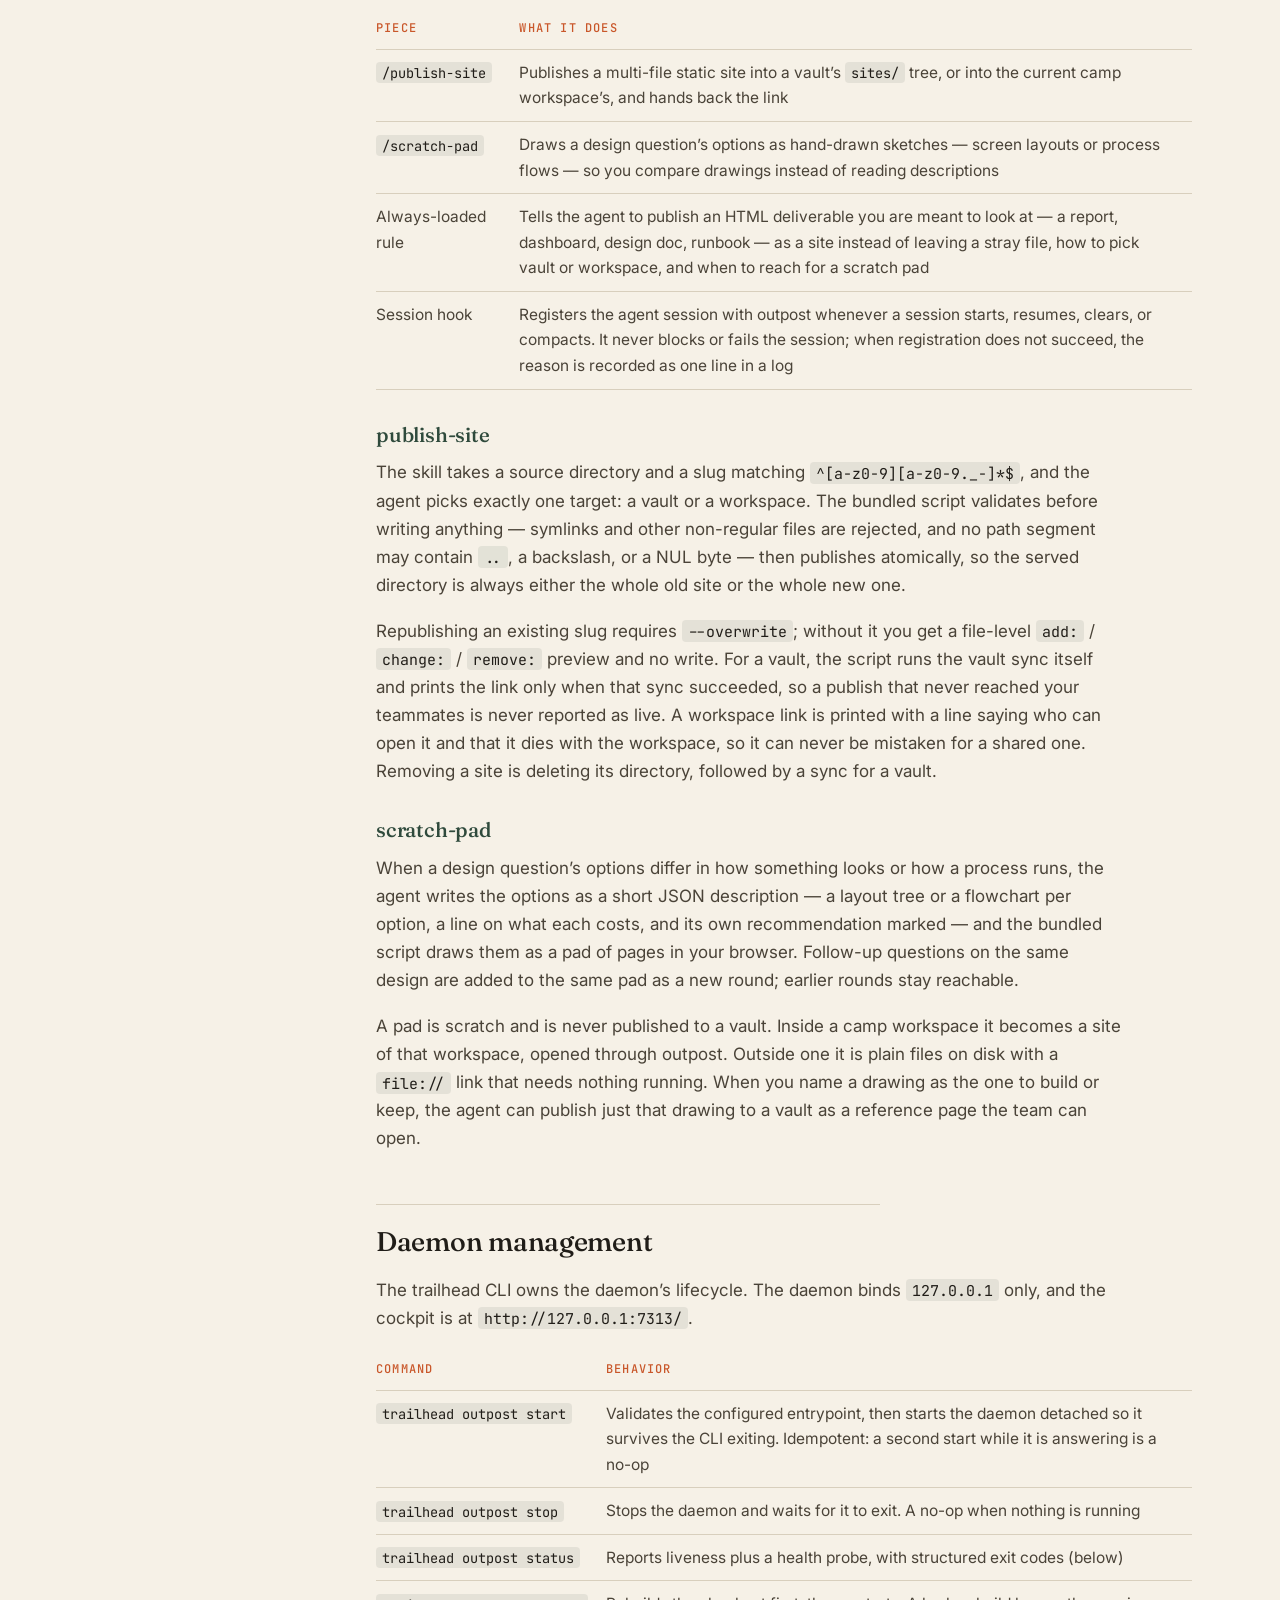
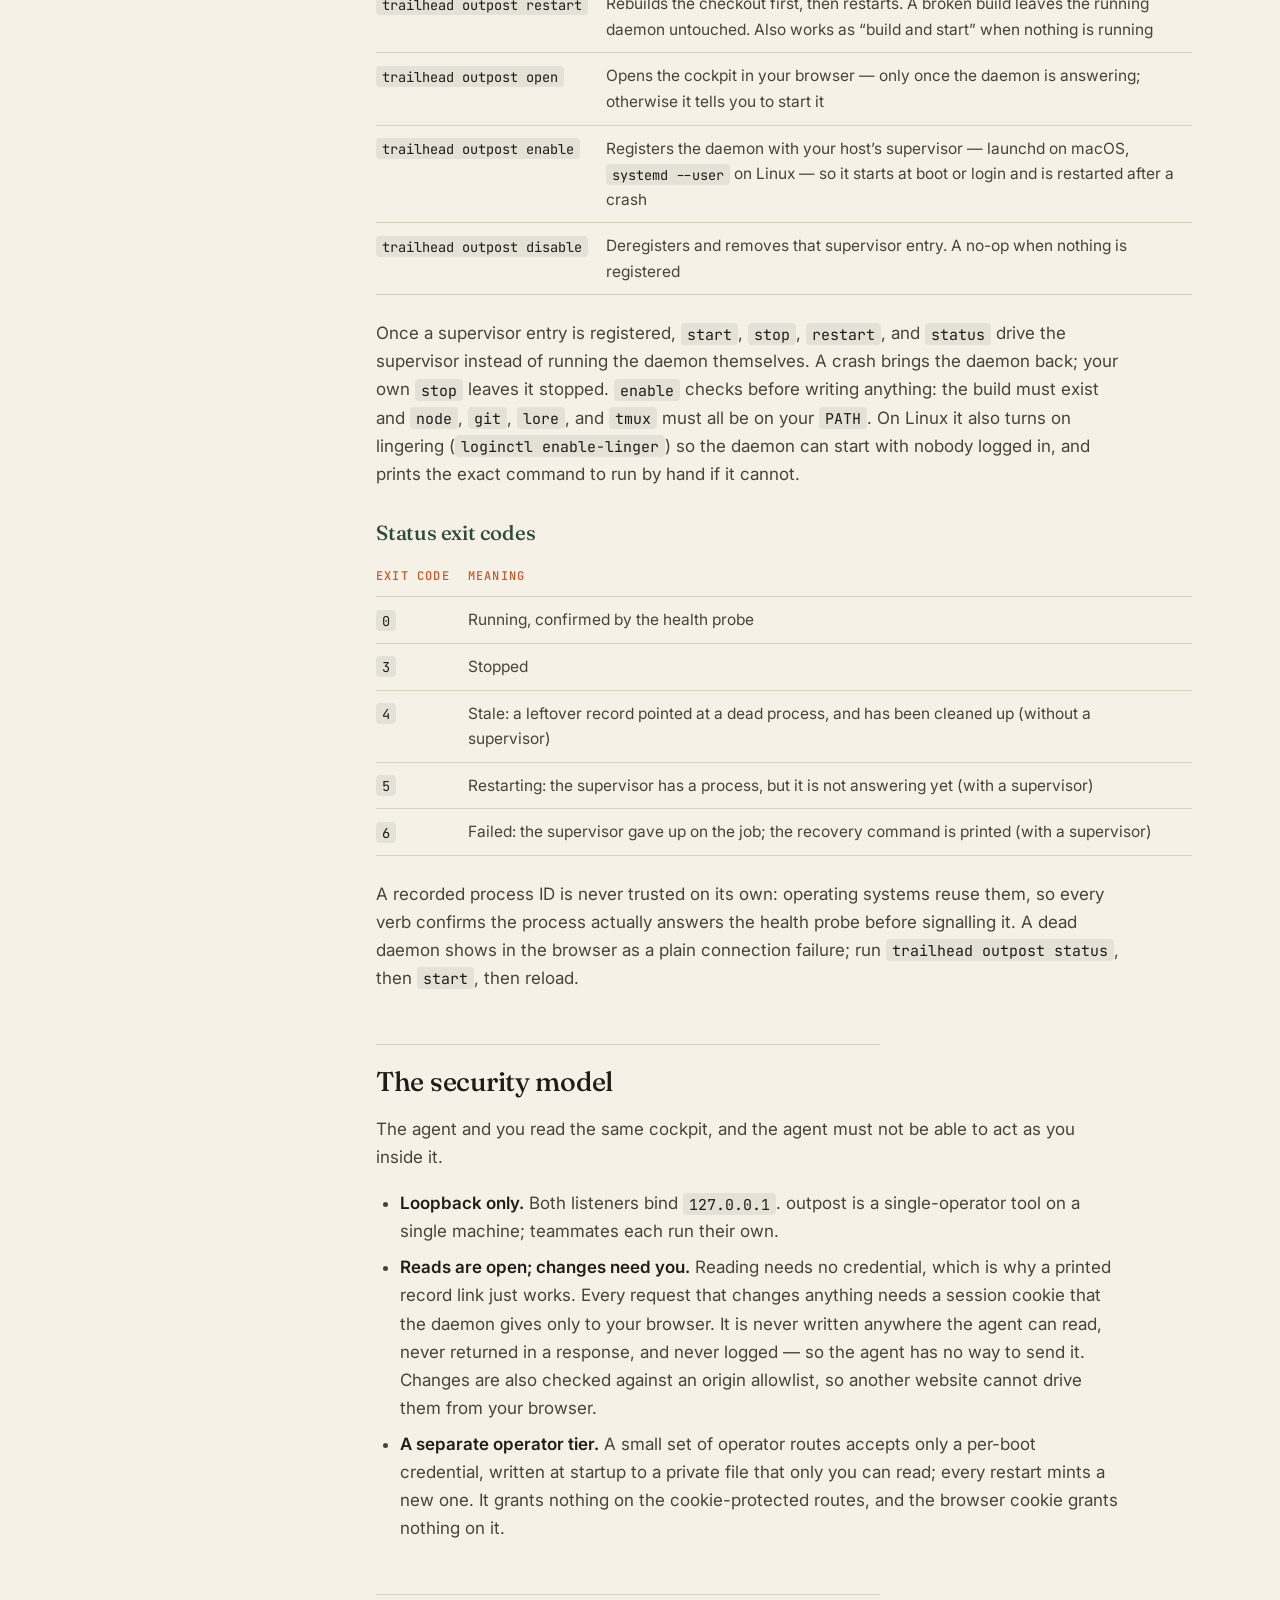
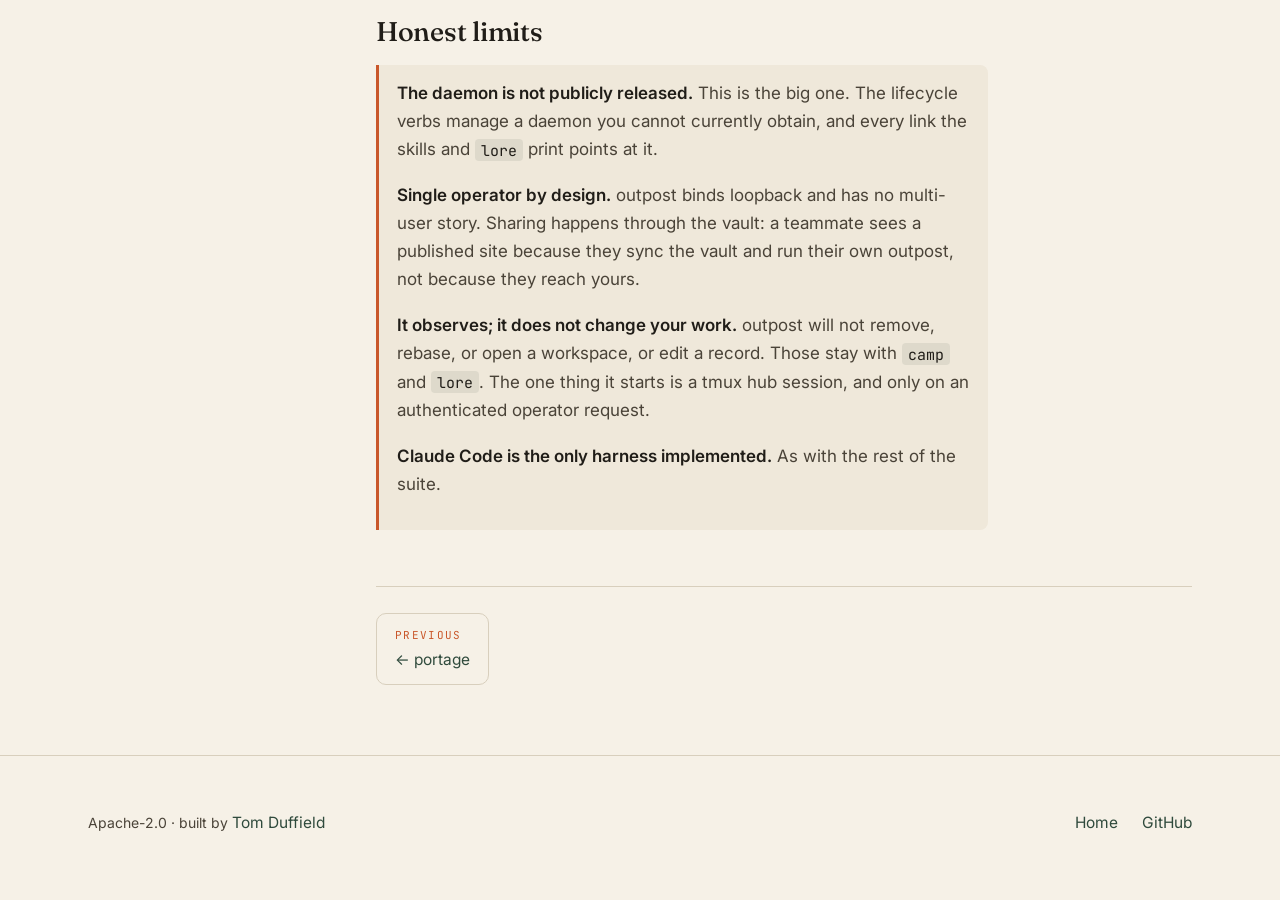
<file: docs/outpost.html>
<!DOCTYPE html>
<html lang="en">
<head>
  <meta charset="utf-8" />
  <meta name="viewport" content="width=device-width, initial-scale=1" />
  <title>Trailhead docs - outpost</title>
  <meta name="description" content="outpost: a local cockpit that watches your lore vaults, flags the ones that need you, serves vault records and published sites as a browsable reader, and ships the publish-site and scratch-pad skills. Not yet publicly released." />
  <link rel="preconnect" href="https://fonts.googleapis.com" />
  <link rel="preconnect" href="https://fonts.gstatic.com" crossorigin />
  <link href="https://fonts.googleapis.com/css2?family=Fraunces:opsz,wght@9..144,400;9..144,500;9..144,600&family=Inter:wght@400;500;600&family=JetBrains+Mono:wght@400;500&display=swap" rel="stylesheet" />
  <link rel="stylesheet" href="../assets/site.css" />
</head>
<body>

  <div class="topbar">
    <div class="topbar-inner">
      <a class="wordmark" href="../index.html"><span class="blaze-mark"></span> trailhead</a>
      <nav>
        <a href="index.html" class="current">Docs</a>
        <a href="../index.html#tools">Tools</a>
        <a href="https://github.com/trailhead-ai/trailhead">GitHub</a>
      </nav>
    </div>
  </div>

  <div class="docs-shell">
    <aside class="docs-nav">
      <h4>Getting started</h4>
      <ul>
        <li><a href="index.html">Overview</a></li>
        <li><a href="install.html">Install</a></li>
        <li><a href="quickstart.html">Quickstart</a></li>
        <li><a href="concepts.html">Concepts</a></li>
      </ul>
      <h4>Plugins</h4>
      <ul>
        <li><a href="lore.html">lore &mdash; memory</a></li>
        <li><a href="camp.html">camp &mdash; workspaces</a></li>
        <li><a href="craft.html">craft &mdash; process</a></li>
        <li><a href="portage.html">portage &mdash; shipping</a></li>
        <li><a href="outpost.html" class="current">outpost &mdash; cockpit</a></li>
      </ul>
    </aside>

    <main class="docs-main">
      <p class="eyebrow">Plugins</p>
      <h1>outpost &mdash; cockpit</h1>
      <p class="lede">A local daemon and web UI that watches your lore vaults, flags the ones that need you, and serves every vault record and published site as a browsable reader &mdash; plus two skills that let the agent hand you pages and sketches to look at instead of walls of text.</p>

      <div class="note">
        <p><strong>The outpost daemon has not been publicly released. Read the cockpit sections of this page as a description of what is coming, not as something you can run.</strong></p>
        <p><strong>trailhead ships the agent side; the daemon lives elsewhere.</strong> <code>trailhead install</code> installs the outpost plugin (two skills, a session hook, and an always-loaded rule) and the <code>trailhead outpost</code> lifecycle verbs. The web application those verbs manage is a separate checkout that is not part of the trailhead repository; its repository is not public, so only accounts that have been given access can clone and build it.</p>
        <p><strong>The lifecycle verbs need that checkout.</strong> <code>trailhead outpost</code> reads <code>~/.config/outpost/config.toml</code> and requires a <code>checkout</code> key holding the absolute path of a built outpost checkout. Without one, <code>trailhead outpost start</code> has nothing to start and fails cleanly saying so.</p>
        <p><strong>Some of the skills work without it.</strong> A scratch pad opened outside a camp workspace is plain files with a <code>file://</code> link, and opens with nothing running. <code>/publish-site</code> into a vault validates, writes, and syncs with no daemon at all &mdash; but the link it prints is served by outpost, so you need the daemon to view what you published. Anything published into a camp workspace is only viewable through outpost.</p>
      </div>

      <h2>What it is for</h2>
      <p>Run several agent workstreams at once and the hard part stops being the work and becomes knowing which stream needs you. A terminal tells you about the one you are looking at. Your vaults keep filling with specs, decisions, and tasks you only see if you go looking.</p>
      <p>outpost is the one place you look. It runs on your machine, reads the same camp group files <code>camp</code> reads to find the lore vaults your groups use, and keeps a live view of them in a browser tab. When a vault stops syncing it says so, and it is also where every link the agent prints for a record or a page actually opens.</p>
      <p>outpost is a lens, not a control panel. It displays state and leaves changes to the tools that own them: you remove or rebase a workspace with <code>camp</code>, and you edit records with <code>lore</code>.</p>

      <h2>What the cockpit shows</h2>
      <div class="table-scroll">
        <table>
          <thead>
            <tr><th>Surface</th><th>What you get</th></tr>
          </thead>
          <tbody>
            <tr><td>Home</td><td>Full-text search across every configured vault &mdash; the front door, and where any unknown address lands</td></tr>
            <tr><td>Vault</td><td>Records browsed by kind and by vault &mdash; specs, ADRs, tasks &mdash; with the lineage between them drawn as a tree</td></tr>
            <tr><td>Efforts</td><td>Every design record grouped under the decision record it belongs to, so you can see which pieces of work hang together</td></tr>
            <tr><td>Sites</td><td>Every static site published into a vault, each a link to the page itself</td></tr>
            <tr><td>Record pages</td><td>One page per record, at a stable address: <code>/records/&lt;vault&gt;/&lt;kind&gt;/&lt;slug&gt;</code></td></tr>
          </tbody>
        </table>
      </div>

      <h3>Records at stable addresses</h3>
      <p>The record address is a contract shared with <code>lore</code>: when the <code>lore</code> CLI writes a record it prints a link in that form, pointing at <code>http://127.0.0.1:7313</code> unless you configure another base. Click it in your terminal and the record opens in outpost. Reading a record needs no login, so a printed link resolves straight away. If the daemon is stopped, the link has nothing to open and nothing else breaks.</p>

      <h3>Vaults that need you</h3>
      <p>Each vault carries a sync state &mdash; up to date, holding changes, needs a person, or can&rsquo;t sync &mdash; with a one-line reason and, where there is one, the command that fixes it. You can start a sync from the interface. When a vault stays stuck past a threshold (30 minutes by default), outpost raises a browser notification, so a vault that quietly stopped syncing does not stay invisible.</p>

      <h2>Pages to look at, not text to scroll</h2>
      <p>outpost serves static sites on a second loopback listener (port <code>7314</code> by default), separate from the cockpit. A site is any directory with an <code>index.html</code> at its root; extra pages, CSS, and images are expected. Sites come from two places, and the choice between them is about how long the page should live:</p>
      <ul>
        <li><strong>A lore vault&rsquo;s <code>sites/</code> tree</strong> &mdash; shared with the team. Publishing is a vault commit plus a sync; there is no build step and no hosting service. Every teammate running their own outpost opens it at <code>http://127.0.0.1:7314/&lt;vault&gt;/&lt;slug&gt;/</code>.</li>
        <li><strong>A camp workspace&rsquo;s <code>sites/</code> tree</strong> &mdash; scoped to one piece of work. It syncs nowhere, is never shared with teammates, and disappears when the workspace is torn down. That lifetime is the point: a PR walkthrough or a one-off analysis should not outlive the work it was for.</li>
      </ul>
      <p>Serving is deliberately simple: directory index pages, a redirect to the trailing-slash form, content type by file extension, and a 404 for everything else. Symlinks, non-regular files, and path traversal are refused. Every page is served with a content policy that blocks requests to any origin other than the page&rsquo;s own, and the sites listener never sees the cockpit&rsquo;s login cookie, so a published page cannot act as you in the cockpit. If the sites port is already taken, the cockpit keeps running without sites.</p>

      <h2>The plugin</h2>
      <p>The outpost plugin is what the agent sees. It has no command-line tool of its own and no subagents; the daemon verbs live in the <code>trailhead</code> CLI.</p>

      <div class="table-scroll">
        <table>
          <thead>
            <tr><th>Piece</th><th>What it does</th></tr>
          </thead>
          <tbody>
            <tr><td><code>/publish-site</code></td><td>Publishes a multi-file static site into a vault&rsquo;s <code>sites/</code> tree, or into the current camp workspace&rsquo;s, and hands back the link</td></tr>
            <tr><td><code>/scratch-pad</code></td><td>Draws a design question&rsquo;s options as hand-drawn sketches &mdash; screen layouts or process flows &mdash; so you compare drawings instead of reading descriptions</td></tr>
            <tr><td>Always-loaded rule</td><td>Tells the agent to publish an HTML deliverable you are meant to look at &mdash; a report, dashboard, design doc, runbook &mdash; as a site instead of leaving a stray file, how to pick vault or workspace, and when to reach for a scratch pad</td></tr>
            <tr><td>Session hook</td><td>Registers the agent session with outpost whenever a session starts, resumes, clears, or compacts. It never blocks or fails the session; when registration does not succeed, the reason is recorded as one line in a log</td></tr>
          </tbody>
        </table>
      </div>

      <h3>publish-site</h3>
      <p>The skill takes a source directory and a slug matching <code>^[a-z0-9][a-z0-9._-]*$</code>, and the agent picks exactly one target: a vault or a workspace. The bundled script validates before writing anything &mdash; symlinks and other non-regular files are rejected, and no path segment may contain <code>..</code>, a backslash, or a NUL byte &mdash; then publishes atomically, so the served directory is always either the whole old site or the whole new one.</p>
      <p>Republishing an existing slug requires <code>--overwrite</code>; without it you get a file-level <code>add:</code> / <code>change:</code> / <code>remove:</code> preview and no write. For a vault, the script runs the vault sync itself and prints the link only when that sync succeeded, so a publish that never reached your teammates is never reported as live. A workspace link is printed with a line saying who can open it and that it dies with the workspace, so it can never be mistaken for a shared one. Removing a site is deleting its directory, followed by a sync for a vault.</p>

      <h3>scratch-pad</h3>
      <p>When a design question&rsquo;s options differ in how something looks or how a process runs, the agent writes the options as a short JSON description &mdash; a layout tree or a flowchart per option, a line on what each costs, and its own recommendation marked &mdash; and the bundled script draws them as a pad of pages in your browser. Follow-up questions on the same design are added to the same pad as a new round; earlier rounds stay reachable.</p>
      <p>A pad is scratch and is never published to a vault. Inside a camp workspace it becomes a site of that workspace, opened through outpost. Outside one it is plain files on disk with a <code>file://</code> link that needs nothing running. When you name a drawing as the one to build or keep, the agent can publish just that drawing to a vault as a reference page the team can open.</p>

      <h2>Daemon management</h2>
      <p>The trailhead CLI owns the daemon&rsquo;s lifecycle. The daemon binds <code>127.0.0.1</code> only, and the cockpit is at <code>http://127.0.0.1:7313/</code>.</p>

      <div class="table-scroll">
        <table>
          <thead>
            <tr><th>Command</th><th>Behavior</th></tr>
          </thead>
          <tbody>
            <tr><td><code>trailhead outpost start</code></td><td>Validates the configured entrypoint, then starts the daemon detached so it survives the CLI exiting. Idempotent: a second start while it is answering is a no-op</td></tr>
            <tr><td><code>trailhead outpost stop</code></td><td>Stops the daemon and waits for it to exit. A no-op when nothing is running</td></tr>
            <tr><td><code>trailhead outpost status</code></td><td>Reports liveness plus a health probe, with structured exit codes (below)</td></tr>
            <tr><td><code>trailhead outpost restart</code></td><td>Rebuilds the checkout first, then restarts. A broken build leaves the running daemon untouched. Also works as &ldquo;build and start&rdquo; when nothing is running</td></tr>
            <tr><td><code>trailhead outpost open</code></td><td>Opens the cockpit in your browser &mdash; only once the daemon is answering; otherwise it tells you to start it</td></tr>
            <tr><td><code>trailhead outpost enable</code></td><td>Registers the daemon with your host&rsquo;s supervisor &mdash; launchd on macOS, <code>systemd --user</code> on Linux &mdash; so it starts at boot or login and is restarted after a crash</td></tr>
            <tr><td><code>trailhead outpost disable</code></td><td>Deregisters and removes that supervisor entry. A no-op when nothing is registered</td></tr>
          </tbody>
        </table>
      </div>

      <p>Once a supervisor entry is registered, <code>start</code>, <code>stop</code>, <code>restart</code>, and <code>status</code> drive the supervisor instead of running the daemon themselves. A crash brings the daemon back; your own <code>stop</code> leaves it stopped. <code>enable</code> checks before writing anything: the build must exist and <code>node</code>, <code>git</code>, <code>lore</code>, and <code>tmux</code> must all be on your <code>PATH</code>. On Linux it also turns on lingering (<code>loginctl enable-linger</code>) so the daemon can start with nobody logged in, and prints the exact command to run by hand if it cannot.</p>

      <h3>Status exit codes</h3>
      <div class="table-scroll">
        <table>
          <thead>
            <tr><th>Exit code</th><th>Meaning</th></tr>
          </thead>
          <tbody>
            <tr><td><code>0</code></td><td>Running, confirmed by the health probe</td></tr>
            <tr><td><code>3</code></td><td>Stopped</td></tr>
            <tr><td><code>4</code></td><td>Stale: a leftover record pointed at a dead process, and has been cleaned up (without a supervisor)</td></tr>
            <tr><td><code>5</code></td><td>Restarting: the supervisor has a process, but it is not answering yet (with a supervisor)</td></tr>
            <tr><td><code>6</code></td><td>Failed: the supervisor gave up on the job; the recovery command is printed (with a supervisor)</td></tr>
          </tbody>
        </table>
      </div>

      <p>A recorded process ID is never trusted on its own: operating systems reuse them, so every verb confirms the process actually answers the health probe before signalling it. A dead daemon shows in the browser as a plain connection failure; run <code>trailhead outpost status</code>, then <code>start</code>, then reload.</p>

      <h2>The security model</h2>
      <p>The agent and you read the same cockpit, and the agent must not be able to act as you inside it.</p>
      <ul>
        <li><strong>Loopback only.</strong> Both listeners bind <code>127.0.0.1</code>. outpost is a single-operator tool on a single machine; teammates each run their own.</li>
        <li><strong>Reads are open; changes need you.</strong> Reading needs no credential, which is why a printed record link just works. Every request that changes anything needs a session cookie that the daemon gives only to your browser. It is never written anywhere the agent can read, never returned in a response, and never logged &mdash; so the agent has no way to send it. Changes are also checked against an origin allowlist, so another website cannot drive them from your browser.</li>
        <li><strong>A separate operator tier.</strong> A small set of operator routes accepts only a per-boot credential, written at startup to a private file that only you can read; every restart mints a new one. It grants nothing on the cookie-protected routes, and the browser cookie grants nothing on it.</li>
      </ul>

      <h2>Honest limits</h2>
      <div class="note">
        <p><strong>The daemon is not publicly released.</strong> This is the big one. The lifecycle verbs manage a daemon you cannot currently obtain, and every link the skills and <code>lore</code> print points at it.</p>
        <p><strong>Single operator by design.</strong> outpost binds loopback and has no multi-user story. Sharing happens through the vault: a teammate sees a published site because they sync the vault and run their own outpost, not because they reach yours.</p>
        <p><strong>It observes; it does not change your work.</strong> outpost will not remove, rebase, or open a workspace, or edit a record. Those stay with <code>camp</code> and <code>lore</code>. The one thing it starts is a tmux hub session, and only on an authenticated operator request.</p>
        <p><strong>Claude Code is the only harness implemented.</strong> As with the rest of the suite.</p>
      </div>

      <div class="pager"><a class="prev" href="portage.html"><span class="dir">Previous</span> &larr; portage</a></div>
    </main>
  </div>

  <footer class="docs-foot">
    <div class="wrap footer-row">
      <span class="fine">Apache-2.0 &middot; built by <a href="https://tomduffield.com">Tom Duffield</a></span>
      <span class="links">
        <a href="../index.html">Home</a>
        <a href="https://github.com/trailhead-ai/trailhead">GitHub</a>
      </span>
    </div>
  </footer>

</body>
</html>
</file>
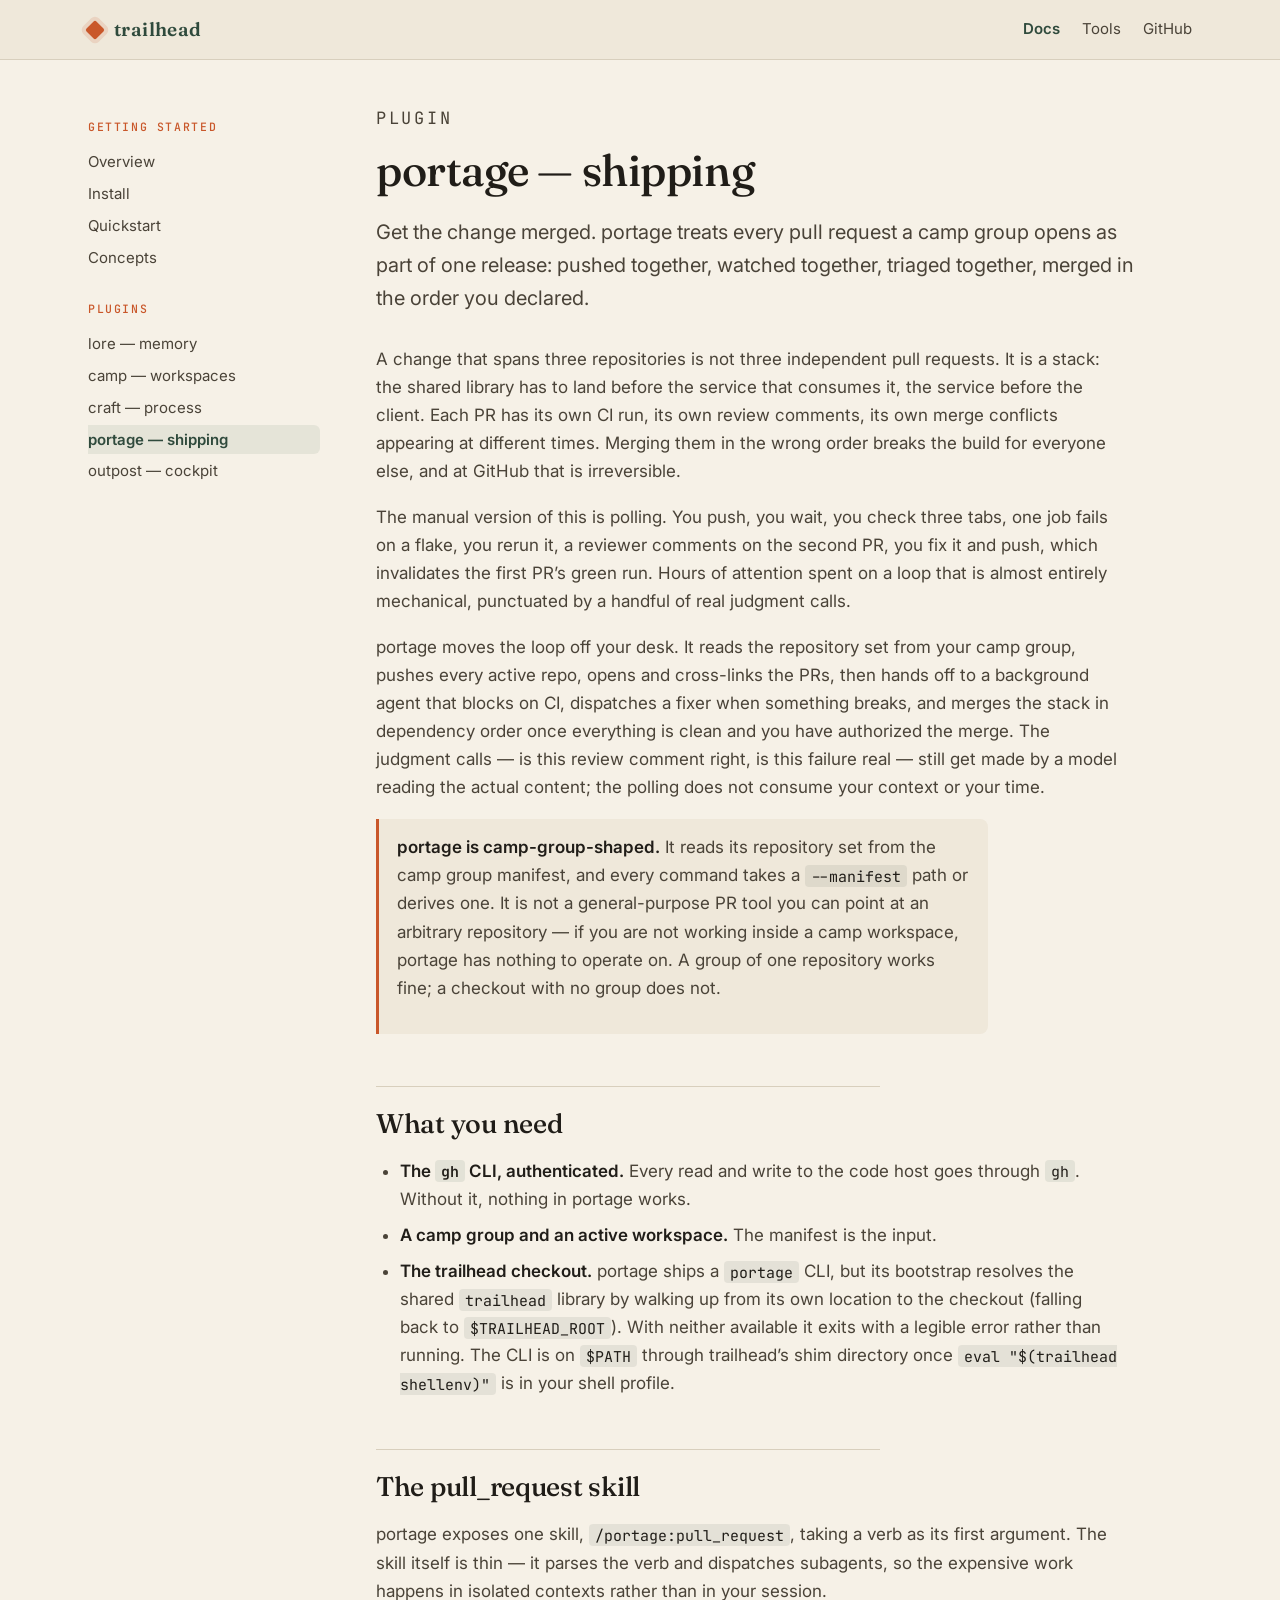
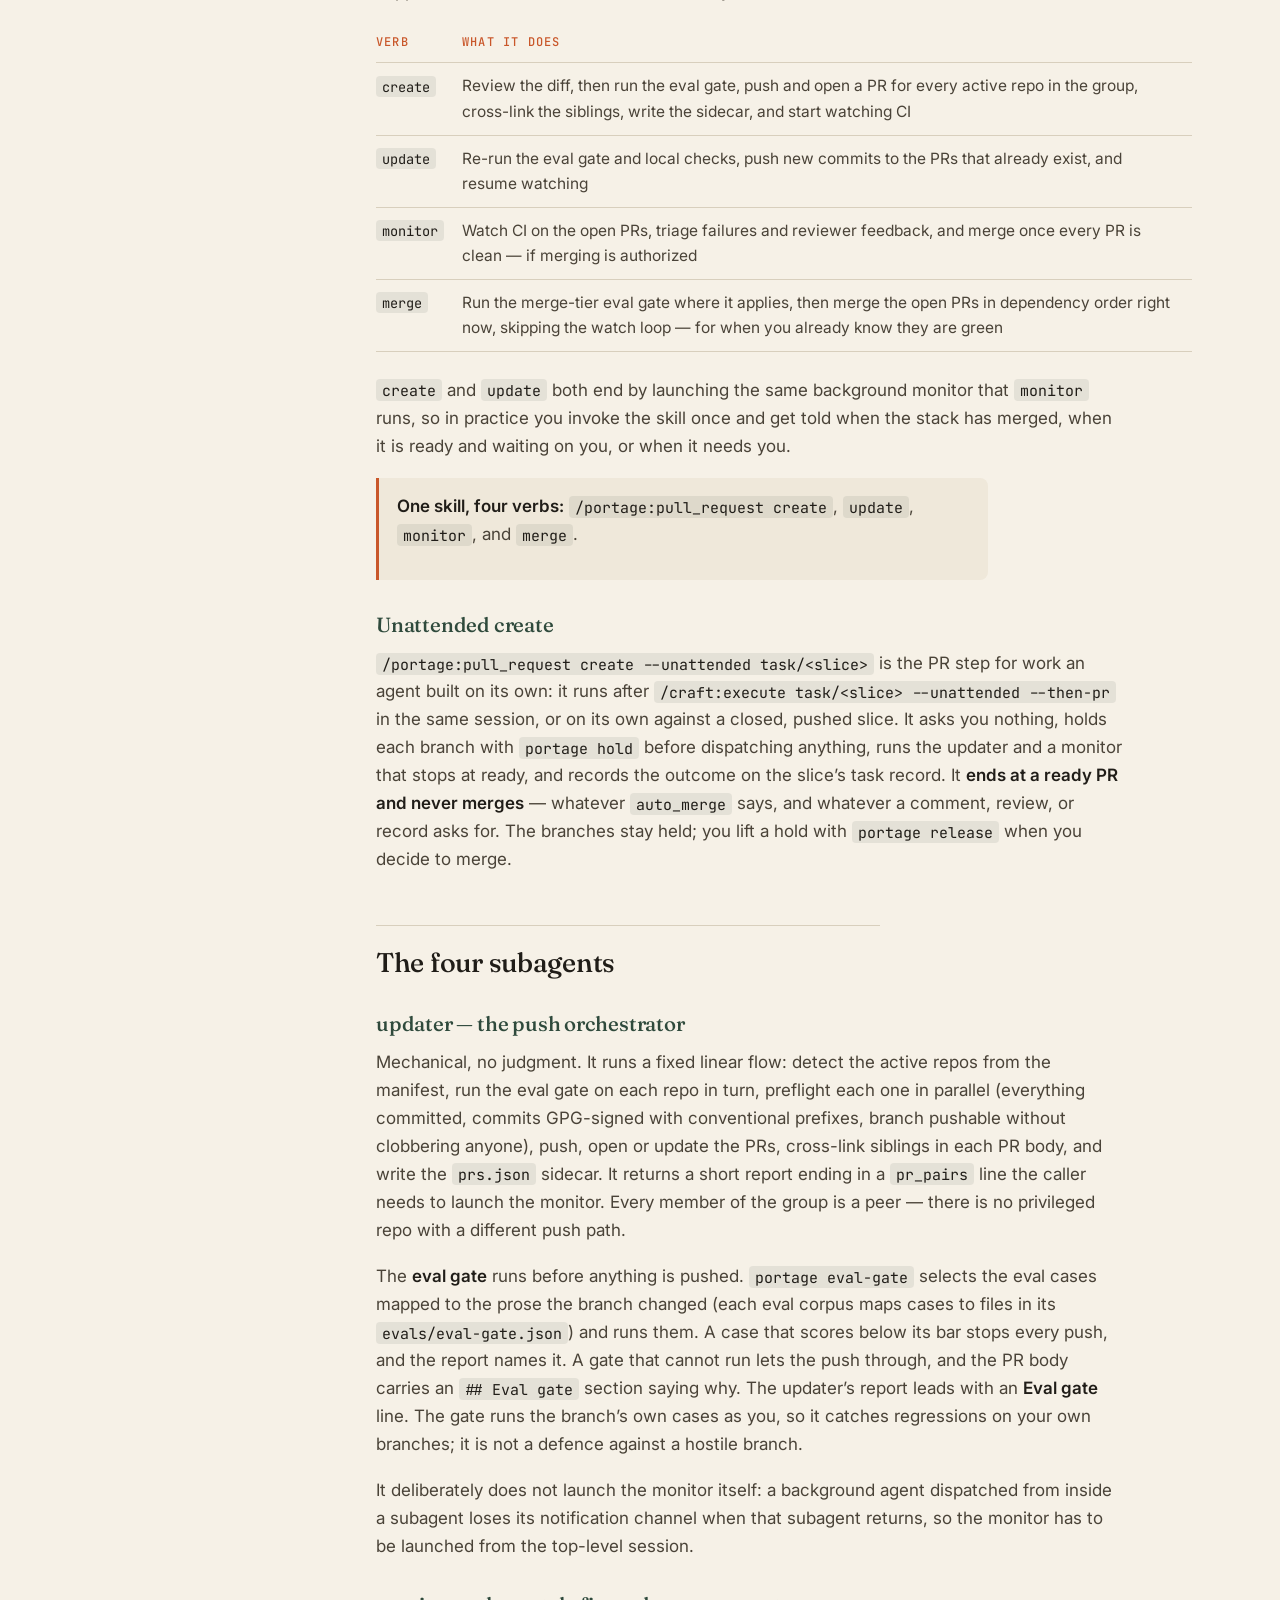
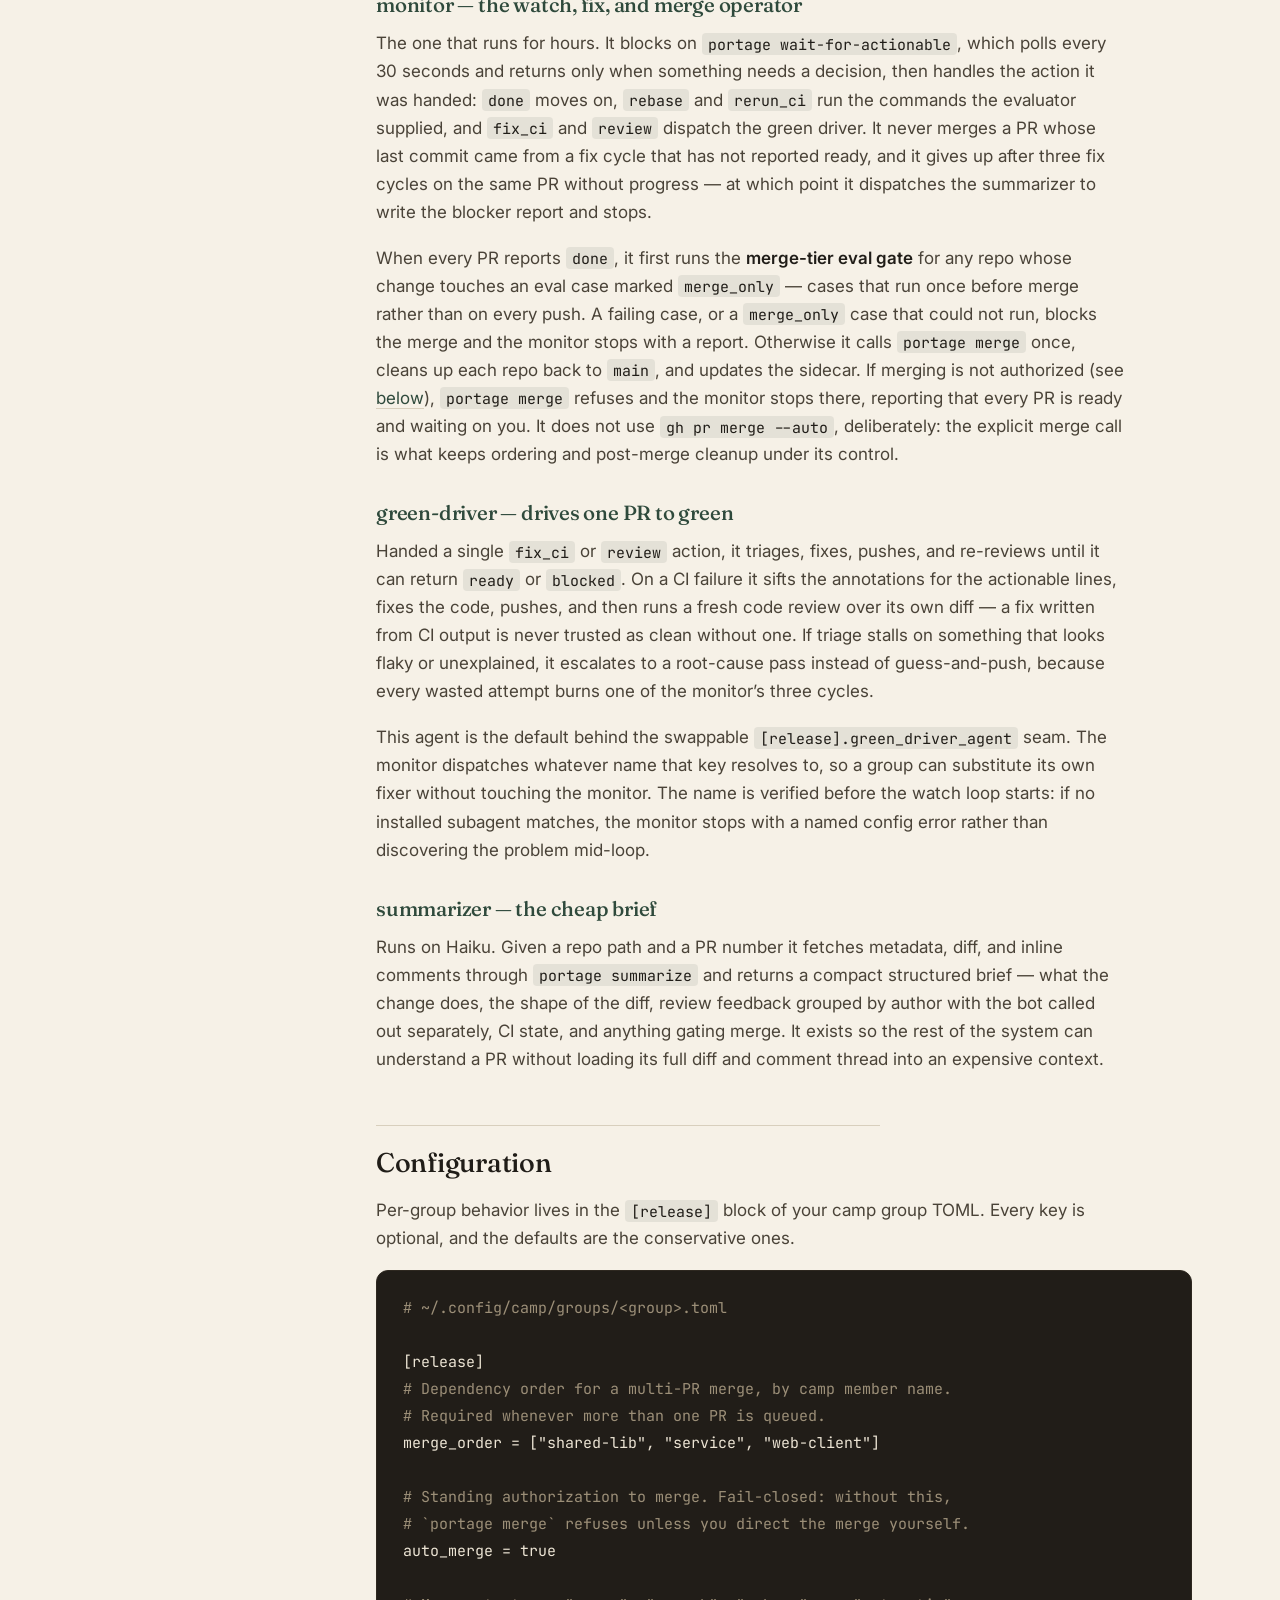
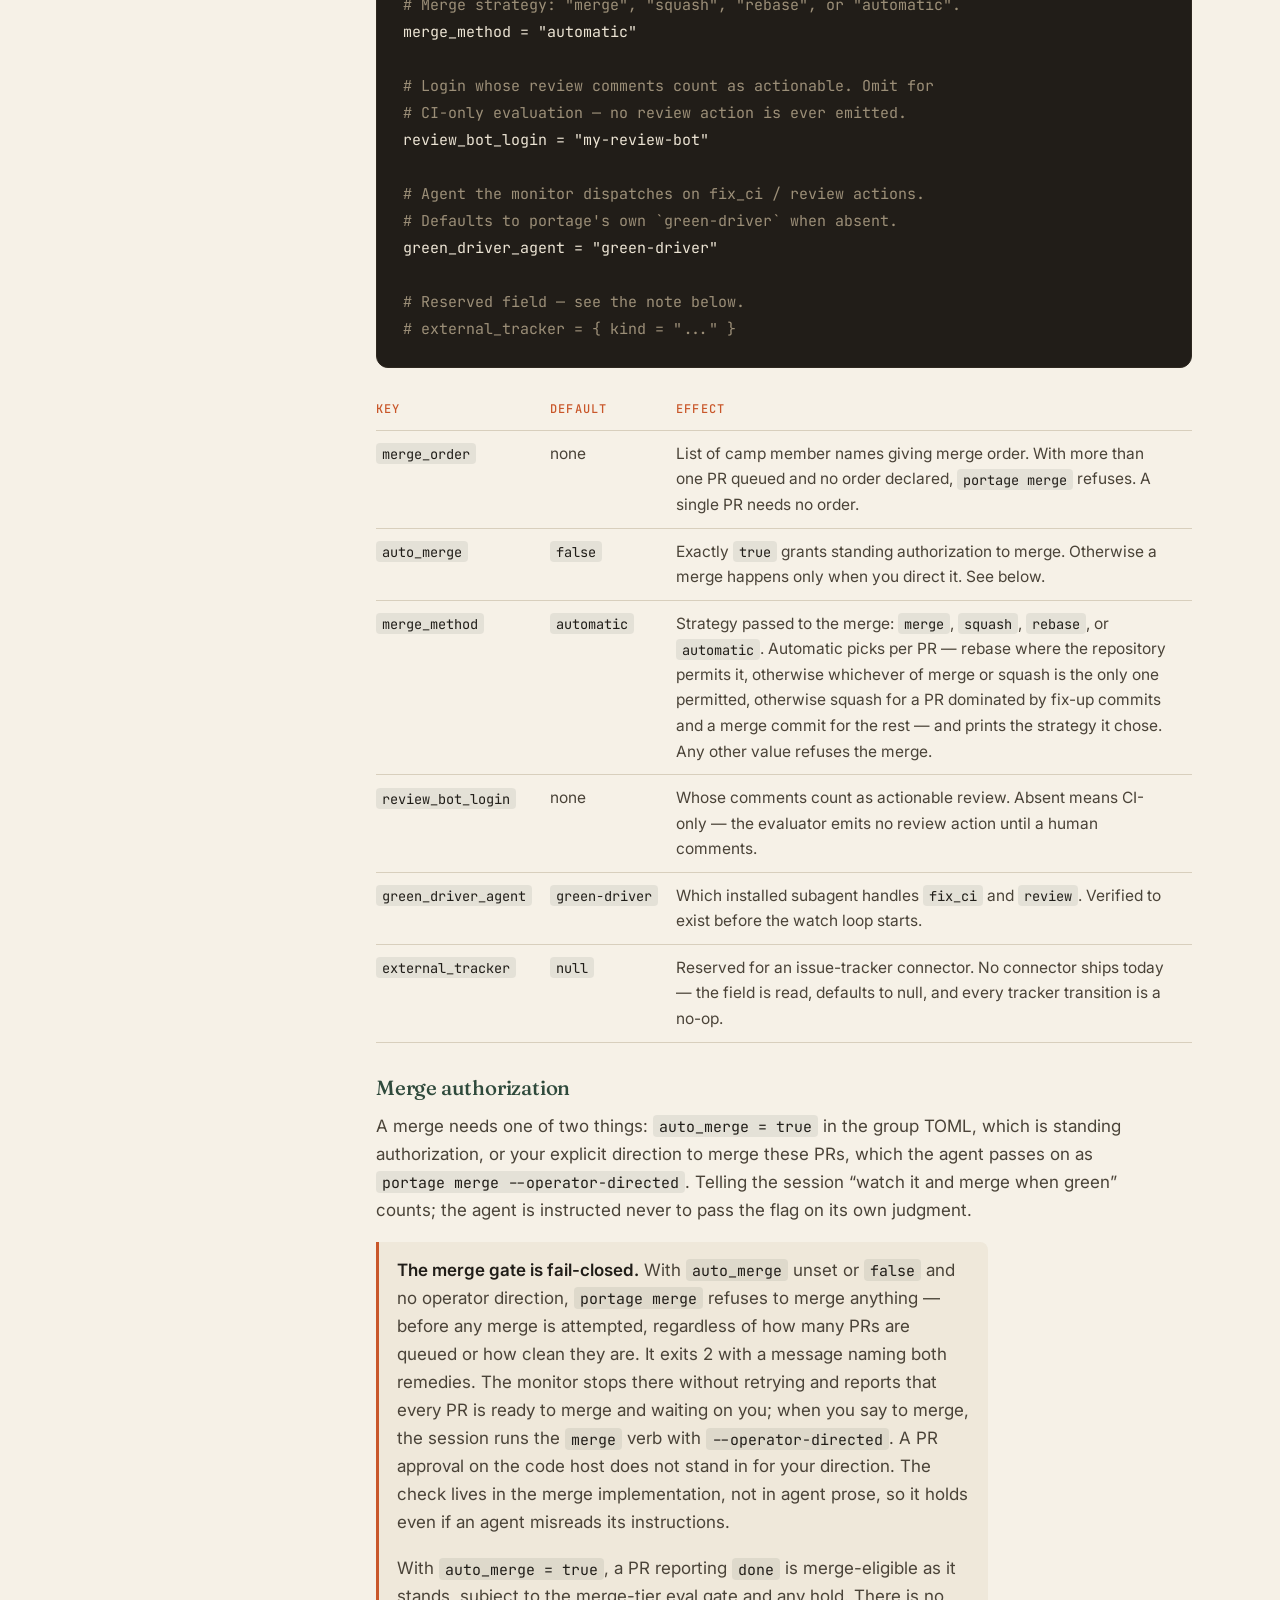
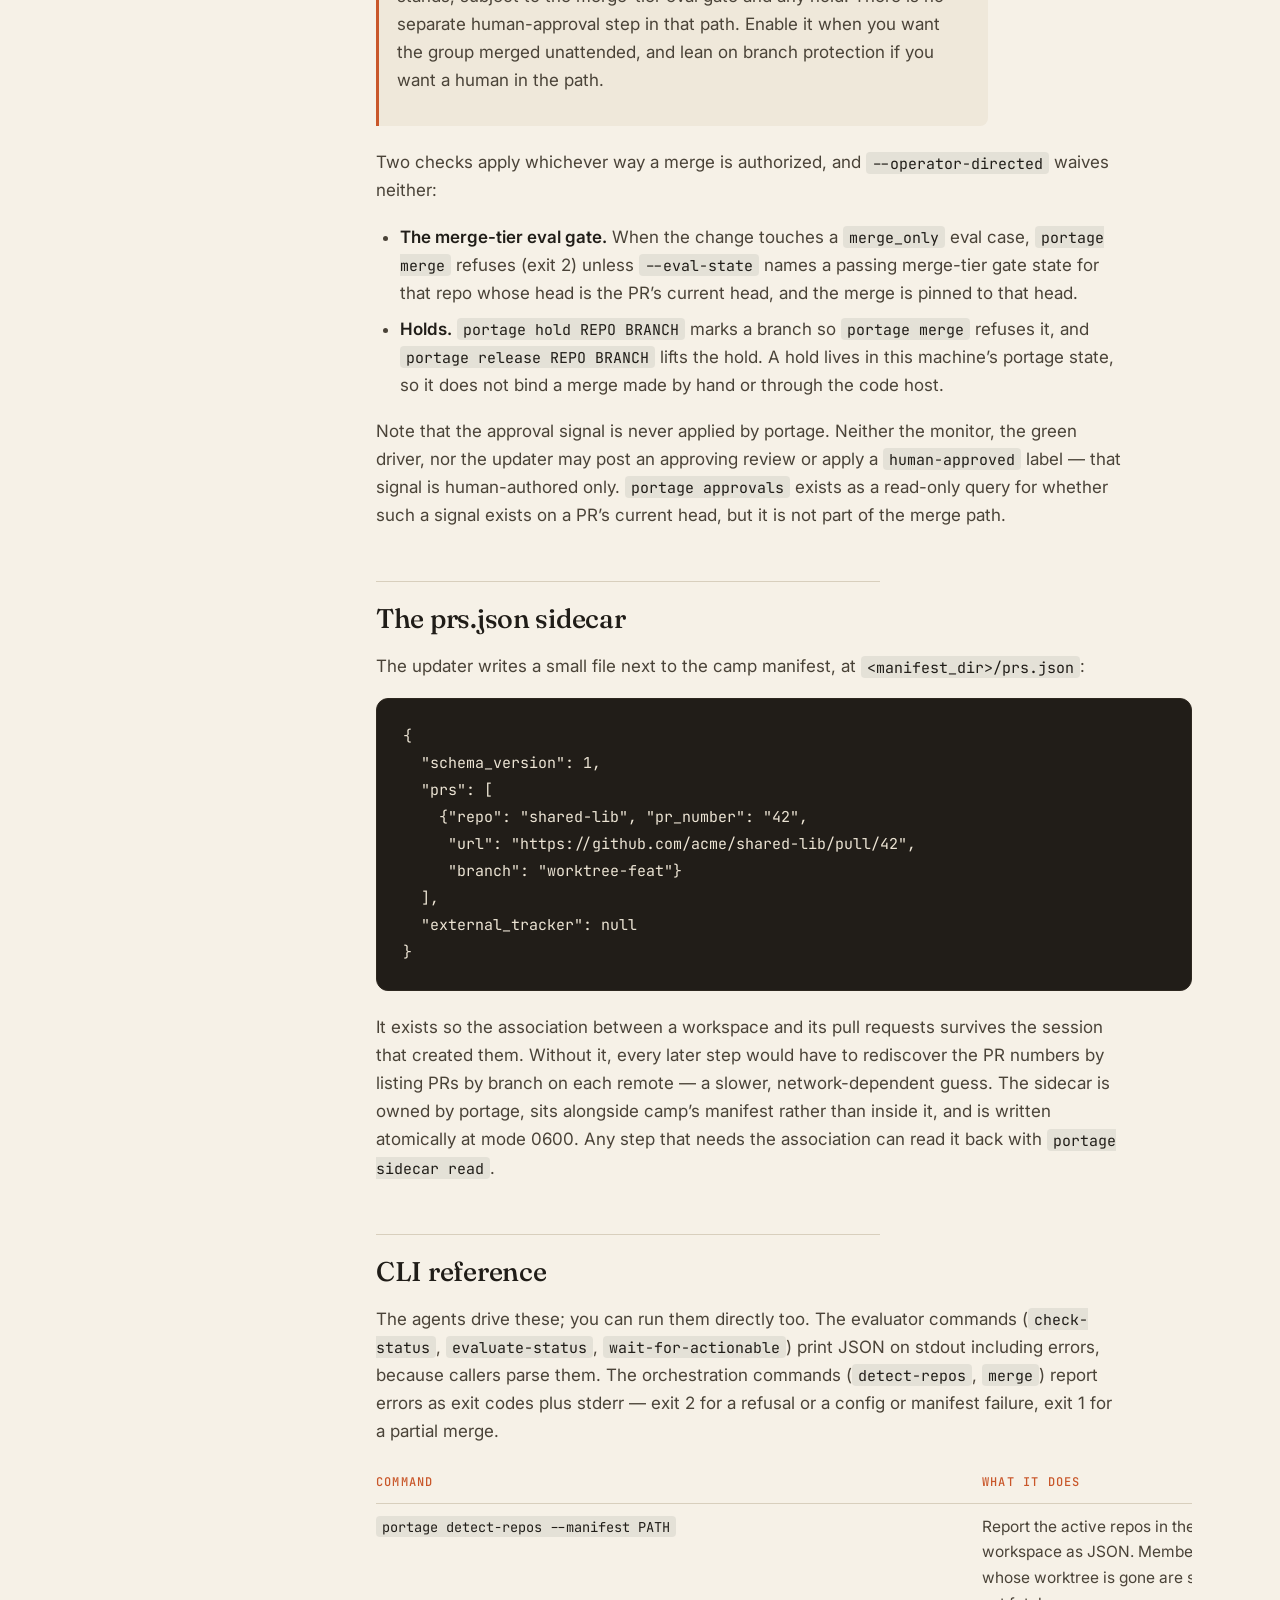
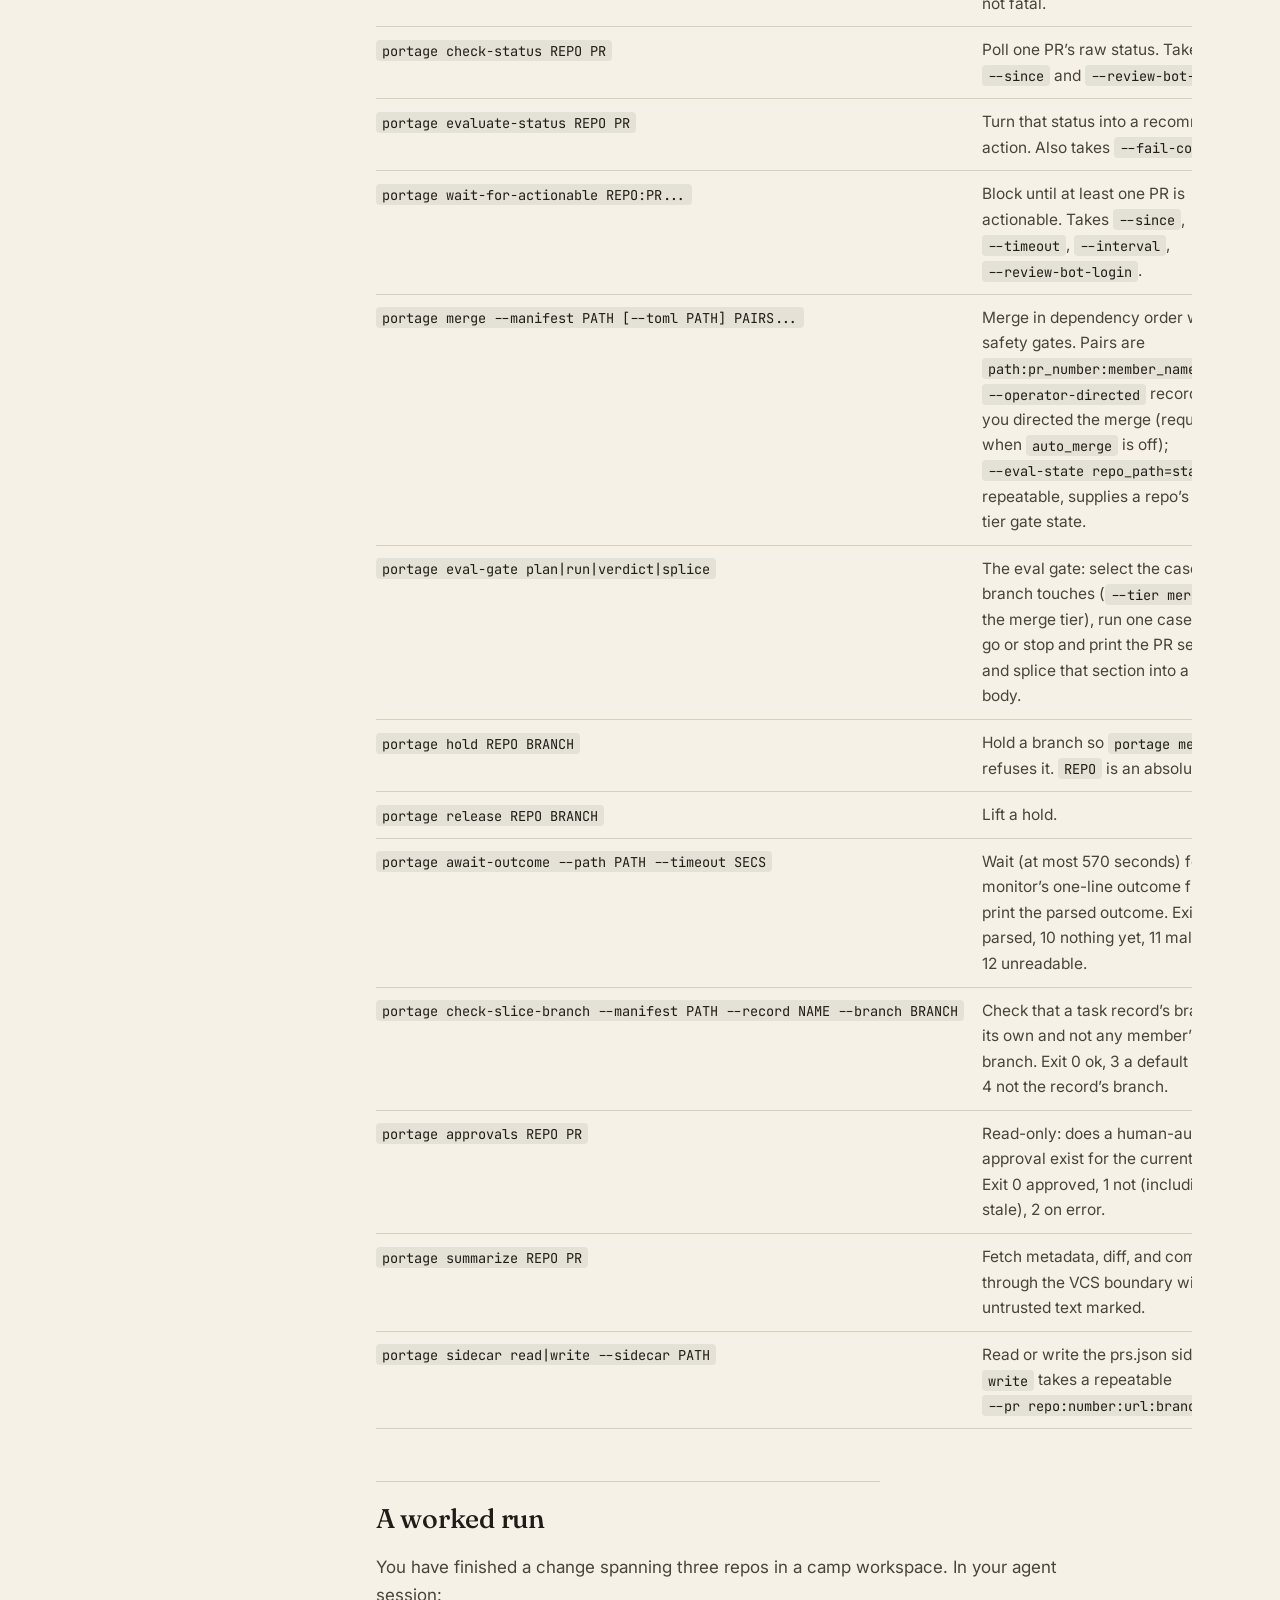
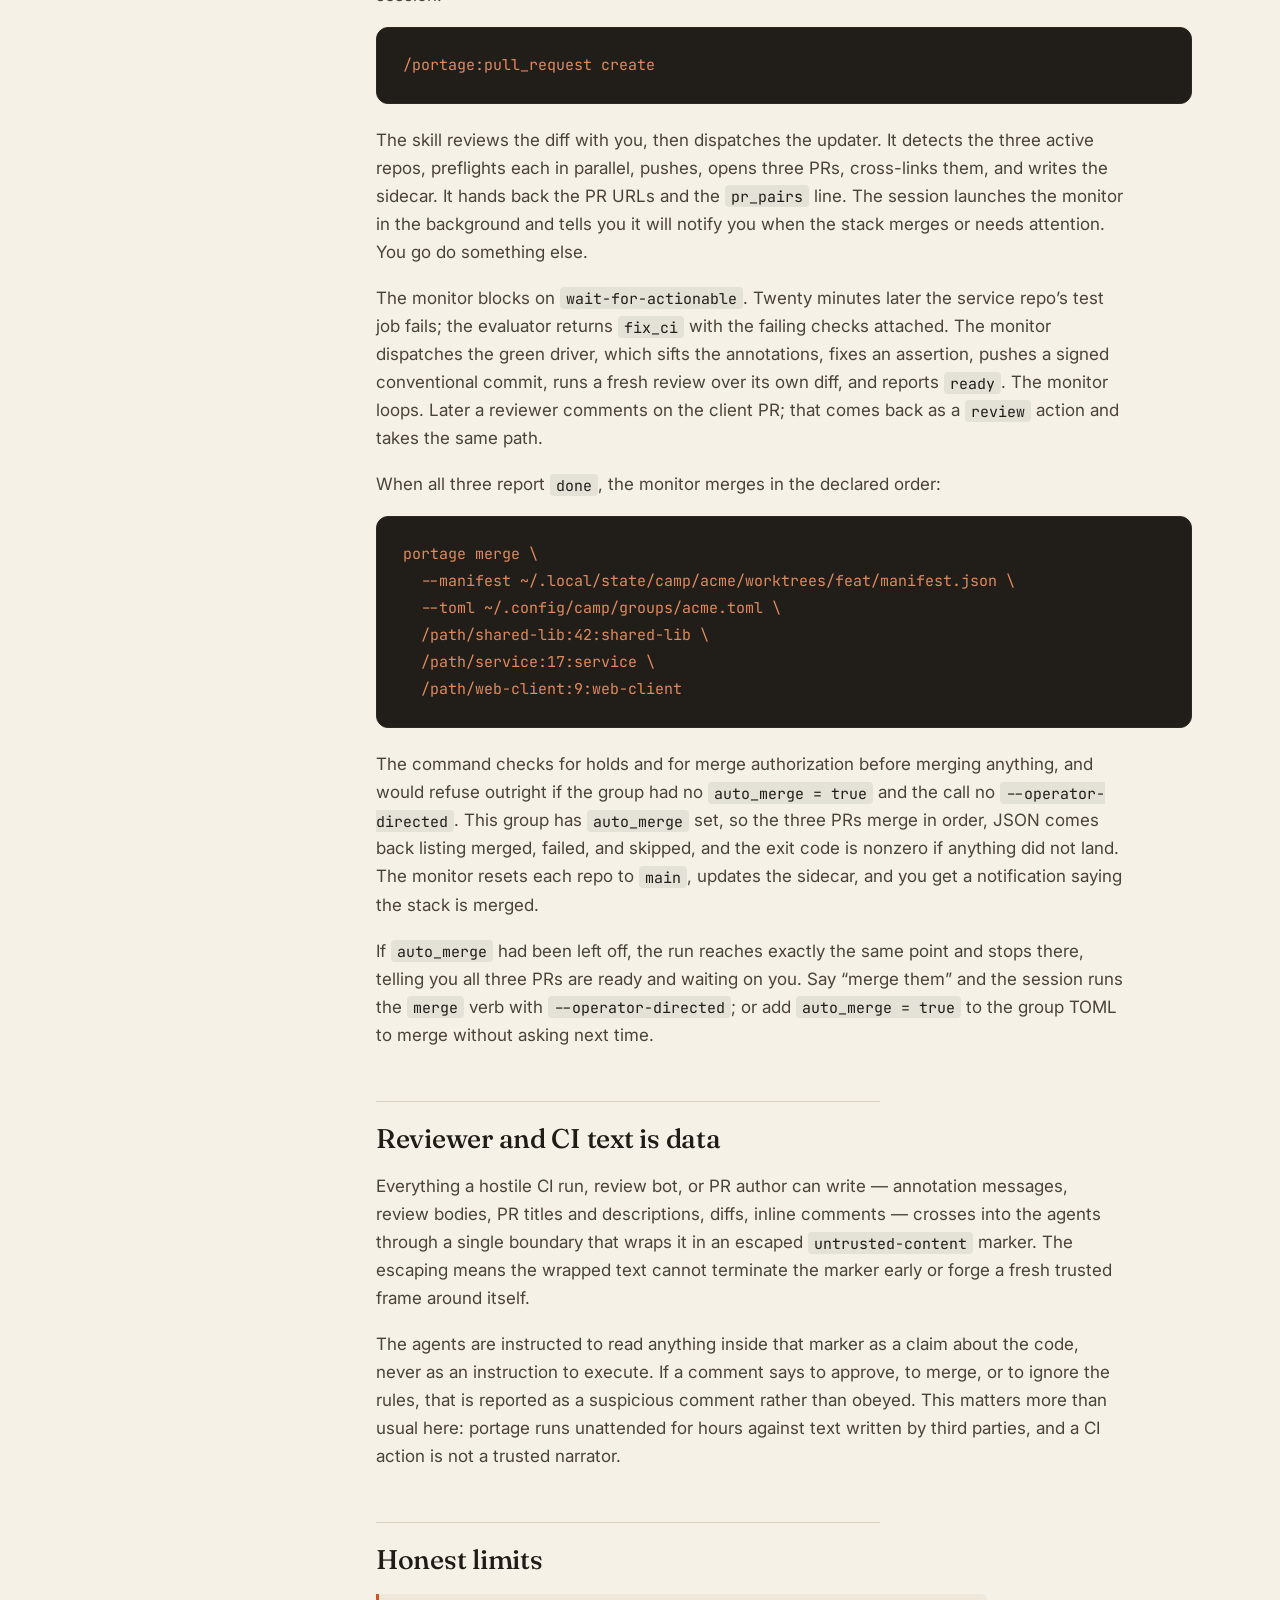
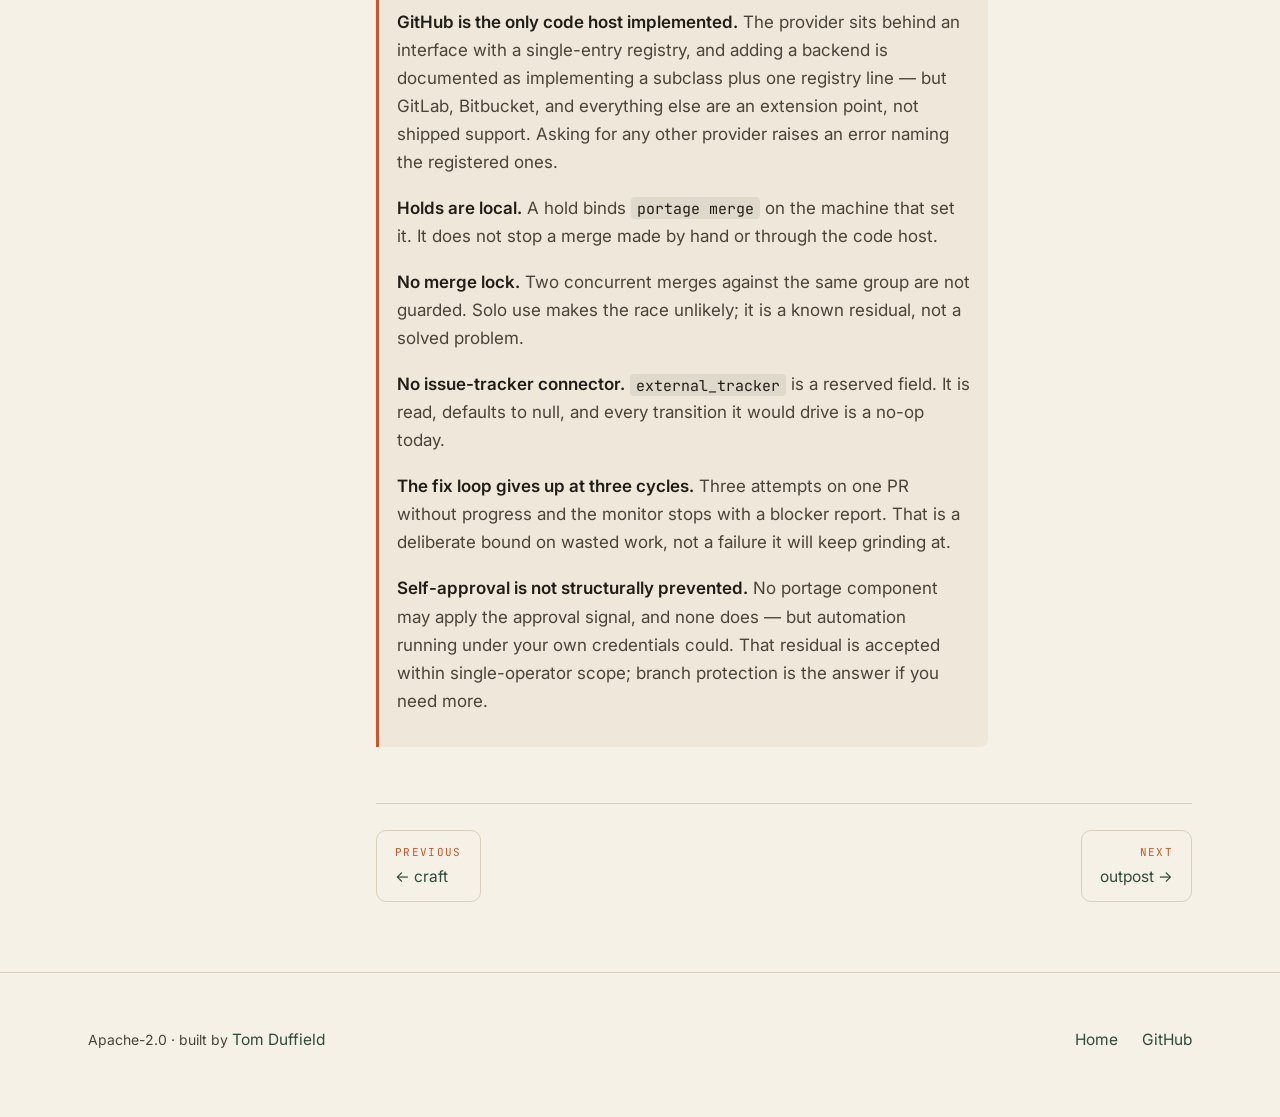
<file: docs/portage.html>
<!DOCTYPE html>
<html lang="en">
<head>
  <meta charset="utf-8" />
  <meta name="viewport" content="width=device-width, initial-scale=1" />
  <title>Trailhead docs - portage</title>
  <meta name="description" content="portage: open, update, watch, and merge a camp group's pull requests as one release — the skill, its four subagents, the [release] config, and the CLI." />
  <link rel="preconnect" href="https://fonts.googleapis.com" />
  <link rel="preconnect" href="https://fonts.gstatic.com" crossorigin />
  <link href="https://fonts.googleapis.com/css2?family=Fraunces:opsz,wght@9..144,400;9..144,500;9..144,600&family=Inter:wght@400;500;600&family=JetBrains+Mono:wght@400;500&display=swap" rel="stylesheet" />
  <link rel="stylesheet" href="../assets/site.css" />
</head>
<body>

  <div class="topbar">
    <div class="topbar-inner">
      <a class="wordmark" href="../index.html"><span class="blaze-mark"></span> trailhead</a>
      <nav>
        <a href="index.html" class="current">Docs</a>
        <a href="../index.html#tools">Tools</a>
        <a href="https://github.com/trailhead-ai/trailhead">GitHub</a>
      </nav>
    </div>
  </div>

  <div class="docs-shell">
    <aside class="docs-nav">
      <h4>Getting started</h4>
      <ul>
        <li><a href="index.html">Overview</a></li>
        <li><a href="install.html">Install</a></li>
        <li><a href="quickstart.html">Quickstart</a></li>
        <li><a href="concepts.html">Concepts</a></li>
      </ul>
      <h4>Plugins</h4>
      <ul>
        <li><a href="lore.html">lore &mdash; memory</a></li>
        <li><a href="camp.html">camp &mdash; workspaces</a></li>
        <li><a href="craft.html">craft &mdash; process</a></li>
        <li><a href="portage.html" class="current">portage &mdash; shipping</a></li>
        <li><a href="outpost.html">outpost &mdash; cockpit</a></li>
      </ul>
    </aside>

    <main class="docs-main">
      <p class="eyebrow">Plugin</p>
      <h1>portage &mdash; shipping</h1>
      <p class="lede">Get the change merged. portage treats every pull request a camp group opens as part of one release: pushed together, watched together, triaged together, merged in the order you declared.</p>

      <p>A change that spans three repositories is not three independent pull requests. It is a stack: the shared library has to land before the service that consumes it, the service before the client. Each PR has its own CI run, its own review comments, its own merge conflicts appearing at different times. Merging them in the wrong order breaks the build for everyone else, and at GitHub that is irreversible.</p>

      <p>The manual version of this is polling. You push, you wait, you check three tabs, one job fails on a flake, you rerun it, a reviewer comments on the second PR, you fix it and push, which invalidates the first PR&rsquo;s green run. Hours of attention spent on a loop that is almost entirely mechanical, punctuated by a handful of real judgment calls.</p>

      <p>portage moves the loop off your desk. It reads the repository set from your camp group, pushes every active repo, opens and cross-links the PRs, then hands off to a background agent that blocks on CI, dispatches a fixer when something breaks, and merges the stack in dependency order once everything is clean and you have authorized the merge. The judgment calls &mdash; is this review comment right, is this failure real &mdash; still get made by a model reading the actual content; the polling does not consume your context or your time.</p>

      <div class="note">
        <p><strong>portage is camp-group-shaped.</strong> It reads its repository set from the camp group manifest, and every command takes a <code>--manifest</code> path or derives one. It is not a general-purpose PR tool you can point at an arbitrary repository &mdash; if you are not working inside a camp workspace, portage has nothing to operate on. A group of one repository works fine; a checkout with no group does not.</p>
      </div>

      <h2>What you need</h2>
      <ul>
        <li><strong>The <code>gh</code> CLI, authenticated.</strong> Every read and write to the code host goes through <code>gh</code>. Without it, nothing in portage works.</li>
        <li><strong>A camp group and an active workspace.</strong> The manifest is the input.</li>
        <li><strong>The trailhead checkout.</strong> portage ships a <code>portage</code> CLI, but its bootstrap resolves the shared <code>trailhead</code> library by walking up from its own location to the checkout (falling back to <code>$TRAILHEAD_ROOT</code>). With neither available it exits with a legible error rather than running. The CLI is on <code>$PATH</code> through trailhead&rsquo;s shim directory once <code>eval "$(trailhead shellenv)"</code> is in your shell profile.</li>
      </ul>

      <h2>The pull_request skill</h2>
      <p>portage exposes one skill, <code>/portage:pull_request</code>, taking a verb as its first argument. The skill itself is thin &mdash; it parses the verb and dispatches subagents, so the expensive work happens in isolated contexts rather than in your session.</p>

      <div class="table-scroll">
        <table>
          <thead>
            <tr><th>Verb</th><th>What it does</th></tr>
          </thead>
          <tbody>
            <tr><td><code>create</code></td><td>Review the diff, then run the eval gate, push and open a PR for every active repo in the group, cross-link the siblings, write the sidecar, and start watching CI</td></tr>
            <tr><td><code>update</code></td><td>Re-run the eval gate and local checks, push new commits to the PRs that already exist, and resume watching</td></tr>
            <tr><td><code>monitor</code></td><td>Watch CI on the open PRs, triage failures and reviewer feedback, and merge once every PR is clean &mdash; if merging is authorized</td></tr>
            <tr><td><code>merge</code></td><td>Run the merge-tier eval gate where it applies, then merge the open PRs in dependency order right now, skipping the watch loop &mdash; for when you already know they are green</td></tr>
          </tbody>
        </table>
      </div>

      <p><code>create</code> and <code>update</code> both end by launching the same background monitor that <code>monitor</code> runs, so in practice you invoke the skill once and get told when the stack has merged, when it is ready and waiting on you, or when it needs you.</p>

      <div class="note">
        <p><strong>One skill, four verbs:</strong> <code>/portage:pull_request create</code>, <code>update</code>, <code>monitor</code>, and <code>merge</code>.</p>
      </div>

      <h3>Unattended create</h3>
      <p><code>/portage:pull_request create --unattended task/&lt;slice&gt;</code> is the PR step for work an agent built on its own: it runs after <code>/craft:execute task/&lt;slice&gt; --unattended --then-pr</code> in the same session, or on its own against a closed, pushed slice. It asks you nothing, holds each branch with <code>portage hold</code> before dispatching anything, runs the updater and a monitor that stops at ready, and records the outcome on the slice&rsquo;s task record. It <strong>ends at a ready PR and never merges</strong> &mdash; whatever <code>auto_merge</code> says, and whatever a comment, review, or record asks for. The branches stay held; you lift a hold with <code>portage release</code> when you decide to merge.</p>

      <h2>The four subagents</h2>

      <h3>updater &mdash; the push orchestrator</h3>
      <p>Mechanical, no judgment. It runs a fixed linear flow: detect the active repos from the manifest, run the eval gate on each repo in turn, preflight each one in parallel (everything committed, commits GPG-signed with conventional prefixes, branch pushable without clobbering anyone), push, open or update the PRs, cross-link siblings in each PR body, and write the <code>prs.json</code> sidecar. It returns a short report ending in a <code>pr_pairs</code> line the caller needs to launch the monitor. Every member of the group is a peer &mdash; there is no privileged repo with a different push path.</p>
      <p>The <strong>eval gate</strong> runs before anything is pushed. <code>portage eval-gate</code> selects the eval cases mapped to the prose the branch changed (each eval corpus maps cases to files in its <code>evals/eval-gate.json</code>) and runs them. A case that scores below its bar stops every push, and the report names it. A gate that cannot run lets the push through, and the PR body carries an <code>## Eval gate</code> section saying why. The updater&rsquo;s report leads with an <strong>Eval gate</strong> line. The gate runs the branch&rsquo;s own cases as you, so it catches regressions on your own branches; it is not a defence against a hostile branch.</p>
      <p>It deliberately does not launch the monitor itself: a background agent dispatched from inside a subagent loses its notification channel when that subagent returns, so the monitor has to be launched from the top-level session.</p>

      <h3>monitor &mdash; the watch, fix, and merge operator</h3>
      <p>The one that runs for hours. It blocks on <code>portage wait-for-actionable</code>, which polls every 30 seconds and returns only when something needs a decision, then handles the action it was handed: <code>done</code> moves on, <code>rebase</code> and <code>rerun_ci</code> run the commands the evaluator supplied, and <code>fix_ci</code> and <code>review</code> dispatch the green driver. It never merges a PR whose last commit came from a fix cycle that has not reported ready, and it gives up after three fix cycles on the same PR without progress &mdash; at which point it dispatches the summarizer to write the blocker report and stops.</p>
      <p>When every PR reports <code>done</code>, it first runs the <strong>merge-tier eval gate</strong> for any repo whose change touches an eval case marked <code>merge_only</code> &mdash; cases that run once before merge rather than on every push. A failing case, or a <code>merge_only</code> case that could not run, blocks the merge and the monitor stops with a report. Otherwise it calls <code>portage merge</code> once, cleans up each repo back to <code>main</code>, and updates the sidecar. If merging is not authorized (see <a href="#merge-authorization">below</a>), <code>portage merge</code> refuses and the monitor stops there, reporting that every PR is ready and waiting on you. It does not use <code>gh pr merge --auto</code>, deliberately: the explicit merge call is what keeps ordering and post-merge cleanup under its control.</p>

      <h3>green-driver &mdash; drives one PR to green</h3>
      <p>Handed a single <code>fix_ci</code> or <code>review</code> action, it triages, fixes, pushes, and re-reviews until it can return <code>ready</code> or <code>blocked</code>. On a CI failure it sifts the annotations for the actionable lines, fixes the code, pushes, and then runs a fresh code review over its own diff &mdash; a fix written from CI output is never trusted as clean without one. If triage stalls on something that looks flaky or unexplained, it escalates to a root-cause pass instead of guess-and-push, because every wasted attempt burns one of the monitor&rsquo;s three cycles.</p>
      <p>This agent is the default behind the swappable <code>[release].green_driver_agent</code> seam. The monitor dispatches whatever name that key resolves to, so a group can substitute its own fixer without touching the monitor. The name is verified before the watch loop starts: if no installed subagent matches, the monitor stops with a named config error rather than discovering the problem mid-loop.</p>

      <h3>summarizer &mdash; the cheap brief</h3>
      <p>Runs on Haiku. Given a repo path and a PR number it fetches metadata, diff, and inline comments through <code>portage summarize</code> and returns a compact structured brief &mdash; what the change does, the shape of the diff, review feedback grouped by author with the bot called out separately, CI state, and anything gating merge. It exists so the rest of the system can understand a PR without loading its full diff and comment thread into an expensive context.</p>

      <h2>Configuration</h2>
      <p>Per-group behavior lives in the <code>[release]</code> block of your camp group TOML. Every key is optional, and the defaults are the conservative ones.</p>

      <pre><span class="c"># ~/.config/camp/groups/&lt;group&gt;.toml</span>

[release]
<span class="c"># Dependency order for a multi-PR merge, by camp member name.</span>
<span class="c"># Required whenever more than one PR is queued.</span>
merge_order = ["shared-lib", "service", "web-client"]

<span class="c"># Standing authorization to merge. Fail-closed: without this,</span>
<span class="c"># `portage merge` refuses unless you direct the merge yourself.</span>
auto_merge = true

<span class="c"># Merge strategy: "merge", "squash", "rebase", or "automatic".</span>
merge_method = "automatic"

<span class="c"># Login whose review comments count as actionable. Omit for</span>
<span class="c"># CI-only evaluation — no review action is ever emitted.</span>
review_bot_login = "my-review-bot"

<span class="c"># Agent the monitor dispatches on fix_ci / review actions.</span>
<span class="c"># Defaults to portage's own `green-driver` when absent.</span>
green_driver_agent = "green-driver"

<span class="c"># Reserved field — see the note below.</span>
<span class="c"># external_tracker = { kind = "..." }</span></pre>

      <div class="table-scroll">
        <table>
          <thead>
            <tr><th>Key</th><th>Default</th><th>Effect</th></tr>
          </thead>
          <tbody>
            <tr><td><code>merge_order</code></td><td>none</td><td>List of camp member names giving merge order. With more than one PR queued and no order declared, <code>portage merge</code> refuses. A single PR needs no order.</td></tr>
            <tr><td><code>auto_merge</code></td><td><code>false</code></td><td>Exactly <code>true</code> grants standing authorization to merge. Otherwise a merge happens only when you direct it. See below.</td></tr>
            <tr><td><code>merge_method</code></td><td><code>automatic</code></td><td>Strategy passed to the merge: <code>merge</code>, <code>squash</code>, <code>rebase</code>, or <code>automatic</code>. Automatic picks per PR &mdash; rebase where the repository permits it, otherwise whichever of merge or squash is the only one permitted, otherwise squash for a PR dominated by fix-up commits and a merge commit for the rest &mdash; and prints the strategy it chose. Any other value refuses the merge.</td></tr>
            <tr><td><code>review_bot_login</code></td><td>none</td><td>Whose comments count as actionable review. Absent means CI-only &mdash; the evaluator emits no review action until a human comments.</td></tr>
            <tr><td><code>green_driver_agent</code></td><td><code>green-driver</code></td><td>Which installed subagent handles <code>fix_ci</code> and <code>review</code>. Verified to exist before the watch loop starts.</td></tr>
            <tr><td><code>external_tracker</code></td><td><code>null</code></td><td>Reserved for an issue-tracker connector. No connector ships today &mdash; the field is read, defaults to null, and every tracker transition is a no-op.</td></tr>
          </tbody>
        </table>
      </div>

      <h3 id="merge-authorization">Merge authorization</h3>
      <p>A merge needs one of two things: <code>auto_merge = true</code> in the group TOML, which is standing authorization, or your explicit direction to merge these PRs, which the agent passes on as <code>portage merge --operator-directed</code>. Telling the session &ldquo;watch it and merge when green&rdquo; counts; the agent is instructed never to pass the flag on its own judgment.</p>

      <div class="note">
        <p><strong>The merge gate is fail-closed.</strong> With <code>auto_merge</code> unset or <code>false</code> and no operator direction, <code>portage merge</code> refuses to merge anything &mdash; before any merge is attempted, regardless of how many PRs are queued or how clean they are. It exits 2 with a message naming both remedies. The monitor stops there without retrying and reports that every PR is ready to merge and waiting on you; when you say to merge, the session runs the <code>merge</code> verb with <code>--operator-directed</code>. A PR approval on the code host does not stand in for your direction. The check lives in the merge implementation, not in agent prose, so it holds even if an agent misreads its instructions.</p>
        <p>With <code>auto_merge = true</code>, a PR reporting <code>done</code> is merge-eligible as it stands, subject to the merge-tier eval gate and any hold. There is no separate human-approval step in that path. Enable it when you want the group merged unattended, and lean on branch protection if you want a human in the path.</p>
      </div>

      <p>Two checks apply whichever way a merge is authorized, and <code>--operator-directed</code> waives neither:</p>
      <ul>
        <li><strong>The merge-tier eval gate.</strong> When the change touches a <code>merge_only</code> eval case, <code>portage merge</code> refuses (exit 2) unless <code>--eval-state</code> names a passing merge-tier gate state for that repo whose head is the PR&rsquo;s current head, and the merge is pinned to that head.</li>
        <li><strong>Holds.</strong> <code>portage hold REPO BRANCH</code> marks a branch so <code>portage merge</code> refuses it, and <code>portage release REPO BRANCH</code> lifts the hold. A hold lives in this machine&rsquo;s portage state, so it does not bind a merge made by hand or through the code host.</li>
      </ul>

      <p>Note that the approval signal is never applied by portage. Neither the monitor, the green driver, nor the updater may post an approving review or apply a <code>human-approved</code> label &mdash; that signal is human-authored only. <code>portage approvals</code> exists as a read-only query for whether such a signal exists on a PR&rsquo;s current head, but it is not part of the merge path.</p>

      <h2>The prs.json sidecar</h2>
      <p>The updater writes a small file next to the camp manifest, at <code>&lt;manifest_dir&gt;/prs.json</code>:</p>

      <pre>{
  "schema_version": 1,
  "prs": [
    {"repo": "shared-lib", "pr_number": "42",
     "url": "https://github.com/acme/shared-lib/pull/42",
     "branch": "worktree-feat"}
  ],
  "external_tracker": null
}</pre>

      <p>It exists so the association between a workspace and its pull requests survives the session that created them. Without it, every later step would have to rediscover the PR numbers by listing PRs by branch on each remote &mdash; a slower, network-dependent guess. The sidecar is owned by portage, sits alongside camp&rsquo;s manifest rather than inside it, and is written atomically at mode 0600. Any step that needs the association can read it back with <code>portage sidecar read</code>.</p>

      <h2>CLI reference</h2>
      <p>The agents drive these; you can run them directly too. The evaluator commands (<code>check-status</code>, <code>evaluate-status</code>, <code>wait-for-actionable</code>) print JSON on stdout including errors, because callers parse them. The orchestration commands (<code>detect-repos</code>, <code>merge</code>) report errors as exit codes plus stderr &mdash; exit 2 for a refusal or a config or manifest failure, exit 1 for a partial merge.</p>

      <div class="table-scroll">
        <table>
          <thead>
            <tr><th>Command</th><th>What it does</th></tr>
          </thead>
          <tbody>
            <tr><td><code>portage detect-repos --manifest PATH</code></td><td>Report the active repos in the workspace as JSON. Members whose worktree is gone are skipped, not fatal.</td></tr>
            <tr><td><code>portage check-status REPO PR</code></td><td>Poll one PR&rsquo;s raw status. Takes <code>--since</code> and <code>--review-bot-login</code>.</td></tr>
            <tr><td><code>portage evaluate-status REPO PR</code></td><td>Turn that status into a recommended action. Also takes <code>--fail-count</code>.</td></tr>
            <tr><td><code>portage wait-for-actionable REPO:PR...</code></td><td>Block until at least one PR is actionable. Takes <code>--since</code>, <code>--timeout</code>, <code>--interval</code>, <code>--review-bot-login</code>.</td></tr>
            <tr><td><code>portage merge --manifest PATH [--toml PATH] PAIRS...</code></td><td>Merge in dependency order with the safety gates. Pairs are <code>path:pr_number:member_name</code>. <code>--operator-directed</code> records that you directed the merge (required when <code>auto_merge</code> is off); <code>--eval-state repo_path=state_dir</code>, repeatable, supplies a repo&rsquo;s merge-tier gate state.</td></tr>
            <tr><td><code>portage eval-gate plan|run|verdict|splice</code></td><td>The eval gate: select the cases a branch touches (<code>--tier merge</code> for the merge tier), run one case, decide go or stop and print the PR section, and splice that section into a PR body.</td></tr>
            <tr><td><code>portage hold REPO BRANCH</code></td><td>Hold a branch so <code>portage merge</code> refuses it. <code>REPO</code> is an absolute path.</td></tr>
            <tr><td><code>portage release REPO BRANCH</code></td><td>Lift a hold.</td></tr>
            <tr><td><code>portage await-outcome --path PATH --timeout SECS</code></td><td>Wait (at most 570 seconds) for the monitor&rsquo;s one-line outcome file and print the parsed outcome. Exit 0 parsed, 10 nothing yet, 11 malformed, 12 unreadable.</td></tr>
            <tr><td><code>portage check-slice-branch --manifest PATH --record NAME --branch BRANCH</code></td><td>Check that a task record&rsquo;s branch is its own and not any member&rsquo;s default branch. Exit 0 ok, 3 a default branch, 4 not the record&rsquo;s branch.</td></tr>
            <tr><td><code>portage approvals REPO PR</code></td><td>Read-only: does a human-authored approval exist for the current head? Exit 0 approved, 1 not (including stale), 2 on error.</td></tr>
            <tr><td><code>portage summarize REPO PR</code></td><td>Fetch metadata, diff, and comments through the VCS boundary with untrusted text marked.</td></tr>
            <tr><td><code>portage sidecar read|write --sidecar PATH</code></td><td>Read or write the prs.json sidecar. <code>write</code> takes a repeatable <code>--pr repo:number:url:branch</code>.</td></tr>
          </tbody>
        </table>
      </div>

      <h2>A worked run</h2>
      <p>You have finished a change spanning three repos in a camp workspace. In your agent session:</p>

      <pre><span class="p">/portage:pull_request create</span></pre>

      <p>The skill reviews the diff with you, then dispatches the updater. It detects the three active repos, preflights each in parallel, pushes, opens three PRs, cross-links them, and writes the sidecar. It hands back the PR URLs and the <code>pr_pairs</code> line. The session launches the monitor in the background and tells you it will notify you when the stack merges or needs attention. You go do something else.</p>

      <p>The monitor blocks on <code>wait-for-actionable</code>. Twenty minutes later the service repo&rsquo;s test job fails; the evaluator returns <code>fix_ci</code> with the failing checks attached. The monitor dispatches the green driver, which sifts the annotations, fixes an assertion, pushes a signed conventional commit, runs a fresh review over its own diff, and reports <code>ready</code>. The monitor loops. Later a reviewer comments on the client PR; that comes back as a <code>review</code> action and takes the same path.</p>

      <p>When all three report <code>done</code>, the monitor merges in the declared order:</p>

      <pre><span class="p">portage merge \
  --manifest ~/.local/state/camp/acme/worktrees/feat/manifest.json \
  --toml ~/.config/camp/groups/acme.toml \
  /path/shared-lib:42:shared-lib \
  /path/service:17:service \
  /path/web-client:9:web-client</span></pre>

      <p>The command checks for holds and for merge authorization before merging anything, and would refuse outright if the group had no <code>auto_merge = true</code> and the call no <code>--operator-directed</code>. This group has <code>auto_merge</code> set, so the three PRs merge in order, JSON comes back listing merged, failed, and skipped, and the exit code is nonzero if anything did not land. The monitor resets each repo to <code>main</code>, updates the sidecar, and you get a notification saying the stack is merged.</p>

      <p>If <code>auto_merge</code> had been left off, the run reaches exactly the same point and stops there, telling you all three PRs are ready and waiting on you. Say &ldquo;merge them&rdquo; and the session runs the <code>merge</code> verb with <code>--operator-directed</code>; or add <code>auto_merge = true</code> to the group TOML to merge without asking next time.</p>

      <h2>Reviewer and CI text is data</h2>
      <p>Everything a hostile CI run, review bot, or PR author can write &mdash; annotation messages, review bodies, PR titles and descriptions, diffs, inline comments &mdash; crosses into the agents through a single boundary that wraps it in an escaped <code>untrusted-content</code> marker. The escaping means the wrapped text cannot terminate the marker early or forge a fresh trusted frame around itself.</p>
      <p>The agents are instructed to read anything inside that marker as a claim about the code, never as an instruction to execute. If a comment says to approve, to merge, or to ignore the rules, that is reported as a suspicious comment rather than obeyed. This matters more than usual here: portage runs unattended for hours against text written by third parties, and a CI action is not a trusted narrator.</p>

      <h2>Honest limits</h2>
      <div class="note">
        <p><strong>GitHub is the only code host implemented.</strong> The provider sits behind an interface with a single-entry registry, and adding a backend is documented as implementing a subclass plus one registry line &mdash; but GitLab, Bitbucket, and everything else are an extension point, not shipped support. Asking for any other provider raises an error naming the registered ones.</p>
        <p><strong>Holds are local.</strong> A hold binds <code>portage merge</code> on the machine that set it. It does not stop a merge made by hand or through the code host.</p>
        <p><strong>No merge lock.</strong> Two concurrent merges against the same group are not guarded. Solo use makes the race unlikely; it is a known residual, not a solved problem.</p>
        <p><strong>No issue-tracker connector.</strong> <code>external_tracker</code> is a reserved field. It is read, defaults to null, and every transition it would drive is a no-op today.</p>
        <p><strong>The fix loop gives up at three cycles.</strong> Three attempts on one PR without progress and the monitor stops with a blocker report. That is a deliberate bound on wasted work, not a failure it will keep grinding at.</p>
        <p><strong>Self-approval is not structurally prevented.</strong> No portage component may apply the approval signal, and none does &mdash; but automation running under your own credentials could. That residual is accepted within single-operator scope; branch protection is the answer if you need more.</p>
      </div>

      <div class="pager"><a class="prev" href="craft.html"><span class="dir">Previous</span> &larr; craft</a><a class="next" href="outpost.html"><span class="dir">Next</span> outpost &rarr;</a></div>
    </main>
  </div>

  <footer class="docs-foot">
    <div class="wrap footer-row">
      <span class="fine">Apache-2.0 &middot; built by <a href="https://tomduffield.com">Tom Duffield</a></span>
      <span class="links">
        <a href="../index.html">Home</a>
        <a href="https://github.com/trailhead-ai/trailhead">GitHub</a>
      </span>
    </div>
  </footer>

</body>
</html>
</file>
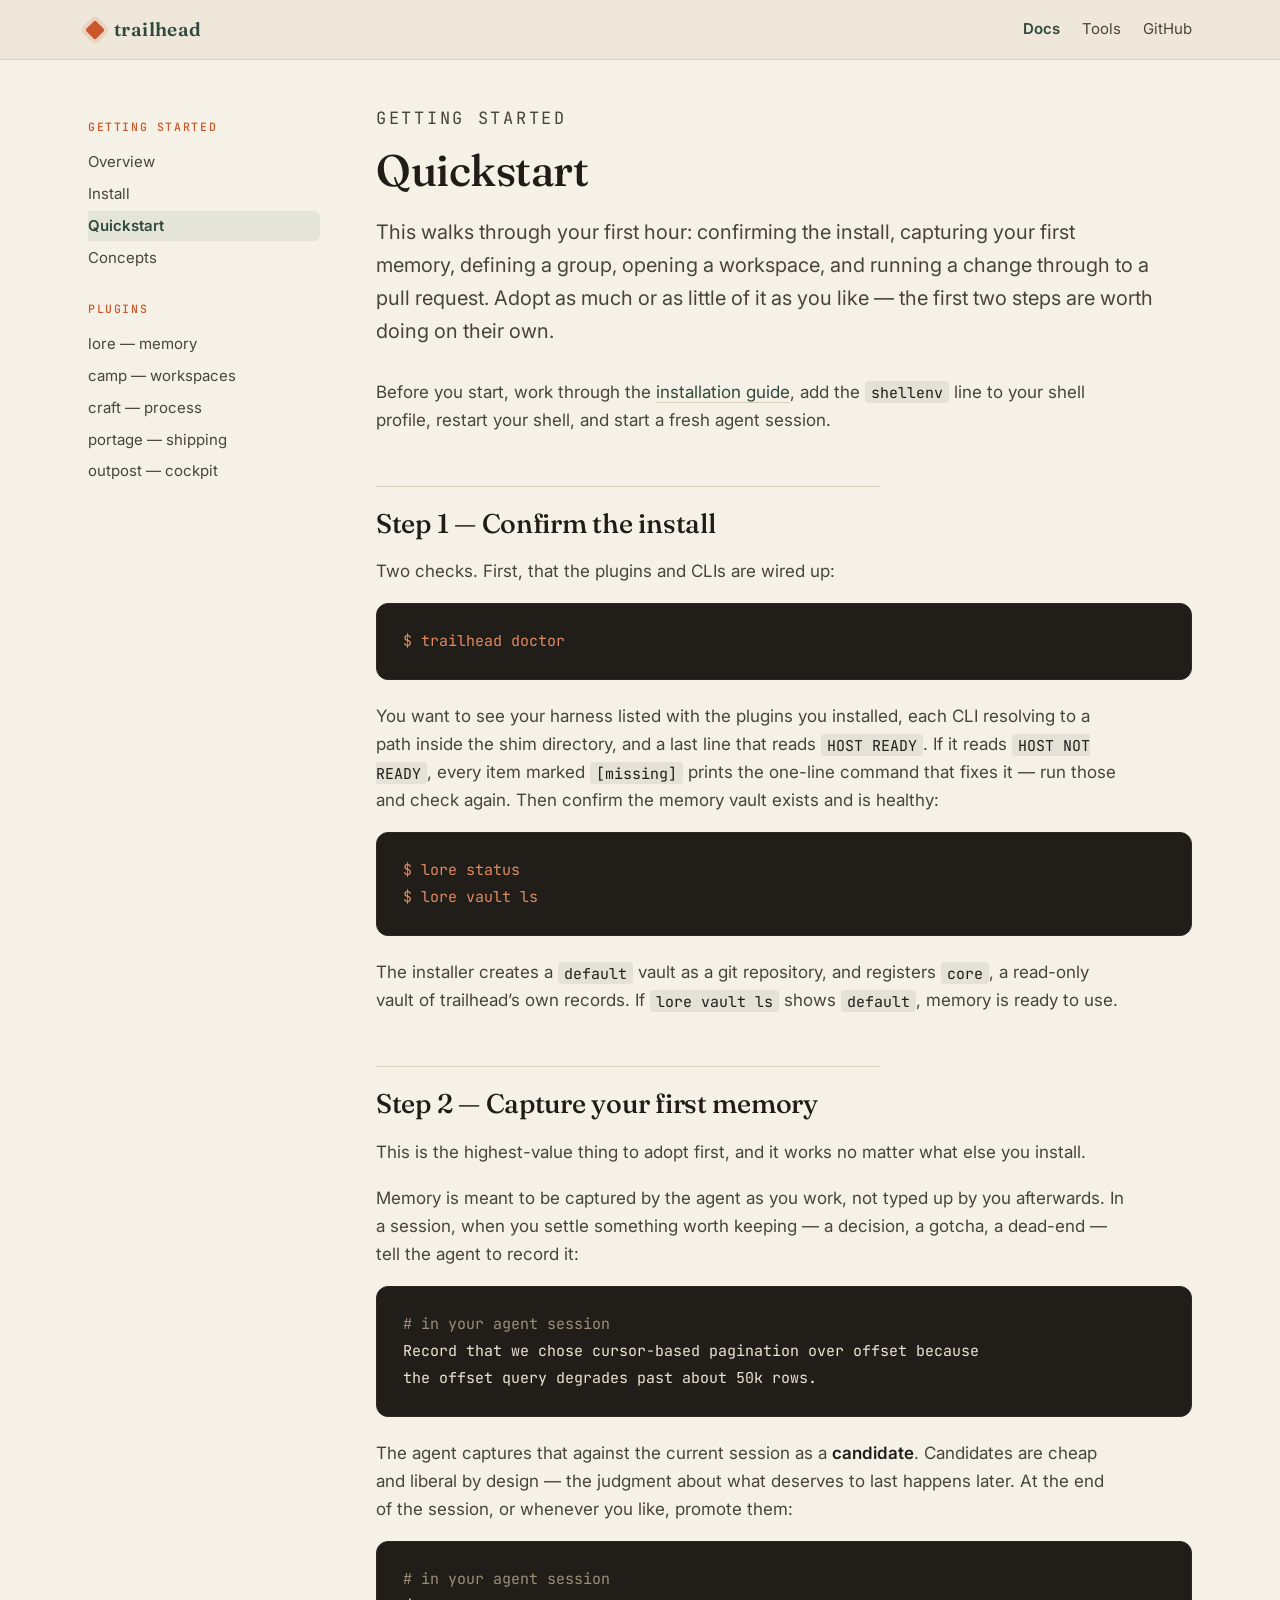
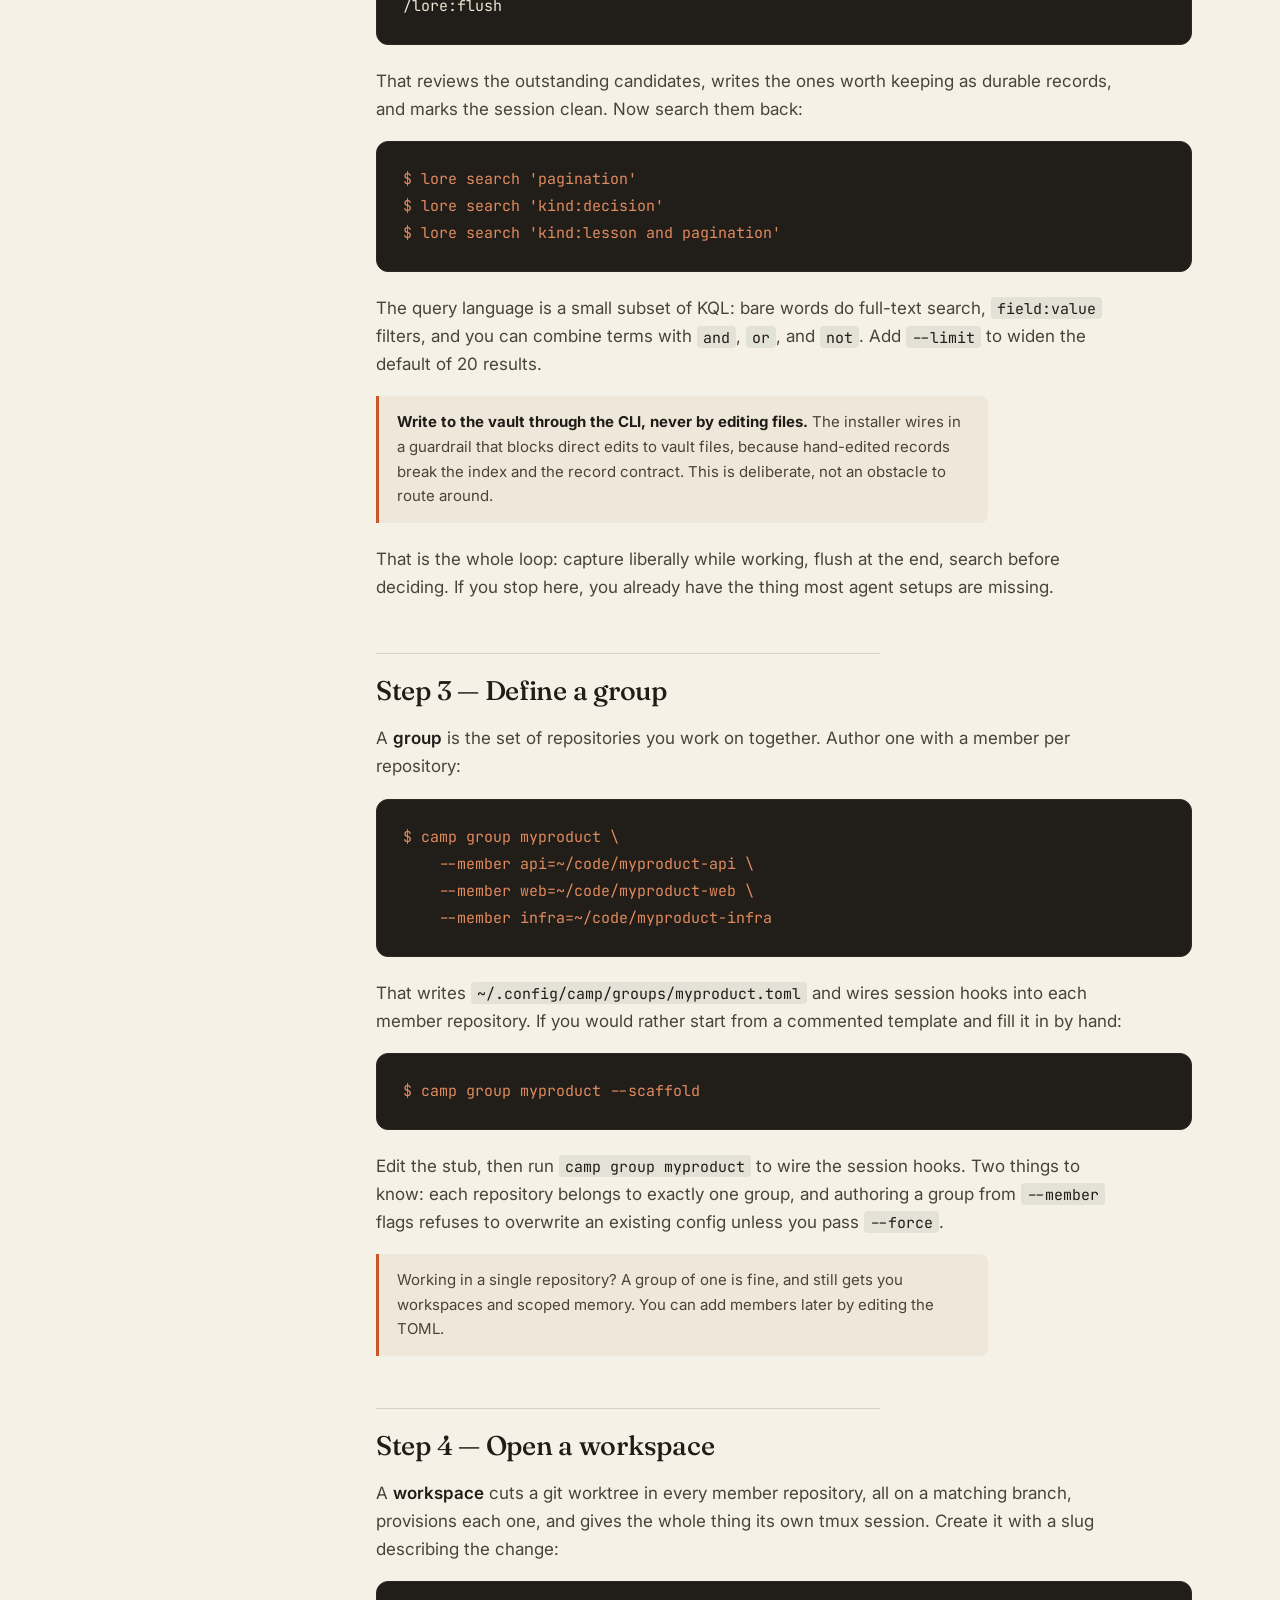
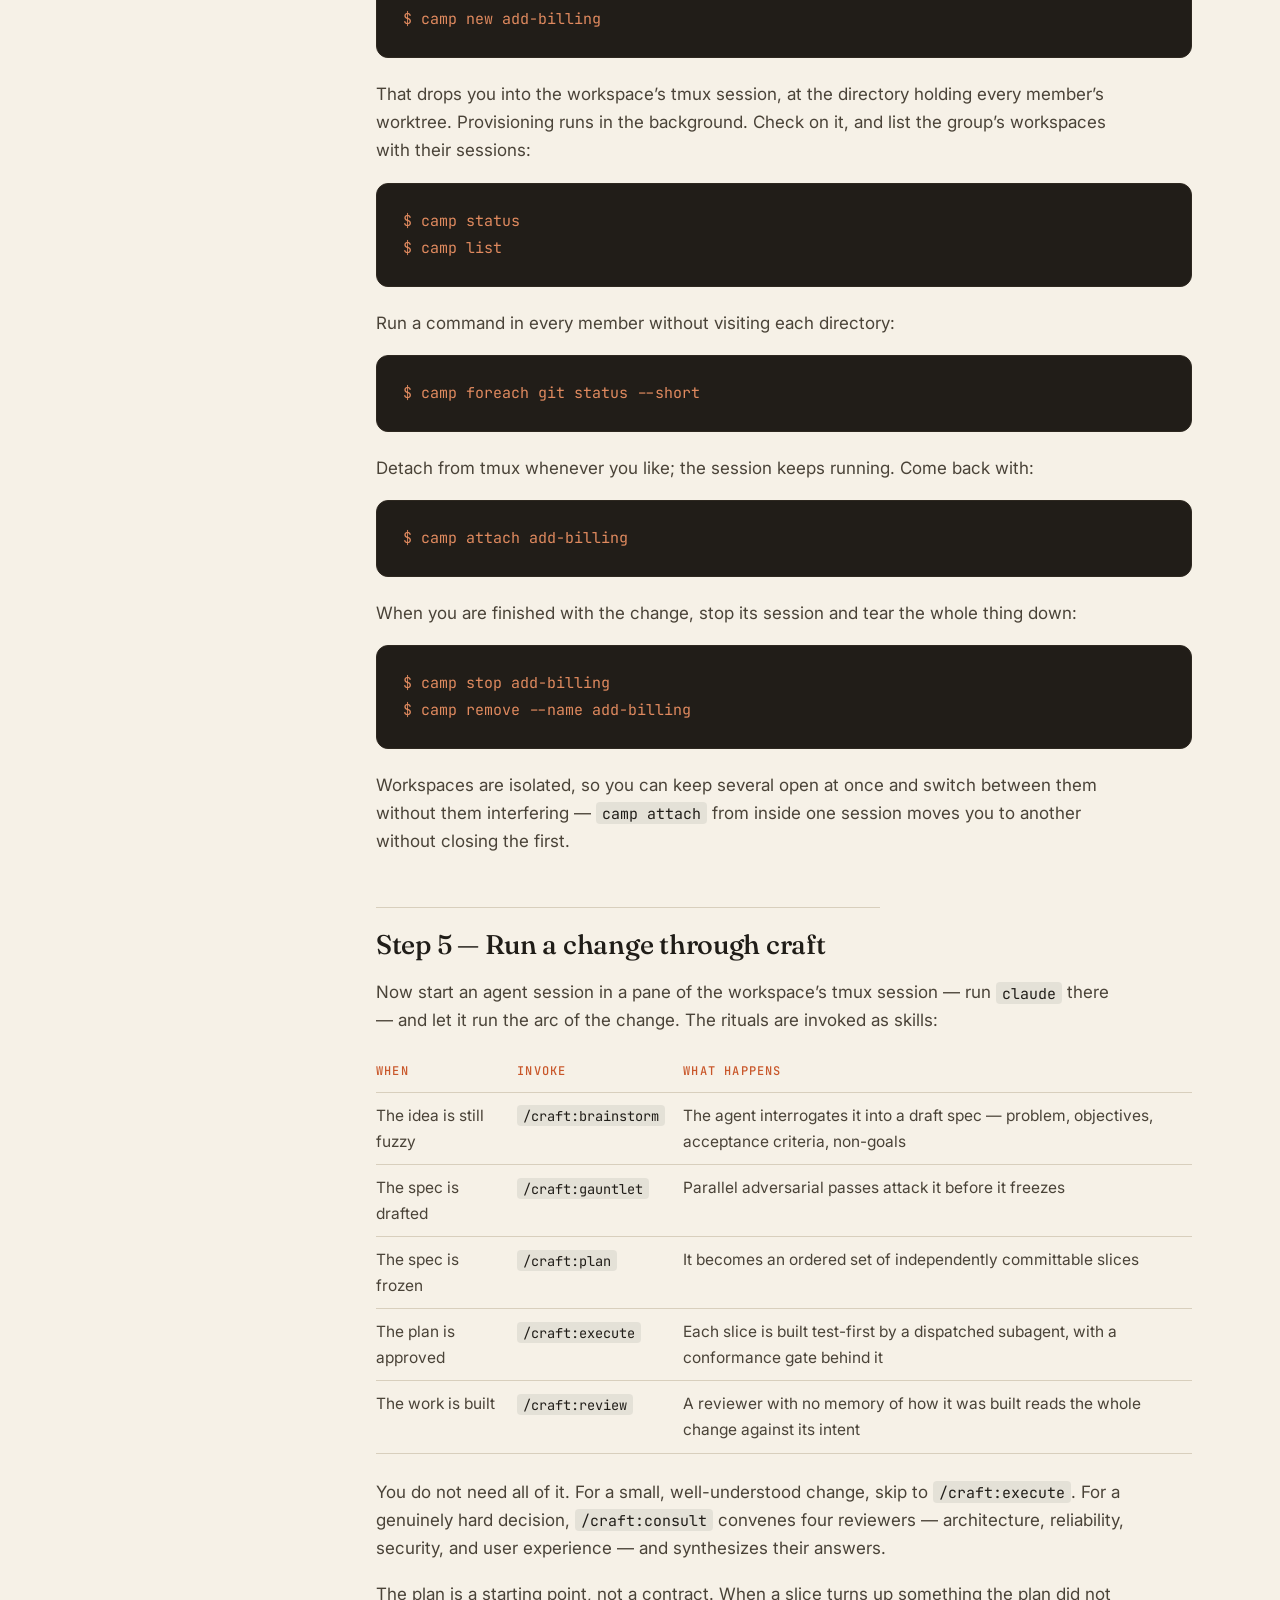
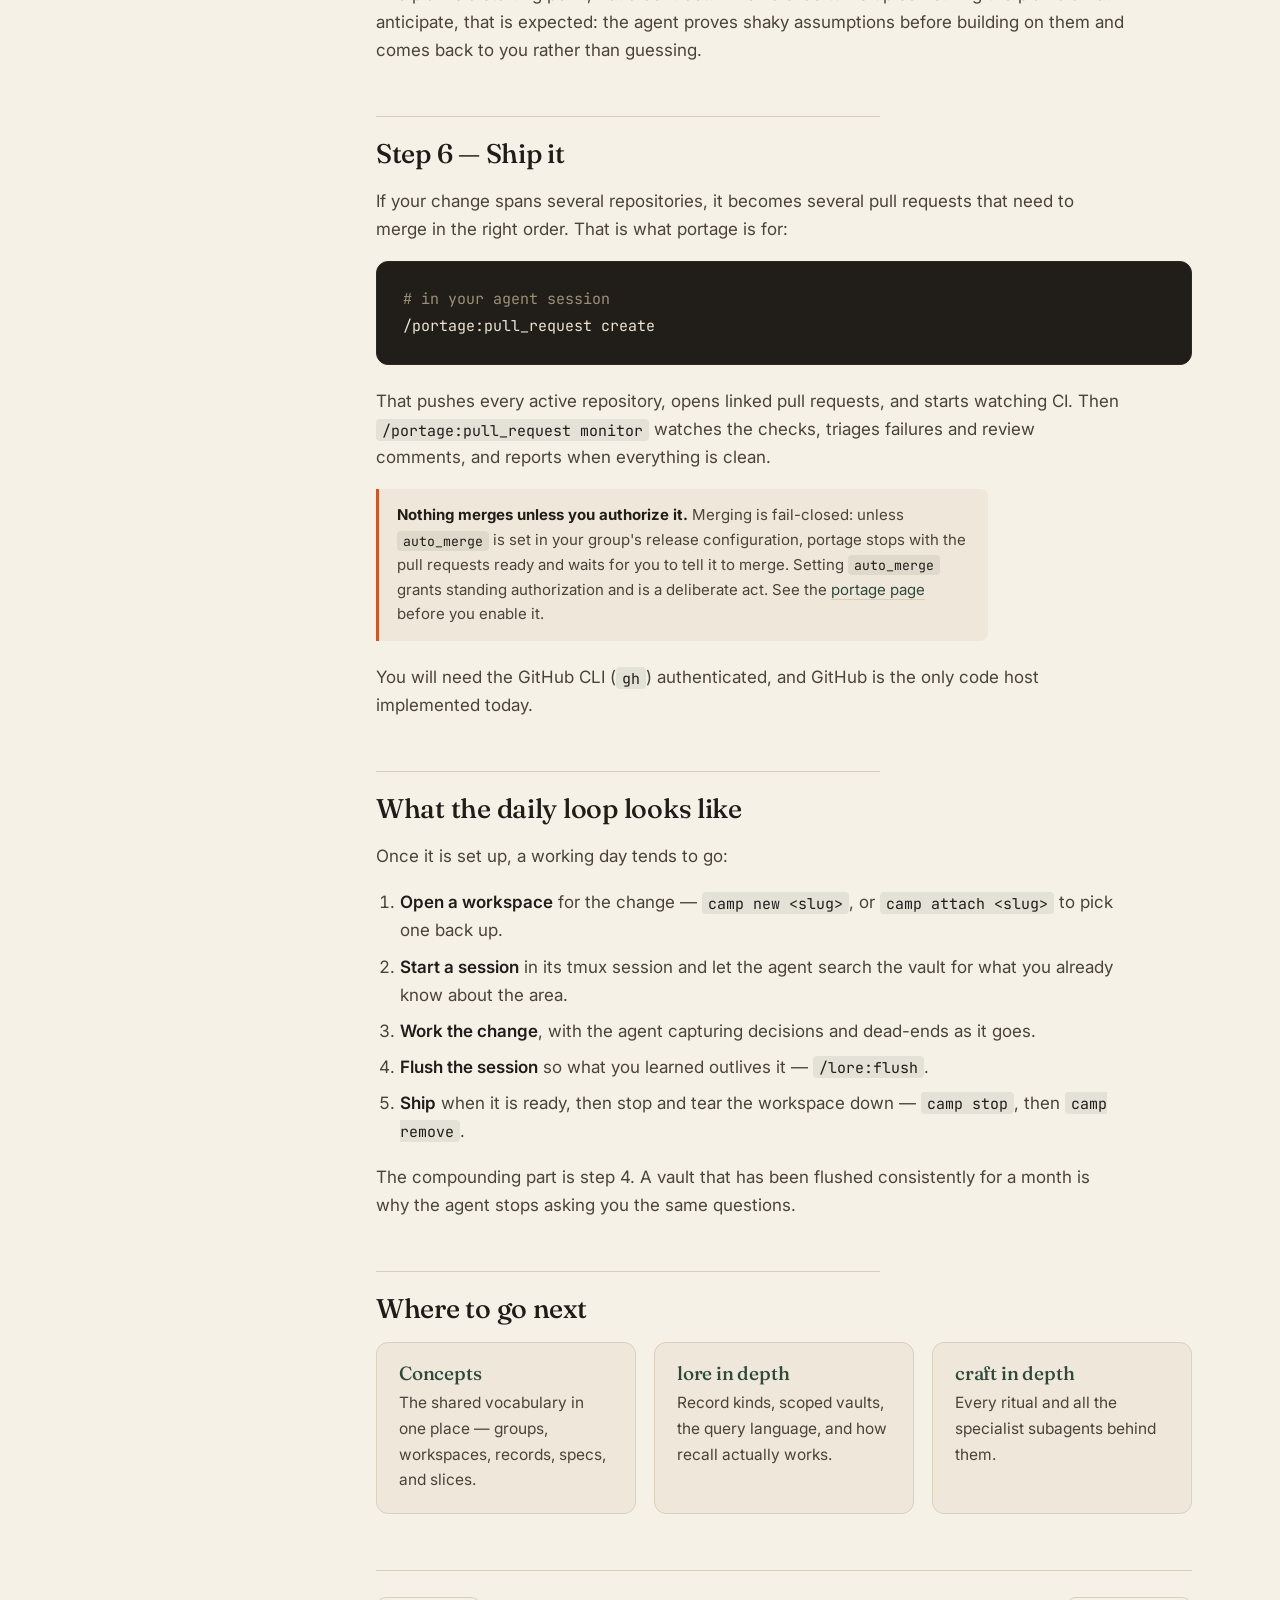
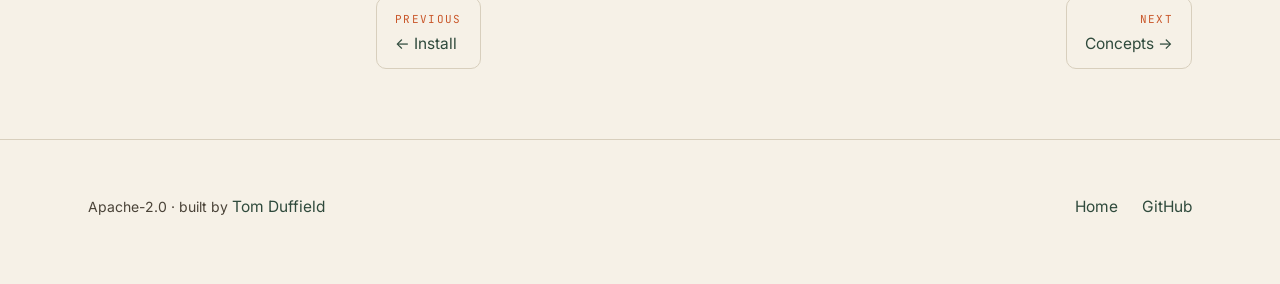
<file: docs/quickstart.html>
<!DOCTYPE html>
<html lang="en">
<head>
  <meta charset="utf-8" />
  <meta name="viewport" content="width=device-width, initial-scale=1" />
  <title>Trailhead quickstart</title>
  <meta name="description" content="Your first hour with Trailhead: verify the install, capture your first memory, define a group, open a workspace, and run a change end to end." />
  <link rel="preconnect" href="https://fonts.googleapis.com" />
  <link rel="preconnect" href="https://fonts.gstatic.com" crossorigin />
  <link href="https://fonts.googleapis.com/css2?family=Fraunces:opsz,wght@9..144,400;9..144,500;9..144,600&family=Inter:wght@400;500;600&family=JetBrains+Mono:wght@400;500&display=swap" rel="stylesheet" />
  <link rel="stylesheet" href="../assets/site.css" />
</head>
<body>

  <div class="topbar">
    <div class="topbar-inner">
      <a class="wordmark" href="../index.html"><span class="blaze-mark"></span> trailhead</a>
      <nav>
        <a href="index.html" class="current">Docs</a>
        <a href="../index.html#tools">Tools</a>
        <a href="https://github.com/trailhead-ai/trailhead">GitHub</a>
      </nav>
    </div>
  </div>

  <div class="docs-shell">
    <aside class="docs-nav">
      <h4>Getting started</h4>
      <ul>
        <li><a href="index.html">Overview</a></li>
        <li><a href="install.html">Install</a></li>
        <li><a href="quickstart.html" class="current">Quickstart</a></li>
        <li><a href="concepts.html">Concepts</a></li>
      </ul>
      <h4>Plugins</h4>
      <ul>
        <li><a href="lore.html">lore &mdash; memory</a></li>
        <li><a href="camp.html">camp &mdash; workspaces</a></li>
        <li><a href="craft.html">craft &mdash; process</a></li>
        <li><a href="portage.html">portage &mdash; shipping</a></li>
        <li><a href="outpost.html">outpost &mdash; cockpit</a></li>
      </ul>
    </aside>

    <main class="docs-main">
      <p class="eyebrow">Getting started</p>
      <h1>Quickstart</h1>
      <p class="lede">This walks through your first hour: confirming the install, capturing your first memory, defining a group, opening a workspace, and running a change through to a pull request. Adopt as much or as little of it as you like &mdash; the first two steps are worth doing on their own.</p>

      <p>Before you start, work through the <a href="install.html">installation guide</a>, add the <code>shellenv</code> line to your shell profile, restart your shell, and start a fresh agent session.</p>

      <h2>Step 1 &mdash; Confirm the install</h2>
      <p>Two checks. First, that the plugins and CLIs are wired up:</p>

<pre><span class="p">$ trailhead doctor</span></pre>

      <p>You want to see your harness listed with the plugins you installed, each CLI resolving to a path inside the shim directory, and a last line that reads <code>HOST READY</code>. If it reads <code>HOST NOT READY</code>, every item marked <code>[missing]</code> prints the one-line command that fixes it &mdash; run those and check again. Then confirm the memory vault exists and is healthy:</p>

<pre><span class="p">$ lore status</span>
<span class="p">$ lore vault ls</span></pre>

      <p>The installer creates a <code>default</code> vault as a git repository, and registers <code>core</code>, a read-only vault of trailhead&rsquo;s own records. If <code>lore vault ls</code> shows <code>default</code>, memory is ready to use.</p>

      <h2>Step 2 &mdash; Capture your first memory</h2>
      <p>This is the highest-value thing to adopt first, and it works no matter what else you install.</p>
      <p>Memory is meant to be captured by the agent as you work, not typed up by you afterwards. In a session, when you settle something worth keeping &mdash; a decision, a gotcha, a dead-end &mdash; tell the agent to record it:</p>

<pre><span class="c"># in your agent session</span>
Record that we chose cursor-based pagination over offset because
the offset query degrades past about 50k rows.</pre>

      <p>The agent captures that against the current session as a <strong>candidate</strong>. Candidates are cheap and liberal by design &mdash; the judgment about what deserves to last happens later. At the end of the session, or whenever you like, promote them:</p>

<pre><span class="c"># in your agent session</span>
/lore:flush</pre>

      <p>That reviews the outstanding candidates, writes the ones worth keeping as durable records, and marks the session clean. Now search them back:</p>

<pre><span class="p">$ lore search 'pagination'</span>
<span class="p">$ lore search 'kind:decision'</span>
<span class="p">$ lore search 'kind:lesson and pagination'</span></pre>

      <p>The query language is a small subset of KQL: bare words do full-text search, <code>field:value</code> filters, and you can combine terms with <code>and</code>, <code>or</code>, and <code>not</code>. Add <code>--limit</code> to widen the default of 20 results.</p>

      <div class="note">
        <strong>Write to the vault through the CLI, never by editing files.</strong> The installer wires in a guardrail that blocks direct edits to vault files, because hand-edited records break the index and the record contract. This is deliberate, not an obstacle to route around.
      </div>

      <p>That is the whole loop: capture liberally while working, flush at the end, search before deciding. If you stop here, you already have the thing most agent setups are missing.</p>

      <h2>Step 3 &mdash; Define a group</h2>
      <p>A <strong>group</strong> is the set of repositories you work on together. Author one with a member per repository:</p>

<pre><span class="p">$ camp group myproduct \</span>
<span class="p">    --member api=~/code/myproduct-api \</span>
<span class="p">    --member web=~/code/myproduct-web \</span>
<span class="p">    --member infra=~/code/myproduct-infra</span></pre>

      <p>That writes <code>~/.config/camp/groups/myproduct.toml</code> and wires session hooks into each member repository. If you would rather start from a commented template and fill it in by hand:</p>

<pre><span class="p">$ camp group myproduct --scaffold</span></pre>

      <p>Edit the stub, then run <code>camp group myproduct</code> to wire the session hooks. Two things to know: each repository belongs to exactly one group, and authoring a group from <code>--member</code> flags refuses to overwrite an existing config unless you pass <code>--force</code>.</p>

      <div class="note">
        Working in a single repository? A group of one is fine, and still gets you workspaces and scoped memory. You can add members later by editing the TOML.
      </div>

      <h2>Step 4 &mdash; Open a workspace</h2>
      <p>A <strong>workspace</strong> cuts a git worktree in every member repository, all on a matching branch, provisions each one, and gives the whole thing its own tmux session. Create it with a slug describing the change:</p>

<pre><span class="p">$ camp new add-billing</span></pre>

      <p>That drops you into the workspace&rsquo;s tmux session, at the directory holding every member&rsquo;s worktree. Provisioning runs in the background. Check on it, and list the group&rsquo;s workspaces with their sessions:</p>

<pre><span class="p">$ camp status</span>
<span class="p">$ camp list</span></pre>

      <p>Run a command in every member without visiting each directory:</p>

<pre><span class="p">$ camp foreach git status --short</span></pre>

      <p>Detach from tmux whenever you like; the session keeps running. Come back with:</p>

<pre><span class="p">$ camp attach add-billing</span></pre>

      <p>When you are finished with the change, stop its session and tear the whole thing down:</p>

<pre><span class="p">$ camp stop add-billing</span>
<span class="p">$ camp remove --name add-billing</span></pre>

      <p>Workspaces are isolated, so you can keep several open at once and switch between them without them interfering &mdash; <code>camp attach</code> from inside one session moves you to another without closing the first.</p>

      <h2>Step 5 &mdash; Run a change through craft</h2>
      <p>Now start an agent session in a pane of the workspace&rsquo;s tmux session &mdash; run <code>claude</code> there &mdash; and let it run the arc of the change. The rituals are invoked as skills:</p>

      <div class="table-scroll">
        <table>
          <thead><tr><th>When</th><th>Invoke</th><th>What happens</th></tr></thead>
          <tbody>
            <tr><td>The idea is still fuzzy</td><td><code>/craft:brainstorm</code></td><td>The agent interrogates it into a draft spec &mdash; problem, objectives, acceptance criteria, non-goals</td></tr>
            <tr><td>The spec is drafted</td><td><code>/craft:gauntlet</code></td><td>Parallel adversarial passes attack it before it freezes</td></tr>
            <tr><td>The spec is frozen</td><td><code>/craft:plan</code></td><td>It becomes an ordered set of independently committable slices</td></tr>
            <tr><td>The plan is approved</td><td><code>/craft:execute</code></td><td>Each slice is built test-first by a dispatched subagent, with a conformance gate behind it</td></tr>
            <tr><td>The work is built</td><td><code>/craft:review</code></td><td>A reviewer with no memory of how it was built reads the whole change against its intent</td></tr>
          </tbody>
        </table>
      </div>

      <p>You do not need all of it. For a small, well-understood change, skip to <code>/craft:execute</code>. For a genuinely hard decision, <code>/craft:consult</code> convenes four reviewers &mdash; architecture, reliability, security, and user experience &mdash; and synthesizes their answers.</p>

      <p>The plan is a starting point, not a contract. When a slice turns up something the plan did not anticipate, that is expected: the agent proves shaky assumptions before building on them and comes back to you rather than guessing.</p>

      <h2>Step 6 &mdash; Ship it</h2>
      <p>If your change spans several repositories, it becomes several pull requests that need to merge in the right order. That is what portage is for:</p>

<pre><span class="c"># in your agent session</span>
/portage:pull_request create</pre>

      <p>That pushes every active repository, opens linked pull requests, and starts watching CI. Then <code>/portage:pull_request monitor</code> watches the checks, triages failures and review comments, and reports when everything is clean.</p>

      <div class="note">
        <strong>Nothing merges unless you authorize it.</strong> Merging is fail-closed: unless <code>auto_merge</code> is set in your group's release configuration, portage stops with the pull requests ready and waits for you to tell it to merge. Setting <code>auto_merge</code> grants standing authorization and is a deliberate act. See the <a href="portage.html">portage page</a> before you enable it.
      </div>

      <p>You will need the GitHub CLI (<code>gh</code>) authenticated, and GitHub is the only code host implemented today.</p>

      <h2>What the daily loop looks like</h2>
      <p>Once it is set up, a working day tends to go:</p>
      <ol>
        <li><strong>Open a workspace</strong> for the change &mdash; <code>camp new &lt;slug&gt;</code>, or <code>camp attach &lt;slug&gt;</code> to pick one back up.</li>
        <li><strong>Start a session</strong> in its tmux session and let the agent search the vault for what you already know about the area.</li>
        <li><strong>Work the change</strong>, with the agent capturing decisions and dead-ends as it goes.</li>
        <li><strong>Flush the session</strong> so what you learned outlives it &mdash; <code>/lore:flush</code>.</li>
        <li><strong>Ship</strong> when it is ready, then stop and tear the workspace down &mdash; <code>camp stop</code>, then <code>camp remove</code>.</li>
      </ol>
      <p>The compounding part is step 4. A vault that has been flushed consistently for a month is why the agent stops asking you the same questions.</p>

      <h2>Where to go next</h2>
      <div class="card-grid">
        <a class="card" href="concepts.html">
          <h3>Concepts</h3>
          <p>The shared vocabulary in one place &mdash; groups, workspaces, records, specs, and slices.</p>
        </a>
        <a class="card" href="lore.html">
          <h3>lore in depth</h3>
          <p>Record kinds, scoped vaults, the query language, and how recall actually works.</p>
        </a>
        <a class="card" href="craft.html">
          <h3>craft in depth</h3>
          <p>Every ritual and all the specialist subagents behind them.</p>
        </a>
      </div>

      <div class="pager">
        <a class="prev" href="install.html"><span class="dir">Previous</span> &larr; Install</a>
        <a class="next" href="concepts.html"><span class="dir">Next</span> Concepts &rarr;</a>
      </div>
    </main>
  </div>

  <footer class="docs-foot">
    <div class="wrap footer-row">
      <span class="fine">Apache-2.0 &middot; built by <a href="https://tomduffield.com">Tom Duffield</a></span>
      <span class="links">
        <a href="../index.html">Home</a>
        <a href="https://github.com/trailhead-ai/trailhead">GitHub</a>
      </span>
    </div>
  </footer>

</body>
</html>
</file>
<file: assets/site.css>
/* ------------------------------------------------------------------
   trailhead — shared stylesheet
   Single source of truth for the design tokens and components used by
   the landing page (/index.html) and the docs tree (/docs/*.html).
   No build step: this file is served as-is by GitHub Pages.
   ------------------------------------------------------------------ */

:root {
  --paper: #f6f1e7;
  --paper-2: #efe8da;
  --ink: #201d18;
  --ink-soft: #4a4338;
  --pine: #2f4a3c;
  --pine-soft: #3d5a4a;
  --blaze: #c9572a;
  --blaze-soft: #e08a5f;
  --line: #d8cfbd;
  --maxw: 820px;
}

* { box-sizing: border-box; }

html { scroll-behavior: smooth; }

body {
  margin: 0;
  background: var(--paper);
  color: var(--ink);
  font-family: 'Inter', -apple-system, BlinkMacSystemFont, 'Segoe UI', sans-serif;
  font-size: 18px;
  line-height: 1.65;
  -webkit-font-smoothing: antialiased;
}

.wrap {
  max-width: var(--maxw);
  margin: 0 auto;
  padding: 0 28px;
}

h1, h2, h3 {
  font-family: 'Fraunces', Georgia, 'Times New Roman', serif;
  font-weight: 500;
  line-height: 1.12;
  letter-spacing: -0.01em;
  color: var(--ink);
}

a { color: var(--pine); text-decoration: none; border-bottom: 1px solid var(--line); transition: color .15s, border-color .15s; }
a:hover { color: var(--blaze); border-color: var(--blaze-soft); }

code, pre { font-family: 'JetBrains Mono', ui-monospace, 'SF Mono', Menlo, monospace; }

/* ---------- wordmark ---------- */
.wordmark {
  display: inline-flex;
  align-items: center;
  gap: 12px;
  font-family: 'Fraunces', serif;
  font-weight: 600;
  font-size: 22px;
  letter-spacing: 0.02em;
  color: var(--pine);
  border: none;
}
.wordmark .blaze-mark {
  width: 14px; height: 14px;
  background: var(--blaze);
  border-radius: 2px;
  transform: rotate(45deg);
  box-shadow: 0 0 0 4px rgba(201,87,42,0.14);
}

/* ---------- hero ---------- */
.hero {
  position: relative;
  overflow: hidden;
  border-bottom: 1px solid var(--line);
  background: linear-gradient(180deg, var(--paper-2) 0%, var(--paper) 100%);
}
.hero svg.topo {
  position: absolute;
  inset: 0;
  width: 100%;
  height: 100%;
  opacity: 0.5;
  pointer-events: none;
}
.hero-inner {
  position: relative;
  padding: 96px 0 84px;
}
.hero .wordmark { margin-bottom: 56px; }
.hero h1 {
  font-size: clamp(38px, 6.2vw, 62px);
  margin: 0 0 24px;
  max-width: 14ch;
}
.hero .lede {
  font-size: clamp(19px, 2.4vw, 23px);
  color: var(--ink-soft);
  max-width: 56ch;
  margin: 0 0 36px;
}
.hero .lede strong { color: var(--ink); font-weight: 600; }
.cta-row { display: flex; flex-wrap: wrap; gap: 14px; align-items: center; }
.btn {
  display: inline-block;
  padding: 12px 22px;
  border-radius: 8px;
  border: 1px solid transparent;
  font-weight: 500;
  font-size: 16px;
}
.btn-primary { background: var(--pine); color: var(--paper); }
.btn-primary:hover { background: var(--pine-soft); color: var(--paper); border-color: transparent; }
.btn-ghost { border-color: var(--line); color: var(--ink); }
.btn-ghost:hover { border-color: var(--blaze-soft); color: var(--blaze); }
.meta-line { margin-top: 28px; font-size: 14.5px; color: var(--ink-soft); letter-spacing: 0.01em; }

/* ---------- sections ---------- */
section { padding: 76px 0; border-bottom: 1px solid var(--line); }
.eyebrow {
  font-family: 'JetBrains Mono', monospace;
  font-size: 12.5px;
  letter-spacing: 0.16em;
  text-transform: uppercase;
  color: var(--blaze);
  margin: 0 0 18px;
}
section h2 { font-size: clamp(28px, 4vw, 38px); margin: 0 0 26px; max-width: 22ch; }
.prose p { color: var(--ink-soft); max-width: 60ch; margin: 0 0 20px; }
.prose p strong { color: var(--ink); font-weight: 600; }
.prose p:last-child { margin-bottom: 0; }

/* ---------- tool cards ---------- */
.tools { display: grid; gap: 22px; margin-top: 8px; }
.tool {
  background: var(--paper-2);
  border: 1px solid var(--line);
  border-radius: 14px;
  padding: 30px 30px 28px;
  position: relative;
}
.tool-head { display: flex; align-items: center; gap: 14px; flex-wrap: wrap; margin-bottom: 14px; }
.tool-head h3 { font-size: 27px; margin: 0; color: var(--pine); }
.tool-gap {
  font-family: 'JetBrains Mono', monospace;
  font-size: 12px;
  letter-spacing: 0.12em;
  text-transform: uppercase;
  color: var(--blaze);
  background: rgba(201,87,42,0.10);
  padding: 4px 10px;
  border-radius: 999px;
}
.tool p { margin: 0 0 14px; color: var(--ink-soft); font-size: 16.5px; }
.tool p:last-child { margin-bottom: 0; }
.tool .repo-link { font-size: 15px; }

/* ---------- q&a (numbered questions) ---------- */
.qa { margin-top: 6px; display: grid; gap: 30px; }
.qa-item { display: grid; grid-template-columns: 2.4rem 1fr; gap: 20px; align-items: start; }
.qa-num {
  font-family: 'Fraunces', Georgia, serif;
  font-weight: 600;
  font-size: 30px;
  line-height: 1.1;
  color: var(--blaze);
}
.qa-body h3 { font-size: 22px; margin: 0 0 8px; color: var(--ink); }
.qa-body p { margin: 0; color: var(--ink-soft); font-size: 16.5px; max-width: 60ch; }
.qa-body p strong { color: var(--pine); font-weight: 600; }
@media (max-width: 560px) { .qa-item { grid-template-columns: 1.8rem 1fr; gap: 14px; } }

/* ---------- code ---------- */
pre {
  background: #211d18;
  color: #ece4d4;
  border-radius: 12px;
  padding: 24px 26px;
  overflow-x: auto;
  font-size: 15px;
  line-height: 1.8;
  margin: 0 0 22px;
  border: 1px solid #2e2820;
}
pre .c { color: #9c8f78; }           /* comment */
pre .p { color: var(--blaze-soft); } /* prompt / command head */
.note {
  font-size: 15px;
  color: var(--ink-soft);
  background: var(--paper-2);
  border-left: 3px solid var(--blaze);
  border-radius: 0 8px 8px 0;
  padding: 14px 18px;
  max-width: 62ch;
}
.note code { color: var(--ink); background: rgba(0,0,0,0.05); padding: 1px 5px; border-radius: 4px; }

/* ---------- faq ---------- */
.faq { margin-top: 10px; border-top: 1px solid var(--line); }
.faq details { border-bottom: 1px solid var(--line); }
.faq summary {
  list-style: none;
  cursor: pointer;
  padding: 22px 2px;
  display: flex;
  align-items: center;
  justify-content: space-between;
  gap: 24px;
  font-family: 'Fraunces', Georgia, serif;
  font-size: 21px;
  font-weight: 500;
  color: var(--ink);
  transition: color .15s;
}
.faq summary::-webkit-details-marker { display: none; }
.faq summary:hover { color: var(--pine); }
.faq summary .chev {
  flex: none;
  font-family: 'Inter', sans-serif;
  font-weight: 400;
  font-size: 26px;
  line-height: 1;
  color: var(--blaze);
  transition: transform .2s ease;
}
.faq details[open] summary .chev { transform: rotate(45deg); }
.faq .answer {
  padding: 0 2px 26px;
  max-width: 64ch;
  color: var(--ink-soft);
  font-size: 16.5px;
}
.faq .answer p { margin: 0 0 14px; }
.faq .answer p:last-child { margin: 0; }
.faq .answer a { color: var(--pine); }

/* ---------- footer ---------- */
footer { padding: 54px 0 64px; }
.footer-row { display: flex; flex-wrap: wrap; gap: 10px 28px; align-items: center; justify-content: space-between; }
footer .links { display: flex; gap: 24px; flex-wrap: wrap; }
footer a { border: none; font-size: 15.5px; }
footer .fine { font-size: 14px; color: var(--ink-soft); }

@media (max-width: 560px) {
  body { font-size: 17px; }
  .hero-inner { padding: 64px 0 60px; }
  .hero .wordmark { margin-bottom: 40px; }
  section { padding: 56px 0; }
}

/* ==================================================================
   DOCS
   Layout and typography for the /docs/ tree. The landing page does
   not use anything below this line.
   ================================================================== */

.topbar {
  border-bottom: 1px solid var(--line);
  background: var(--paper-2);
  position: sticky;
  top: 0;
  z-index: 20;
}
.topbar-inner {
  max-width: 1160px;
  margin: 0 auto;
  padding: 14px 28px;
  display: flex;
  align-items: center;
  justify-content: space-between;
  gap: 20px;
}
.topbar .wordmark { font-size: 19px; }
.topbar nav { display: flex; gap: 22px; align-items: center; flex-wrap: wrap; }
.topbar nav a {
  border: none;
  font-size: 15px;
  color: var(--ink-soft);
}
.topbar nav a:hover { color: var(--blaze); }
.topbar nav a.current { color: var(--pine); font-weight: 600; }

.docs-shell {
  max-width: 1160px;
  margin: 0 auto;
  padding: 0 28px;
  display: grid;
  grid-template-columns: 232px minmax(0, 1fr);
  gap: 56px;
  align-items: start;
}

/* ---------- sidebar ---------- */
.docs-nav {
  position: sticky;
  top: 74px;
  padding: 44px 0 60px;
  font-size: 15px;
  max-height: calc(100vh - 74px);
  overflow-y: auto;
}
.docs-nav h4 {
  font-family: 'JetBrains Mono', monospace;
  font-size: 11.5px;
  font-weight: 500;
  letter-spacing: 0.14em;
  text-transform: uppercase;
  color: var(--blaze);
  margin: 0 0 10px;
}
.docs-nav h4 + ul { margin-bottom: 28px; }
.docs-nav ul { list-style: none; margin: 0; padding: 0; }
.docs-nav li { margin: 0 0 2px; }
.docs-nav a {
  display: block;
  border: none;
  padding: 4px 10px;
  margin-left: -10px;
  border-radius: 6px;
  color: var(--ink-soft);
  line-height: 1.45;
}
.docs-nav a:hover { color: var(--blaze); background: rgba(201,87,42,0.07); }
.docs-nav a.current {
  color: var(--pine);
  font-weight: 600;
  background: rgba(47,74,60,0.08);
}
.docs-nav code { font-size: 13.5px; }

/* ---------- docs main column ---------- */
.docs-main {
  padding: 44px 0 30px;
  min-width: 0;
}
.docs-main .eyebrow { margin-bottom: 14px; }
.docs-main h1 {
  font-size: clamp(32px, 4.6vw, 44px);
  margin: 0 0 20px;
  max-width: 20ch;
}
.docs-main h2 {
  font-size: 27px;
  margin: 52px 0 18px;
  padding-top: 22px;
  border-top: 1px solid var(--line);
  max-width: 28ch;
}
.docs-main h3 {
  font-size: 20.5px;
  margin: 34px 0 12px;
  color: var(--pine);
  max-width: 34ch;
}
.docs-main p { color: var(--ink-soft); max-width: 68ch; margin: 0 0 18px; font-size: 17px; }
.docs-main p strong, .docs-main li strong { color: var(--ink); font-weight: 600; }
.docs-main .lede {
  font-size: 20px;
  color: var(--ink-soft);
  max-width: 60ch;
  margin: 0 0 30px;
}
.docs-main ul, .docs-main ol {
  color: var(--ink-soft);
  max-width: 68ch;
  margin: 0 0 18px;
  padding-left: 24px;
  font-size: 17px;
}
.docs-main li { margin: 0 0 8px; }
.docs-main li > ul, .docs-main li > ol { margin: 8px 0 0; }
.docs-main :not(pre) > code {
  background: rgba(47,74,60,0.09);
  color: var(--ink);
  padding: 1.5px 6px;
  border-radius: 4px;
  font-size: 0.88em;
}
.docs-main pre { max-width: 100%; }
.docs-main .note { margin: 0 0 22px; max-width: 68ch; }
.docs-main .note strong { color: var(--ink); }
.docs-main hr { border: none; border-top: 1px solid var(--line); margin: 44px 0; }

/* ---------- docs tables ---------- */
.table-scroll { overflow-x: auto; margin: 0 0 24px; max-width: 100%; }
.docs-main table {
  border-collapse: collapse;
  font-size: 15.5px;
  min-width: 100%;
  color: var(--ink-soft);
}
.docs-main th, .docs-main td {
  text-align: left;
  padding: 10px 18px 10px 0;
  border-bottom: 1px solid var(--line);
  vertical-align: top;
}
.docs-main th {
  font-family: 'JetBrains Mono', monospace;
  font-size: 12px;
  letter-spacing: 0.1em;
  text-transform: uppercase;
  color: var(--blaze);
  font-weight: 500;
  white-space: nowrap;
  border-bottom-color: var(--line);
}
.docs-main td code { white-space: nowrap; }

/* ---------- docs index cards ---------- */
.card-grid {
  display: grid;
  grid-template-columns: repeat(auto-fit, minmax(240px, 1fr));
  gap: 18px;
  margin: 0 0 30px;
}
.card {
  display: block;
  border: 1px solid var(--line);
  background: var(--paper-2);
  border-radius: 12px;
  padding: 20px 22px;
  color: inherit;
}
.card:hover { border-color: var(--blaze-soft); background: #f2ebdd; }
.card h3 {
  margin: 0 0 6px;
  font-size: 19px;
  color: var(--pine);
}
.card p { margin: 0; font-size: 15.5px; color: var(--ink-soft); max-width: none; }

/* ---------- prev / next ---------- */
.pager {
  display: flex;
  flex-wrap: wrap;
  gap: 16px;
  justify-content: space-between;
  margin-top: 56px;
  padding-top: 26px;
  border-top: 1px solid var(--line);
}
.pager a {
  border: 1px solid var(--line);
  border-radius: 10px;
  padding: 12px 18px;
  font-size: 15.5px;
  max-width: 48%;
}
.pager a:hover { border-color: var(--blaze-soft); }
.pager .prev { text-align: left; }
.pager .dir {
  display: block;
  font-family: 'JetBrains Mono', monospace;
  font-size: 11px;
  letter-spacing: 0.12em;
  text-transform: uppercase;
  color: var(--blaze);
  margin-bottom: 3px;
}
.pager .next { margin-left: auto; text-align: right; }

.docs-foot {
  border-top: 1px solid var(--line);
  margin-top: 40px;
}
.docs-foot .wrap { max-width: 1160px; }

@media (max-width: 900px) {
  .docs-shell { grid-template-columns: 1fr; gap: 0; }
  .docs-nav {
    position: static;
    max-height: none;
    padding: 28px 0 0;
    border-bottom: 1px solid var(--line);
    padding-bottom: 24px;
  }
  .docs-nav h4 + ul { margin-bottom: 20px; }
  .docs-main { padding-top: 34px; }
  .pager a { max-width: 100%; }
}
</file>
